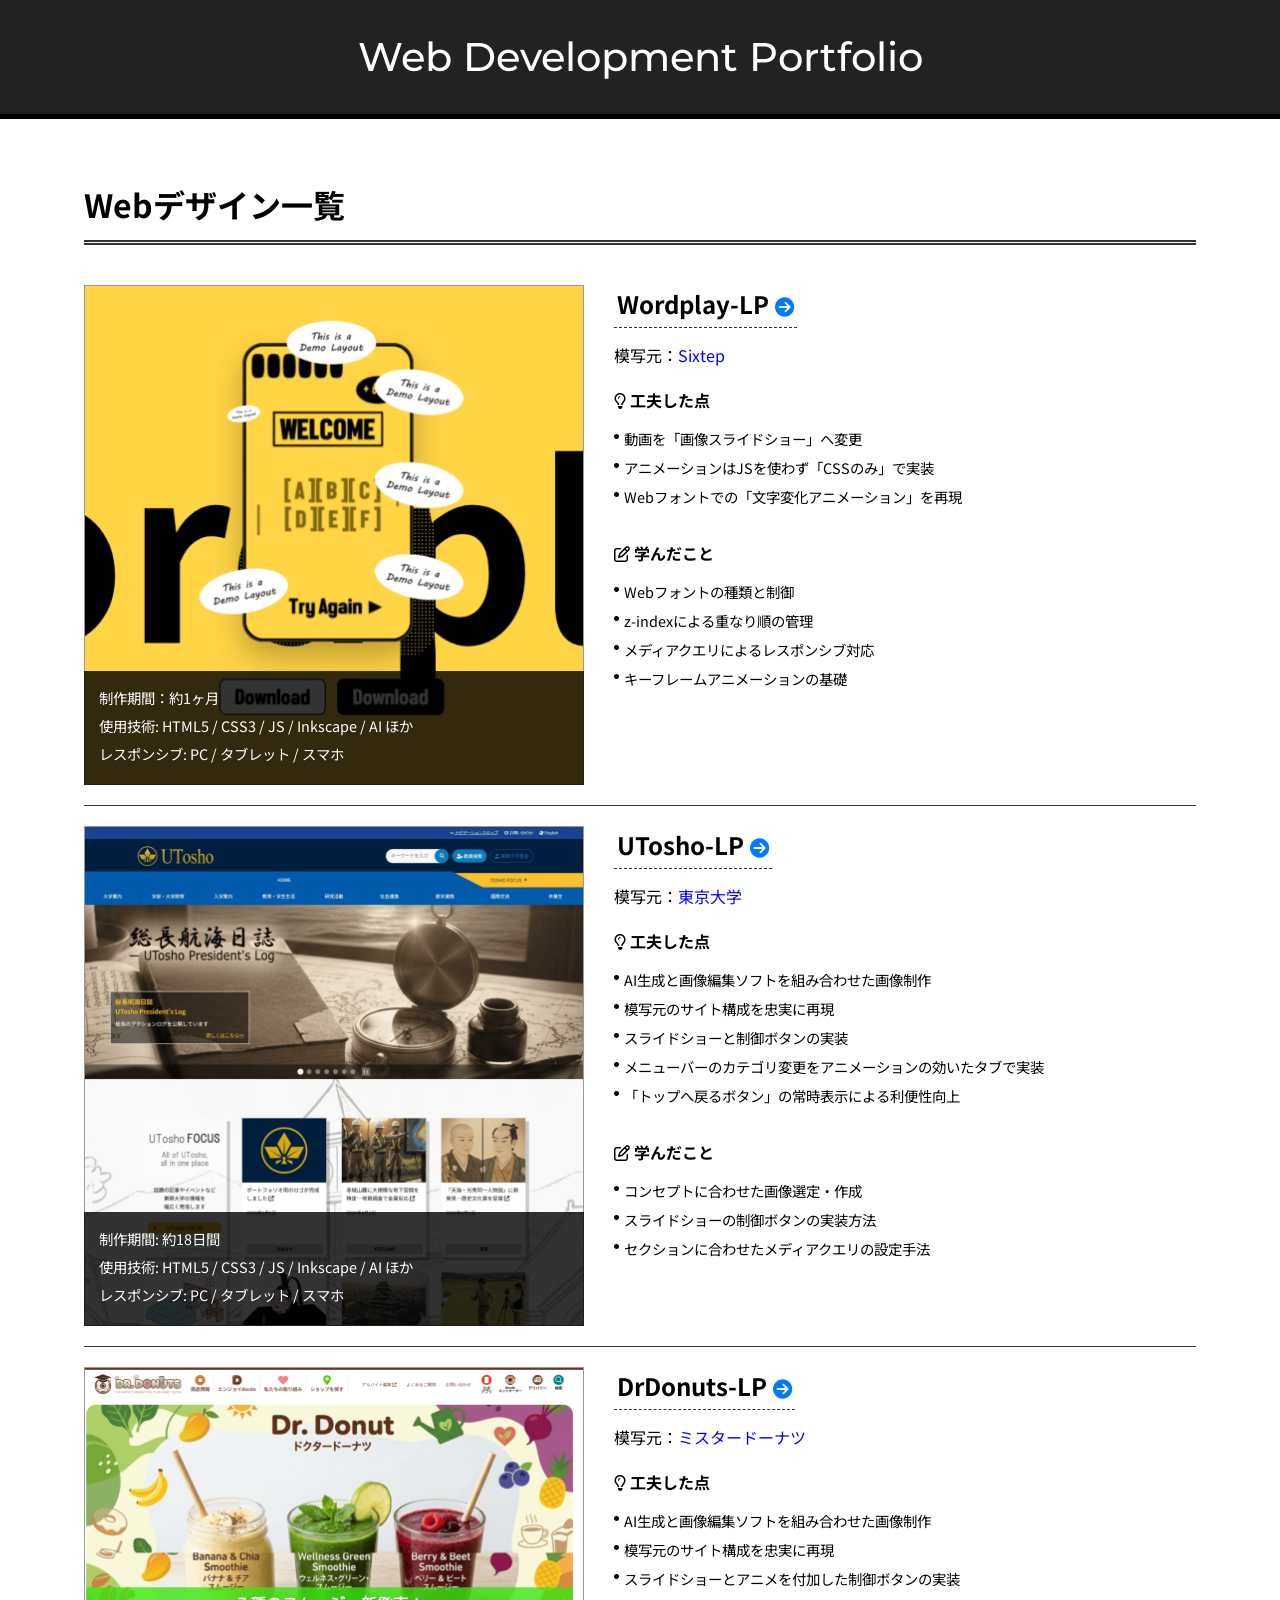
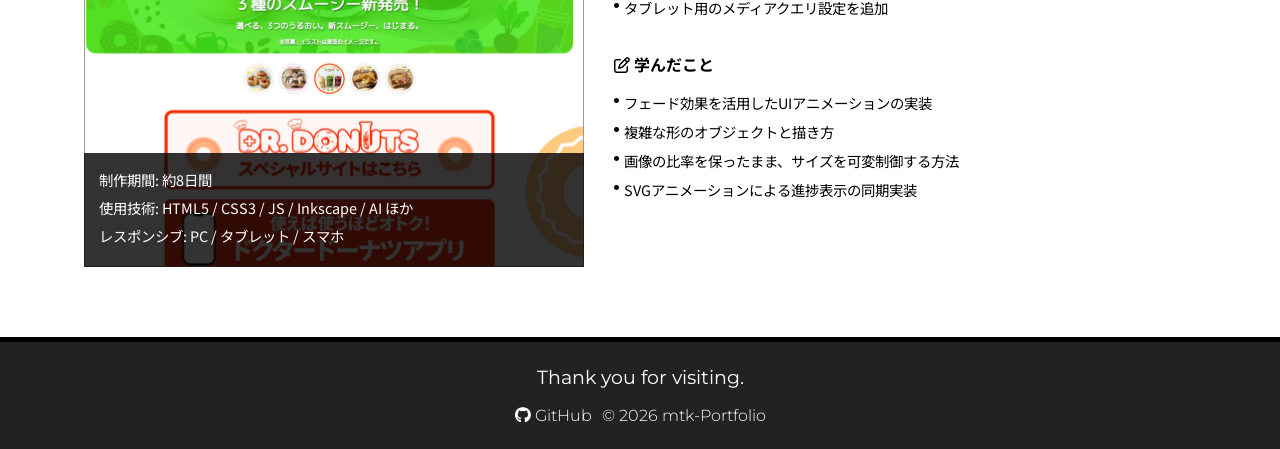
<file: index.html>
<!DOCTYPE html>
<html lang="ja">
<head>
  <meta charset="UTF-8" />
  <meta name="viewport" content="width=device-width, initial-scale=1.0" />
  <title>ポートフォリオ</title>
  <link rel="stylesheet" href="style.css">
  <!-- 
    <link rel="icon" type="image/png" href="img/favicon.png" sizes="180x180">
    <link rel="apple-touch-icon" href="img/favicon.png">
   -->
  <link rel="stylesheet" href="https://cdnjs.cloudflare.com/ajax/libs/font-awesome/6.5.1/css/all.min.css">
  <link href="https://fonts.googleapis.com/css2?family=Noto+Sans+JP:wght@100..900&display=swap" rel="stylesheet">
  <link href="https://fonts.googleapis.com/css2?family=Montserrat:wght@400;700&display=swap" rel="stylesheet">
</head>
<body>

  <header>
    <div class="header-inner">
      <h1 class="logo">Web Development Portfolio</h1>
    </div>
  </header>

  <main>
    <section  class="web-design">
      <h2>Webデザイン一覧</h2>
      <div class="web-design-container">
        <ul>


          <!-- 01．Wordplay-LP -->
          <li class="web-design-list">
            <div class="web-design-img-wrap">
              <a href="./lp01_wordplay/index.html">
                <img src="img/Wordplay-LP.png" alt="lp01_wordplay">
                <div class="web-design-info">
                  <p>制作期間：約1ヶ月</p>
                  <p>使用技術: HTML5 / CSS3 / JS / Inkscape / AI ほか</p>
                  <p>レスポンシブ: PC / タブレット / スマホ</p>
                </div>
              </a>
            </div>
            <div class="web-design-desc">
              <a href="./lp01_wordplay/index.html"><h3>Wordplay-LP</h3></a>
              <p>模写元：<a href="https://sixtep.com/" target="_blank" rel="noopener noreferrer" class="model-site">Sixtep</a></p>
              <h4><i class="far fa-lightbulb"></i>&nbsp;工夫した点</h4>
              <ul>
                <li>動画を「画像スライドショー」へ変更</li>
                <li>アニメーションはJSを使わず「CSSのみ」で実装</li>
                <li>Webフォントでの「文字変化アニメーション」を再現</li>
              </ul>
              <h4><i class="far fa-edit"></i>&nbsp;学んだこと</h4>
              <ul>
                <li>Webフォントの種類と制御</li>
                <li>z-indexによる重なり順の管理</li>
                <li>メディアクエリによるレスポンシブ対応</li>
                <li>キーフレームアニメーションの基礎</li>
              </ul>
            </div>
          </li>

        
          <!-- 02．UTosho-LP -->
          <li class="web-design-list">
            <div class="web-design-img-wrap">
              <a href="./lp02_UTosho/index.html">
                <img src="img/UTosho-LP.png" alt="lp02_UTosho">
                <div class="web-design-info">
                  <p>制作期間: 約18日間</p>
                  <p>使用技術: HTML5 / CSS3 / JS / Inkscape / AI ほか</p>
                  <p>レスポンシブ: PC / タブレット / スマホ</p>
                </div>
              </a>
            </div>
            <div class="web-design-desc">
              <a href="./lp02_UTosho/index.html"><h3>UTosho-LP</h3></a>
              <p>模写元：<a href="https://www.u-tokyo.ac.jp/" target="_blank" rel="noopener noreferrer" class="model-site">東京大学</a></p>
              <h4><i class="far fa-lightbulb"></i>&nbsp;工夫した点</h4>
              <ul>
                <li>AI生成と画像編集ソフトを組み合わせた画像制作</li>
                <li>模写元のサイト構成を忠実に再現</li>
                <li>スライドショーと制御ボタンの実装</li>
                <li>メニューバーのカテゴリ変更をアニメーションの効いたタブで実装</li>
                <li>「トップへ戻るボタン」の常時表示による利便性向上</li>
              </ul>
              <h4><i class="far fa-edit"></i>&nbsp;学んだこと</h4>
              <ul>
                <li>コンセプトに合わせた画像選定・作成</li>
                <li>スライドショーの制御ボタンの実装方法</li>
                <li>セクションに合わせたメディアクエリの設定手法</li>
              </ul>
            </div>
          </li>


          <!-- 03．DrDonuts-LP -->
          <li class="web-design-list">
            <div class="web-design-img-wrap">
              <a href="./lp03_DrDonuts/index.html">
                <img src="img/DrDonuts-LP.png" alt="lp03_DrDonuts">
                <div class="web-design-info">
                  <p>制作期間: 約8日間</p>
                  <p>使用技術: HTML5 / CSS3 / JS / Inkscape / AI ほか</p>
                  <p>レスポンシブ: PC / タブレット / スマホ</p>
                </div>
              </a>
            </div>
            <div class="web-design-desc">
              <a href="./lp03_DrDonuts/index.html"><h3>DrDonuts-LP</h3></a>
              <p>模写元：<a href="https://www.misterdonut.jp/" target="_blank" rel="noopener noreferrer" class="model-site">ミスタードーナツ</a></p>
              <h4><i class="far fa-lightbulb"></i>&nbsp;工夫した点</h4>
              <ul>
                <li>AI生成と画像編集ソフトを組み合わせた画像制作</li>
                <li>模写元のサイト構成を忠実に再現</li>
                <li>スライドショーとアニメを付加した制御ボタンの実装</li>
                <li>タブレット用のメディアクエリ設定を追加</li>
              </ul>
              <h4><i class="far fa-edit"></i>&nbsp;学んだこと</h4>
              <ul>
                <li>フェード効果を活用したUIアニメーションの実装</li>
                <li>複雑な形のオブジェクトと描き方</li>
                <li>画像の比率を保ったまま、サイズを可変制御する方法</li>
                <li>SVGアニメーションによる進捗表示の同期実装</li>
              </ul>
            </div>
          </li>

          
        </ul>
      </div>
    </section>
  </main>

  <footer>
    <div class="footer-inner">
      <p class="footer-msg">Thank you for visiting.</p>
      <div class="footer-links">
        <a href="https://github.com/mtk-portfolio" target="_blank" rel="noopener noreferrer">
          <i class="fab fa-github"></i> GitHub
        </a>
        <p class="copyright">&copy; 2026 mtk-Portfolio</p>
      </div>
    </div>
  </footer>

  <!-- トップに戻るボタン -->
   <div id="page-top" class="page-top">
    <a href="#"><i class="fa-solid fa-chevron-up"></i></a>
  </div>

  <script>
    // トップに戻るボタン
    const pageTopBtn = document.getElementById('page-top');
    window.addEventListener('scroll', () => {
      if (window.scrollY > 300) { // 300pxスクロールしたら表示
        pageTopBtn.classList.add('is-show');
      } else {
        pageTopBtn.classList.remove('is-show');
      }
    });
    // スムーズに上に戻る（今のブラウザならこれだけでOK）
    pageTopBtn.addEventListener('click', (e) => {
      e.preventDefault();
      window.scrollTo({
        top: 0,
        behavior: 'smooth'
      });
    });
  </script>
</body>
</html>
</file>
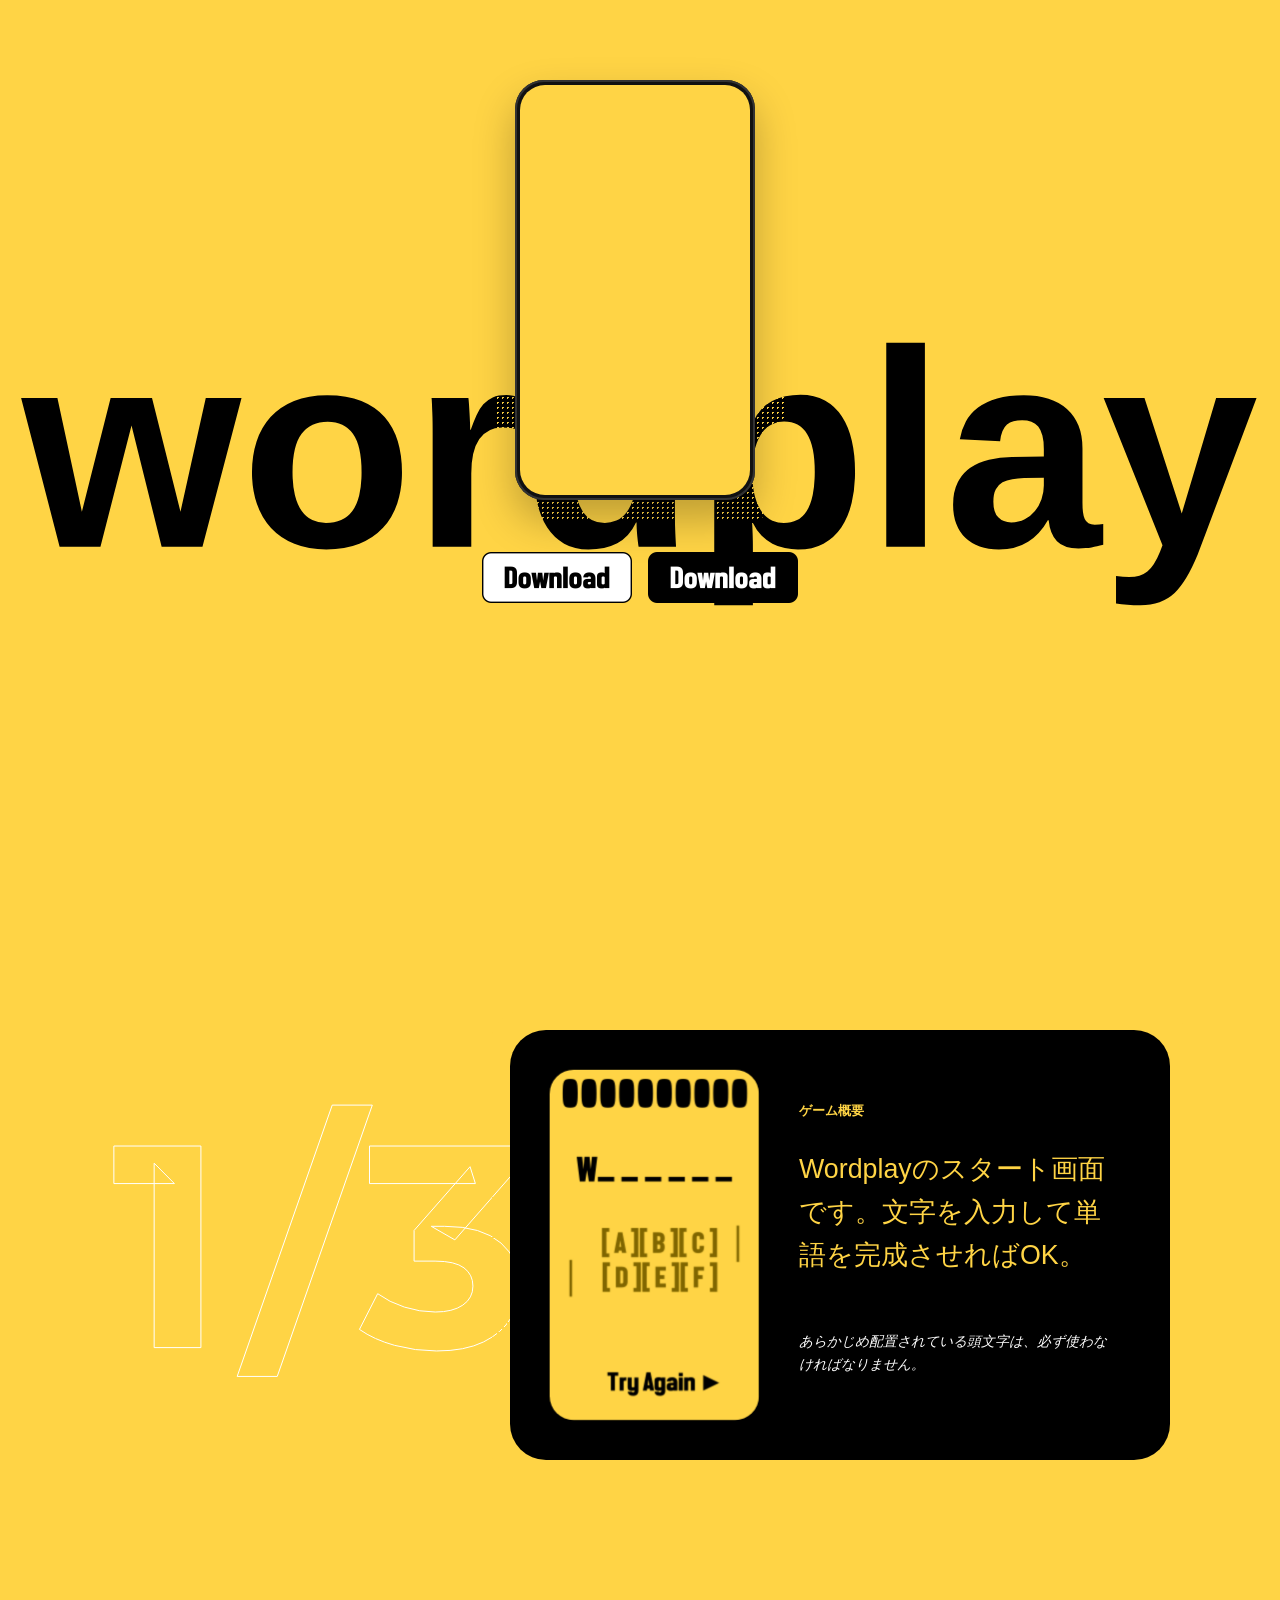
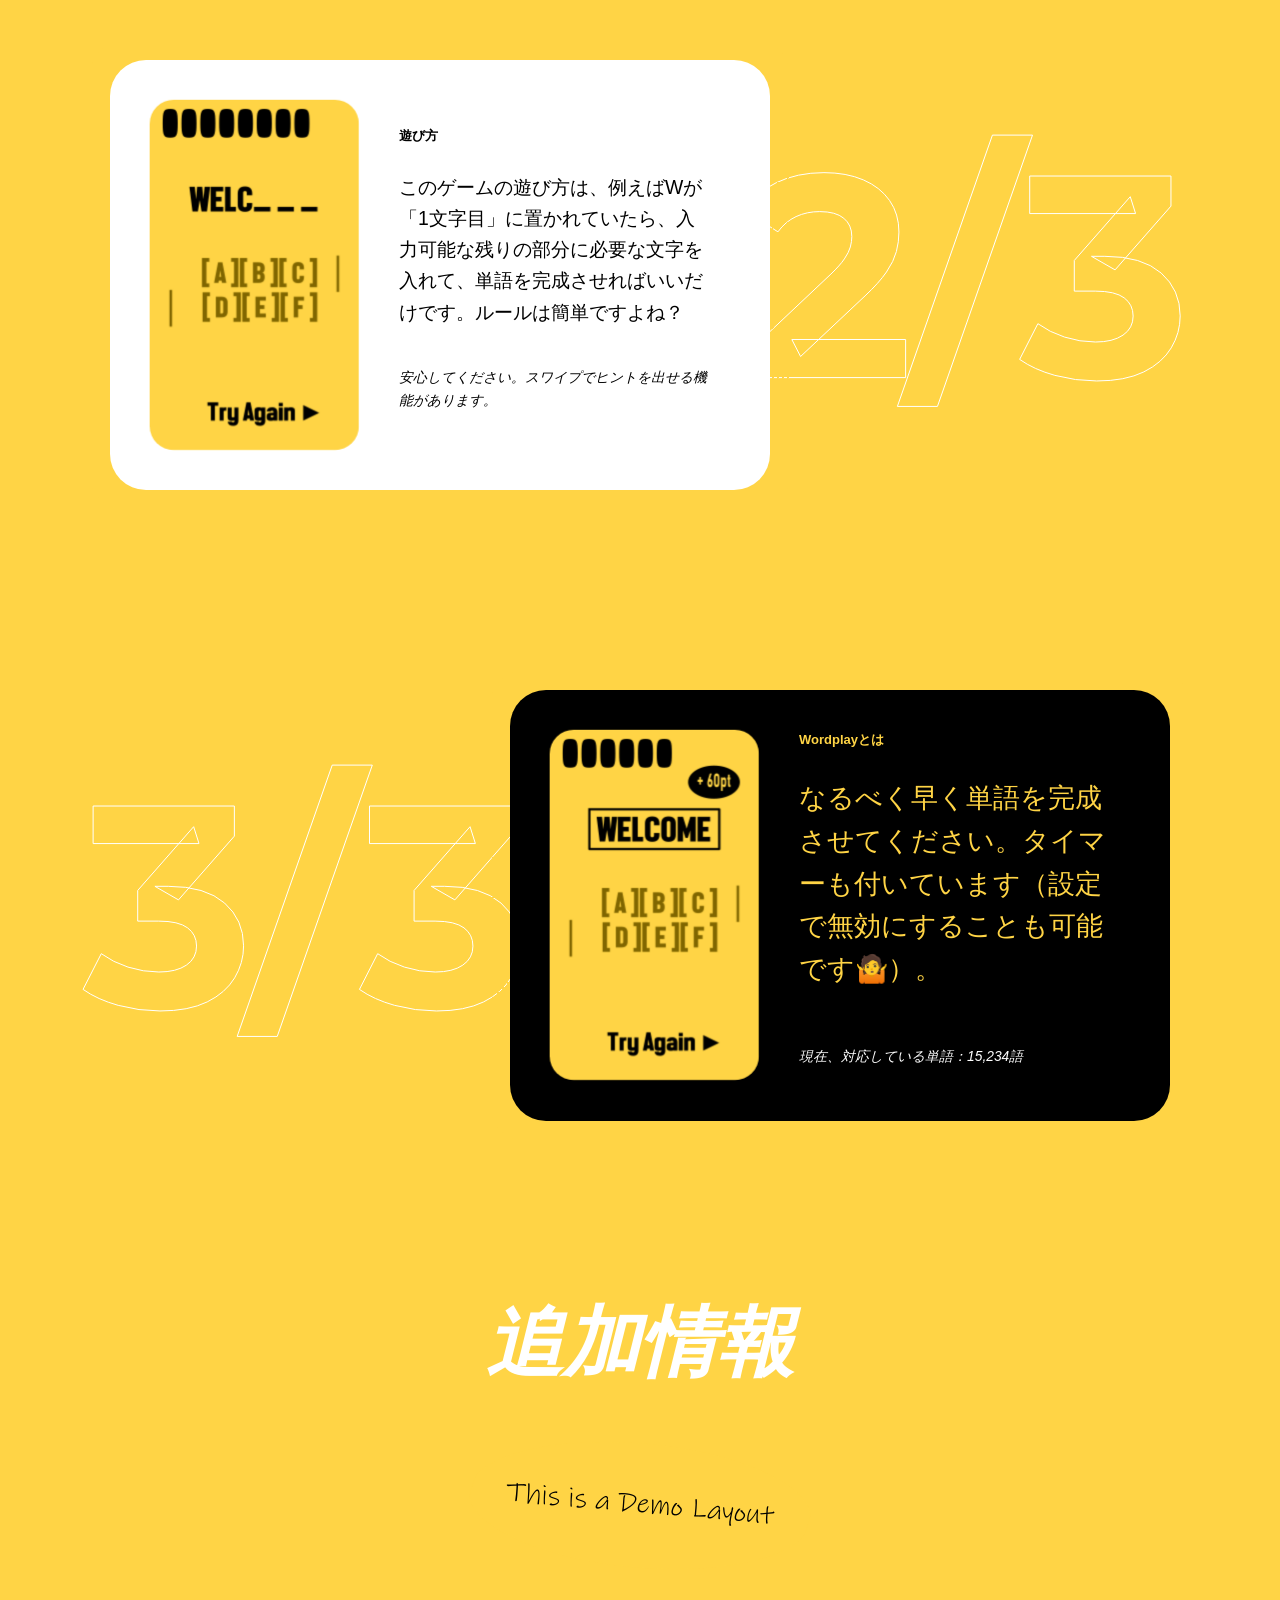
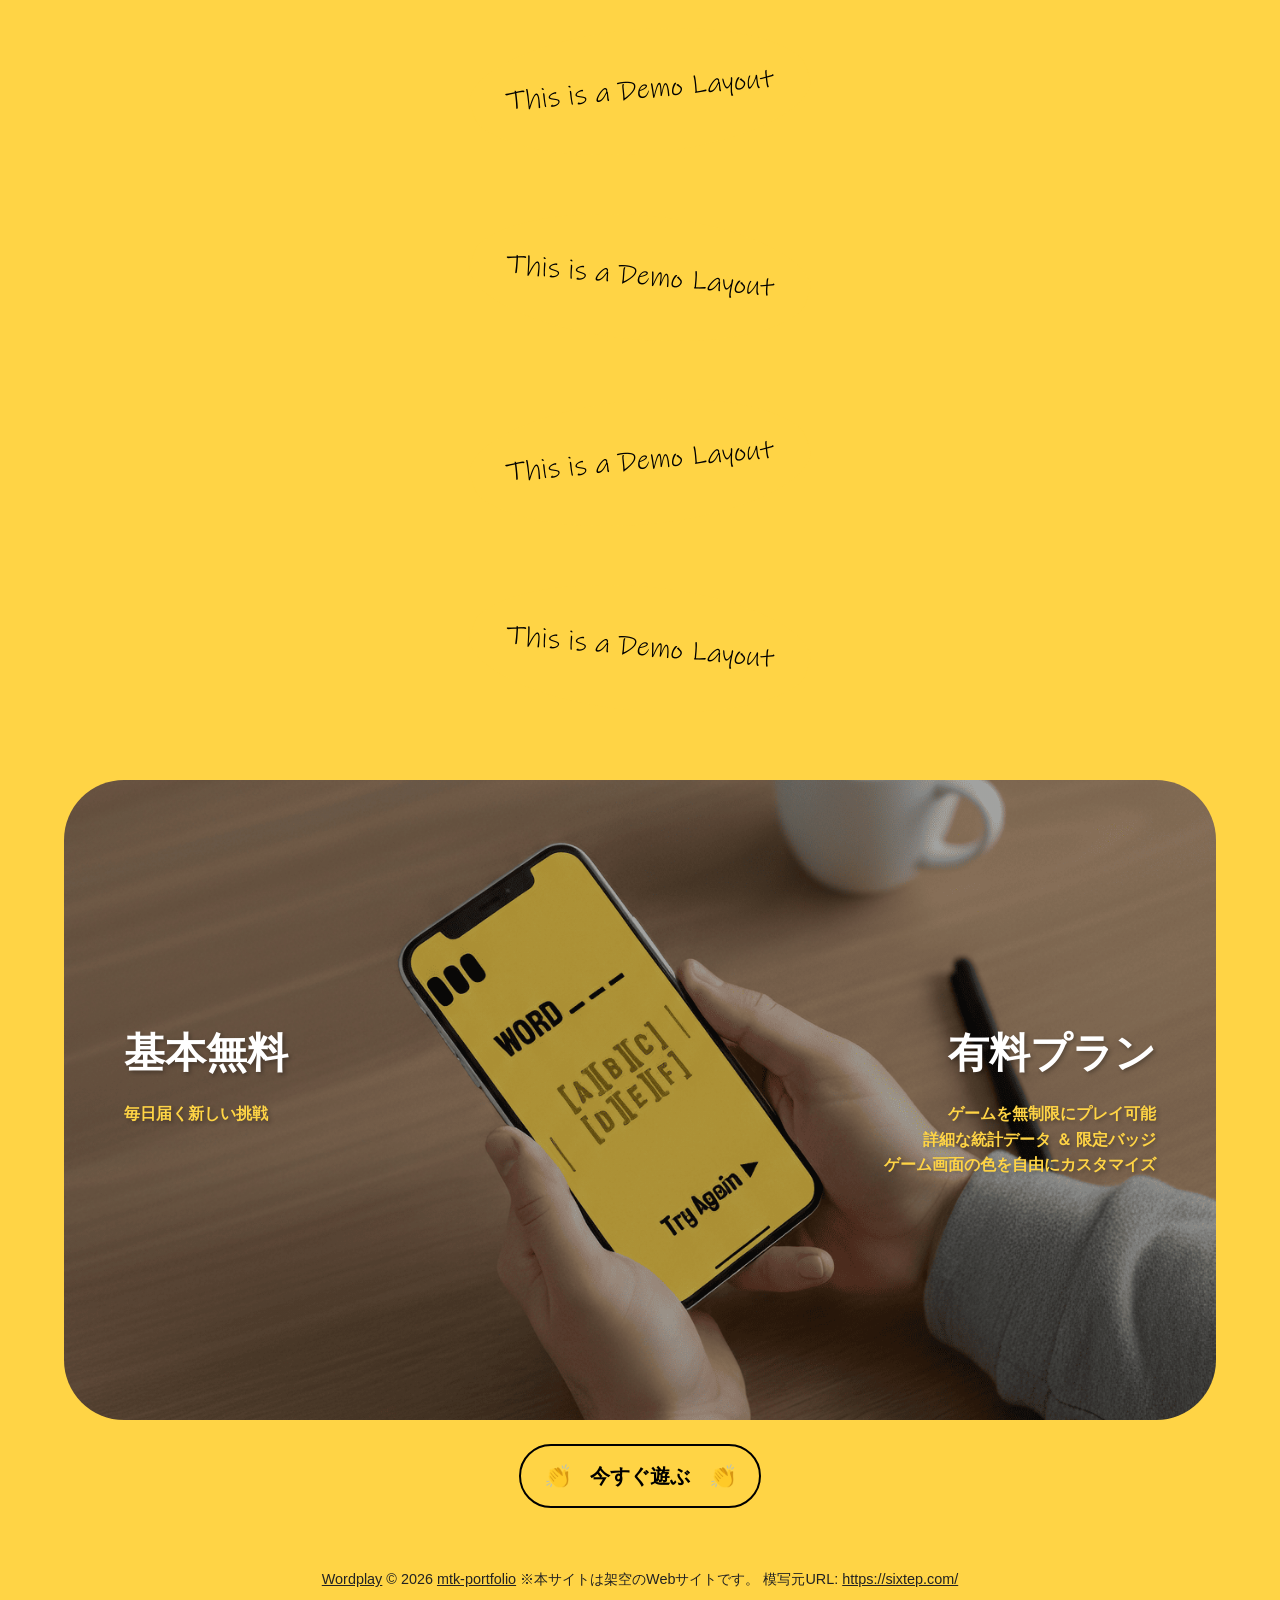
<file: lp01_wordplay/index.html>
<!DOCTYPE html>
<html lang="ja">
<head>
  <meta charset="UTF-8">
  <meta name="viewport" content="width=device-width, initial-scale=1.0">
  <title>Wordplay｜6文字の単語を完成させるシンプルなパズルゲーム</title>
  <link rel="stylesheet" href="style.css?v=20260120">
  <link rel="icon" type="image/png" href="img/favicon.png" sizes="180x180">
  <link rel="apple-touch-icon" href="img/favicon.png">
  <link rel="preconnect" href="https://fonts.googleapis.com">
  <link rel="preconnect" href="https://fonts.gstatic.com" crossorigin>
  <link href="https://fonts.googleapis.com/css2?family=Montserrat:wght@100..900&display=swap" rel="stylesheet">
</head>
<body>

<!-- ファーストビュー
タイトル：Wordplay
サブコピー：6文字の単語を完成させるシンプルなパズルゲーム
説明文
CTA：今すぐ遊ぶ
  -->
<h1 class="hero-title">wordplay</h1> <!-- 背景文字 -->
<header class="hero fade-in-target">
  <!-- スマホ型エリア -->
  <div class="phone-bg">
    <div class="phone-mock">
      <div class="phone-screen">
        <!-- スマホ画面のスライダー -->
        <div class="slider">
          <img src="img/DummyScreen00.png" alt="Demo 1">
          <img src="img/DummyScreen01.png" alt="Demo 2">
          <img src="img/DummyScreen02.png" alt="Demo 3">
          <img src="img/DummyScreen03.png" alt="Demo 4">
          <img src="img/DummyScreen04.png" alt="Demo 5">
          <img src="img/DummyScreen05.png" alt="Demo 6">
          <img src="img/DummyScreen06.png" alt="Demo 7">
          <img src="img/DummyScreen07.png" alt="Demo 8">
          <img src="img/DummyScreen08.png" alt="Demo 9">
        </div>
      </div>
      
      <!-- スマホ画面の吹き出し -->
      <div class="speech-bubble-top"><img src="img/DemoBubble.png" alt="DemoBubble 1"></div>
      <div class="speech-bubble-leftup"><img src="img/DemoBubble.png" alt="DemoBubble 2"></div>
      <div class="speech-bubble-leftdown"><img src="img/DemoBubble.png" alt="DemoBubble 3"></div>
      <div class="speech-bubble-rightup"><img src="img/DemoBubble.png" alt="DemoBubble 4"></div>
      <div class="speech-bubble-rightmiddle"><img src="img/DemoBubble.png" alt="DemoBubble 5"></div>
      <div class="speech-bubble-rightdown"><img src="img/DemoBubble.png" alt="DemoBubble 6"></div>
    </div>
  </div>
  <!-- ボタンエリア -->
  <div class="store-buttons">
    <a href="#" class="store-btn">
      <img src="img/Download1.png" alt="Download on the App Store">
    </a>
    <a href="#" class="store-btn">
      <img src="img/Download2.png" alt="Get it on Google Play">
    </a>
  </div>
</header>

<!-- 概要
ゲーム概要
  6文字
  単語
  毎日1問
詳細なルールはまだ書かない
-->
<section class="summary">
  <div class="section-inner">
    <div class="summary-row">
      
      <!-- 進捗ステップ -->
      <div class="section-step-left">
        <p><span class="pulse-number">1</span>/3</p>
      </div>

      <!-- テキスト側 -->
      <div class="section-desc-wrap">
        <div class="section-desc-black reveal-swing-left">
          <img src="img/DummyScreen01.png" alt="Download on the App Store">
          <div class="text-area-black">
          <h2>ゲーム概要</h2>
          <p class="text-main-black">
            Wordplayのスタート画面です。文字を入力して単語を完成させればOK。
          </p>

          <p class="text-sub-black">
            あらかじめ配置されている頭文字は、必ず使わなければなりません。
          </p>
          </div>
        </div>
      </div>

    </div>
  </div>

</section>

<!-- 遊び方
ステップ3〜4個
文字を見る
単語を考える
完成させる
-->
<section class="how-to-play">
  <div class="section-inner">
    <div class="how-to-play-row">
      
      <!-- テキスト側 -->
      <div class="section-desc-wrap">
        <div class="section-desc-white reveal-swing-right">
          <img src="img/DummyScreen04.png" alt="Download on the App Store">
          <div class="text-area-white">
            <h2>遊び方</h2>
            <p class="text-main-white">このゲームの遊び方は、例えばWが「1文字目」に置かれていたら、入力可能な残りの部分に必要な文字を入れて、単語を完成させればいいだけです。ルールは簡単ですよね？</p>
            <p class="text-sub-white">安心してください。スワイプでヒントを出せる機能があります。</p>
          </div>
        </div>
      </div>

      <!-- 進捗ステップ -->
      <div class="section-step-right">
        <p><span class="pulse-number">2</span>/3</p>
      </div>

    </div>
  </div>

</section>

<section class="features">
  <!-- 特徴
  特徴3つ
    シンプル
    短時間
    毎日挑戦できる
  -->
  <div class="section-inner">
    <div class="summary-row">
      
      <!-- 進捗ステップ -->
      <div class="section-step-left">
        <p><span class="pulse-number">3</span>/3</p>
      </div>

      <!-- テキスト側 -->
      <div class="section-desc-wrap">
        <div class="section-desc-black reveal-swing-left">
          <img src="img/DummyScreen08.png" alt="Download on the App Store">
          <div class="text-area-black">
          <h2>Wordplayとは</h2>
          <p class="text-main-black">
            なるべく早く単語を完成させてください。タイマーも付いています（設定で無効にすることも可能です🤷）。
          </p>
          <p class="text-sub-black">
            現在、対応している単語：15,234語
          </p>
          </div>
        </div>
      </div>

    </div>
  </div>
</section>


<!-- 追加情報-->
<section class="also">
  <h2 class="reveal">追加情報</h2>
  <div class="also-container">
    <div class="reveal"><img src="img/DummyMessageR.png" alt="追加情報1"></div>
    <div class="reveal"><img src="img/DummyMessageL.png" alt="追加情報2"></div>
    <div class="reveal"><img src="img/DummyMessageR.png" alt="追加情報3"></div>
    <div class="reveal"><img src="img/DummyMessageL.png" alt="追加情報4"></div>
    <div class="reveal"><img src="img/DummyMessageR.png" alt="追加情報5"></div>
  </div>
</section>

<!-- フライヤー -->
<section class="flyer-section">
  <div class="flyer-background"></div>
  <div class="flyer-overlay">
    <div class="flyer-text-free">
      <h2>基本無料</h3>
      <p>毎日届く新しい挑戦</p>
    </div>
    <div class="flyer-text-pro">
      <h2>有料プラン</h3>
      <p>
        ゲームを無制限にプレイ可能<br>
        詳細な統計データ ＆ 限定バッジ<br>
        ゲーム画面の色を自由にカスタマイズ<br>
      </p>
    </div>
  </div>
</section>

<!-- 再CTA
「今すぐ遊ぶ」
  1ボタンでOK
-->
<section class="cta">
  <a href="#">👏　今すぐ遊ぶ　👏</a>
</section>

<!-- フッター
Wordplay
© 2026
※ポートフォリオ用／架空サイト
-->
<footer>
  <div class="footer-container">
    <p>
      <a href="#">Wordplay</a> &copy; 2026 <a href="https://mtk-portfolio.github.io/portfolio/">mtk-portfolio</a>
       ※本サイトは架空のWebサイトです。 模写元URL: <a href="https://sixtep.com/" target="_blank" rel="noopener">https://sixtep.com/</a>
    </p>
  </div>
</footer>

<script>
  // --- ホバーアニメ ----------------------------------------------------------------------------------
  
  // 全てのターゲット要素を取得
  const tiltCards = document.querySelectorAll('.section-desc-black, .section-desc-white');
  
  tiltCards.forEach((card) => {
    card.addEventListener('mousemove', (e) => {
      const rect = card.getBoundingClientRect();
      const x = e.clientX - rect.left;
      const y = e.clientY - rect.top;

      const width = rect.width;
      const height = rect.height;
      
      // 手前に吸い付く計算（反転設定）
      const xRotation = ((y - height / 2) / height) * -20; 
      const yRotation = ((x - width / 2) / width) * 20;
      
      card.style.setProperty('--rx', `${xRotation}deg`);
      card.style.setProperty('--ry', `${yRotation}deg`);
    });
    
    card.addEventListener('mouseleave', () => {
      // 離れたらそのカードの角度をリセット
      card.style.setProperty('--rx', '0deg');
      card.style.setProperty('--ry', '0deg');
    });
  });

  // --- 振子表示アニメ ----------------------------------------------------------------------------------

  document.addEventListener('DOMContentLoaded', () => {
    const observer = new IntersectionObserver((entries) => {
      entries.forEach(entry => {
        if (entry.isIntersecting) {
          // 画面に入ったら「show」クラスを付ける（これでアニメが発動する）
          entry.target.classList.add('show');
          observer.unobserve(entry.target);
        }
      });
    }, { threshold: 0.2 }); // 20%見えたら発動

    // 「reveal」で始まるクラスを全部まとめて監視！
    document.querySelectorAll('[class*="reveal"]').forEach(el => observer.observe(el));
  });

  // --- 遅延表示アニメ ----------------------------------------------------------------------------------

  document.addEventListener('DOMContentLoaded', () => {
    const observer = new IntersectionObserver((entries) => {
      entries.forEach(entry => {
        // 要素が画面に入ったら
        if (entry.isIntersecting) {
          entry.target.classList.add('show'); // クラスを付与
          // 一度表示したら監視を止める場合（初見時のみにする）
          observer.unobserve(entry.target);
        }
      });
    }, {
      threshold: 0.1 // 10% くらい見えたら実行
    });

    // 「reveal」クラスがついた要素をすべて監視対象にする
    document.querySelectorAll('.reveal').forEach(el => observer.observe(el));
  });
</script>
</body>
</html>
</file>
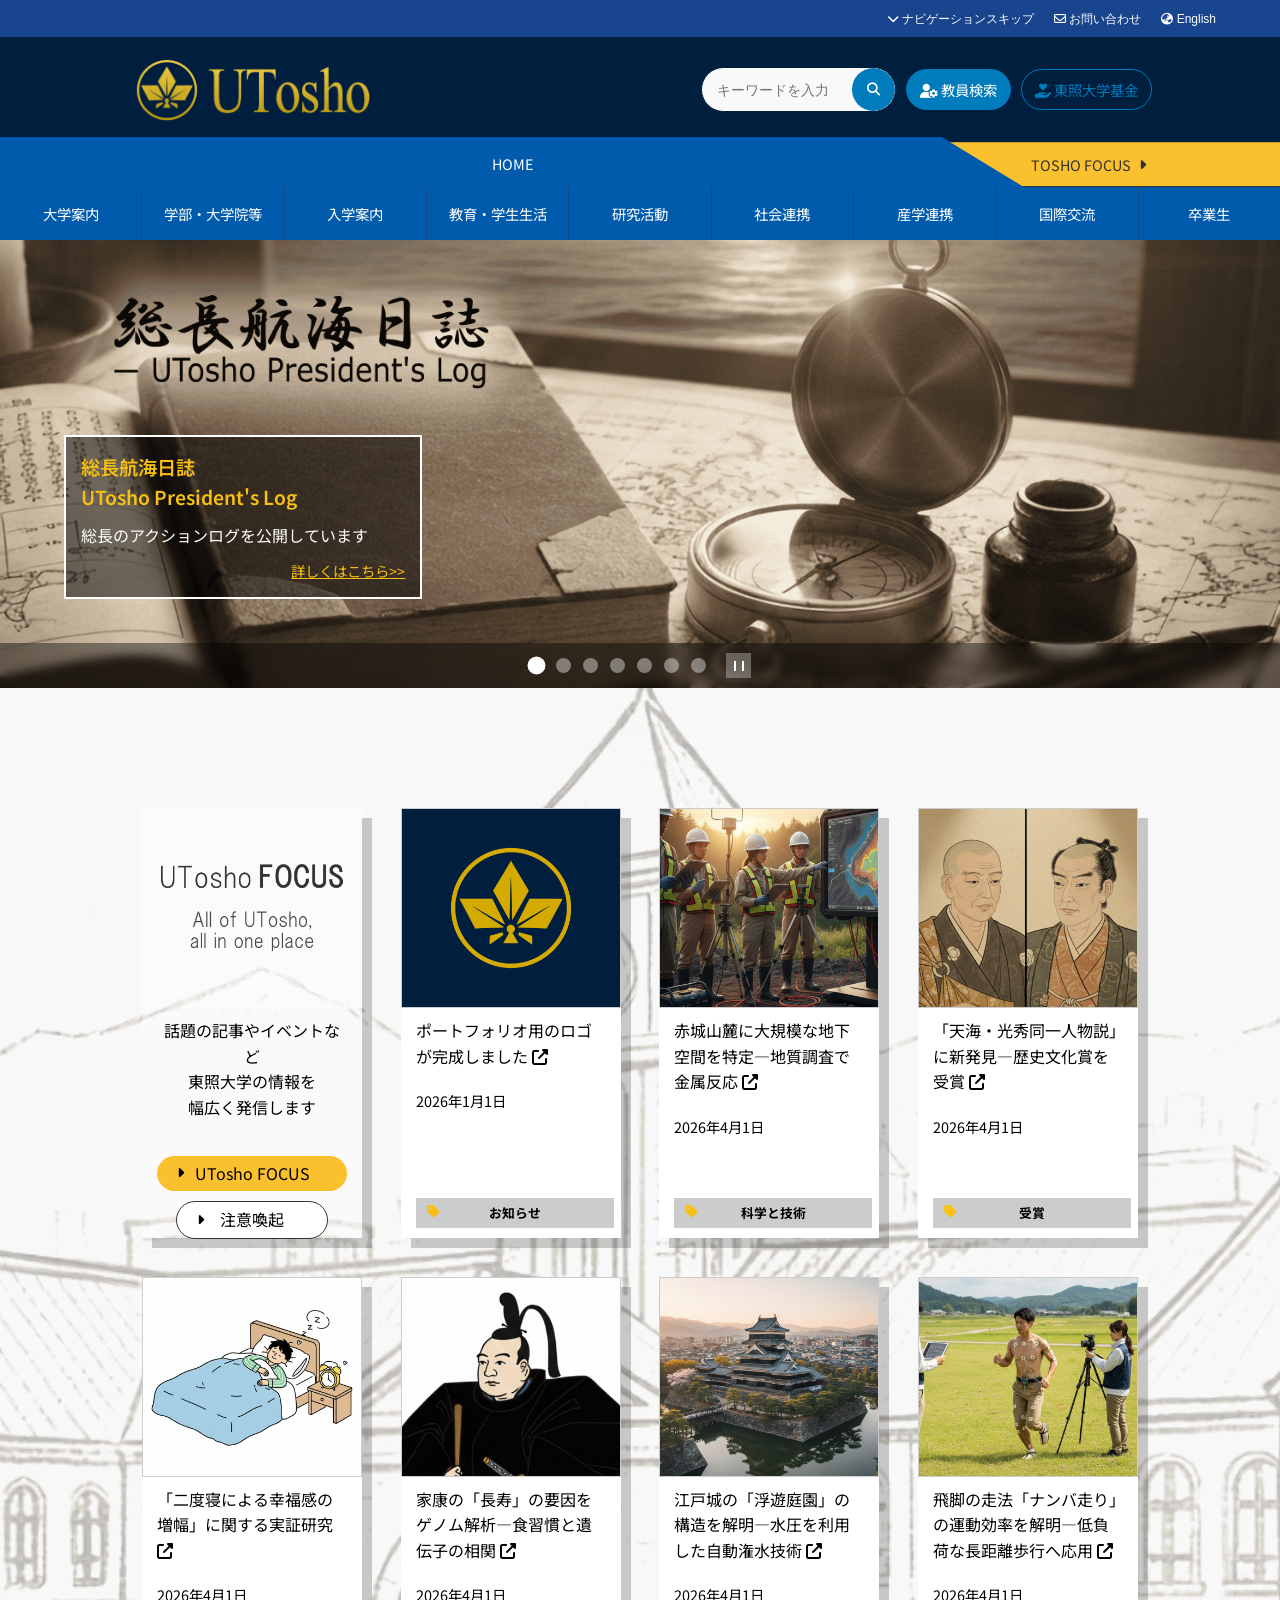
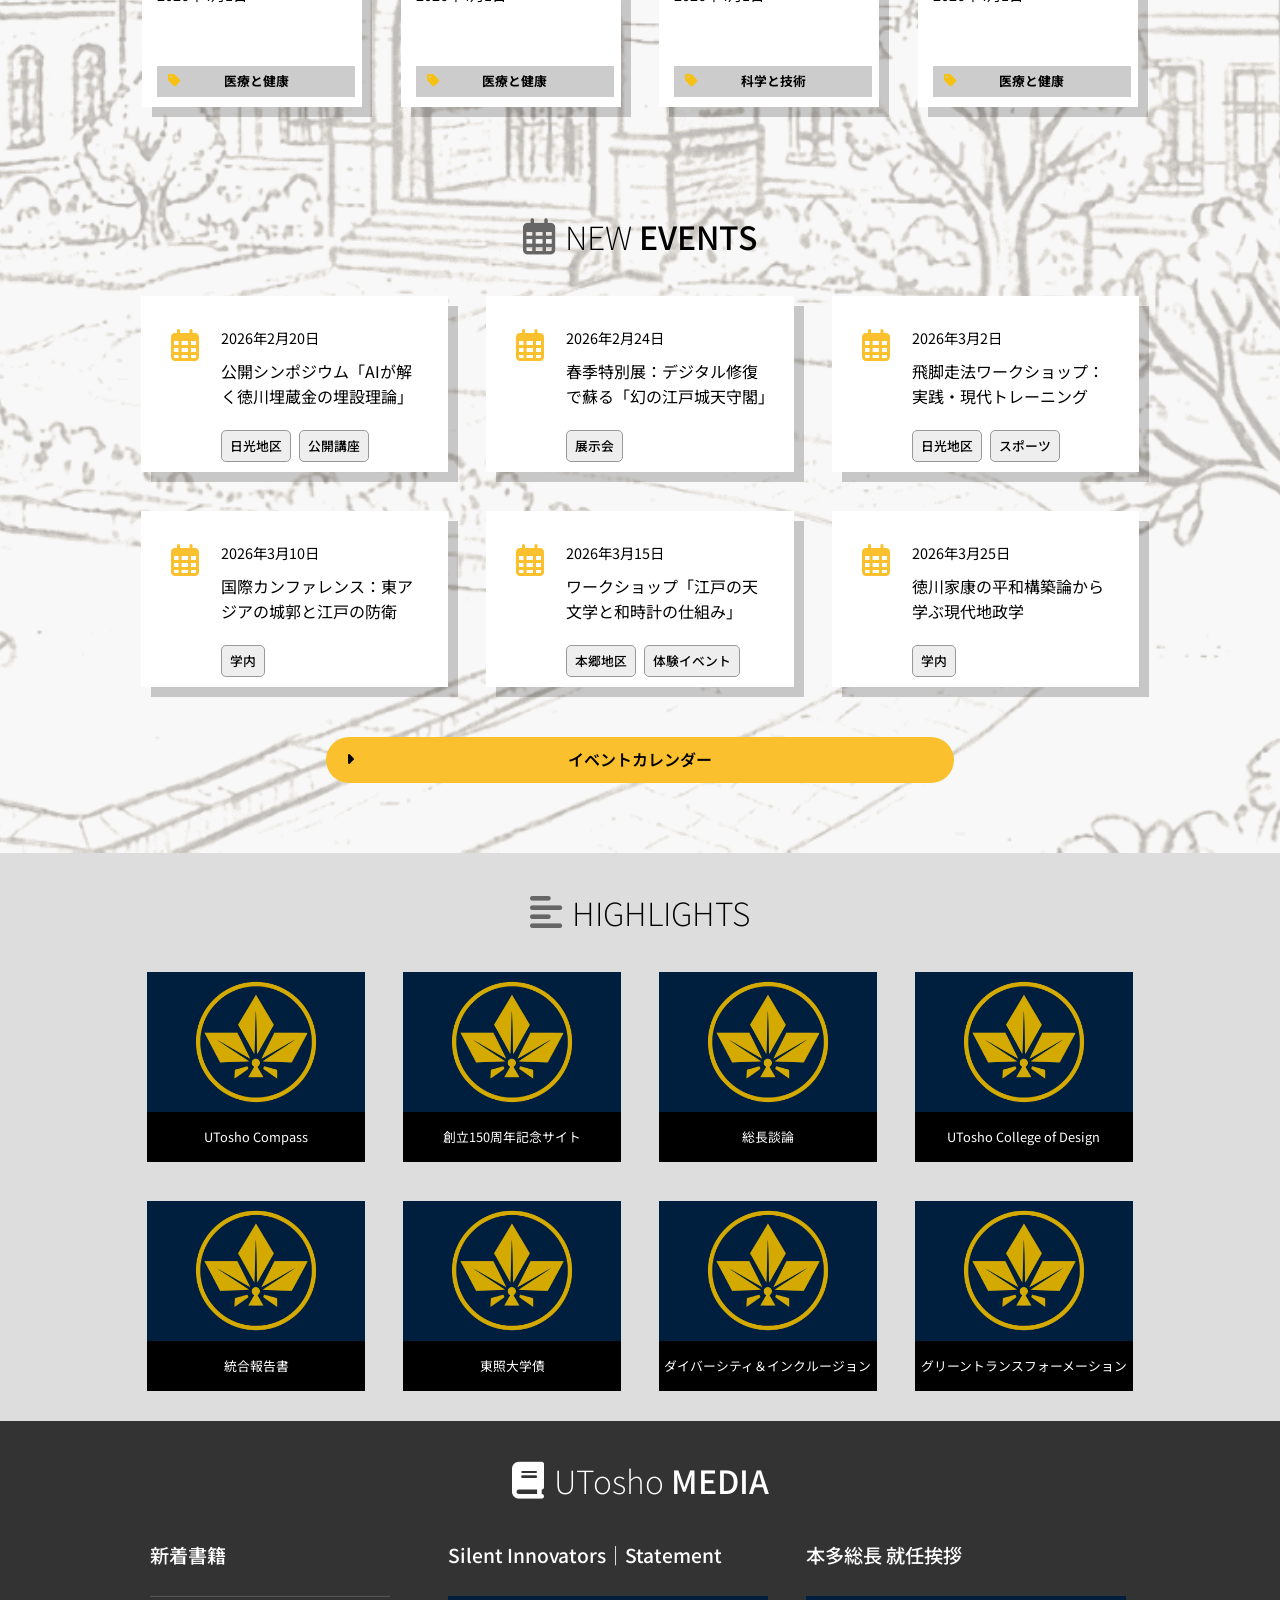
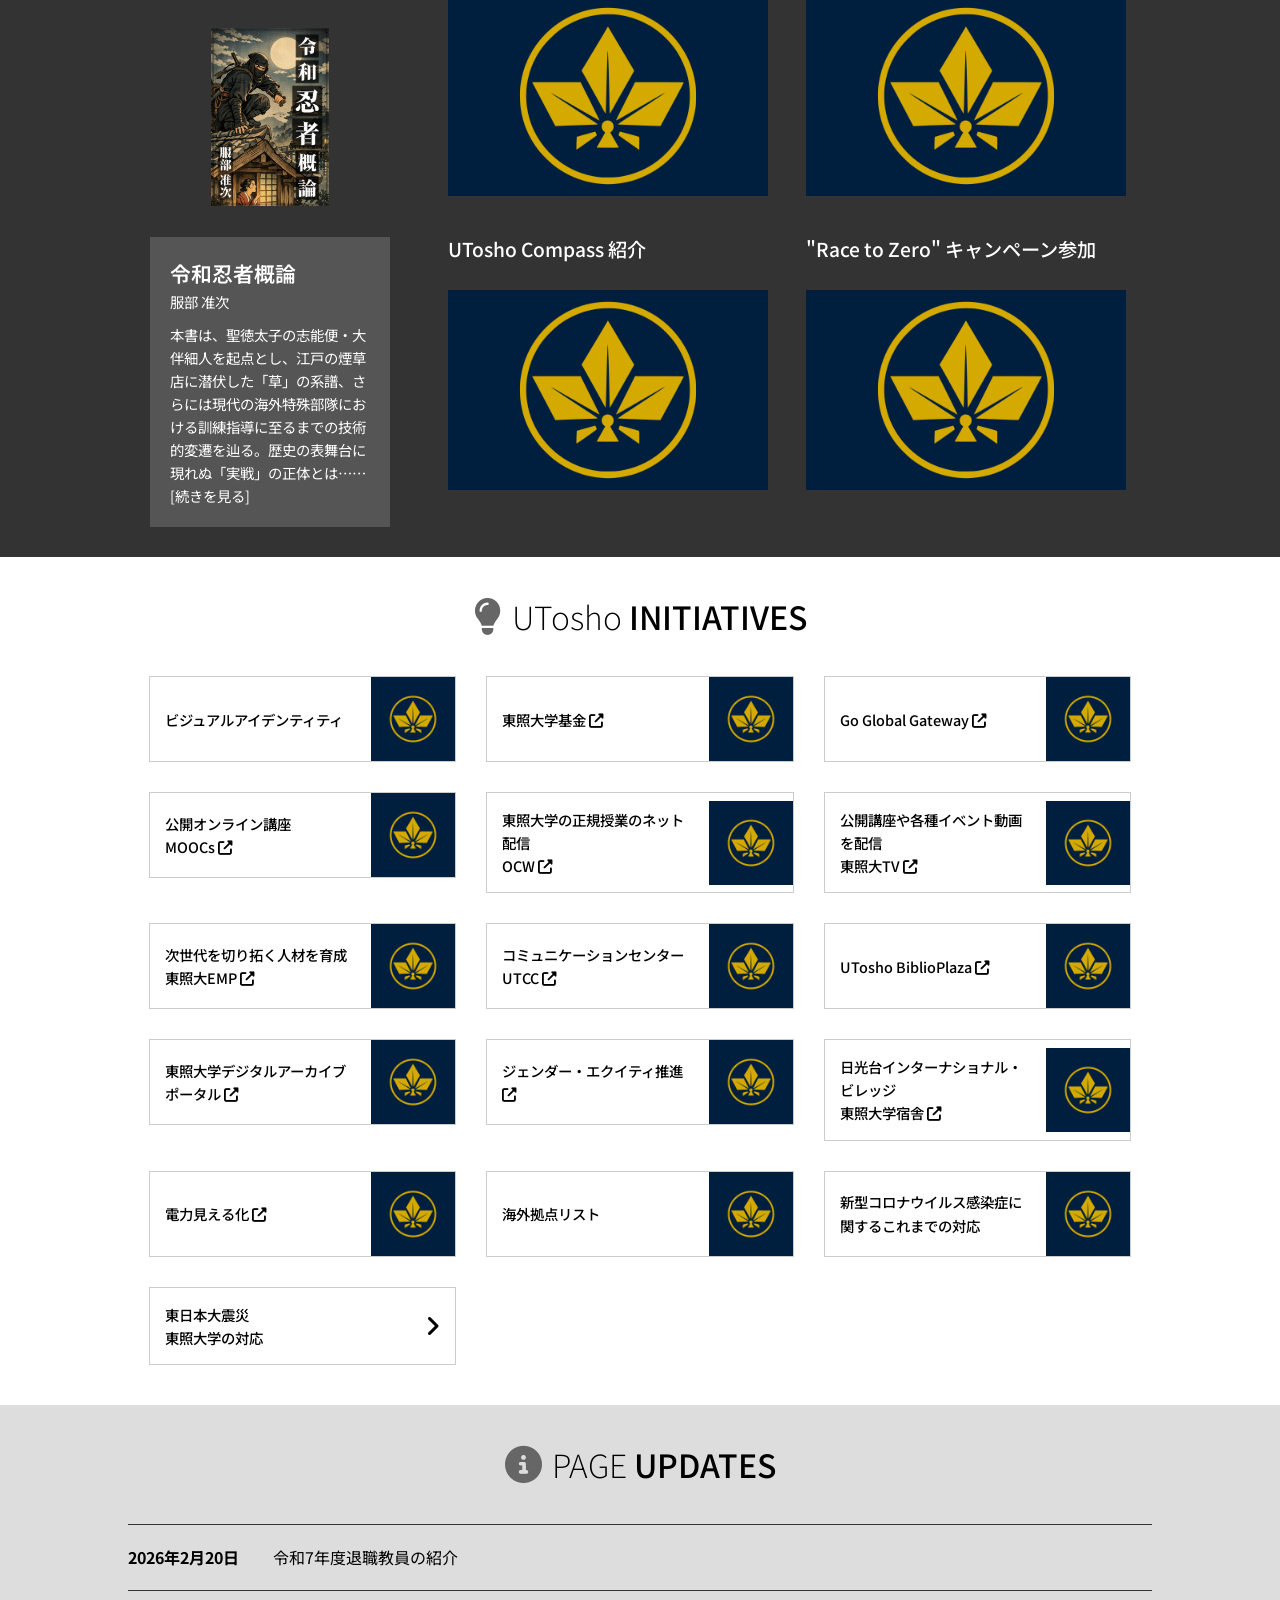
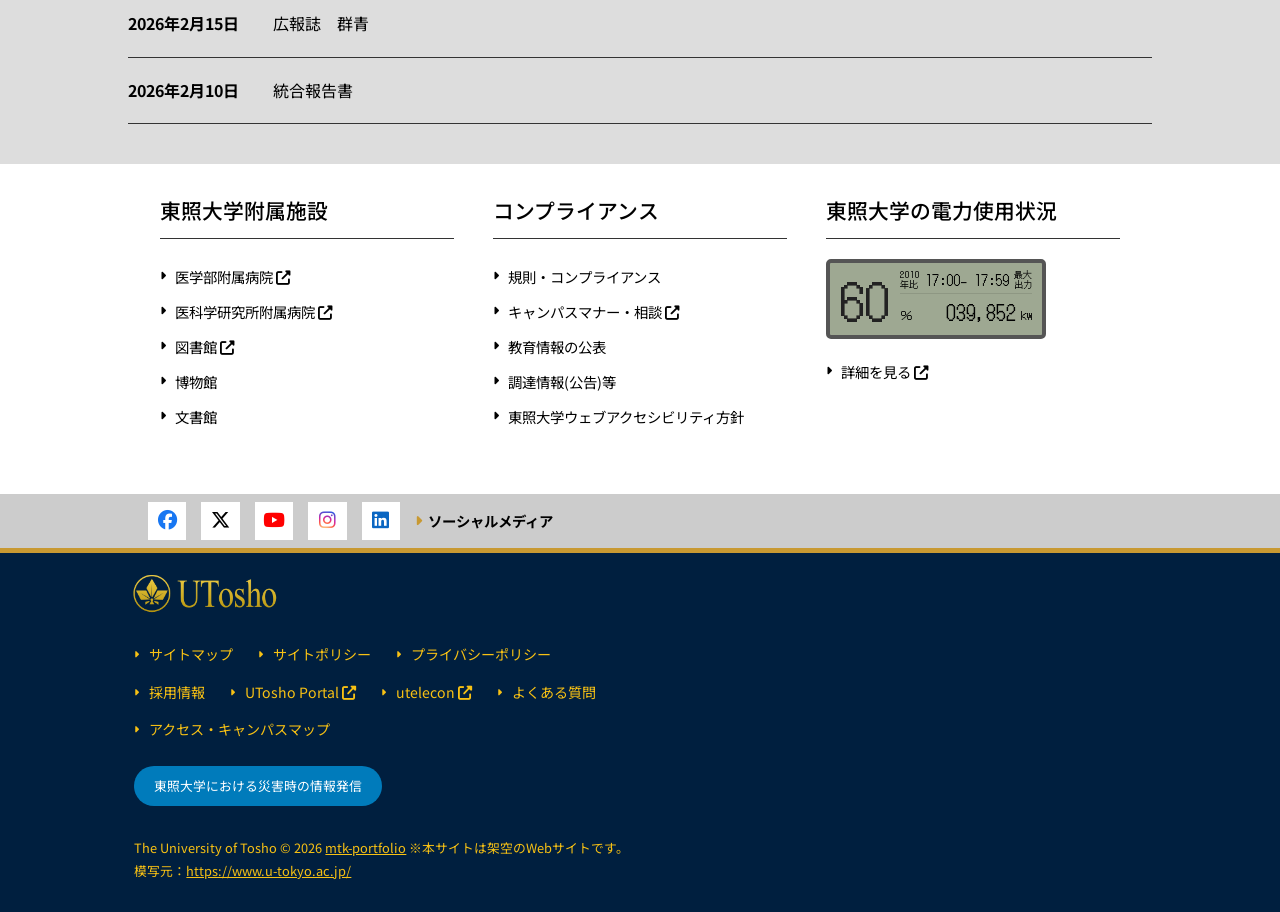
<file: lp02_UTosho/index.html>
<!DOCTYPE html>
<html lang="ja">
<head>
  <meta charset="UTF-8">
  <meta name="viewport" content="width=device-width, initial-scale=1.0">
  <title>東照大学 | The University of Tosho</title>
  <link rel="stylesheet" href="style.css">
  <link rel="icon" type="image/png" href="img/favicon.png" sizes="180x180">
  <link rel="apple-touch-icon" href="img/favicon.png">
  <link rel="stylesheet" href="https://cdnjs.cloudflare.com/ajax/libs/font-awesome/6.5.1/css/all.min.css">
  <link href="https://fonts.googleapis.com/css2?family=Noto+Sans+JP:wght@100..900&display=swap" rel="stylesheet">
  <link href="https://fonts.googleapis.com/css2?family=DotGothic16&display=swap" rel="stylesheet">
</head>
<body>

  <header>

    <!-- ナビゲーションメニュー -->
    <div class="header-top">
      <nav class="header-nav">
        <ul>
          <li class="skip-link"><a href="#main-content"><i class="fa-solid fa-chevron-down"></i> ナビゲーションスキップ</a></li>
          <li><a href="javascript:void(0)"><i class="fa-regular fa-envelope"></i> お問い合わせ</a></li>
          <li><a href="javascript:void(0)"><i class="fa-solid fa-earth-asia"></i> English</a></li>
        </ul>
      </nav>
    </div>

    <!-- 検索 -->
    <div class="header-main">
      <h1>
        <a href="index.html">
          <img src="img/UToshoIogo.png" alt="東照大学 THE UNIVERSITY OF TOSHO" class="logo-img">
        </a>
      </h1>
      <nav class="search-nav">
        <ul>
          <li class="search-box">
            <form action="#" method="get">
              <input type="text" placeholder="キーワードを入力" class="search-input">
              <button type="submit" class="search-btn"><i class="fa-solid fa-magnifying-glass"></i></button>
            </form>
          </li>
          <li class="nav-btn"><a href="javascript:void(0)"><i class="fa-solid fa-user-gear"></i> 教員検索</a></li>
          <li class="nav-btn fund-btn"><a href="javascript:void(0)"><i class="fa-solid fa-hand-holding-heart"></i> 東照大学基金</a></li>
        </ul>
      </nav>
      <div class="translation-btn">
        <p class="translation-icon"><i class="fa-solid fa-earth-asia"></i></p>
        <p><a href="javascript:void(0)">English</a></p>
      </div>
    </div>

    <!-- ハンバーガーメニュー -->
    <input type="checkbox" id="nav-input" class="nav-unshown">
    <label for="nav-input" class="hamburger-btn">
      <span></span>
      <span></span>
      <span></span>
    </label>

    <!-- オーバーレイ -->
    <label for="nav-input" class="nav-overlay"></label>

    <div class="menu-switcher">
      <input type="radio" name="nav-switch" id="switch-home" checked>
      <input type="radio" name="nav-switch" id="switch-focus">

      <!-- メニューバーのタブ -->
      <div class="tab-labels">
        <label for="switch-home" class="home-btn">HOME</label>
        <label for="switch-focus" class="focus-btn">TOSHO FOCUS</label>
      </div>

      <!-- スマホ用ページの検索欄 -->
      <nav class="drawer-search">
        <ul>
          <li class="search-box">
            <form action="#" method="get">
              <input type="text" placeholder="キーワードを入力" class="drawer-search-input">
              <button type="submit" class="drawer-search-btn"><i class="fa-solid fa-magnifying-glass"></i></button>
            </form>
          </li>
          <li class="drawer-nav-btn"><a href="javascript:void(0)">教員検索</a></li>
        </ul>
      </nav>

      <!-- メニューバー -->
      <nav class="main-nav nav-home">
        <ul>
          <li class="has-sub">大学案内
            <div class="sub-menu">
              <div class="sub-menu-inner">
                <ul>
                  <li><a href="javascript:void(0)"><i class="fa fa-caret-right"></i>大学概要</a></li>
                  <li><a href="javascript:void(0)"><i class="fa fa-caret-right"></i>キャンパス案内</a></li>
                  <li><a href="javascript:void(0)"><i class="fa fa-caret-right"></i>総長室から</a></li>
                  <li><a href="javascript:void(0)"><i class="fa fa-caret-right"></i>称号授与</a></li>
                  <li><a href="javascript:void(0)"><i class="fa fa-caret-right"></i>東照大学の歴史</a></li>
                  <li><a href="javascript:void(0)"><i class="fa fa-caret-right"></i>広報・刊行物</a></li>
                  <li><a href="javascript:void(0)"><i class="fa fa-caret-right"></i>情報公開</a></li>
                </ul>
                <ul>
                  <li><a href="javascript:void(0)"><i class="fa fa-caret-right"></i>公表事項</a></li>
                  <li><a href="javascript:void(0)"><i class="fa fa-caret-right"></i>東照大学の取り組み</a></li>
                  <li><a href="javascript:void(0)"><i class="fa fa-caret-right"></i>規則・コンプライアンス</a></li>
                  <li><a href="javascript:void(0)"><i class="fa fa-caret-right"></i>点検・評価</a></li>
                  <li><a href="javascript:void(0)"><i class="fa fa-caret-right"></i>キャンパス計画</a></li>
                  <li><a href="javascript:void(0)"><i class="fa fa-caret-right"></i>調達・契約</a></li>
                  <li><a href="javascript:void(0)"><i class="fa fa-caret-right"></i>採用情報</a></li>
                </ul>
                <ul>
                  <li><img src="img/list_img01.png" alt="東照大学_門"></li>
                </ul>
              </div>
            </div>
          </li>
          <li class="has-sub">学部・大学院等
            <div class="sub-menu">
              <div class="sub-menu-inner">
                <ul>
                  <li><a href="javascript:void(0)"><i class="fa fa-caret-right"></i>学部</a></li>
                  <li><a href="javascript:void(0)"><i class="fa fa-caret-right"></i>研究科</a></li>
                  <li><a href="javascript:void(0)"><i class="fa fa-caret-right"></i>附置研究所</a></li>
                  <li><a href="javascript:void(0)"><i class="fa fa-caret-right"></i>学内共同教育研究施設</a></li>
                  <li><a href="javascript:void(0)"><i class="fa fa-caret-right"></i>国際高等研究所</a></li>
                  <li><a href="javascript:void(0)"><i class="fa fa-caret-right"></i>学際融合研究施設</a></li>
                  <li><a href="javascript:void(0)"><i class="fa fa-caret-right"></i>全国共同利用施設</a></li>
                </ul>
                <ul>
                  <li><a href="javascript:void(0)"><i class="fa fa-caret-right"></i>機構等(総長室総括委員会設置)</a></li>
                  <li><a href="javascript:void(0)"><i class="fa fa-caret-right"></i>連携研究機構</a></li>
                </ul>
                <ul>
                  <li><img src="img/list_img02.png" alt="東照大学_キャンパス"></li>
                </ul>
              </div>
            </div>
          </li>
          <li class="has-sub">入学案内
            <div class="sub-menu">
              <div class="sub-menu-inner">
                <ul>
                  <li><a href="javascript:void(0)"><i class="fa fa-caret-right"></i>学部入学</a></li>
                  <li><a href="javascript:void(0)"><i class="fa fa-caret-right"></i>大学院入学・社会人入試</a></li>
                  <li><a href="javascript:void(0)"><i class="fa fa-caret-right"></i>入学料・授業料</a></li>
                  <li><a href="javascript:void(0)"><i class="fa fa-caret-right"></i>海外から東照大への留学</a></li>
                  <li><a href="javascript:void(0)"><i class="fa fa-caret-right"></i>留学生支援</a></li>
                  <li><a href="javascript:void(0)"><i class="fa fa-caret-right"></i>統計資料</a></li>
                </ul>
                <ul class="no-border">

                </ul>
                <ul>
                  <li><img src="img/list_img03.png" alt="東照大学_赤門"></li>
                </ul>
              </div>
            </div>
          </li>
          <li class="has-sub">教育・学生生活
            <div class="sub-menu">
              <div class="sub-menu-inner">
                <ul>
                  <li><a href="javascript:void(0)"><i class="fa fa-caret-right"></i>授業・履修</a></li>
                  <li><a href="javascript:void(0)"><i class="fa fa-caret-right"></i>特徴的な教育活動</a></li>
                  <li><a href="javascript:void(0)"><i class="fa fa-caret-right"></i>体験型教育プログラム</a></li>
                  <li><a href="javascript:void(0)"><i class="fa fa-caret-right"></i>学籍・手続窓口</a></li>
                  <li><a href="javascript:void(0)"><i class="fa fa-caret-right"></i>情報サービス・保険</a></li>
                  <li><a href="javascript:void(0)"><i class="fa fa-caret-right"></i>授業料・奨学制度・宿舎等</a></li>
                  <li><a href="javascript:void(0)"><i class="fa fa-caret-right"></i>課外活動</a></li>
                </ul>
                <ul>
                  <li><a href="javascript:void(0)"><i class="fa fa-caret-right"></i>施設利用</a></li>
                  <li><a href="javascript:void(0)"><i class="fa fa-caret-right"></i>保健・進路・相談</a></li>
                  <li><a href="javascript:void(0)"><i class="fa fa-caret-right"></i>行事・シンボル</a></li>
                  <li><a href="javascript:void(0)"><i class="fa fa-caret-right"></i>構内交通・警備・環境</a></li>
                  <li><a href="javascript:void(0)"><i class="fa fa-caret-right"></i>東照大から海外への留学</a></li>
                  <li><a href="javascript:void(0)"><i class="fa fa-caret-right"></i>参考情報</a></li>
                  <li><a href="javascript:void(0)"><i class="fa fa-caret-right"></i>規則等</a></li>
                  <li><a href="javascript:void(0)"><i class="fa fa-caret-right"></i>教育統計資料</a></li>
                </ul>
                <ul>
                  <li><img src="img/list_img04.png" alt="東照大学_学食"></li>
                </ul>
              </div>
            </div>
          </li>
          <li class="has-sub">研究活動
            <div class="sub-menu">
              <div class="sub-menu-inner">
                <ul>
                  <li><a href="javascript:void(0)"><i class="fa fa-caret-right"></i>研究組織・プロジェクト</a></li>
                  <li><a href="javascript:void(0)"><i class="fa fa-caret-right"></i>研究力強化</a></li>
                  <li><a href="javascript:void(0)"><i class="fa fa-caret-right"></i>制度・統計資料</a></li>
                  <li><a href="javascript:void(0)"><i class="fa fa-caret-right"></i>研究倫理・生命倫理</a></li>
                  <li><a href="javascript:void(0)"><i class="fa fa-caret-right"></i>安全保障輸出管理</a></li>
                  <li><a href="javascript:void(0)"><i class="fa fa-caret-right"></i>研究成果・書籍</a></li>
                </ul>
                <ul class="no-border">
                  
                </ul>
                <ul>
                  <li><img src="img/list_img05.png" alt="東照大学_研究室"></li>
                </ul>
              </div>
            </div>
          </li>
          <li class="has-sub">社会連携
            <div class="sub-menu">
              <div class="sub-menu-inner">
                <ul>
                  <li><a href="javascript:void(0)"><i class="fa fa-caret-right"></i>社会とともに歩む東照大学</a></li>
                  <li><a href="javascript:void(0)"><i class="fa fa-caret-right"></i>研究成果の還元</a></li>
                  <li><a href="javascript:void(0)"><i class="fa fa-caret-right"></i>一般見学・公開講座案内</a></li>
                  <li><a href="javascript:void(0)"><i class="fa fa-caret-right"></i>社会人向け教育</a></li>
                  <li><a href="javascript:void(0)"><i class="fa fa-caret-right"></i>地域等との連携</a></li>
                  <li><a href="javascript:void(0)"><i class="fa fa-caret-right"></i>スポーツ連携</a></li>
                  <li><a href="javascript:void(0)"><i class="fa fa-caret-right"></i>東照大学への支援</a></li>
                </ul>
                <ul>
                  <li><a href="javascript:void(0)"><i class="fa fa-caret-right"></i>東照大学からの支援</a></li>
                  <li><a href="javascript:void(0)"><i class="fa fa-caret-right"></i>関連施設</a></li>
                </ul>
                <ul>
                  <li><img src="img/list_img06.png" alt="東照大学_社会連携"></li>
                </ul>
              </div>
            </div>
          </li>
          <li class="has-sub">産学連携
            <div class="sub-menu">
              <div class="sub-menu-inner">
                <ul>
                  <li><a href="javascript:void(0)"><i class="fa fa-caret-right"></i>東照大学の産学連携</a></li>
                  <li><a href="javascript:void(0)"><i class="fa fa-caret-right"></i>産学協創推進本部組織構成</a></li>
                  <li><a href="javascript:void(0)"><i class="fa fa-caret-right"></i>関連組織等(外部サイト)</a></li>
                  <li><a href="javascript:void(0)"><i class="fa fa-caret-right"></i>制度・様式</a></li>
                </ul>
                <ul class="no-border">
                  
                </ul>
                <ul>
                  <li><img src="img/list_img07.png" alt="東照大学_産学連携"></li>
                </ul>
              </div>
            </div>
          </li>
          <li class="has-sub">国際交流
            <div class="sub-menu">
              <div class="sub-menu-inner">
                <ul>
                  <li><a href="javascript:void(0)"><i class="fa fa-caret-right"></i>グローバル化に向けた取組み</a></li>
                  <li><a href="javascript:void(0)"><i class="fa fa-caret-right"></i>海外大学との交流</a></li>
                  <li><a href="javascript:void(0)"><i class="fa fa-caret-right"></i>東照大生の海外留学等</a></li>
                  <li><a href="javascript:void(0)"><i class="fa fa-caret-right"></i>留学生・外国人研究者サポート</a></li>
                  <li><a href="javascript:void(0)"><i class="fa fa-caret-right"></i>組織</a></li>
                  <li><a href="javascript:void(0)"><i class="fa fa-caret-right"></i>海外拠点</a></li>
                  <li><a href="javascript:void(0)"><i class="fa fa-caret-right"></i>統計資料</a></li>
                </ul>
                <ul class="no-border">
                  
                </ul>
                <ul>
                  <li><img src="img/list_img08.png" alt="東照大学_国際交流"></li>
                </ul>
              </div>
            </div>
          </li>
          <li class="has-sub">卒業生
            <div class="sub-menu">
              <div class="sub-menu-inner">
                <ul>
                  <li><a href="javascript:void(0)"><i class="fa fa-caret-right"></i>大学とつながる</a></li>
                  <li><a href="javascript:void(0)"><i class="fa fa-caret-right"></i>集う・繋がる・大学の今を知る</a></li>
                  <li><a href="javascript:void(0)"><i class="fa fa-caret-right"></i>東照大学校友会</a></li>
                  <li><a href="javascript:void(0)"><i class="fa fa-caret-right"></i>大学・学生を支援・応援する</a></li>
                  <li><a href="javascript:void(0)"><i class="fa fa-caret-right"></i>学内施設・制度を利用する</a></li>
                  <li><a href="javascript:void(0)"><i class="fa fa-caret-right"></i>もう一度学ぶ</a></li>
                </ul>
                <ul class="no-border">
                  
                </ul>
                <ul>
                  <li><img src="img/list_img09.png" alt="東照大学_卒業生"></li>
                </ul>
              </div>
            </div>
          </li>
        </ul>
      </nav>

      <nav class="main-nav nav-focus">
        <ul>
          <li>Features</li>
          <li>Articles</li>
          <li>Events</li>
          <li>Press releases</li>
          <li>Jobs</li>
          <li>Find stories</li>
        </ul>
      </nav>

      <!-- スマホ用ページのハンバーガーメニューのフッター -->
        <nav class="drawer-footer">
          <p>SUPPORT</p>
          <ul>
            <li><a href="javascript:void(0)">アクセス・キャンパスマップ</a></li>
            <li></li>
            <li><a href="javascript:void(0)">寄付をお考えの方 <i class="fas fa-external-link-alt"></i></a></li>
            <li><a href="javascript:void(0)">お問い合わせ</a></li>
          </ul>
        </nav>

    </div>

  </header>

  <main>
    <!-- スライドショー -->
    <link rel="stylesheet" href="https://cdn.jsdelivr.net/npm/swiper@11/swiper-bundle.min.css"/>

    <div class="hero-container">

      <section class="hero swiper">
        <div class="swiper-wrapper">
          <div class="swiper-slide" style="background-image: url('img/hero01.png');">
            <a href="#" class="slide-link">
              <div class="hero-content">
                <p class="hero-content-title">総長航海日誌</p>
                <p class="hero-content-title">UTosho President's Log</p>
                <p class="hero-desc">総長のアクションログを公開しています</p>
                <p class="hero-fake-link">詳しくはこちら>></p>
              </div>
            </a>
          </div>
          <div class="swiper-slide" style="background-image: url('img/hero02.png');">
            <a href="#" class="slide-link">
              <div class="hero-content slide-sp-only">
                <p class="hero-content-title">東照大学の宝物</p>
                <p class="hero-desc">創立150周年を記念して東照大学の宝物を紹介します。</p>
                <p class="hero-fake-link">詳しくはこちら>></p>
              </div>
            </a>
          </div>
          <div class="swiper-slide" style="background-image: url('img/hero03.png');">
            <a href="#" class="slide-link">
              <div class="hero-content">
                <p class="hero-content-title">キャンパスから読み解く</p>
                <p class="hero-content-title">Deciphering the Campus</p>
                <p class="hero-desc">災害・防災・復興を多角的に考える</p>
                <p class="hero-fake-link">詳しくはこちら>></p>
              </div>
            </a>
          </div>
          <div class="swiper-slide" style="background-image: url('img/hero04.png');">
            <a href="#" class="slide-link">
              <div class="hero-content">
                <p class="hero-content-title">Tosho College of Design</p>
                <p class="hero-desc">記者発表動画の追加公開</p>
                <p class="hero-fake-link">詳しくはこちら>></p>
              </div>
            </a>
          </div>
          <div class="swiper-slide" style="background-image: url('img/hero05.png');">
            <a href="#" class="slide-link">
              <div class="hero-content slide-sp-only">
                <p class="hero-content-title">東照大学150周年記念サイト</p>
                <p class="hero-desc">東照大学150周年を記念して大学の歴史を特集します</p>
                <p class="hero-fake-link">詳しくはこちら>></p>
              </div>
            </a>
          </div>
          <div class="swiper-slide" style="background-image: url('img/hero06.png');">
            <a href="#" class="slide-link">
              <div class="hero-content">
                <p class="hero-content-title">多様性の海へ</p>
                <p class="hero-content-title">Into the Ocean of Diversity</p>
                <p class="hero-desc">様々な新しい取り組みを取り込んだUTosho Compass 2.0を公表</p>
                <p class="hero-fake-link">詳しくはこちら>></p>
              </div>
            </a>
          </div>
          <div class="swiper-slide" style="background-image: url('img/hero07.png');">
            <a href="#" class="slide-link">
              <div class="hero-content">
                <p class="hero-content-title">グローバル教育センター</p>
                <p class="hero-content-title">Center for Global Education</p>
                <p class="hero-desc">東照大学は全額体制でグローバル教育に取り組みます</p>
                <p class="hero-fake-link">詳しくはこちら>></p>
              </div>
            </a>
          </div>
        </div>
      </section>
      <div class="hero-controls">
        <div class="swiper-pagination"></div>
        <button class="play-pause-btn" aria-label="再生・停止"></button>
      </div>
      
    </div>
    <script src="https://cdn.jsdelivr.net/npm/swiper@11/swiper-bundle.min.js"></script>

    <!-- フォーカス -->
    <section class="focus">
      <div class="focus-area">
        <ul>
          <li>
            <!-- トップだけ特殊デザイン -->
            <div class="focus-block-top">
              <img src="img/UTosyoMessageSquare.png" alt="東照大学ロゴ" class="focus-img-top">
              <div class="focus-item-wrap">
                <p class="focus-desc">
                  話題の記事やイベントなど<br>
                  東照大学の情報を<br>
                  幅広く発信します
                </p>
                <div class="focus-link-wrap">
                  <p class="focus-utosho-link"><a href="javascript:void(0)">UTosho FOCUS</a></p>
                  <p class="focus-caution-link"><a href="javascript:void(0)">注意喚起</a></p>
                </div>
              </div>
            </div>
          </li>
          <li>
            <a href="javascript:void(0)">
              <div class="focus-block">
                <img src="img/UToshoLogoSquare.png" alt="東照大学ロゴ" class="focus-img">
                <div class="focus-item-wrap">
                  <p class="focus-text">ポートフォリオ用のロゴが完成しました&nbsp;<i class="fas fa-external-link-alt"></i></p>
                  <p class="focus-date">2026年1月1日</p>
                  <p class="focus-tag">お知らせ</p>
                </div>
              </div>
            </a>
          </li>
          <li>
            <a href="javascript:void(0)">
              <div class="focus-block">
                <img src="img/focus02.png" alt="東照大学ロゴ" class="focus-img">
                <div class="focus-item-wrap">
                  <p class="focus-text">赤城山麓に大規模な地下空間を特定―地質調査で金属反応&nbsp;<i class="fas fa-external-link-alt"></i></p>
                  <p class="focus-date">2026年4月1日</p>
                  <p class="focus-tag">科学と技術</p>
                </div>
              </div>
            </a>
          </li>
          <li>
            <a href="javascript:void(0)">
              <div class="focus-block">
                <img src="img/focus03.png" alt="東照大学ロゴ" class="focus-img">
                <div class="focus-item-wrap">
                  <p class="focus-text">「天海・光秀同一人物説」に新発見―歴史文化賞を受賞&nbsp;<i class="fas fa-external-link-alt"></i></p>
                  <p class="focus-date">2026年4月1日</p>
                  <p class="focus-tag">受賞</p>
                </div>
              </div>
            </a>
          </li>
          <li>
            <a href="javascript:void(0)">
              <div class="focus-block">
                <img src="img/focus04.png" alt="東照大学ロゴ" class="focus-img">
                <div class="focus-item-wrap">
                  <p class="focus-text">「二度寝による幸福感の増幅」に関する実証研究&nbsp;<i class="fas fa-external-link-alt"></i></p>
                  <p class="focus-date">2026年4月1日</p>
                  <p class="focus-tag">医療と健康</p>
                </div>
              </div>
            </a>
          </li>
          <li>
            <a href="javascript:void(0)">
              <div class="focus-block">
                <img src="img/focus05.png" alt="東照大学ロゴ" class="focus-img">
                <div class="focus-item-wrap">
                  <p class="focus-text">家康の「長寿」の要因をゲノム解析―食習慣と遺伝子の相関&nbsp;<i class="fas fa-external-link-alt"></i></p>
                  <p class="focus-date">2026年4月1日</p>
                  <p class="focus-tag">医療と健康</p>
                </div>
              </div>
            </a>
          </li>
          <li>
            <a href="javascript:void(0)">
              <div class="focus-block">
                <img src="img/focus06.png" alt="東照大学ロゴ" class="focus-img">
                <div class="focus-item-wrap">
                  <p class="focus-text">江戸城の「浮遊庭園」の構造を解明―水圧を利用した自動潅水技術&nbsp;<i class="fas fa-external-link-alt"></i></p>
                  <p class="focus-date">2026年4月1日</p>
                  <p class="focus-tag">科学と技術</p>
                </div>
              </div>
            </a>
          </li>
          <li>
            <a href="javascript:void(0)">
              <div class="focus-block">
                <img src="img/focus07.png" alt="東照大学ロゴ" class="focus-img">
                <div class="focus-item-wrap">
                  <p class="focus-text">飛脚の走法「ナンバ走り」の運動効率を解明―低負荷な長距離歩行へ応用&nbsp;<i class="fas fa-external-link-alt"></i></p>
                  <p class="focus-date">2026年4月1日</p>
                  <p class="focus-tag">医療と健康</p>
                </div>
              </div>
            </a>
          </li>
        </ul>
      </div>

      <h2><span>NEW</span>&nbsp;<span class="emphasize">EVENTS</span></h2>
      <div class="event-area">
        <ul>
          <li>
            <a href="javascript:void(0)">
              <div class="event-block">
                <p class="event-date">2026年2月20日</p>
                <p class="event-title">公開シンポジウム「AIが解く徳川埋蔵金の埋設理論」</p>
                <p><span class="event-tag">日光地区</span><span class="event-tag">公開講座</p>
              </div>
            </a>
          </li>
          <li>
            <a href="javascript:void(0)">
              <div class="event-block">
                <p class="event-date">2026年2月24日</p>
                <p class="event-title">春季特別展：デジタル修復で蘇る「幻の江戸城天守閣」</p>
                <p><span class="event-tag">展示会</p>
              </div>
            </a>
          </li>
          <li>
            <a href="javascript:void(0)">
              <div class="event-block">
                <p class="event-date">2026年3月2日</p>
                <p class="event-title">飛脚走法ワークショップ：実践・現代トレーニング</p>
                <p><span class="event-tag">日光地区</span><span class="event-tag">スポーツ</p>
              </div>
            </a>
          </li>
          <li>
            <a href="javascript:void(0)">
              <div class="event-block">
                <p class="event-date">2026年3月10日</p>
                <p class="event-title">国際カンファレンス：東アジアの城郭と江戸の防衛</p>
                <p><span class="event-tag">学内</p>
              </div>
            </a>
          </li>
          <li>
            <a href="javascript:void(0)">
              <div class="event-block">
                <p class="event-date">2026年3月15日</p>
                <p class="event-title">ワークショップ「江戸の天文学と和時計の仕組み」</p>
                <p><span class="event-tag">本郷地区</span><span class="event-tag">体験イベント</p>
              </div>
            </a>
          </li>
          <li>
            <a href="javascript:void(0)">
              <div class="event-block">
                <p class="event-date">2026年3月25日</p>
                <p class="event-title">徳川家康の平和構築論から学ぶ現代地政学</p>
                <p><span class="event-tag">学内</p>
              </div>
            </a>
          </li>
        </ul>
      </div>
      <a href="javascript:void(0)" class="event-calendar">イベントカレンダー</a>
    </section>

    <!-- ハイライト -->
    <section class="highlights">
      <h2>HIGHLIGHTS</h2>
      <div class="highlights-wrapper">
        <ul>
          <a href="javascript:void(0)">
            <li>
              <img src="img/UToshoLogoSquare.png" alt="東照大学ロゴ">
              <p>UTosho Compass</p>
            </li>
          </a>
          <a href="javascript:void(0)">
            <li>
              <img src="img/UToshoLogoSquare.png" alt="東照大学ロゴ">
              <p>創立150周年記念サイト</p>
            </li>
          </a>
          <a href="javascript:void(0)">
            <li>
              <img src="img/UToshoLogoSquare.png" alt="東照大学ロゴ">
              <p>総長談論</p>
            </li>
          </a>
          <a href="javascript:void(0)">
            <li>
              <img src="img/UToshoLogoSquare.png" alt="東照大学ロゴ">
              <p>UTosho College of Design</p>
            </li>
          </a>
          <a href="javascript:void(0)">
            <li>
              <img src="img/UToshoLogoSquare.png" alt="東照大学ロゴ">
              <p>統合報告書</p>
            </li>
          </a>
          <a href="javascript:void(0)">
            <li>
              <img src="img/UToshoLogoSquare.png" alt="東照大学ロゴ">
              <p>東照大学債</p>
            </li>
          </a>
          <a href="javascript:void(0)">
            <li>
              <img src="img/UToshoLogoSquare.png" alt="東照大学ロゴ">
              <p>ダイバーシティ＆インクルージョン</p>
            </li>
          </a>
          <a href="javascript:void(0)">
            <li>
              <img src="img/UToshoLogoSquare.png" alt="東照大学ロゴ">
              <p>グリーントランスフォーメーション</p>
            </li>
          </a>
        </ul>
      </div>
    </section>

    <!-- メディア -->
    <section class="media">
      <h2>UTosho <span class="emphasize">MEDIA</span></h2>
      <div class="media-wrapper">
        <div class="book-area">
          <h3 class="new-book">新着書籍</h3>
          <a href="javascript:void(0)">
            <img src="img/ninja.png" alt="令和忍者概論">
            <div class="book-wrap">
              <p class="book-title">令和忍者概論</p>
              <p class="book-author">服部 准次</p>
              <p class="book-desc">
                本書は、聖徳太子の志能便・大伴細人を起点とし、江戸の煙草店に潜伏した「草」の系譜、さらには現代の海外特殊部隊における訓練指導に至るまでの技術的変遷を辿る。歴史の表舞台に現れぬ「実戦」の正体とは……[続きを見る]
              </p>
            </div>
          </a>
        </div>
        <div class="media-area">
          <ul>
            <li>
              <h3>Silent Innovators｜Statement</h3>
              <a href="javascript:void(0)">
                <img src="img/UToshoLogoSquare.png" alt="東照大学ロゴ">
              </a>
            </li>
            <li>
              <h3>本多総長 就任挨拶</h3>
              <a href="javascript:void(0)">
                <img src="img/UToshoLogoSquare.png" alt="東照大学ロゴ">
              </a>
            </li>
            <li>
              <h3>UTosho Compass 紹介</h3>
              <a href="javascript:void(0)">
                <img src="img/UToshoLogoSquare.png" alt="東照大学ロゴ">
              </a>
            </li>
            <li>
              <h3>"Race to Zero" キャンペーン参加</h3>
              <a href="javascript:void(0)">
                <img src="img/UToshoLogoSquare.png" alt="東照大学ロゴ">
              </a>
            </li>
          </ul>
        </div>
      </div>
    </section>

    <!-- インタビュー -->
    <section class="initiatives">
      <h2>UTosho <span class="emphasize">INITIATIVES</span></h2>
      <div class="initiatives-wrapper">
        <ul>
          <li>
            <a href="javascript:void(0)">
              <div class="initiatives-block">
                <span>ビジュアルアイデンティティ</span>
                <img src="img/UToshoLogoSquare.png" alt="東照大学ロゴ">
              </div>
            </a>
          </li>
          <li>
            <a href="javascript:void(0)">
              <div class="initiatives-block">
                <span>東照大学基金&nbsp;<i class="fas fa-external-link-alt"></i></span>
                <img src="img/UToshoLogoSquare.png" alt="東照大学ロゴ">
              </div>
            </a>
          </li>
          <li>
            <a href="javascript:void(0)">
              <div class="initiatives-block">
                <span>Go Global Gateway&nbsp;<i class="fas fa-external-link-alt"></i></span>
                <img src="img/UToshoLogoSquare.png" alt="東照大学ロゴ">
              </div>
            </a>
          </li>
          <li>
            <a href="javascript:void(0)">
              <div class="initiatives-block">
                <span>公開オンライン講座<br>MOOCs&nbsp;<i class="fas fa-external-link-alt"></i></span>
                <img src="img/UToshoLogoSquare.png" alt="東照大学ロゴ">
              </div>
            </a>
          </li>
          <li>
            <a href="javascript:void(0)">
              <div class="initiatives-block">
                <span>東照大学の正規授業のネット配信<br>OCW&nbsp;<i class="fas fa-external-link-alt"></i></span>
                <img src="img/UToshoLogoSquare.png" alt="東照大学ロゴ">
              </div>
            </a>
          </li>
          <li>
            <a href="javascript:void(0)">
              <div class="initiatives-block">
                <span>公開講座や各種イベント動画を配信<br>東照大TV&nbsp;<i class="fas fa-external-link-alt"></i></span>
                <img src="img/UToshoLogoSquare.png" alt="東照大学ロゴ">
              </div>
            </a>
          </li>
          <li>
            <a href="javascript:void(0)">
              <div class="initiatives-block">
                <span>次世代を切り拓く人材を育成<br>東照大EMP&nbsp;<i class="fas fa-external-link-alt"></i></span>
                <img src="img/UToshoLogoSquare.png" alt="東照大学ロゴ">
              </div>
            </a>
          </li>
          <li>
            <a href="javascript:void(0)">
              <div class="initiatives-block">
                <span>コミュニケーションセンター<br>UTCC&nbsp;<i class="fas fa-external-link-alt"></i></span>
                <img src="img/UToshoLogoSquare.png" alt="東照大学ロゴ">
              </div>
            </a>
          </li>
          <li>
            <a href="javascript:void(0)">
              <div class="initiatives-block">
                <span>UTosho BiblioPlaza&nbsp;<i class="fas fa-external-link-alt"></i></span>
                <img src="img/UToshoLogoSquare.png" alt="東照大学ロゴ">
              </div>
            </a>
          </li>
          <li>
            <a href="javascript:void(0)">
              <div class="initiatives-block">
                <span>東照大学デジタルアーカイブポータル&nbsp;<i class="fas fa-external-link-alt"></i></span>
                <img src="img/UToshoLogoSquare.png" alt="東照大学ロゴ">
              </div>
            </a>
          </li>
          <li>
            <a href="javascript:void(0)">
              <div class="initiatives-block">
                <span>ジェンダー・エクイティ推進&nbsp;<i class="fas fa-external-link-alt"></i></span>
                <img src="img/UToshoLogoSquare.png" alt="東照大学ロゴ">
              </div>
            </a>
          </li>
          <li>
            <a href="javascript:void(0)">
              <div class="initiatives-block">
                <span>日光台インターナショナル・ビレッジ<br>東照大学宿舎&nbsp;<i class="fas fa-external-link-alt"></i></span>
                <img src="img/UToshoLogoSquare.png" alt="東照大学ロゴ">
              </div>
            </a>
          </li>
          <li>
            <a href="javascript:void(0)">
              <div class="initiatives-block">
                <span>電力見える化&nbsp;<i class="fas fa-external-link-alt"></i></span>
                <img src="img/UToshoLogoSquare.png" alt="東照大学ロゴ">
              </div>
            </a>
          </li>
          <li>
            <a href="javascript:void(0)">
              <div class="initiatives-block">
                <span>海外拠点リスト</span>
                <img src="img/UToshoLogoSquare.png" alt="東照大学ロゴ">
              </div>
            </a>
          </li>
          <li>
            <a href="javascript:void(0)">
              <div class="initiatives-block">
                <span>新型コロナウイルス感染症に関するこれまでの対応</span>
                <img src="img/UToshoLogoSquare.png" alt="東照大学ロゴ">
              </div>
            </a>
          </li>
          <li>
            <a href="javascript:void(0)">
              <div class="initiatives-block">
                <span>東日本大震災<br>東照大学の対応</span>
                <span class="initiatives-icon"><i class="fas fa-angle-right"></i></span>
              </div>
            </a>
          </li>
        </ul>
      </div>
    </section>

    <!-- アップデート -->
    <section class="updates">
      <h2>PAGE <span class="emphasize">UPDATES</span></h2>
      <div class="updates-wrapper">
        <ul>
            <li>
              <a href="javascript:void(0)">
                <p class="updates-date">2026年2月20日</p>
                <p class="updates-content">令和7年度退職教員の紹介</p>
              </a>
            </li>
            <li>
              <a href="javascript:void(0)">
                <p class="updates-date">2026年2月15日</p>
                <p class="updates-content">広報誌　群青</p>
              </a>
            </li>
            <li>
              <a href="javascript:void(0)">
                <p class="updates-date">2026年2月10日</p>
                <p class="updates-content">統合報告書</p>
              </a>
            </li>
          </ul>
      </div>
    </section>

    <!-- その他 -->
    <section class="other">
      <div class="other-wrapper">
        <div class="facility">
          <h3>東照大学附属施設</h3>
          <ul>
            <li><a href="javascript:void(0)">医学部附属病院&nbsp;<i class="fas fa-external-link-alt"></i></a></li>
            <li><a href="javascript:void(0)">医科学研究所附属病院&nbsp;<i class="fas fa-external-link-alt"></i></a></li>
            <li><a href="javascript:void(0)">図書館&nbsp;<i class="fas fa-external-link-alt"></i></a></li>
            <li><a href="javascript:void(0)">博物館</a></li>
            <li><a href="javascript:void(0)">文書館</a></li>
          </ul>
        </div>
        <div class="compliance">
          <h3>コンプライアンス</h3>
          <ul>
            <li><a href="javascript:void(0)">規則・コンプライアンス</a></li>
            <li><a href="javascript:void(0)">キャンパスマナー・相談&nbsp;<i class="fas fa-external-link-alt"></i></a></li>
            <li><a href="javascript:void(0)">教育情報の公表</a></li>
            <li><a href="javascript:void(0)">調達情報(公告)等</a></li>
            <li><a href="javascript:void(0)">東照大学ウェブアクセシビリティ方針</a></li>
          </ul>
        </div>
        <div class="power-consumption">
          <h3>東照大学の電力使用状況</h3>
          <div class="power-monitor">
            <p class="power-point">60</p>
            <div class="power-wrap">
              <div class="digital-up">
                <div class="digital-break">2010<br>年比</div>
                <div>17:00- 17:59</div>
                <div class="digital-break">最大<br>出力</div>
              </div>
              <div class="digital-down">
                <span>％</span><span>039,852</span><span>kw</span>
              </div>
            </div>
          </div>
          <ul>
            <li>
              <p><a href="javascript:void(0)">詳細を見る&nbsp;<i class="fas fa-external-link-alt"></i></a></p>
            </li>
          </ul>
        </div>
      </div>
    </section>

  </main>

  <!-- SNSボタン -->
  <section class="social-link">
    <div class="social-link-wrapper">
      <ul>
        <li><a href="javascript:void(0)" class="fb"><i class="fa-brands fa-facebook"></i></a></li>
        <li><a href="javascript:void(0)" class="x"><i class="fa-brands fa-x-twitter"></i></a></li>
        <li><a href="javascript:void(0)" class="youtube"><i class="fa-brands fa-youtube"></i></a></li>
        <li><a href="javascript:void(0)" class="instagram"><i class="fa-brands fa-instagram"></i></a></li>
        <li><a href="javascript:void(0)" class="linkedin"><i class="fa-brands fa-linkedin"></i></a></li>
        <li><a href="javascript:void(0)" class="social-media"><i class="fas fa-caret-right"></i>&nbsp;<span>ソーシャルメディア</span></a></li>
      </ul>
    </div>
  </section>

<!-- フッター -->
<footer>
  <div class="footer-container">
    <div class="footer-logo">
      <img src="img/UToshoIogo.png" alt="東照大学" class="footer-logo-img">
    </div>

    <div class="footer-links">
      <ul>
        <li><a href="javascript:void(0)">サイトマップ</a></li>
        <li><a href="javascript:void(0)">サイトポリシー</a></li>
        <li><a href="javascript:void(0)">プライバシーポリシー</a></li>
        <li><a href="javascript:void(0)">採用情報</a></li>
        <li><a href="javascript:void(0)">UTosho Portal <i class="fas fa-external-link-alt"></i></a></li>
        <li><a href="javascript:void(0)">utelecon <i class="fas fa-external-link-alt"></i></a></li>
        <li><a href="javascript:void(0)">よくある質問</a></li>
        <li><a href="javascript:void(0)">アクセス・キャンパスマップ</a></li>
      </ul>
    </div>
    
    <div class="disaster-info">
      <p><a href="javascript:void(0)">東照大学における災害時の情報発信</a></p>
    </div>

    <div class="footer-bottom">
      <div class="footer-info">
        <p>
          The University of Tosho &copy; 2026 
          <a href="https://mtk-portfolio.github.io/portfolio/">mtk-portfolio</a> 
          ※本サイトは架空のWebサイトです。
        </p>
        <p>模写元：<a href="https://www.u-tokyo.ac.jp/" target="_blank" rel="noopener">https://www.u-tokyo.ac.jp/</a></p>
      </div>
    </div>
    
    <div class="copy-note">
      <p></p>
    </div>
  </div>
</footer>

<!-- トップに戻るボタン -->
 <button id="page-top" class="page-top"><i class="fas fa-angle-up"></i></button>

<script>
  
  // --- トップに戻るボタン -----------------------------------------------------------------------
  const pageTop = document.querySelector('#page-top');

  window.addEventListener('scroll', () => {
    if (window.scrollY > 300) { // 300pxスクロールしたら
      pageTop.classList.add('show');
    } else {
      pageTop.classList.remove('show');
    }
  });

  // クリックしたらスムーズに上へ
  pageTop.addEventListener('click', () => {
    window.scrollTo({
      top: 0,
      behavior: 'smooth'
    });
  });

  // --- スライドショー ---------------------------------------------------------------------------
  const swiper = new Swiper('.hero', {
    loop: true,
    effect: 'fade',      /* 👈 その場でふわっと切り替える */
    fadeEffect: {
      crossFade: true    /* 前後の画像が重なって透けるのを防ぐ */
    },
    speed: 2000,         /* フェードにかかる時間 */
    autoplay: {
      delay: 5000,       /* 5秒ごとに次へ */
      disableOnInteraction: false,
    },
    pagination: {
      el: '.swiper-pagination',
      clickable: true,   /* 👈 丸をクリック可能にする */
    },
  });

  // 停止・再生ボタンの切り替え
  const btn = document.querySelector('.play-pause-btn');
  btn.addEventListener('click', () => {
    if (swiper.autoplay.running) {
      swiper.autoplay.stop();
      btn.classList.add('paused');
    } else {
      swiper.autoplay.start();
      btn.classList.remove('paused');
    }
  });

  // --- スクロールを禁止する関数 --------------------------------------------------------------
  const navInput = document.getElementById('nav-input');

  function disableScroll(event) {
    event.preventDefault();
  }

  navInput.addEventListener('change', () => {
    if (navInput.checked) {
      document.body.style.overflow = 'hidden';
      // 背景（overlay）が触られたときにスクロールを殺す
      document.querySelector('.nav-overlay').addEventListener('touchmove', disableScroll, { passive: false });
    } else {
      document.body.style.overflow = 'auto';
      document.querySelector('.nav-overlay').removeEventListener('touchmove', disableScroll);
    }
  });
</script>
</body>
</html>
</file>
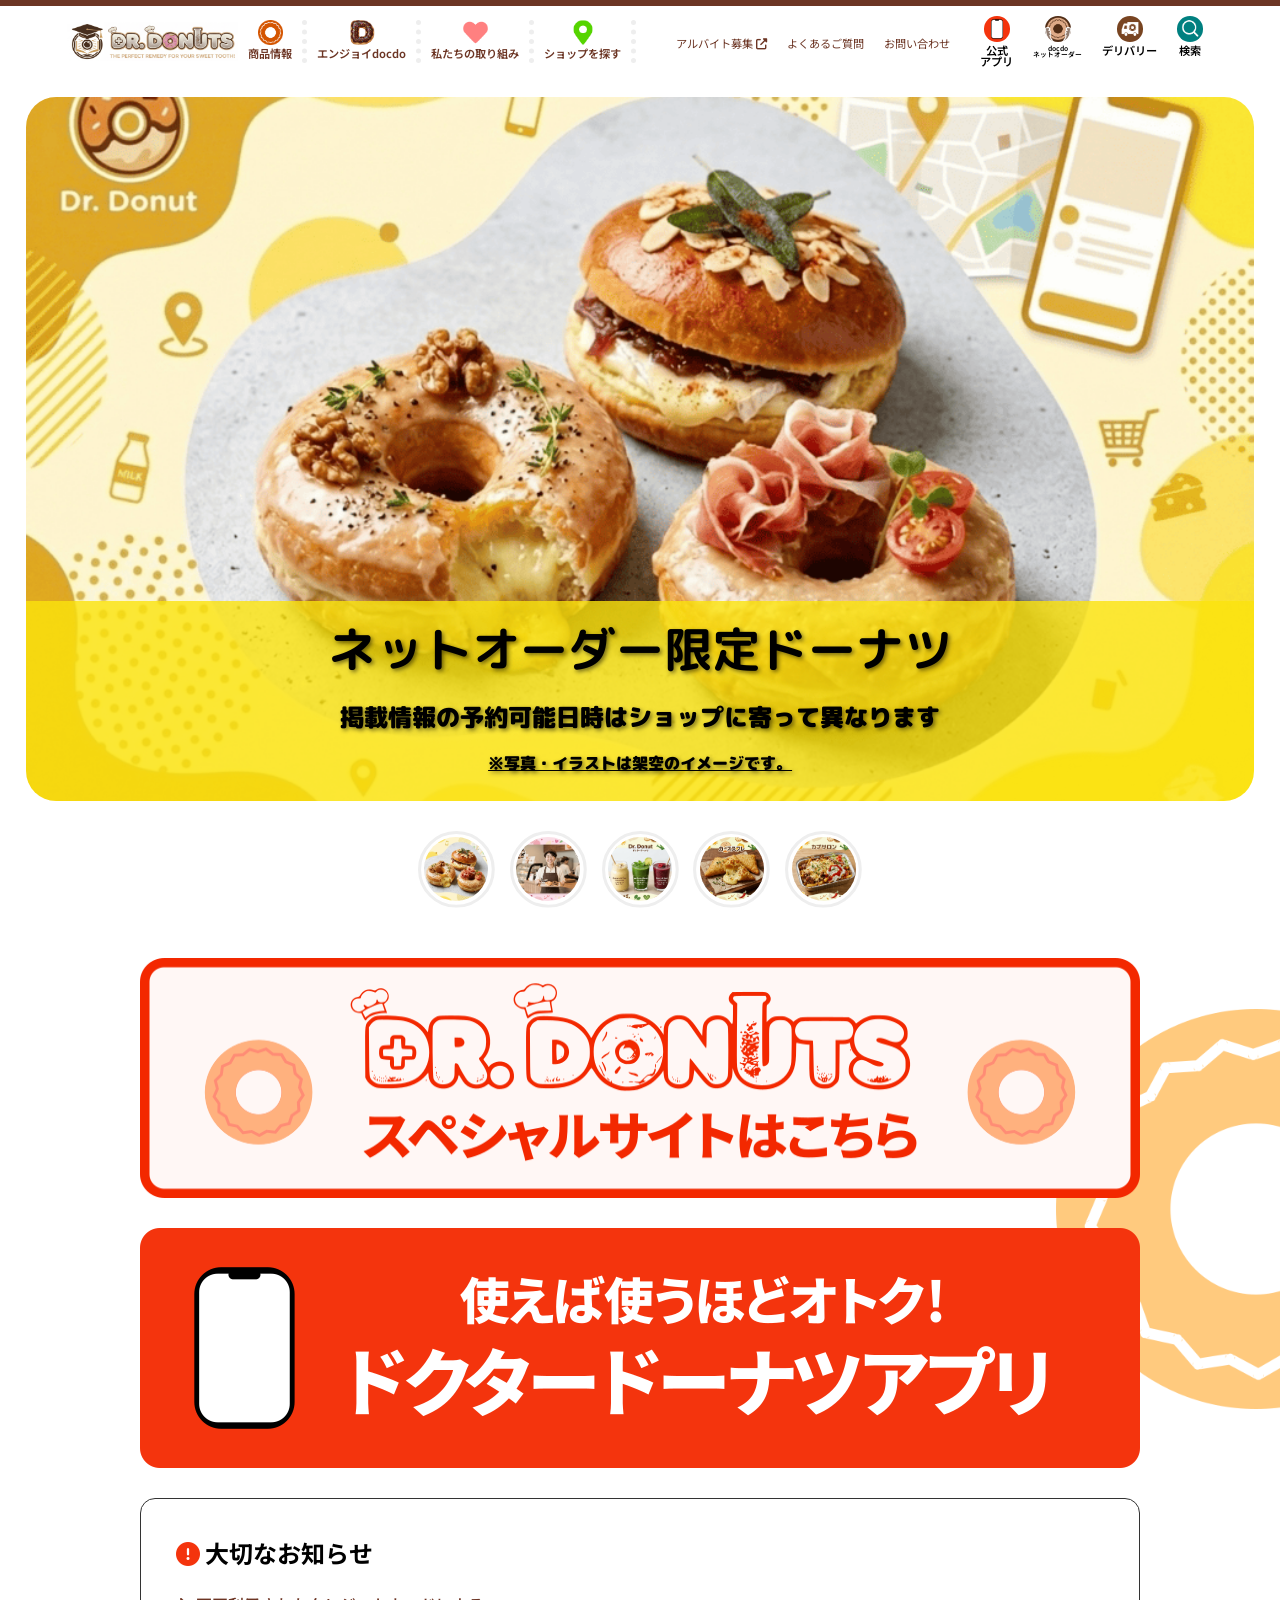
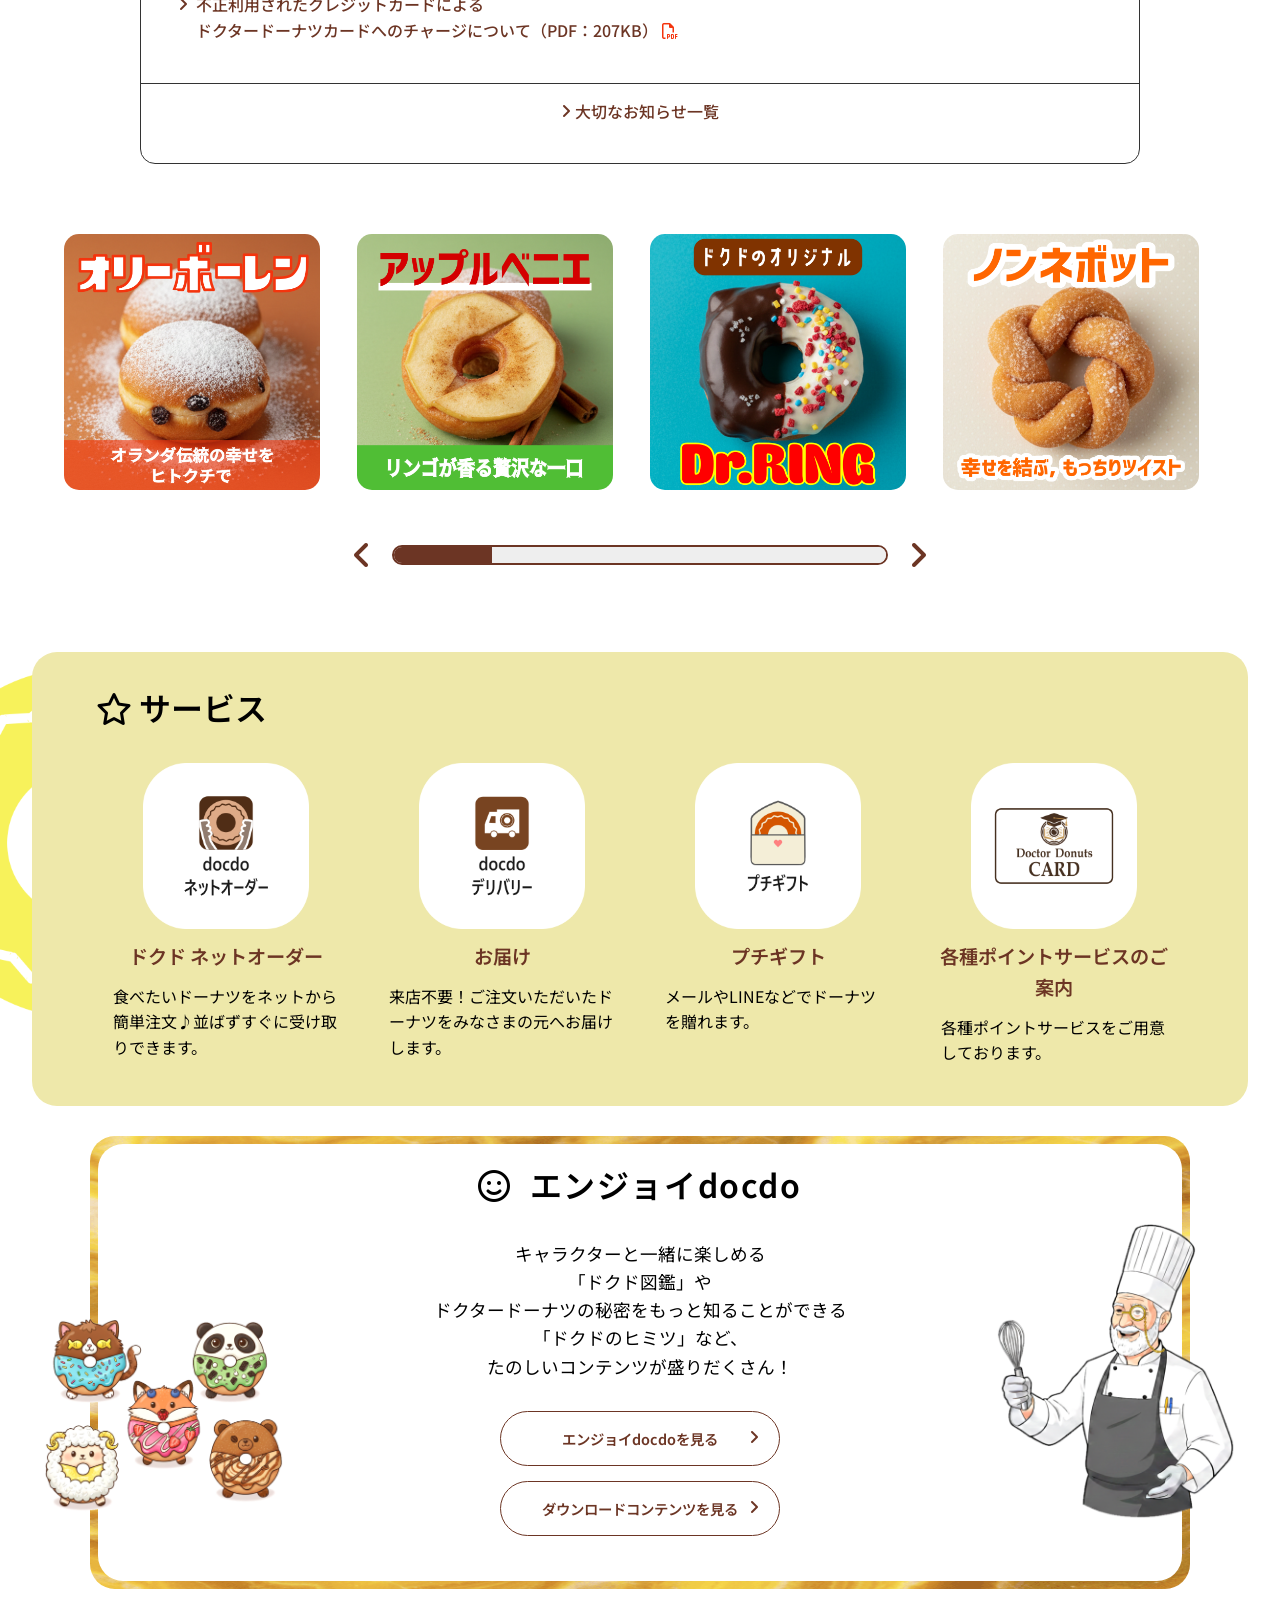
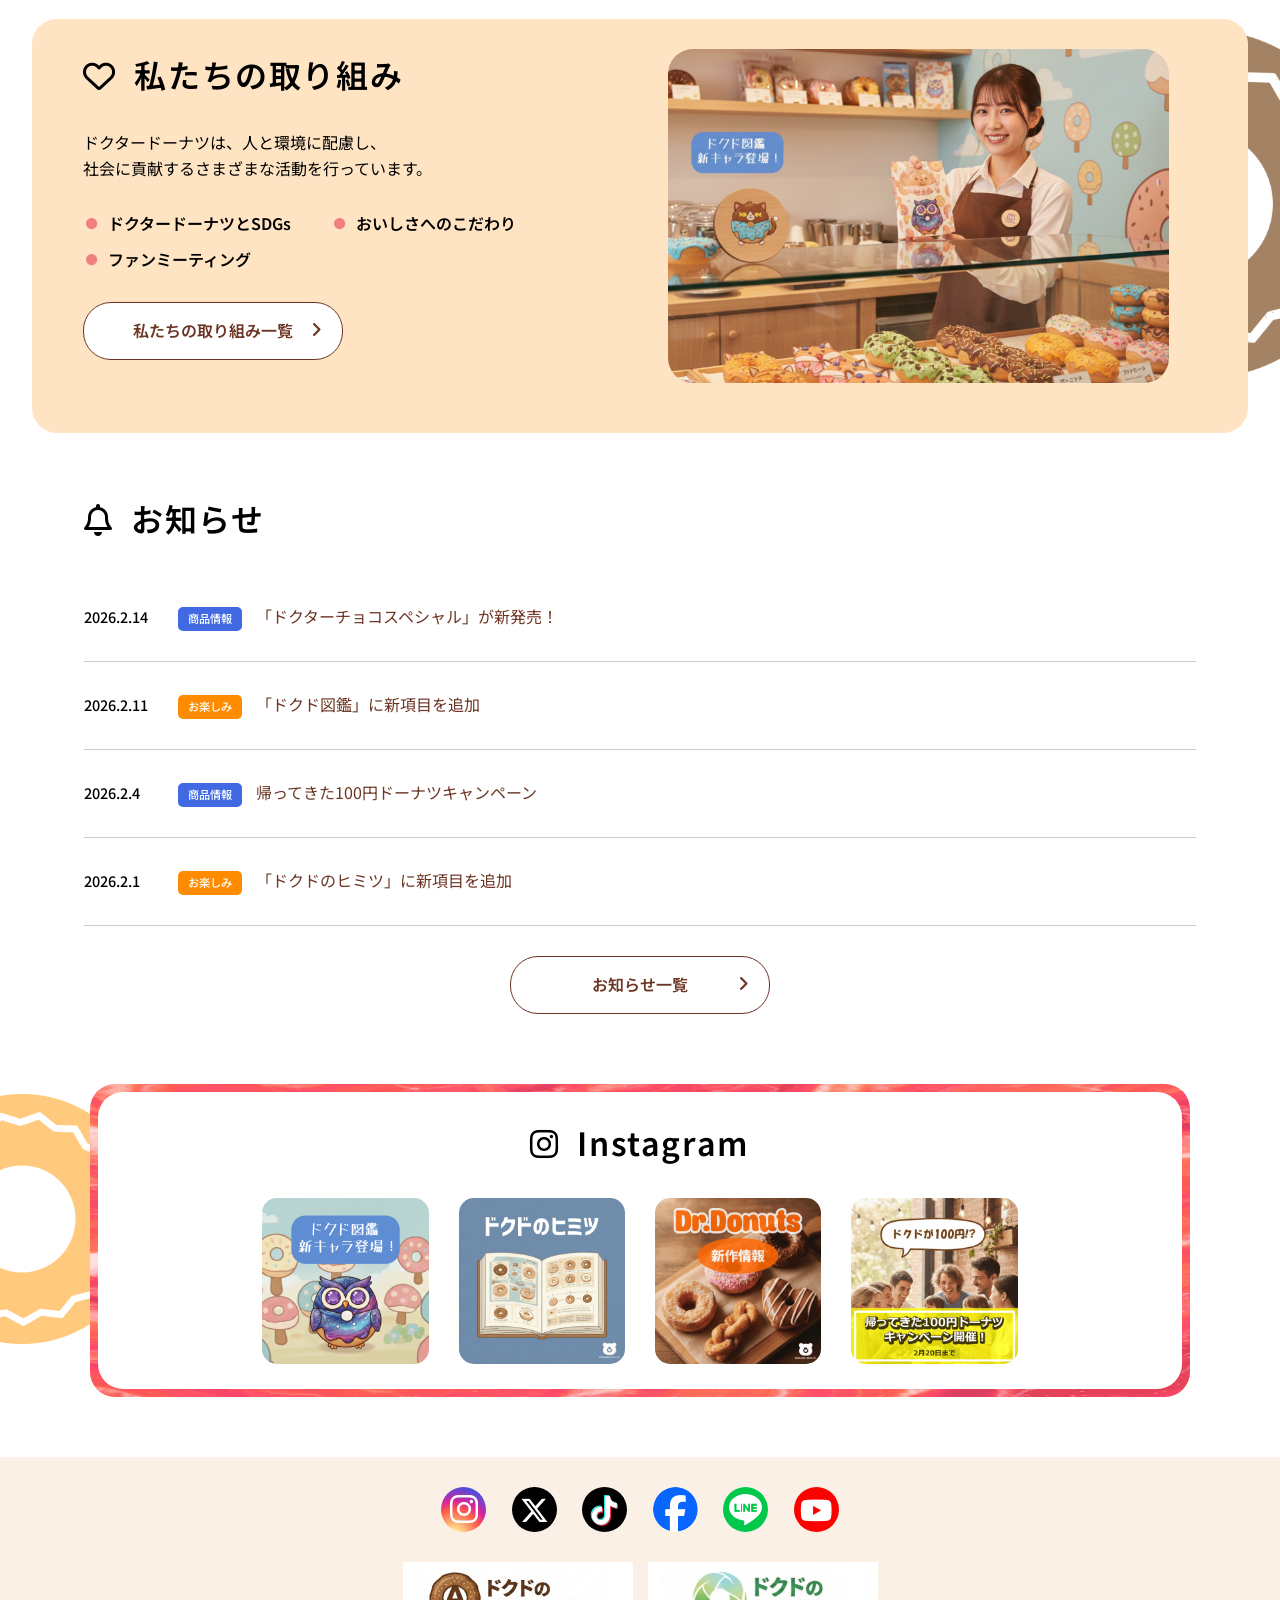
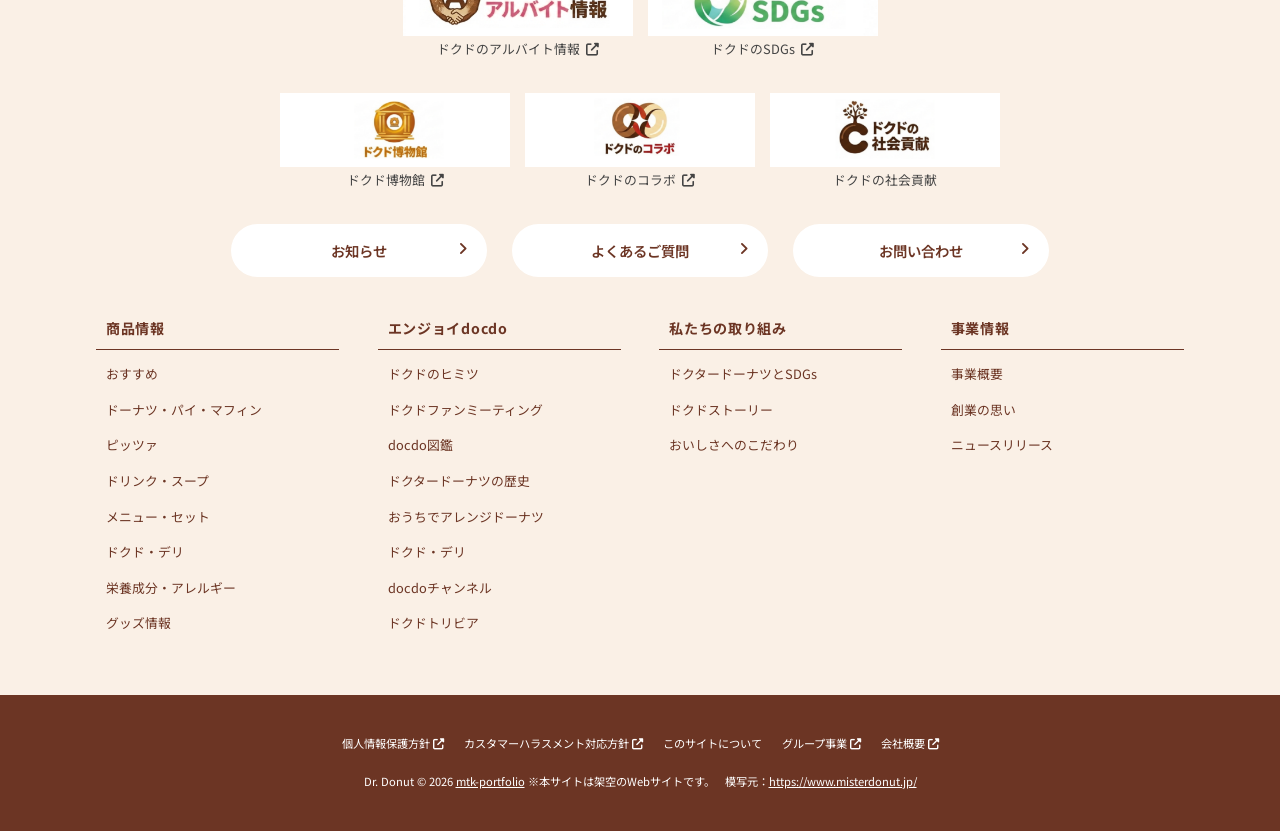
<file: lp03_DrDonuts/index.html>
<!DOCTYPE html>
<html lang="ja">
<head>
  <meta charset="UTF-8">
  <meta name="viewport" content="width=device-width, initial-scale=1.0">
  <title>Dr. Donut（ドクタードーナツ）</title>
  <link rel="stylesheet" href="style.css">
  <link rel="icon" type="image/png" href="img/favicon.png" sizes="180x180">
  <link rel="apple-touch-icon" href="img/favicon.png">
  <link rel="stylesheet" href="https://cdnjs.cloudflare.com/ajax/libs/font-awesome/6.5.1/css/all.min.css">
  <link href="https://fonts.googleapis.com/css2?family=Noto+Sans+JP:wght@100..900&display=swap" rel="stylesheet">
  <link rel="stylesheet" href="https://cdn.jsdelivr.net/npm/swiper@11/swiper-bundle.min.css" />
  <link rel="preconnect" href="https://fonts.googleapis.com">
  <link rel="preconnect" href="https://fonts.gstatic.com" crossorigin>
  <link href="https://fonts.googleapis.com/css2?family=Cherry+Bomb+One&family=M+PLUS+Rounded+1c&family=Tsukimi+Rounded&display=swap" rel="stylesheet">
  <script src="https://cdn.jsdelivr.net/npm/swiper@11/swiper-bundle.min.js"></script>
</head>
<body>
  <!-- アプリバナー -->
  <div id="js-app-banner" class="app-banner">
    <div class="app-banner-inner">
      <button id="js-close-banner" class="app-banner-close">×</button>
      <div class="app-banner-icon">
        <img src="img/dcd-app.png" alt="ドクドアプリ">
      </div>
      <div class="app-banner-text">
        <p class="app-banner-title">ドクタードーナツ公式アプリ</p>
        <p class="app-banner-desc">割引クーポン配布中！ダウンロードはこちら</p>
      </div>
      <a href="#" class="app-banner-btn">入手</a>
    </div>
  </div>

  <header>
    <!-- ハンバーガーメニュー -->
    <div class="hamburger-btn" id="js-hamburger">
      <span></span>
      <span></span>
      <span></span>
    </div>

  <!-- ハンバーガーの中身 -->
  <nav class="sp-nav" id="js-sp-nav">
    <!-- ナビ内ロゴ -->
    <a href="javascript:void(0)" class="sp-nav-logo-link">
      <img src="img/Dr_Donuts_Header_Logo.png" alt="ロゴ" class="sp-nav-logo-icon">
    </a>
    <!-- アイコン -->
    <div class="sp-nav-link-wrap">
        <ul>
          <li>
            <a href="javascript:void(0)">
            <img src="img/dcd-app.png" alt="アプリダウンロード" class="sp-nav-link-icon round-icon">
            <p>公式<br>アプリ</p>
            </a>
          </li>
          <li>
            <a href="javascript:void(0)">
            <img src="img/dcd-netorder.png" alt="docdoネットオーダー" class="sp-nav-link-icon round-icon">
            <p>docdo<br>ネットオーダー</p>
            </a>
          </li>
          <li>
            <a href="javascript:void(0)">
            <img src="img/dcd-delivery.png" alt="デリバリー" class="sp-nav-link-icon round-icon">
            <p>デリバリー</p>
            </a>
          </li>
        </ul>
    </div>
    <!-- アコーディオンメニュー -->
    <div class="sp-list-wrap">
      <ul class="sp-accordion">
        <li class="sp-accordion-item">
          <div class="sp-accordion-title">
            <a href="index.html">
              <img src="img/dcd-donuts.png" alt="商品情報">
              <span>商品情報</span>
            </a>
            <span class="icon-arrow js-accordion-trigger"></span>
          </div>
          <div class="sp-accordion-content">
            <ul class="sp-sub-list">
              <li><a href="javascript:void(0)">おすすめ</a></li>
              <li><a href="javascript:void(0)">ドーナツ・パイ・マフィン</a></li>
              <li><a href="javascript:void(0)">ピッツァ</a></li>
              <li><a href="javascript:void(0)">ドリンク・スープ</a></li>
              <li><a href="javascript:void(0)">メニュー・セット</a></li>
              <li><a href="javascript:void(0)">ドクド・デリ</a></li>
              <li><a href="javascript:void(0)">栄養成分・アレルギー</a></li>
              <li><a href="javascript:void(0)">グッズ情報</a></li>
            </ul>
          </div>
        </li>

        <li class="sp-accordion-item">
          <div class="sp-accordion-title">
            <a href="index.html">
              <img src="img/dcd-donuts-logo.png" alt="エンジョイdocdo">
              <span>エンジョイdocdo</span>
            </a>
            <span class="icon-arrow js-accordion-trigger"></span>
          </div>
          <div class="sp-accordion-content">
            <ul class="sp-sub-list">
              <li><a href="javascript:void(0)">ドクドのヒミツ</a></li>
              <li><a href="javascript:void(0)">ドクドファンミーティング</a></li>
              <li><a href="javascript:void(0)">docdo図鑑</a></li>
              <li><a href="javascript:void(0)">ドクタードーナツの歴史</a></li>
              <li><a href="javascript:void(0)">おうちでアレンジドーナツ</a></li>
              <li><a href="javascript:void(0)">docdoチャンネル</a></li>
              <li><a href="javascript:void(0)">ドクドトリビア</a></li>
            </ul>
          </div>
        </li>

        <li class="sp-accordion-item">
          <div class="sp-accordion-title">
            <a href="index.html">
              <img src="img/dcd-heart.png" alt="私たちの取り組み">
              <span>私たちの取り組み</span>
            </a>
            <span class="icon-arrow js-accordion-trigger"></span>
          </div>
          <div class="sp-accordion-content">
            <ul class="sp-sub-list">
              <li><a href="javascript:void(0)">ドクタードーナツとSDGs</a></li>
              <li><a href="javascript:void(0)">ドクドストーリー</a></li>
              <li><a href="javascript:void(0)">おいしさへのこだわり</a></li>
            </ul>
          </div>
        </li>
        
        <li class="sp-accordion-item">
          <div class="sp-accordion-title sp-accordion-title-link">
            <a href="javascript:void(0)">
              <img src="img/dcd-pin.png" alt="ショップを探す">
              <span>ショップを探す</span>
            </a>
          </div>
        </li>
        
      </ul>
    </div>
    <!-- ナビ内リンク -->
    <div class="sp-nav-link-1st">
      <a href="javascript:void(0)">栄養成分・アレルギー情報</a>
      <a href="javascript:void(0)">アルバイト情報</a>
    </div>
    <div class="sp-nav-link-2nd">
      <a href="javascript:void(0)">よくある質問</a>
      <a href="javascript:void(0)">お問い合わせ</a>
    </div>
    <!-- ナビ内SNSボタン -->
    <div class="sp-nav-sns-btn">
      <ul>
        <li><a href="javascript:void(0)" class="sns-icon icon-instagram"></a></li>
        <li><a href="javascript:void(0)" class="sns-icon icon-x"></a></li>
        <li><a href="javascript:void(0)" class="sns-icon icon-tiktok"></a></li>
        <li><a href="javascript:void(0)" class="sns-icon icon-fb"></a></li>
        <li><a href="javascript:void(0)" class="sns-icon icon-line"></a></li>
        <li><a href="javascript:void(0)" class="sns-icon icon-youtube"></a></li>
      </ul>
    </div>
  </nav>

  <div class="nav-overlay" id="js-overlay"></div>
    <!-- ヘッダーナビ -->
    <div class="header-inner">
      <a href="javascript:void(0)" class="header-logo-link">
        <img src="img/Dr_Donuts_Header_Logo.png" alt="ロゴ" class="header-logo">
      </a>
      <nav class="nav-1st">
        <ul>
          <li>
            <div class="nav-1st-product">
              <a href="javascript:void(0)">
              <img src="img/dcd-donuts.png" alt="商品情報" class="nav-link-icon">
              <p>商品情報</p>
              </a>
              <div class="nav-1st-product-sub">
                <ul>
                  <li><a href="javascript:void(0)">おすすめ</a></li>
                  <li><a href="javascript:void(0)">ドーナツ・パイ・マフィン</a></li>
                  <li><a href="javascript:void(0)">ピッツァ</a></li>
                  <li><a href="javascript:void(0)">ドリンク・スープ</a></li>
                  <li><a href="javascript:void(0)">メニュー・セット</a></li>
                  <li><a href="javascript:void(0)">ドクド・デリ</a></li>
                  <li><a href="javascript:void(0)">栄養成分・アレルギー</a></li>
                  <li><a href="javascript:void(0)">グッズ情報</a></li>
                </ul>
              </div>
              <p class="nav-1st-product-border">　　</p>
            </div>
          </li>
          <li>
            <div class="nav-1st-enjoy">
              <a href="javascript:void(0)" class="nav-link">
                <img src="img/dcd-donuts-logo.png" alt="エンジョイdocdo" class="nav-link-icon">
                <p>エンジョイdocdo</p>
              </a>
              <div class="nav-1st-enjoy-sub">
                <ul>
                  <li><a href="javascript:void(0)">ドクドのヒミツ</a></li>
                  <li><a href="javascript:void(0)">ドクドファンミーティング</a></li>
                  <li><a href="javascript:void(0)">docdo図鑑</a></li>
                  <li><a href="javascript:void(0)">ドクタードーナツの歴史</a></li>
                  <li><a href="javascript:void(0)">おうちでアレンジドーナツ</a></li>
                  <li><a href="javascript:void(0)">docdoチャンネル</a></li>
                  <li><a href="javascript:void(0)">ドクドトリビア</a></li>
                </ul>
              </div>
              <p class="nav-1st-enjoy-border">　　</p>
            </div>
          </li>
          <li>
            <div class="nav-1st-about">
              <a href="javascript:void(0)">
                <img src="img/dcd-heart.png" alt="私たちの取り組み" class="nav-link-icon">
                <p>私たちの取り組み</p>
              </a>
              <div class="nav-1st-about-sub">
                <ul>
                  <li><a href="javascript:void(0)">ドクタードーナツとSDGs</a></li>
                  <li><a href="javascript:void(0)">ドクドストーリー</a></li>
                  <li><a href="javascript:void(0)">おいしさへのこだわり</a></li>
                </ul>
              </div>
              <p class="nav-1st-about-border">　　</p>
            </div>
          </li>
          <li>
            <a href="javascript:void(0)">
              <img src="img/dcd-pin.png" alt="ショップを探す" class="nav-link-icon">
              <p>ショップを探す</p>
            </a>
          </li>
        </ul>
      </nav>
      <nav class="nav-2nd">
        <ul>
          <li><a href="javascript:void(0)">アルバイト募集&nbsp;<i class="fas fa-external-link-alt"></i></a></li>
          <li><a href="javascript:void(0)">よくあるご質問</a></li>
          <li><a href="javascript:void(0)">お問い合わせ</a></li>
        </ul>
      </nav>
      <nav class="nav-3rd">
        <ul>
          <li>
            <a href="javascript:void(0)">
            <img src="img/dcd-app.png" alt="アプリダウンロード" class="nav-link-icon round-icon">
            <p>公式<br>アプリ</p>
            </a>
          </li>
          <li>
            <a href="javascript:void(0)">
            <img src="img/dcd-netorder.png" alt="docdoネットオーダー" class="nav-link-icon round-icon">
            <p class="long-name">docdo<br>ネットオーダー</p>
            </a>
          </li>
          <li>
            <a href="javascript:void(0)">
            <img src="img/dcd-delivery.png" alt="デリバリー" class="nav-link-icon round-icon">
            <p>デリバリー</p>
            </a>
          </li>
          <li>
            <a href="javascript:void(0)">
            <img src="img/dcd-Search.png" alt="検索" class="nav-link-icon round-icon">
            <p>検索</p>
            </a>
          </li>
        </ul>
      </nav>
    </div>
  </header>

  <main>

    <!-- スライドショー -->
    <div class="hero-container">
      <section id="hero" class="swiper">
        <div class="swiper-wrapper">
          <!-- ネットオーダー -->
          <div class="swiper-slide">
            <a href="javascript:void(0)" class="swiper-link">
              <img src="img/hero01.png" alt="Slide 1">
              <div class="swiper-desc-wrap swiper-net-order">
                <h2>ネットオーダー限定ドーナツ</h2>
                <p class="swiper-desc">掲載情報の予約可能日時はショップに寄って異なります</p>
                <p class="swiper-caution">※写真・イラストは架空のイメージです。</p>
              </div>
            </a>
          </div>
          <!-- アルバイト情報 -->
          <div class="swiper-slide">
            <a href="javascript:void(0)" class="swiper-link">
              <img src="img/hero02.png" alt="Slide 2">
              <div class="swiper-desc-wrap swiper-part-time">
                <h2>アルバイト募集中</h2>
                <p class="swiper-desc">ドクドで一緒にドーナツ作りませんか？</p>
                <p class="swiper-caution">※写真・イラストは架空のイメージです。</p>
              </div>
            </a>
          </div>
          <!-- スムージー -->
          <div class="swiper-slide">
            <a href="javascript:void(0)" class="swiper-link">
              <img src="img/hero03.png" alt="Slide 3">
              <div class="swiper-desc-wrap swiper-smoothie">
                <h2>３種のスムージー新発売！</h2>
                <p class="swiper-desc">選べる、3つのうるおい。新スムージー、はじまる。</p>
                <p class="swiper-caution">※写真・イラストは架空のイメージです。</p>
              </div>
            </a>
          </div>
          <!-- カーススフレ -->
          <div class="swiper-slide">
            <a href="javascript:void(0)" class="swiper-link">
              <img src="img/hero04.png" alt="Slide 4">
              <div class="swiper-desc-wrap swiper-calf-souffle">
                <h2>ドクドのカーススフレ</h2>
                <p class="swiper-desc">とろける、温まる。私へのご褒美スフレ。</p>
                <p class="swiper-caution">※写真・イラストは架空のイメージです。</p>
              </div>
            </a>
          </div>
          <!-- カプサロン -->
          <div class="swiper-slide">
            <a href="javascript:void(0)" class="swiper-link">
              <img src="img/hero05.png" alt="Slide 5">
              <div class="swiper-desc-wrap swiper-kapsalon">
                <h2>こだわりのカプサロン</h2>
                <p class="swiper-desc">一皿に、すべての欲張り。今夜はカプサロン。</p>
                <p class="swiper-caution">※写真・イラストは架空のイメージです。</p>
              </div>
            </a>
          </div>
        </div>
      </section>
      
      <div class="hero-controls">
        <div class="swiper-pagination"></div>
      </div>
    </div>

    <link rel="stylesheet" href="https://cdn.jsdelivr.net/npm/swiper@11/swiper-bundle.min.css" />
    <script src="https://cdn.jsdelivr.net/npm/swiper@11/swiper-bundle.min.js"></script>
    
    <!-- コンテンツ -->
    <section class="contents">
      <div class="contents-wrapper">
        <a href="javascript:void(0)" class="contents-link">
          <div class="contents-spsite"></div>
        </a>
        <a href="javascript:void(0)" class="contents-link">
          <div class="contents-appdl"></div>
        </a>
        <div class="contents-imp">
          <a href="javascript:void(0)" class="contents-first-link">
            <h3><i class="fas fa-exclamation-circle"></i>&nbsp;大切なお知らせ</h3>
            <p>不正利用されたクレジットカードによる<br>ドクタードーナツカードへのチャージについて（PDF：207KB）&nbsp;<i class="far fa-file-pdf"></i></p>
          </a>
          <a href="javascript:void(0)" class="contents-last-link">
            <p class="contents-last-link-paragraph"><i class="fas fa-angle-right"></i>&nbsp;大切なお知らせ一覧</p>
          </a>
        </div>
      </div>
    </section>
    
    <!-- プロダクト -->
    <section class="product">
      <div class="product-swiper-container">
        <div class="product-swiper">
          <div class="product-swiper-wrapper">
            <div class="product-swiper-slide"><a href="javascript:void(0)" class="p-link"><img src="img/Banner01.png" alt="オリーボーレン"></a></div>
            <div class="product-swiper-slide"><a href="javascript:void(0)" class="p-link"><img src="img/Banner02.png" alt="アップルベニエ"></a></div>
            <div class="product-swiper-slide"><a href="javascript:void(0)" class="p-link"><img src="img/Banner03.png" alt="D型チョコ"></a></div>
            <div class="product-swiper-slide"><a href="javascript:void(0)" class="p-link"><img src="img/Banner04.png" alt="ノンネボット"></a></div>
            <div class="product-swiper-slide"><a href="javascript:void(0)" class="p-link"><img src="img/Banner05.png" alt="新作ドーナツ"></a></div>
          </div>
        </div>
        
        <div class="product-swiper-button-wrapper">
          <div class="product-swiper-button-prev"></div>
          <div class="product-swiper-pagination"></div>
          <div class="product-swiper-button-next"></div>
        </div>
      </div>
    </section>

    <!-- サービス -->
    <section class="service">
      <div class="service-container">
        <h2><i class="far fa-star"></i>&nbsp;サービス</h2>
        <ul>
          <li>
            <a href="javascript:void(0)">
              <img src="img/service01.png" alt="ネットオーダー">
              <h3>ドクド ネットオーダー</h3>
              <p>食べたいドーナツをネットから簡単注文♪並ばずすぐに受け取りできます。</p>
            </a>
          </li>
          <li>
            <a href="javascript:void(0)">
              <img src="img/service02.png" alt="デリバリー">
              <h3>お届け</h3>
              <p>来店不要！ご注文いただいたドーナツをみなさまの元へお届けします。</p>
            </a>
          </li>
          <li>
            <a href="javascript:void(0)">
              <img src="img/service03.png" alt="ギフト">
              <h3>プチギフト</h3>
              <p>メールやLINEなどでドーナツを贈れます。</p>
            </a>
          </li>
          <li>
            <a href="javascript:void(0)">
              <img src="img/service04.png" alt="ポイントサービス">
              <h3>各種ポイントサービスのご案内</h3>
              <p>各種ポイントサービスをご用意しております。</p>
            </a>
          </li>
        </ul>
      </div>
    </section>

    <!-- エンジョイ -->
    <section id="enjoy">
      <div class="enjoy-container">
        <div class="enjoy-border">
          <div class="enjoy-inner">
            <h2><i class="far fa-smile"></i>&ensp;エンジョイdocdo</h2>
            <p class="enjoy-desc">
              キャラクターと一緒に楽しめる<br>
              「ドクド図鑑」や<br>
              ドクタードーナツの秘密をもっと知ることができる<br>
              「ドクドのヒミツ」など、<br>
              たのしいコンテンツが盛りだくさん！
            </p>
            <p class="enjoy-desc-sp">
              キャラクターと一緒に楽しめる「ドクド図鑑」やドクタードーナツの秘密をもっと知ることができる
              「ドクドのヒミツ」など、たのしいコンテンツが盛りだくさん！
            </p>
            <p class="enjoy-link-top"><a href="javascript:void(0)">エンジョイdocdoを見る</a></p>
            <p class="enjoy-link-bottom"><a href="javascript:void(0)">ダウンロードコンテンツを見る</a></p>
            <div class="enjoy-animals"></div>
            <div class="enjoy-doctor"></div>
          </div>
        </div>
      </div>
    </section>

    <!-- 私たちの取り組み -->
    <section id="about">
      <div class="about-container">
        <div class="about-text-wrap">
          <h2><i class="far fa-heart"></i>&ensp;私たちの取り組み</h2>
          <p class="about-desc">
            ドクタードーナツは、人と環境に配慮し、<br>
            社会に貢献するさまざまな活動を行っています。
          </p>
          <p class="about-desc-sp">
            ドクタードーナツは、人と環境に配慮し、社会に貢献するさまざまな活動を行っています。
          </p>
          <ul>
            <li>ドクタードーナツとSDGs</li>
            <li>おいしさへのこだわり</li>
            <li>ファンミーティング</li>
          </ul>
          <p><a href="javascript:void(0)">私たちの取り組み一覧</a></p>
        </div>
        <img src="img/dcd-about.png" alt="私たちの取り組み">
      </div>
    </section>

    <!-- お知らせ -->
    <section class="notification">
      <div class="notification-container">
        <h2><i class="far fa-bell"></i>&ensp;お知らせ</h2>
        <p class="notification-desc">
          <span class="notification-date">2026.2.14</span>
          <span class="notification-tag tag-product">商品情報</span>
          <a href="javascript:void(0)" class="notification-topic">「ドクターチョコスペシャル」が新発売！</a>
        </p>
        <p class="notification-desc">
          <span class="notification-date">2026.2.11</span>
          <span class="notification-tag tag-joy">お楽しみ</span>
          <a href="javascript:void(0)" class="notification-topic">「ドクド図鑑」に新項目を追加</a>
        </p>
        <p class="notification-desc">
          <span class="notification-date">2026.2.4</span>
          <span class="notification-tag tag-product">商品情報</span>
          <a href="javascript:void(0)" class="notification-topic">帰ってきた100円ドーナツキャンペーン</a>
        </p>
        <p class="notification-desc">
          <span class="notification-date">2026.2.1</span>
          <span class="notification-tag tag-joy">お楽しみ</span>
          <a href="javascript:void(0)" class="notification-topic">「ドクドのヒミツ」に新項目を追加</a>
        </p>
        <a href="javascript:void(0)" class="notification-link">お知らせ一覧</a>
      </div>
    </section>

    <!-- インスタグラム -->
    <section class="instagram">
      <div class="instagram-container">
        <div class="instagram-border">
          <div class="instagram-inner">
            <h2><i class="fab fa-instagram"></i>&ensp;Instagram</h2>
            <ul>
              <li><a href="javascript:void(0)"><img src="img/Instagram01.png" alt="Instagram01"></a></li>
              <li><a href="javascript:void(0)"><img src="img/Instagram02.png" alt="Instagram02"></a></li>
              <li><a href="javascript:void(0)"><img src="img/Instagram03.png" alt="Instagram03"></a></li>
              <li><a href="javascript:void(0)"><img src="img/Instagram04.png" alt="Instagram04"></a></li>
            </ul>
          </div>
        </div>
      </div>
    </section>
    
    <!-- リンクセクション -->
    <section class="link-section">
      <div class="link-section-container">
        <!-- SNSボタン -->
        <div class="link-sns-btn">
          <ul>
            <li><a href="javascript:void(0)" class="sns-icon icon-instagram"></a></li>
            <li><a href="javascript:void(0)" class="sns-icon icon-x"></a></li>
            <li><a href="javascript:void(0)" class="sns-icon icon-tiktok"></a></li>
            <li><a href="javascript:void(0)" class="sns-icon icon-fb"></a></li>
            <li><a href="javascript:void(0)" class="sns-icon icon-line"></a></li>
            <li><a href="javascript:void(0)" class="sns-icon icon-youtube"></a></li>
          </ul>
        </div>
        <!-- バナー -->
        <div class="link-banner">
          <div class="link-block">
            <a href="javascript:void(0)">
              <img src="img/dcd_link_banner01.png" alt="ドクドのアルバイト情報">
              <p>ドクドのアルバイト情報&ensp;<i class="fas fa-external-link-alt"></i></p>
            </a>
          </div>
          <div class="link-block">
            <a href="javascript:void(0)">
              <img src="img/dcd_link_banner02.png" alt="ドクドのSDGs">
              <p>ドクドのSDGs&ensp;<i class="fas fa-external-link-alt"></i></p>
            </a>
          </div>
          <div class="link-block break"></div>
          <div class="link-block">
            <a href="javascript:void(0)">
              <img src="img/dcd_link_banner03.png" alt="ドクド博物館">
              <p>ドクド博物館&ensp;<i class="fas fa-external-link-alt"></i></p>
            </a>
          </div>
          <div class="link-block">
            <a href="javascript:void(0)">
              <img src="img/dcd_link_banner04.png" alt="ドクドのコラボ">
              <p>ドクドのコラボ&ensp;<i class="fas fa-external-link-alt"></i></p>
            </a>
          </div>
          <div class="link-block">
            <a href="javascript:void(0)">
              <img src="img/dcd_link_banner05.png" alt="ドクドの社会貢献">
              <p>ドクドの社会貢献</p>
            </a>
          </div>
        </div>
        <!-- リンクボタン -->
        <div class="link-btn">
          <ul>
            <li><a href="javascript:void(0)">お知らせ</a></li>
            <li><a href="javascript:void(0)">よくあるご質問</a></li>
            <li><a href="javascript:void(0)">お問い合わせ</a></li>
          </ul>
          </div>
          <!-- リンクリスト -->
          <div class="link-list">
            <div class="link-list-wrap">
              <a href="javascript:void(0)"><h3>商品情報</h3></a>
              <ul>
                <li>
                  <a href="javascript:void(0)">おすすめ</a>
                </li>
                <li>
                  <a href="javascript:void(0)">ドーナツ・パイ・マフィン</a>
                </li>
                <li>
                  <a href="javascript:void(0)">ピッツァ</a>
                </li>
                <li>
                  <a href="javascript:void(0)">ドリンク・スープ</a>
                </li>
                <li>
                  <a href="javascript:void(0)">メニュー・セット</a>
                </li>
                <li>
                  <a href="javascript:void(0)">ドクド・デリ</a>
                </li>
                <li>
                  <a href="javascript:void(0)">栄養成分・アレルギー</a>
                </li>
                <li>
                  <a href="javascript:void(0)">グッズ情報</a>
                </li>
              </ul>
            </div>
            <div class="link-list-wrap">
              <a href="javascript:void(0)"><h3>エンジョイdocdo</h3></a>
              <ul>
                <li>
                  <a href="javascript:void(0)">ドクドのヒミツ</a>
                </li>
                <li>
                  <a href="javascript:void(0)">ドクドファンミーティング</a>
                </li>
                <li>
                  <a href="javascript:void(0)">docdo図鑑</a>
                </li>
                <li>
                  <a href="javascript:void(0)">ドクタードーナツの歴史</a>
                </li>
                <li>
                  <a href="javascript:void(0)">おうちでアレンジドーナツ</a>
                </li>
                <li>
                  <a href="javascript:void(0)">ドクド・デリ</a>
                </li>
                <li>
                  <a href="javascript:void(0)">docdoチャンネル</a>
                </li>
                <li>
                  <a href="javascript:void(0)">ドクドトリビア</a>
                </li>
              </ul>
            </div>
            <div class="link-list-wrap">
              <a href="javascript:void(0)"><h3>私たちの取り組み</h3></a>
              <ul>
                <li>
                  <a href="javascript:void(0)">ドクタードーナツとSDGs</a>
                </li>
                <li>
                  <a href="javascript:void(0)">ドクドストーリー</a>
                </li>
                <li>
                  <a href="javascript:void(0)">おいしさへのこだわり</a>
                </li>
              </ul>
            </div>
            <div class="link-list-wrap">
              <a href="javascript:void(0)"><h3>事業情報</h3></a>
              <ul>
                <li>
                  <a href="javascript:void(0)">事業概要</a>
                </li>
                <li>
                  <a href="javascript:void(0)">創業の思い</a>
                </li>
                <li>
                  <a href="javascript:void(0)">ニュースリリース</a>
                </li>
              </ul>
            </div>
      </div>
    </section>

  </main>

  <footer>
    <div class="footer-links">
      <ul>
        <li><a href="javascript:void(0)">個人情報保護方針&nbsp;<i class="fas fa-external-link-alt"></i></a></li>
        <li><a href="javascript:void(0)">カスタマーハラスメント対応方針&nbsp;<i class="fas fa-external-link-alt"></i></a></li>
        <li><a href="javascript:void(0)">このサイトについて</a></li>
        <li><a href="javascript:void(0)">グループ事業&nbsp;<i class="fas fa-external-link-alt"></i></a></li>
        <li><a href="javascript:void(0)">会社概要&nbsp;<i class="fas fa-external-link-alt"></i></a></li>
      </ul>
    </div>
    <div class="footer-info">
    <p>
      Dr. Donut &copy; 2026 
      <a href="https://mtk-portfolio.github.io/portfolio/">mtk-portfolio</a> 
      ※本サイトは架空のWebサイトです。
    </p>
    <p>模写元：<a href="https://www.misterdonut.jp/" target="_blank" rel="noopener">https://www.misterdonut.jp/</a></p>
    </div>
  </footer>

  <!-- トップに戻るボタン -->
   <a href="#" class="back-to-top" id="js-back-to-top">
    <span class="arrow"></span>
    <span class="text"><i class="fas fa-angle-up"></i></span>
  </a>

  <script>
  // === アプリバナー ========================================================================================
    document.addEventListener('DOMContentLoaded', () => {
      const banner = document.getElementById('js-app-banner');
      const closeBtn = document.getElementById('js-close-banner');
      const STORAGE_KEY = 'dokudo_banner_closed';

      function checkBanner() {
        const isClosed = localStorage.getItem(STORAGE_KEY);
        // スマホ幅（767px以下）かつ、まだ閉じていない場合に表示
        if (!isClosed && window.innerWidth <= 767) {
          banner.classList.add('is-visible');
        } else {
          banner.classList.remove('is-visible');
        }
      }
      if (banner && closeBtn) {
        // 初回チェック
        checkBanner();

        // 画面サイズを変えた時もチェック（PCで検証しやすくするため）
        window.addEventListener('resize', checkBanner);

        // 閉じるボタン
        closeBtn.addEventListener('click', () => {
          banner.classList.remove('is-visible');
          localStorage.setItem(STORAGE_KEY, 'true'); // 閉じた記録を保存
        });
      }
    });
  // === スライドショー ========================================================================================
    document.addEventListener('DOMContentLoaded', () => {
      const DELAY = 5000;
      const OFFSET_VAL = 301.6;

      const swiper = new Swiper('#hero', {
        // --- スライドショー本体の設定 -------------------------------------------
        loop: true,
        effect: 'fade',
        fadeEffect: {
          crossFade: true
        },
        speed: 1200,
        autoplay: {
          delay: DELAY,
          disableOnInteraction: false,
          pauseOnMouseEnter: true, // 【追加】マウスホバー時に自動送りをストップ
        },

        // --- コントローラー（サムネイル）の生成 -----------------------------------
        pagination: {
          el: '.swiper-pagination',
          clickable: true,
          renderBullet: function (index, className) {
            const imgNum = (index + 1).toString().padStart(2, '0');
            const imgPath = `img/hero${imgNum}.png`;
            
            return `
              <div class="${className}">
                <img src="${imgPath}" class="bullet-img">
                <svg class="progress-svg" viewBox="0 0 100 100">
                  <circle class="progress-circle-bg" cx="50" cy="50" r="48"></circle>
                  <circle class="progress-circle-main" cx="50" cy="50" r="48"></circle>
                </svg>
              </div>`;
          },
        },

        // --- コントローラーの周期の可視化（プログレスバー同期） -----------------------
        on: {
          // スライドが切り替わり始めたら全ゲージをリセット
          slideChangeTransitionStart: function() {
            const allCircles = document.querySelectorAll('.progress-circle-main');
            allCircles.forEach(circle => {
              circle.style.transition = 'none';
              circle.style.strokeDashoffset = OFFSET_VAL;
            });
          },
          // 切り替わり完了後、今のアクティブなゲージだけを動かす
          slideChangeTransitionEnd: function() {
            const activeBullet = document.querySelector('.swiper-pagination-bullet-active .progress-circle-main');
            if (activeBullet) {
              activeBullet.getBoundingClientRect(); // 強制再描画
              activeBullet.style.transition = `stroke-dashoffset ${DELAY}ms linear`;
              activeBullet.style.strokeDashoffset = '0';
            }
          }
        }
      });
    });
  // === ハンバーガーメニュー ========================================================================================
    // 各要素の取得
    const btn = document.getElementById('js-hamburger');
    const nav = document.getElementById('js-sp-nav');
    const overlay = document.getElementById('js-overlay');
    const closeBtn = document.getElementById('js-sp-close'); // 【追加】白丸の×ボタン

    // 共通の「閉じる」処理（アニメーション待ちを入れる）
    const closeMenu = () => {
      // 1. まずメニューと暗幕を引っ込める（CSSのtransition開始）
      nav.classList.remove('is-active');
      overlay.classList.remove('is-active');
      // 2. メニューが右へ消えきるのを待ってから、ボタンのfixed状態（is-active）を解除
      setTimeout(() => {
        btn.classList.remove('is-active');
      }, 200); // ディレイの調整
    };
    // ハンバーガーボタンの制御（開くときは即時、閉じるときはタイマー）
    btn.addEventListener('click', () => {
      if (btn.classList.contains('is-active')) {
        closeMenu(); // すでに開いていたらタイマー付きで閉じる
      } else {
        btn.classList.add('is-active');
        nav.classList.add('is-active');
        overlay.classList.add('is-active');
      }
    });
    // 暗幕をクリックしても閉じる
    overlay.addEventListener('click', closeMenu);
    // sp-nav内の専用×ボタン（白丸）をクリックしても閉じる
    if (closeBtn) {
      closeBtn.addEventListener('click', closeMenu);
    }
  // === アコーディオンメニュー ========================================================================================
    const triggers = document.querySelectorAll('.js-accordion-trigger');

    triggers.forEach(trigger => {
      trigger.addEventListener('click', () => {
        // クリックされたタイトルの親要素（li）を取得
        const parent = trigger.closest('.sp-accordion-item');
        parent.classList.toggle('is-open');
      });
    });
  // === ヘッダ追従
    window.addEventListener('scroll', function() {
    const header = document.querySelector('.header-inner'); // 追従させたいメニューのクラス名
    if (window.scrollY > 300) { // 300px以上スクロールしたら
        header.classList.add('is-fixed');
      } else {
        header.classList.remove('is-fixed');
      }
    });
  // === プロダクトスライダー ========================================================================================
    const productSwiper = new Swiper('.product-swiper', {
      wrapperClass: 'product-swiper-wrapper',
      slideClass: 'product-swiper-slide',

      spaceBetween: 20,
      loop: true,

      navigation: {
        nextEl: '.product-swiper-button-next',
        prevEl: '.product-swiper-button-prev',
      },

      pagination: {
        el: '.product-swiper-pagination',
        clickable: true,
      },

      breakpoints: {
        0: {
          slidesPerView: 'auto',
          centeredSlides: true,
        },
        768: {
          slidesPerView: 4,
          centeredSlides: false,
        }
      }
    });
  // === トップに戻るボタン ========================================================================================
    const topBtn = document.querySelector('.back-to-top');

    window.addEventListener('scroll', () => {
      if (window.scrollY > 300) {
        topBtn.style.opacity = '1';
        topBtn.style.visibility = 'visible';
      } else {
        topBtn.style.opacity = '0';
        topBtn.style.visibility = 'hidden';
      }
    });
  </script>
</body>
</html>
</file>
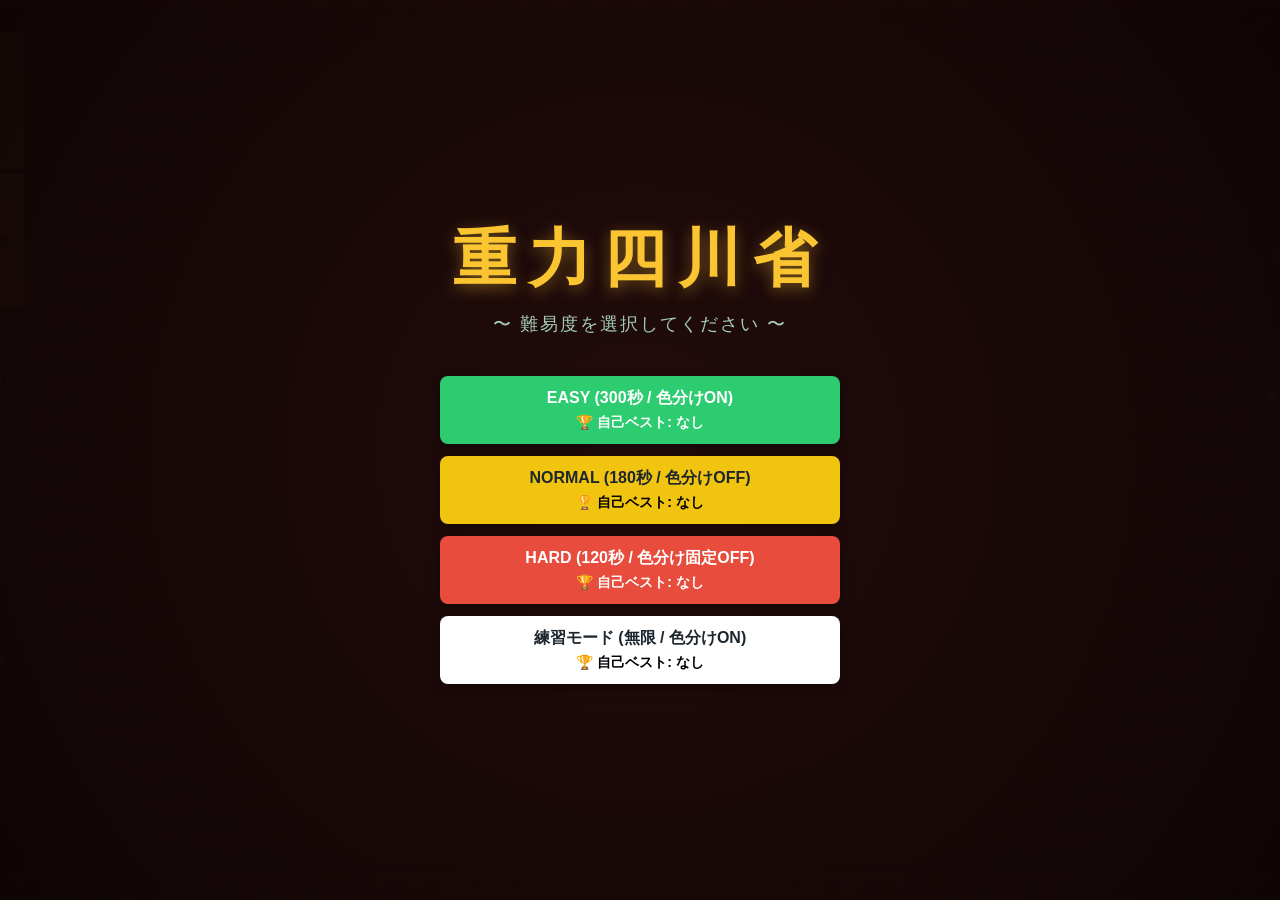
<file: games/shisensho-j/index.html>
<!DOCTYPE html>
<html lang="ja">
<head>
    <meta charset="UTF-8">
    <meta name="robots" content="noindex, nofollow">
    <meta name="viewport" content="width=device-width, initial-scale=1.0, user-scalable=no, viewport-fit=cover">
    <link rel="icon" href="data:image/svg+xml,<svg xmlns=%22http://www.w3.org/2000/svg%22 viewBox=%220 0 100 100%22><text y=%22.9em%22 font-size=%2290%22>🀄</text></svg>">
    <title>重力四川省</title>
    <style>
        /* 🛠️ ゲーム全体で使い回す共通の変数（デザイン設定）を定義 */
        :root {
            --bg-color: #330000; /* 🇨🇳 深みのある中華風のダークグリーン（深緑） */
            --tile-height: min(9.5vh, calc((100vw - 110px) / 19 * 1.35));
            --tile-width: calc(var(--tile-height) / 1.35);
        }
        * { box-sizing: border-box; }
        
        body {
            background-color: var(--bg-color);
            
            /* 🇨🇳 緑基調の中華風幾何学格子文様（CSSアート背景） */
            background-image: 
                linear-gradient(30deg, #990000 12%, transparent 12.5%, transparent 87%, #990000 87.5%, #990000),
                linear-gradient(150deg, #990000 12%, transparent 12.5%, transparent 87%, #990000 87.5%, #990000),
                linear-gradient(30deg, #990000 12%, transparent 12.5%, transparent 87%, #990000 87.5%, #990000),
                linear-gradient(150deg, #990000 12%, transparent 12.5%, transparent 87%, #990000 87.5%, #990000),
                linear-gradient(60deg, #550000 25%, transparent 25.5%, transparent 75%, #550000 75.5%, #550000),
                linear-gradient(60deg, #550000 25%, transparent 25.5%, transparent 75%, #550000 75.5%, #550000);
            background-size: 40px 70px;
            background-position: 0 0, 0 0, 20px 35px, 20px 35px, 0 0, 20px 35px;
            
            color: white;
            font-family: sans-serif;
            display: flex;
            justify-content: center;
            align-items: center;
            margin: 0; padding: 0;
            overscroll-behavior: none; 
            height: 100vh; width: 100vw;
            overflow: hidden;
            position: relative;
        }
        
        .game-container {
            display: flex;
            flex-direction: row;
            gap: 10px;
            align-items: center;
            justify-content: center;
            width: 100%; height: 100%;
            padding: 10px;
            z-index: 10;
        }

        .sidebar-options {
            display: flex;
            flex-direction: column;
            gap: 4px;
            /* 🎨 赤基調（漆赤・ダークレッド）に合わせた半透明カラー */
            background-color: rgba(35, 12, 12, 0.85);
            backdrop-filter: blur(4px);
            padding: 6px;
            border-radius: 6px;
            box-shadow: 0 10px 25px rgba(0,0,0,0.6);
            height: calc((var(--tile-height) * 10) + 17px);
            justify-content: space-around;
            /* ほんのり赤（朱色系）の光彩枠に変更 */
            border: 1px solid rgba(231, 76, 60, 0.2); 
        }
        
        .opt-btn {
            width: min(12vw, 80px);
            flex: 1;
            border: none; border-radius: 4px;
            background-color: #3a1a1a; color: #e0f2e9;
            font-size: clamp(11px, 1.4vh, 13px); 
            font-weight: bold;
            display: flex; flex-direction: column;
            justify-content: center; align-items: center;
            gap: 2px; cursor: pointer;
            line-height: 1.1;
            transition: all 0.2s ease;
            border-bottom: 2px solid #0f2219;
        }
        .opt-btn span.icon { font-size: clamp(14px, 2.4vh, 18px); }
        
        .opt-btn:hover { background-color: #7f2d2d; color: #fff; } /* 🍷 明るめのワインレッドに変更 */
        .opt-btn:disabled {
            background-color: #230c0c; color: #5a3d3d; /* 🧱 暗い黒赤と、くすんだ赤茶の文字に変更 */
            cursor: not-allowed; border-bottom-color: transparent;
        }
        /* アクティブ時は中華風に映えるゴールド（赤背景に最高に映えるので維持） */
        .opt-btn.active { background-color: #fbc531; color: #1e272e; border-bottom: 2px solid #f39c12; }
        /* 🎨 色分けONの時は、鮮やかな緑から「鮮やかな赤」へ変更 */
        #btn-color-toggle.active { background-color: #e74c3c; color: #fff; border-bottom: 2px solid #c0392b; }
        .board-wrapper {
            position: relative;
        }

        #game-board {
            display: grid;
            grid-template-columns: repeat(19, var(--tile-width));
            grid-template-rows: repeat(10, var(--tile-height));
            gap: 1px; 
            /* 🎨 雀卓をイメージした深緑の半透明マット */
            background-color: rgba(35, 12, 12, 0.85);
            backdrop-filter: blur(4px);
            padding: 4px;
            border-radius: 6px; 
            box-shadow: 0 15px 35px rgba(0,0,0,0.6);
            border: 1px solid rgba(231, 76, 60, 0.2);
        }

        #route-svg {
            position: absolute;
            top: 0; left: 0;
            width: 100%; height: 100%;
            pointer-events: none;
            z-index: 50;
        }

        .tile {
            background-color: #f5f6fa; border-radius: 2px;
            border-bottom: min(0.4vh, 3px) solid #dcdde1; border-right: 1px solid #dcdde1;
            cursor: pointer; user-select: none;
            background-image: url('tiles.png');
            background-size: 400% 900%; background-repeat: no-repeat;
            transition: transform 0.25s cubic-bezier(0.25, 0.46, 0.45, 0.94); /* 落ちるスムーズなアニメーション */
        }
        
        .tile.selected {
            box-shadow: inset 0 0 0 2px #fbc531, 0 0 6px #fbc531;
            filter: brightness(0.8); transform: scale(0.95);
        }

        .tile.hint {
            animation: hint-flash 0.5s infinite alternate;
            box-shadow: inset 0 0 0 2px #2ecc71, 0 0 10px #2ecc71;
            z-index: 10;
        }
        @keyframes hint-flash {
            0% { filter: brightness(1.3); }
            100% { filter: brightness(0.7); }
        }

        .color-mode .type-manzu { background-color: #ffb3b3; background-blend-mode: multiply; }
        .color-mode .type-pinzu { background-color: #b3d1ff; background-blend-mode: multiply; }
        .color-mode .type-souzu { background-color: #b3ffb3; background-blend-mode: multiply; }
        .color-mode .type-jihai { background-color: #fff; background-blend-mode: multiply; }

        /* 📌 演出・ポップアップ共通レイヤー */
        .overlay {
            position: absolute; top: 0; left: 0; width: 100%; height: 100%;
            display: flex; justify-content: center; align-items: center; z-index: 100;
            opacity: 0; pointer-events: none; transition: opacity 0.4s ease;
        }
        .overlay.active { opacity: 1; pointer-events: auto; }
        
        .popup-box {
            width: 100%; padding: 20px 0; text-align: center;
            transform: scale(0.8); transition: transform 0.4s cubic-bezier(0.175, 0.885, 0.32, 1.275);
            display: flex; flex-direction: column; align-items: center; gap: 10px;
        }
        .overlay.active .popup-box { transform: scale(1); }
        
        .popup-title { font-size: max(1.5rem, 5vh); font-weight: 900; letter-spacing: 6px; margin: 0; }
        .popup-sub { font-size: max(0.9rem, 2vh); margin: 0; letter-spacing: 2px; }

        #start-overlay {
            background: radial-gradient(circle, rgba(35,12,12,0.96) 0%, rgba(15,5,5,0.99) 100%);
        }
        #start-overlay .popup-title {
            color: #fbc531; text-shadow: 0 4px 15px rgba(251, 197, 49, 0.4);
            font-size: max(2.2rem, 7vh); letter-spacing: 12px;
        }

        /* 🟢 タイムバー関連スタイル（盤面内下部に変更） */
        #timer-container {
            position: absolute;
            bottom: 4px; 
            left: 4px;   
            width: calc(100% - 8px); 
            height: 8px; 
            background: rgba(0, 0, 0, 0.5);
            z-index: 60; 
            border-radius: 0 0 4px 4px; 
        }
        #timer-bar {
            height: 100%;
            width: 100%;
            transition: width 0.2s linear, background-color 0.3s ease;
        }

        /* 難易度選択ボタン装飾 */
        .diff-menu-container {
            display: flex;
            flex-direction: column;
            gap: 12px;
            margin-top: 20px;
            width: 80%;
            max-width: 400px;
        }
        .btn-diff-select {
            padding: 12px 24px;
            font-size: 16px;
            font-weight: bold;
            border: none;
            border-radius: 8px;
            cursor: pointer;
            box-shadow: 0 4px 10px rgba(0,0,0,0.3);
            transition: transform 0.1s, filter 0.2s;
        }
        .btn-diff-select:hover { filter: brightness(1.1); transform: scale(1.02); }
        .btn-diff-select:active { transform: scale(0.98); }

        /* 🔴 自動手詰まりシャッフル */
        #shuffle-overlay { background-color: rgba(0, 0, 0, 0.75); }
        #shuffle-overlay .popup-box { background: linear-gradient(90deg, rgba(0,0,0,0) 0%, rgba(36,24,24,0.9) 25%, rgba(36,24,24,0.9) 75%, rgba(0,0,0,0) 100%); }
        #shuffle-overlay .popup-title { color: #ff4757; text-shadow: 0 0 10px rgba(255, 71, 87, 0.6); }
        #shuffle-overlay .popup-sub { color: #ee5253; }

        /* 🔵 任意手動シャッフル */
        #manual-shuffle-overlay { background-color: rgba(0, 0, 0, 0.7); }
        #manual-shuffle-overlay .popup-box { background: linear-gradient(90deg, rgba(0,0,0,0) 0%, rgba(15,35,25,0.9) 25%, rgba(15,35,25,0.9) 75%, rgba(0,0,0,0) 100%); }
        #manual-shuffle-overlay .popup-title { color: #00a8ff; text-shadow: 0 0 10px rgba(0, 168, 255, 0.6); }
        #manual-shuffle-overlay .popup-sub { color: #70a1ff; }

        /* ゲームオーバー・ゲームクリア */
        #gameover-overlay { background-color: rgba(40, 10, 10, 0.85); }
        #gameover-overlay .popup-title { color: #ff4757; text-shadow: 0 0 15px rgba(255, 71, 87, 0.6); font-size: max(2.5rem, 8vh); }

        #clear-overlay { background-color: rgba(0, 0, 0, 0.8); }
        #clear-overlay .popup-box { background: linear-gradient(90deg, rgba(0,0,0,0) 0%, rgba(16,35,22,0.95) 25%, rgba(16,35,22,0.95) 75%, rgba(0,0,0,0) 100%); }
        #clear-overlay .popup-title { color: #2ed573; text-shadow: 0 0 10px rgba(46, 213, 115, 0.6); }
        #clear-overlay .popup-sub { color: #7bed9f; }
        
        #confirm-overlay { background-color: rgba(0, 0, 0, 0.6); }
        #confirm-overlay .popup-box {
            background-color: #280d0d; /* 👈 深い暗赤色に変更 */
            width: 280px; padding: 15px; border-radius: 8px;
            box-shadow: 0 10px 25px rgba(0,0,0,0.5); 
            border: 1px solid #e74c3c; /* 👈 枠線を赤に変更 */
            gap: 15px;
        }
        .confirm-buttons { display: flex; gap: 15px; width: 100%; justify-content: center; }
        
        .btn-style { padding: 8px 20px; font-size: 14px; border: none; border-radius: 50px; cursor: pointer; font-weight: bold; }
        .btn-green { background-color: #2ed573; color: #1e272e; }
        .btn-red { background-color: #ff4757; color: white; }
        .btn-gray { background-color: #718093; color: white; }

        /* 📱 スマホ時・縦画面時の設定 */
        @media (orientation: portrait) {
            :root {
                --tile-width: min(4.8vw, 8vh);
                --tile-height: calc(var(--tile-width) * 1.35); 
            }
            
            .game-container { 
                flex-direction: column-reverse !important; 
                align-items: center !important;
                justify-content: center !important;
                gap: 10px !important;
            }
            
            /* 元のメニュー設定を完全キープ */
            .sidebar-options { flex-direction: row; width: 98vw; height: auto; justify-content: center; padding: 4px; }
            .opt-btn { 
                width: 58px; 
                height: 52px; 
                font-size: 10px; 
                flex: none; 
            }
            .opt-btn span.icon { font-size: 14px; }
            
            #game-board { max-width: 98vw; }

            /* ⚙️ 右側のインフォメーションメニュー（上側バー）を左詰めにする */
            .sidebar-info { 
                flex-direction: row !important; 
                width: 98vw !important; 
                height: auto !important; 
                justify-content: flex-start !important; /* 👈 center から flex-start (左詰め) に変更 */
                padding: 4px !important; 
                gap: 4px !important; /* ボタン同士の間隔を少し空ける */
            }
            .info-btn { 
                width: 58px !important; 
                height: 52px !important; 
                font-size: 10px !important; 
                flex: none !important; 
            }
            .info-btn span.icon { font-size: 14px !important; }
        }

        /* 📱 スマホの横向き（画面の高さが低いとき） */
        @media (max-height: 450px) and (orientation: landscape) {
            :root {
                /* 横向き時は牌をさらに少しスマートにして縦に収める */
                --tile-height: min(7.5vh, calc((100vw - 110px) / 19 * 1.35));
                --tile-width: calc(var(--tile-height) / 1.35);
            }
            
            /* 【指示通り】上下の隙間・パディングを極限まで無くす */
            .game-container {
                padding: 2px 5px !important;
                gap: 6px !important;
            }

            /* 🀄【追加】左側メニュー（やり直しボタン等のバー）のはみ出しバグを修正 */
            .sidebar-options {
                /* 盤面の10行分の高さにぴったり連動させて、下側へのはみ出しを強制阻止 */
                height: calc((var(--tile-height) * 10) + 14px) !important;
                padding: 3px !important;
                gap: 2px !important;
            }
            /* バーの中の各ボタンも、縦に6個綺麗に収まる高さに自動縮小 */
            .opt-btn {
                width: min(10vw, 75px) !important;
                padding: 2px 0 !important;
                font-size: min(10px, 2.2vh) !important;
            }
            .opt-btn span.icon {
                font-size: min(12px, 2.6vh) !important;
                margin-bottom: 0px !important;
            }

            /* 📊 タイトル画面（スタート画面）の調整 */
            #start-overlay .popup-box {
                gap: 4px; /* 要素同士の隙間を狭くする */
                padding: 5px 0;
            }
            #start-overlay .popup-title {
                font-size: min(1.8rem, 8vh) !important; /* 文字を画面の高さに合わせて小さく縮小 */
                letter-spacing: 6px;
            }
            #start-overlay .popup-sub {
                font-size: min(0.8rem, 4vh) !important;
                margin-bottom: 2px !important;
            }
            
            /* ⚠️【修正】元々の縦並び(1列)のデザイン・サイズを完全に維持 */
            .diff-menu-container {
                display: flex !important;
                flex-direction: column !important; /* 縦並び(1列)に戻す */
                gap: 5px !important; /* 元の程よい隙間をキープ */
                margin-top: 5px;
                width: 90%;
                max-width: 600px;
            }
            .btn-diff-select {
                padding: 6px 12px;
                font-size: clamp(11px, 4vh, 14px); /* ボタン内の文字も縮小 */
                border-radius: 6px;
            }

            /* 🟢 やり直し確認ポップアップの高さ調整（ボタン追加用） */
            #confirm-overlay .popup-box {
                width: 260px !important;
                padding: 10px !important;
                gap: 8px !important;
            }
        }

        /* ⚙️ 右側インフォメーションパネル */
        .sidebar-info {
            display: flex;
            flex-direction: column;
            gap: 4px;
            background-color: rgba(35, 12, 12, 0.85);
            backdrop-filter: blur(4px);
            padding: 6px;
            border-radius: 6px;
            box-shadow: 0 10px 25px rgba(0,0,0,0.6);
            height: calc((var(--tile-height) * 10) + 17px);
            justify-content: flex-start; /* 上詰めでボタンを配置 */
            border: 1px solid rgba(231, 76, 60, 0.2); 
        }
        
        .info-btn {
            width: min(12vw, 80px);
            height: calc(((var(--tile-height) * 10) + 17px) / 6); /* 左のボタンと同じ高さ */
            border: none; border-radius: 4px;
            background-color: #3a1a1a; color: #e0f2e9;
            font-size: clamp(10px, 1.3vh, 12px); 
            font-weight: bold;
            display: flex; flex-direction: column;
            justify-content: center; align-items: center;
            gap: 2px; cursor: pointer;
            line-height: 1.1;
            transition: all 0.2s ease;
            border-bottom: 2px solid #0f2219;
        }
        .info-btn span.icon { font-size: clamp(14px, 2.4vh, 18px); }
        .info-btn:hover { background-color: #7f2d2d; color: #fff; }
        
        /* 📄 インフォ専用ポップアップのスクロール対応と枠調整 */
        .info-popup-box {
            background-color: #230c0c !important; /* 👈 緑から「漆黒に近い深い赤」に変更 */
            width: min(90vw, 340px) !important;
            max-height: 85vh;
            padding: 16px !important;
            border-radius: 8px;
            box-shadow: 0 15px 35px rgba(0,0,0,0.8);
            border: 1px solid #fbc531 !important; /* 👈 枠線を中華風に映える「ゴールド」に変更 */
            display: flex;
            flex-direction: column;
        }

        /* 🚨 はみ出た中身をスクロールさせるための設定 */
        .info-content-text {
            font-size: 13px;
            color: #dcdde1;
            line-height: 1.5;
            text-align: center;
            width: 100%;
            overflow-y: auto; /* 縦方向にはみ出したらスクロールバーを出す */
            flex: 1;          /* ポップアップ内で引き伸ばしてスクロール領域を確保 */
            padding-right: 4px; /* スクロールバー用の微調整 */
        }
        
        /* 🎛️ スクロールバーのデザインも暗い背景に合わせる（任意） */
        .info-content-text::-webkit-scrollbar {
            width: 4px;
        }
        .info-content-text::-webkit-scrollbar-thumb {
            background: #e74c3c; /* 👈 緑から「朱赤」に変更 */
            border-radius: 2px;
        }

        /* 📱 スマホ横画面時（高さが低いとき）の超省スペース化 */
        @media (max-height: 450px) and (orientation: landscape) {
            .info-popup-box {
                max-height: 92vh !important; /* 画面いっぱいに広げる */
                padding: 10px !important;
                gap: 6px !important;
            }
            #info-popup-title {
                font-size: 14px !important; /* タイトルを小さく */
            }
            #info-content-diff {
                font-size: 10px !important; /* 難易度の文字を小さく */
                line-height: 1.3 !important;
            }
            /* 閉じるボタンも横画面では少し平べったくして押しやすく */
            .info-popup-box .btn-style {
                margin-top: 4px !important;
                padding: 6px 0 !important;
                font-size: 12px !important;
            }
        }
    </style>
</head>
<body>

    <div class="game-container">
        <div class="sidebar-options">
            <button id="btn-bgm" class="opt-btn active"><span class="icon">🎵</span>BGM<br>ON</button>
            <button id="btn-line" class="opt-btn active"><span class="icon">⚡</span>ルート線<br>ON</button>
            <button id="btn-manual-shuffle" class="opt-btn"><span class="icon">🔀</span>シャッフル<br>(2)</button>
            <button id="btn-hint" class="opt-btn"><span class="icon">💡</span>ヒント<br>(2)</button>
            <button id="btn-color-toggle" class="opt-btn"><span class="icon">🎨</span>色分け<br>OFF</button>
            <button id="btn-retry" class="opt-btn"><span class="icon">↩️</span>やり直し</button>
        </div>

        <div class="board-wrapper">
            <div id="game-board"></div>
            <svg id="route-svg"></svg>
            <div id="timer-container">
              <div id="timer-bar"></div>
          </div>
        </div>

        <!-- ⚙️ 右側：インフォメーション操作パネル -->
        <div class="sidebar-info">
            <button class="info-btn" onclick="openInfoPopup('rule')"><span class="icon">📜</span>ルール</button>
            <button class="info-btn" onclick="openInfoPopup('diff')"><span class="icon">📊</span>難易度</button>
            <button class="info-btn" onclick="openInfoPopup('credit')"><span class="icon">🤝</span>素材・著作権</button>
        </div>
    </div>

    <div id="start-overlay" class="overlay active">
        <div class="popup-box">
            <p class="popup-title">重力四川省</p>
            <p class="popup-sub" style="color:#a4ccb6; margin-bottom: 10px;">〜 難易度を選択してください 〜</p>
            <div class="diff-menu-container">
                <button id="btn-diff-easy" class="btn-diff-select" style="background-color: #2ecc71; color: #fff;" onclick="selectDifficulty('EASY')">EASY (300秒 / 色分けON)</button>
                <button id="btn-diff-normal" class="btn-diff-select" style="background-color: #f1c40f; color: #1e272e;" onclick="selectDifficulty('NORMAL')">NORMAL (180秒 / 色分けOFF)</button>
                <button id="btn-diff-hard" class="btn-diff-select" style="background-color: #e74c3c; color: #fff;" onclick="selectDifficulty('HARD')">HARD (120秒 / 色分け固定OFF)</button>
                <button id="btn-diff-practice" class="btn-diff-select" style="background-color: #ffffff; color: #1e272e;" onclick="selectDifficulty('PRACTICE')">練習モード (無限 / 色分けON)</button>
            </div>
        </div>
    </div>

    <div id="gameover-overlay" class="overlay">
        <div class="popup-box">
            <p class="popup-title">TIME UP!</p>
            <p class="popup-sub" style="color: #ff7675;">制限時間を超過しました</p>
            
            <button class="btn-style btn-green" style="font-size:15px; padding:10px 25px; margin-top:15px; margin-right: 10px;" onclick="replayGameFromTimeup()">もう一度遊ぶ</button>
            
            <button class="btn-style btn-red" style="font-size:15px; padding:10px 25px; margin-top:15px;" onclick="backToMenu()">難易度選択に戻る</button>
        </div>
    </div>

    <div id="shuffle-overlay" class="overlay">
        <div class="popup-box">
            <p class="popup-title">NO MORE MOVES</p>
            <p class="popup-sub">手詰まりのためシャッフルします...</p>
        </div>
    </div>

    <div id="manual-shuffle-overlay" class="overlay">
        <div class="popup-box">
            <p class="popup-title">SHUFFLING...</p>
            <p class="popup-sub">牌をシャッフルしています</p>
        </div>
    </div>

    <div id="clear-overlay" class="overlay">
        <div class="popup-box">
            <p class="popup-title">GAME CLEAR!</p>
            <p class="popup-sub">素晴らしい！すべての牌を消去しました！</p>
            <p id="clear-time-info" class="popup-sub" style="margin-top: 5px; color: #fff; font-size: max(1rem, 2.2vh); font-weight: bold;"></p>
            
            <div style="display: flex; flex-direction: column; gap: 12px; margin-top: 15px; width: 100%; align-items: center;">
                <button id="btn-replay" class="btn-style btn-green" style="font-size:16px; padding:10px 30px; width: max(200px, 50%);">もう一回遊ぶ</button>
                <button class="btn-style btn-gray" style="font-size:14px; padding:8px 20px; width: max(200px, 50%);" onclick="backToMenu()">他の難易度を選ぶ</button>
            </div>
        </div>
    </div>

    <div id="confirm-overlay" class="overlay">
        <div class="popup-box">
            <h3 style="margin:0; color:#fbc531; font-size:16px;">確認</h3>
            <p style="margin:0; font-size:13px; color:#dcdde1;">本当に最初からやり直しますか?</p>
            <div class="confirm-buttons">
                <button id="btn-confirm-yes" class="btn-style btn-red">はい</button>
                <button id="btn-confirm-no" class="btn-style btn-gray">いいえ</button>
            </div>
            <button id="btn-confirm-menu" class="btn-style btn-green" style="width: 100%; margin-top: 5px;">難易度選択に戻る</button>
        </div>
    </div>

    <!-- 📄 インフォメーションポップアップ画面 -->
    <div id="info-overlay" class="overlay">
        <div class="popup-box info-popup-box">
            <h3 id="info-popup-title" style="margin:0; color:#fbc531; font-size:18px; letter-spacing: 2px;">タイトル</h3>
            
            <!-- ルール用の中身 -->
            <div id="info-content-rule" class="info-content-text" style="display:none; text-align: left;">
                同じ絵柄の麻雀牌を2枚選んで消していくパズルゲームです。<br><br>
                2つの牌を繋ぐ線が「直線」「1回折れ」「2回折れ」のいずれかで、途中に他の牌がないルートであれば消すことができます。<br><br>
                すべての牌を消し切るとゲームクリアとなります（手詰まり時は残りの牌が自動でシャッフルされます）。
            </div>

            <!-- ② 難易度用の中身（NEW！） -->
            <div id="info-content-diff" class="info-content-text" style="display:none; text-align: left; font-size: 12px; line-height: 1.6;">
                各難易度ごとの詳しいルール設定です。<br><br>
                🟢 <strong style="color: #2ecc71;">EASY</strong><br>
                ・制限時間：300秒<br>
                ・牌の色分け：あり<br>
                ・お助け機能：シャッフル5回 / ヒント5回[cite: 1]<br><br>
                🟡 <strong style="color: #f1c40f;">NORMAL</strong><br>
                ・制限時間：180秒<br>
                ・牌の色分け：なし（手動でONに切替可）<br>
                ・お助け機能：シャッフル2回 / ヒント2回[cite: 1]<br><br>
                🔴 <strong style="color: #e74c3c;">HARD</strong><br>
                ・制限時間：120秒<br>
                ・牌の色分け：固定OFF（切替不可）[cite: 1]<br>
                ・お助け機能：シャッフルなし（0回）/ ヒント1回[cite: 1]<br><br>
                ⚪ <strong>練習モード</strong><br>
                ・制限時間：なし（無限）<br>
                ・牌の色分け：あり<br>
                ・お助け機能：制限ほぼなし（99回）[cite: 1]
            </div>
            
            <!-- 素材・著作権用の中身 -->
            <div id="info-content-credit" class="info-content-text" style="display:none;">
                <p style="margin: 5px 0 12px 0; font-weight: bold; color: #fbc531;">© 2026 Furuyura Studio<br>All Rights Reserved.</p>
                <div style="font-size: 11px; text-align: left; opacity: 0.8; line-height: 1.5; border-top: 1px solid rgba(255,255,255,0.1); padding-top: 8px;">
                    🎵 BGM：PeriTune 様<br>
                    🔊 効果音：効果音ラボ 様<br>
                </div>
            </div>

            <button class="btn-style btn-red" style="width: 100%; margin-top: 10px;" onclick="closeInfoPopup()">閉じる</button>
        </div>
    </div>

    <script>
        // BGM
        const bgm = new Audio('Chinatown.mp3');
        bgm.loop = true;

        // 🔊 効果音（SE）の定義
        const se = {
            start: new Audio('se_start.mp3'),     
            clear: new Audio('se_clear.mp3'),     
            select: new Audio('se_select.mp3'),   
            delete: new Audio('se_delete.mp3'),   
            shuffle: new Audio('se_shuffle.mp3'), 
            hint: new Audio('se_hint.mp3'),        
            timeup: new Audio('se_timeup.mp3'),
            fall: new Audio('se_fall.mp3')         // 🪂【追加】牌が下に落ちる際の効果音ファイル
        };

        function playSE(type) {
            if (!isBgmOn) return; 
            if (!se[type]) return;
            se[type].pause();          
            se[type].currentTime = 0;  
            se[type].play().catch(e => console.log("SE再生待ち:", e));
        }

        // ゲームで使用する麻雀牌の種類
        const TILE_TYPES = [
            { id: 1, x: 0, y: 0, type: 'manzu' }, { id: 10, x: 1, y: 0, type: 'pinzu' }, { id: 19, x: 2, y: 0, type: 'souzu' }, { id: 28, x: 3, y: 0, type: 'jihai' },
            { id: 2, x: 0, y: 1, type: 'manzu' }, { id: 11, x: 1, y: 1, type: 'pinzu' }, { id: 20, x: 2, y: 1, type: 'souzu' }, { id: 29, x: 3, y: 1, type: 'jihai' },
            { id: 3, x: 0, y: 2, type: 'manzu' }, { id: 12, x: 1, y: 2, type: 'pinzu' }, { id: 21, x: 2, y: 2, type: 'souzu' }, { id: 30, x: 3, y: 2, type: 'jihai' },
            { id: 4, x: 0, y: 3, type: 'manzu' }, { id: 13, x: 1, y: 3, type: 'pinzu' }, { id: 22, x: 2, y: 3, type: 'souzu' }, { id: 31, x: 3, y: 3, type: 'jihai' },
            { id: 5, x: 0, y: 4, type: 'manzu' }, { id: 14, x: 1, y: 4, type: 'pinzu' }, { id: 23, x: 2, y: 4, type: 'souzu' }, { id: 32, x: 3, y: 4, type: 'jihai' },
            { id: 6, x: 0, y: 5, type: 'manzu' }, { id: 15, x: 1, y: 5, type: 'pinzu' }, { id: 24, x: 2, y: 5, type: 'souzu' }, { id: 33, x: 3, y: 5, type: 'jihai' },
            { id: 7, x: 0, y: 6, type: 'manzu' }, { id: 16, x: 1, y: 6, type: 'pinzu' }, { id: 25, x: 2, y: 6, type: 'souzu' }, { id: 34, x: 3, y: 6, type: 'jihai' }, 
            { id: 8, x: 0, y: 7, type: 'manzu' }, { id: 17, x: 1, y: 7, type: 'pinzu' }, { id: 26, x: 2, y: 7, type: 'souzu' },
            { id: 9, x: 0, y: 8, type: 'manzu' }, { id: 18, x: 1, y: 8, type: 'pinzu' }, { id: 27, x: 2, y: 8, type: 'souzu' }
        ];

        const ROWS = 10;
        const COLS = 19;
        let boardData = [];
        let selectedTile = null;
        let isShuffling = false;
        let isBlockInteraction = false;

        let isBgmOn = true;
        let isLineOn = true;
        let isColorMode = false;
        let shuffleCount = 2;
        let hintCount = 2;
        let isAudioInitiated = false;
        let hintTimeoutId = null;

        let gameTimer = null;
        let currentDifficulty = 'NORMAL';
        let timeLeft = 0;
        let totalTime = 0;
        let elapsedTime = 0; 

        function formatTime(seconds) {
            const m = Math.floor(seconds / 60);
            const s = seconds % 60;
            return `${m}分${s.toString().padStart(2, '0')}秒`;
        }

        const DIFF_CONFIG = {
            'EASY': { time: 300, color: '#2ecc71', colorMode: true, allowToggle: true, shuffle: 5, hint: 5 },
            'NORMAL': { time: 180, color: '#f1c40f', colorMode: false, allowToggle: true, shuffle: 2, hint: 2 },
            'HARD': { time: 120, color: '#e74c3c', colorMode: false, allowToggle: false, shuffle: 0, hint: 1 }, 
            'PRACTICE': { time: null, color: '#ffffff', colorMode: true, allowToggle: true, shuffle: 99, hint: 99 } 
        };

        function tryPlayBgm() {
            if (isBgmOn && isAudioInitiated) {
                setTimeout(() => {
                    if (isBgmOn) {
                        bgm.play().catch(e => console.log("BGM再生待ち:", e));
                    }
                }, 1000); 
            }
        }

        function selectDifficulty(diff) {
            currentDifficulty = diff;
            isAudioInitiated = true;
            document.getElementById('start-overlay').classList.remove('active');
            playSE('start'); 
            tryPlayBgm();
            initGame();
        }

        function startTimer() {
            stopTimer();
            const config = DIFF_CONFIG[currentDifficulty];
            const bar = document.getElementById('timer-bar');
            bar.style.backgroundColor = config.color;

            elapsedTime = 0; 

            if (config.time === null) {
                bar.style.width = '100%';
                gameTimer = setInterval(() => {
                    if (isShuffling || isBlockInteraction) return;
                    elapsedTime++;
                }, 1000);
                return;
            }

            totalTime = config.time;
            timeLeft = config.time;
            bar.style.width = '100%';

            gameTimer = setInterval(() => {
                if (isShuffling || isBlockInteraction) return; 
                timeLeft--;
                elapsedTime++; 
                const ratio = Math.max(0, (timeLeft / totalTime) * 100);
                bar.style.width = ratio + '%';

                if (timeLeft <= 0) {
                    timeLeft = 0;
                    stopTimer(); 
                    playSE('timeup'); 
                    document.getElementById('gameover-overlay').classList.add('active');
                }
            }, 1000);
        }

        function stopTimer() {
            if (gameTimer) {
                clearInterval(gameTimer);
                gameTimer = null;
            }
        }

        function updateBestScoresDisplay() {
            const diffs = ['EASY', 'NORMAL', 'HARD', 'PRACTICE'];
            const names = {
                'EASY': 'EASY (300秒 / 色分けON)',
                'NORMAL': 'NORMAL (180秒 / 色分けOFF)',
                'HARD': 'HARD (120秒 / 色分け固定OFF)',
                'PRACTICE': '練習モード (無限 / 色分けON)'
            };
            
            const textColors = {
                'EASY': '#ffffff',      
                'NORMAL': '#000000',    
                'HARD': '#ffffff',      
                'PRACTICE': '#000000'   
            };

            diffs.forEach(diff => {
                const btn = document.getElementById(`btn-diff-${diff.toLowerCase()}`);
                if (btn) {
                    const best = localStorage.getItem('shisensho_best_' + diff);
                    const color = textColors[diff];
                    
                    const textStyle = `font-size:14px; font-weight:bold; color:${color}; display:inline-block; margin-top:5px;`;
                    
                    if (best) {
                        btn.innerHTML = `${names[diff]} <br><span style="${textStyle}">🏆 自己ベスト: ${formatTime(parseInt(best))}</span>`;
                    } else {
                        btn.innerHTML = `${names[diff]} <br><span style="${textStyle}">🏆 自己ベスト: なし</span>`;
                    }
                }
            });
        }

        function backToMenu() {
            stopTimer();
            updateBestScoresDisplay(); 
            document.getElementById('gameover-overlay').classList.remove('active');
            document.getElementById('clear-overlay').classList.remove('active');
            document.getElementById('confirm-overlay').classList.remove('active');
            document.getElementById('start-overlay').classList.add('active');
        }

        function initGame() {
            clearHint();
            clearRouteLine();
            document.getElementById('clear-overlay').classList.remove('active');
            document.getElementById('confirm-overlay').classList.remove('active');
            
            const config = DIFF_CONFIG[currentDifficulty];
            shuffleCount = config.shuffle !== undefined ? config.shuffle : 2;
            hintCount = config.hint !== undefined ? config.hint : 2;
            
            isBlockInteraction = false;
            isColorMode = config.colorMode;
            
            const colorBtn = document.getElementById('btn-color-toggle');
            if (config.allowToggle) {
                colorBtn.disabled = false;
                if (isColorMode) {
                    colorBtn.classList.add('active');
                    colorBtn.innerHTML = `<span class="icon">🎨</span>色分け<br>ON`;
                } else {
                    colorBtn.classList.remove('active');
                    colorBtn.innerHTML = `<span class="icon">🎨</span>色分け<br>OFF`;
                }
            } else {
                colorBtn.disabled = true;
                colorBtn.classList.remove('active');
                colorBtn.innerHTML = `<span class="icon">🎨</span>色分け<br>固定`;
            }

            updateOptionButtons();

            boardData = [];
            for (let r = 0; r < ROWS; r++) {
                boardData[r] = [];
                for (let c = 0; c < COLS; c++) {
                    boardData[r][c] = null;
                }
            }

            let pool = [];
            for (let i = 0; i < TILE_TYPES.length; i++) {
                for (let j = 0; j < 4; j++) pool.push({ ...TILE_TYPES[i] });
            }

            for (let i = pool.length - 1; i > 0; i--) {
                const j = Math.floor(Math.random() * (i + 1));
                [pool[i], pool[j]] = [pool[j], pool[i]];
            }

            let poolIndex = 0;
            for (let r = 1; r < ROWS - 1; r++) {
                for (let c = 1; c < COLS - 1; c++) {
                    if (poolIndex < pool.length) {
                        boardData[r][c] = pool[poolIndex++];
                    }
                }
            }

            renderBoard();
            startTimer();
            setTimeout(checkMovablePairs, 500);
        }

        function updateOptionButtons() {
            const sBtn = document.getElementById('btn-manual-shuffle');
            sBtn.innerHTML = `<span class="icon">🔀</span>シャッフル<br>(${shuffleCount})`;
            sBtn.disabled = shuffleCount <= 0;

            const hBtn = document.getElementById('btn-hint');
            hBtn.innerHTML = `<span class="icon">💡</span>ヒント<br>(${hintCount})`;
            hBtn.disabled = hintCount <= 0;
        }

        function renderBoard() {
            const boardElement = document.getElementById('game-board');
            boardElement.innerHTML = '';
            if (isColorMode) boardElement.classList.add('color-mode');
            else boardElement.classList.remove('color-mode');

            for (let r = 0; r < ROWS; r++) {
                for (let c = 0; c < COLS; c++) {
                    const tileData = boardData[r][c];
                    const tileElement = document.createElement('div');
                    if (tileData) {
                        tileElement.classList.add('tile', `type-${tileData.type}`);
                        tileElement.style.backgroundPosition = `${(tileData.x / 3) * 100}% ${(tileData.y / 8) * 100}%`;
                        tileElement.id = `tile-${r}-${c}`;
                        tileElement.dataset.row = r;
                        tileElement.dataset.col = c;
                        tileElement.addEventListener('click', () => handleTileClick(r, c, tileElement));
                    } else {
                        tileElement.style.visibility = 'hidden';
                    }
                    boardElement.appendChild(tileElement);
                }
            }
        }

        function checkStraight(r1, c1, r2, c2) {
            if (r1 !== r2 && c1 !== c2) return false;
            if (Math.abs(r1 - r2) + Math.abs(c1 - c2) === 1) return true;
            
            if (r1 === r2) { 
                const minC = Math.min(c1, c2);
                const maxC = Math.max(c1, c2);
                for (let c = minC + 1; c < maxC; c++) {
                    if (boardData[r1] && boardData[r1][c] !== null) return false;
                }
            } else { 
                const minR = Math.min(r1, r2);
                const maxR = Math.max(r1, r2);
                for (let r = minR + 1; r < maxR; r++) {
                    if (boardData[r] && boardData[r][c1] !== null) return false;
                }
            }
            return true;
        }

        function getConnectRoute(r1, c1, r2, c2) {
            if (r1 === r2 && c1 === c2) return null;

            if (Math.abs(r1 - r2) + Math.abs(c1 - c2) === 1) {
                return [{r: r1, c: c1}, {r: r2, c: c2}];
            }

            if (checkStraight(r1, c1, r2, c2)) {
                return [{r: r1, c: c1}, {r: r2, c: c2}];
            }

            if (boardData[r1] && boardData[r1][c2] === null) {
                if (checkStraight(r1, c1, r1, c2) && checkStraight(r1, c2, r2, c2)) {
                    return [{r: r1, c: c1}, {r: r1, c: c2}, {r: r2, c: c2}];
                }
            }
            if (boardData[r2] && boardData[r2][c1] === null) {
                if (checkStraight(r1, c1, r2, c1) && checkStraight(r2, c1, r2, c2)) {
                    return [{r: r1, c: c1}, {r: r2, c: c1}, {r: r2, c: c2}];
                }
            }

            for (let c = 0; c < COLS; c++) {
                if (c === c1) continue;
                if (c !== c2 && boardData[r1] && boardData[r1][c] !== null) {
                    if (c < c1) continue; else break;
                }
                const p1Empty = (boardData[r1] && boardData[r1][c] === null);
                const p2Empty = (boardData[r2] && boardData[r2][c] === null) || (r2 === r2 && c === c2);

                if (p1Empty && p2Empty) {
                    if (checkStraight(r1, c1, r1, c) && checkStraight(r1, c, r2, c) && checkStraight(r2, c, r2, c2)) {
                        return [{r: r1, c: c1}, {r: r1, c: c}, {r: r2, c: c}, {r: r2, c: c2}];
                    }
                }
            }

            for (let r = 0; r < ROWS; r++) {
                if (r === r1) continue;
                if (r !== r2 && boardData[r] && boardData[r][c1] !== null) {
                    if (r < r1) continue; else break;
                }
                const p1Empty = (boardData[r] && boardData[r][c1] === null);
                const p2Empty = (boardData[r] && boardData[r][c2] === null) || (r === r2 && c2 === c2);

                if (p1Empty && p2Empty) {
                    if (checkStraight(r1, c1, r, c1) && checkStraight(r, c1, r, c2) && checkStraight(r, c2, r2, c2)) {
                        return [{r: r1, c: c1}, {r: r, c: c1}, {r: r, c: c2}, {r: r2, c: c2}];
                    }
                }
            }
            return null;
        }

        function findMovablePair() {
            let tiles = [];
            for (let r = 0; r < ROWS; r++) {
                for (let c = 0; c < COLS; c++) {
                    if (boardData[r][c] !== null) tiles.push({ r, c, id: boardData[r][c].id });
                }
            }
            if (tiles.length === 0) return { status: 'clear' };
            for (let i = 0; i < tiles.length; i++) {
                for (let j = i + 1; j < tiles.length; j++) {
                    if (tiles[i].id === tiles[j].id && getConnectRoute(tiles[i].r, tiles[i].c, tiles[j].r, tiles[j].c) !== null) {
                        return { status: 'movable', t1: tiles[i], t2: tiles[j] }; 
                    }
                }
            }
            return { status: 'deadlock' };
        }

        function checkMovablePairs() {
            const result = findMovablePair();
            if (result.status === 'clear') {
                stopTimer(); 
                playSE('clear'); 

                const bestKey = 'shisensho_best_' + currentDifficulty;
                const previousBest = localStorage.getItem(bestKey);
                let isNewRecord = false;

                if (!previousBest || elapsedTime < parseInt(previousBest)) {
                    localStorage.setItem(bestKey, elapsedTime);
                    isNewRecord = true;
                }

                const clearTimeInfo = document.getElementById('clear-time-info');
                if (isNewRecord) {
                    clearTimeInfo.innerHTML = `タイム: <span style="color:#fbc531;">${formatTime(elapsedTime)}</span> 🎉 新記録達成！`;
                } else {
                    clearTimeInfo.innerHTML = `タイム: ${formatTime(elapsedTime)} <br><span style="font-size:14px; opacity:0.7;">(自己ベスト: ${formatTime(parseInt(previousBest))})</span>`;
                }
                document.getElementById('clear-overlay').classList.add('active');
            } else if (result.status === 'deadlock') {
                triggerShuffleRoutine(true);
            }
        }

        // 🪂【追加】重力処理ファンクション
        function applyGravity() {
            let hasFallen = false;

            // 各列(コラム)ごとに下から上に向かってスキャン
            for (let c = 1; c < COLS - 1; c++) {
                // 下から2行目（枠線の内側の最下部）から上へと処理
                for (let r = ROWS - 2; r > 0; r--) {
                    if (boardData[r][c] !== null) {
                        let targetRow = r;
                        
                        // 下が空いている限り、どこまで落ちるかチェック
                        while (targetRow + 1 < ROWS - 1 && boardData[targetRow + 1][c] === null) {
                            targetRow++;
                        }
                        
                        // 落下可能な空間があればデータを移動
                        if (targetRow !== r) {
                            boardData[targetRow][c] = boardData[r][c];
                            boardData[r][c] = null;
                            hasFallen = true;

                            // アニメーション用にDOM要素を取得し、移動量を計算して割り当てる
                            const tileEl = document.getElementById(`tile-${r}-${c}`);
                            if (tileEl) {
                                const distance = targetRow - r;
                                tileEl.style.transform = `translateY(calc(var(--tile-height) * ${distance}))`;
                            }
                        }
                    }
                }
            }
            return hasFallen;
        }

        function triggerShuffleRoutine(isAuto = false) {
            if (isShuffling) return;
            isShuffling = true;
            selectedTile = null;
            clearHint();
            clearRouteLine();

            playSE('shuffle'); 

            const overlayId = isAuto ? 'shuffle-overlay' : 'manual-shuffle-overlay';
            const overlay = document.getElementById(overlayId);
            overlay.classList.add('active');

            setTimeout(() => {
                let remainingTiles = [];
                for (let r = 0; r < ROWS; r++) {
                    for (let c = 0; c < COLS; c++) {
                        if (boardData[r][c] !== null) remainingTiles.push(boardData[r][c]);
                    }
                }
                for (let i = remainingTiles.length - 1; i > 0; i--) {
                    const j = Math.floor(Math.random() * (i + 1));
                    [remainingTiles[i], remainingTiles[j]] = [remainingTiles[j], remainingTiles[i]];
                }
                let index = 0;
                for (let r = 0; r < ROWS; r++) {
                    for (let c = 0; c < COLS; c++) {
                        if (boardData[r][c] !== null) boardData[r][c] = remainingTiles[index++];
                    }
                }
                
                // シャッフル後に即重力を適用して整える
                applyGravity();
                renderBoard();
                
                overlay.classList.remove('active');
                isShuffling = false;
                setTimeout(checkMovablePairs, 500);
            }, 1500); 
        }

        function clearHint() {
            if (hintTimeoutId) { clearTimeout(hintTimeoutId); hintTimeoutId = null; }
            document.querySelectorAll('.tile.hint').forEach(el => el.classList.remove('hint'));
        }

        function drawRouteLine(route) {
            const svg = document.getElementById('route-svg');
            svg.innerHTML = '';
            if (!route || route.length < 2) return;

            const board = document.getElementById('game-board');
            const boardRect = board.getBoundingClientRect();
            let points = [];

            route.forEach(pos => {
                const tileEl = document.getElementById(`tile-${pos.r}-${pos.c}`);
                let x, y;
                if (tileEl) {
                    const rect = tileEl.getBoundingClientRect();
                    x = rect.left - boardRect.left + (rect.width / 2);
                    y = rect.top - boardRect.top + (rect.height / 2);
                } else {
                    const tileW = boardRect.width / COLS;
                    const tileH = boardRect.height / ROWS;
                    x = (pos.c * tileW) + (tileW / 2);
                    y = (pos.r * tileH) + (tileH / 2);
                }
                points.push(`${x},${y}`);
            });

            const polyline = document.createElementNS('http://www.w3.org/2000/svg', 'polyline');
            polyline.setAttribute('points', points.join(' '));
            polyline.setAttribute('stroke', '#2ecc71'); 
            polyline.setAttribute('stroke-width', '4');
            polyline.setAttribute('fill', 'none');
            polyline.setAttribute('stroke-linecap', 'round');
            polyline.setAttribute('stroke-linejoin', 'round');
            polyline.style.filter = 'drop-shadow(0px 0px 4px #2ecc71)'; 
            svg.appendChild(polyline);
        }

        function clearRouteLine() { document.getElementById('route-svg').innerHTML = ''; }

        function handleTileClick(r, c, element) {
            if (isShuffling || isBlockInteraction) return;
            clearHint();

            if (selectedTile && selectedTile.r === r && selectedTile.c === c) {
                element.classList.remove('selected');
                selectedTile = null;
                return;
            }

            if (!selectedTile) {
                selectedTile = { r, c, element };
                element.classList.add('selected');
                playSE('select'); 
            } else {
                const firstTileData = boardData[selectedTile.r][selectedTile.c];
                const secondTileData = boardData[r][c];
                const route = getConnectRoute(selectedTile.r, selectedTile.c, r, c);

                if (firstTileData.id === secondTileData.id && route !== null) {
                    isBlockInteraction = true;
                    if (isLineOn) drawRouteLine(route);
                
                    playSE('delete');

                    const prevSelected = selectedTile;
                    selectedTile = null;

                    // 1. まずルート線や消去の余韻を持たせる（0.2秒待つ）
                    setTimeout(() => {
                        // 2. 盤面データから2枚を消去して「即座に再描画」し、画面上から牌を完全に消す
                        boardData[prevSelected.r][prevSelected.c] = null;
                        boardData[r][c] = null;
                        clearRouteLine();
                        renderBoard(); 

                        // 3. 牌が消えた「あと」に、一瞬の間（0.15秒）を空けてから落下処理を開始する
                        setTimeout(() => {
                            const didFall = applyGravity();
                            
                            if (didFall) {
                                // 落ちるアニメーション中に落下音を鳴らす
                                playSE('fall');
                                
                                // 4. 落下アニメーション（CSS transition 0.25秒）が終わるのを待ってから最終状態を確定
                                setTimeout(() => {
                                    renderBoard();
                                    isBlockInteraction = false;
                                    setTimeout(checkMovablePairs, 100);
                                }, 250);
                            } else {
                                // 落ちる牌がなかった場合はそのままインタラクションを解放
                                isBlockInteraction = false;
                                setTimeout(checkMovablePairs, 100);
                            }
                        }, 150); // ← 牌が消えてから落下が始まるまでの「タメ」の時間

                    }, isLineOn ? 200 : 0);
                } else {
                    selectedTile.element.classList.remove('selected');
                    selectedTile = { r, c, element };
                    element.classList.add('selected');
                }
            }
        }

        document.getElementById('btn-bgm').addEventListener('click', (e) => {
            isBgmOn = !isBgmOn;
            let target = e.currentTarget;
            if (isBgmOn) {
                target.classList.add('active');
                target.innerHTML = `<span class="icon">🎵</span>BGM<br>ON`;
                if (isAudioInitiated) bgm.play();
            } else {
                target.classList.remove('active');
                target.innerHTML = `<span class="icon">🔇</span>BGM<br>OFF`;
                bgm.pause();
            }
        });

        document.getElementById('btn-line').addEventListener('click', (e) => {
            isLineOn = !isLineOn;
            let target = e.currentTarget;
            if (isLineOn) {
                target.classList.add('active');
                target.innerHTML = `<span class="icon">⚡</span>ルート線<br>ON`;
            } else {
                target.classList.remove('active');
                target.innerHTML = `<span class="icon">❌</span>ルート線<br>OFF`;
                clearRouteLine();
            }
        });

        document.getElementById('btn-manual-shuffle').addEventListener('click', () => {
            if (shuffleCount > 0 && !isShuffling && !isBlockInteraction) {
                shuffleCount--;
                updateOptionButtons();
                triggerShuffleRoutine(false); 
            }
        });

        document.getElementById('btn-hint').addEventListener('click', () => {
            if (hintCount > 0 && !isShuffling && !isBlockInteraction) {
                clearHint();
                let tiles = [];
                for (let r = 0; r < ROWS; r++) {
                    for (let c = 0; c < COLS; c++) {
                        if (boardData[r][c] !== null) tiles.push({ r, c, id: boardData[r][c].id });
                    }
                }
                let found = null;
                for (let i = 0; i < tiles.length; i++) {
                    for (let j = i + 1; j < tiles.length; j++) {
                        if (tiles[i].id === tiles[j].id && getConnectRoute(tiles[i].r, tiles[i].c, tiles[j].r, tiles[j].c) !== null) {
                            found = { t1: tiles[i], t2: tiles[j] }; break;
                        }
                    }
                    if (found) break;
                }
                if (found) {
                    hintCount--; updateOptionButtons();
                    playSE('hint'); 
                    const el1 = document.getElementById(`tile-${found.t1.r}-${found.t1.c}`);
                    const el2 = document.getElementById(`tile-${found.t2.r}-${found.t2.c}`);
                    if (el1) el1.classList.add('hint');
                    if (el2) el2.classList.add('hint');
                    hintTimeoutId = setTimeout(clearHint, 3000);
                }
            }
        });

        document.getElementById('btn-color-toggle').addEventListener('click', (e) => {
            if (isShuffling || isBlockInteraction) return;
            if (!DIFF_CONFIG[currentDifficulty].allowToggle) return;

            isColorMode = !isColorMode;
            let target = e.currentTarget;
            if (isColorMode) {
                target.classList.add('active');
                target.innerHTML = `<span class="icon">🎨</span>色分け<br>ON`;
            } else {
                target.classList.remove('active');
                target.innerHTML = `<span class="icon">🎨</span>色分け<br>OFF`;
            }
            renderBoard();
        });

        document.getElementById('btn-retry').addEventListener('click', () => {
            if (!isBlockInteraction) document.getElementById('confirm-overlay').classList.add('active');
        });
        document.getElementById('btn-confirm-no').addEventListener('click', () => {
            document.getElementById('confirm-overlay').classList.remove('active');
        });
        document.getElementById('btn-confirm-yes').addEventListener('click', initGame);
        document.getElementById('btn-confirm-menu').addEventListener('click', backToMenu);
        document.getElementById('btn-replay').addEventListener('click', initGame);
        
        function replayGameFromTimeup() {
            document.getElementById('gameover-overlay').classList.remove('active');
            initGame();
        }
        updateBestScoresDisplay();

        // 📜 インフォメーションポップアップの制御
        function openInfoPopup(type) {
            if (isShuffling || isBlockInteraction) return;
            
            const overlay = document.getElementById('info-overlay');
            const titleEl = document.getElementById('info-popup-title');
            const ruleContent = document.getElementById('info-content-rule');
            const diffContent = document.getElementById('info-content-diff');
            const creditContent = document.getElementById('info-content-credit');
            
            // すべて非表示にしてリセット
            ruleContent.style.display = 'none';
            diffContent.style.display = 'none';
            creditContent.style.display = 'none';
            
            if (type === 'rule') {
                titleEl.innerText = '📜 ルール説明';
                ruleContent.style.display = 'block';
            } else if (type === 'diff') {
                titleEl.innerText = '📊 難易度ごとの仕様';
                diffContent.style.display = 'block';
            } else if (type === 'credit') {
                titleEl.innerText = '🤝 素材・著作権クレジット';
                creditContent.style.display = 'block';
            }
            
            overlay.classList.add('active');
        }

        function closeInfoPopup() {
            document.getElementById('info-overlay').classList.remove('active');
        }

        // 🔽 【ここを追加】画面（オーバーレイ全体）のどこをクリックしても閉じるようにする
        document.getElementById('info-overlay').addEventListener('click', () => {
            closeInfoPopup();
        });
    </script>
</body>
</html>
</file>
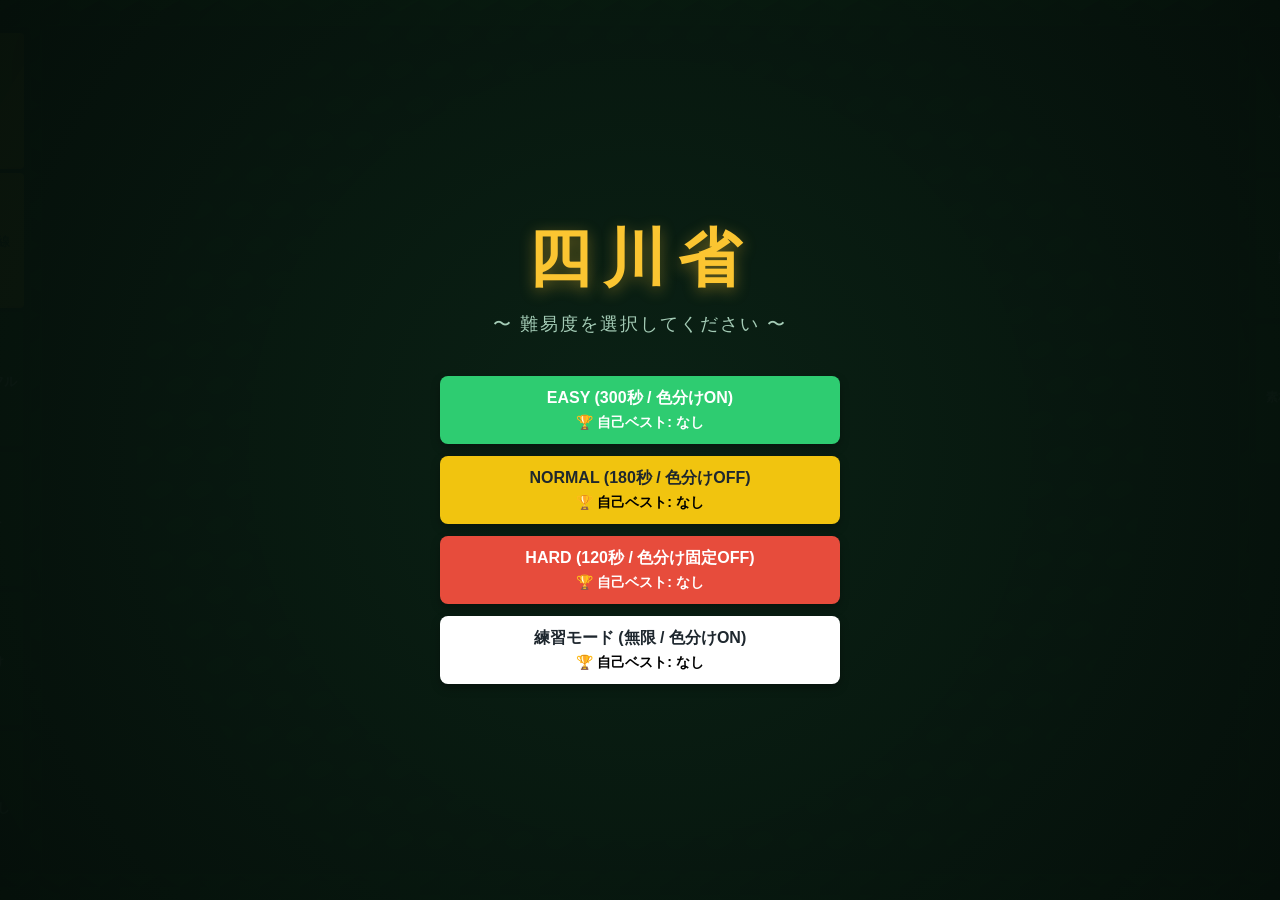
<file: games/shisensho/index.html>
<!DOCTYPE html>
<html lang="ja">
<head>
    <meta charset="UTF-8">
    <!-- クロール拒否 -->
     <meta name="robots" content="noindex, nofollow">
    <meta name="viewport" content="width=device-width, initial-scale=1.0, user-scalable=no, viewport-fit=cover">
    <link rel="icon" href="data:image/svg+xml,<svg xmlns=%22http://www.w3.org/2000/svg%22 viewBox=%220 0 100 100%22><text y=%22.9em%22 font-size=%2290%22>🀄</text></svg>">
    <title>シンプル四川省</title>
    <style>
        /* 🛠️ ゲーム全体で使い回す共通の変数（デザイン設定）を定義 */
        :root {
            --bg-color: #003300; /* 🇨🇳 深みのある中華風のダークグリーン（深緑） */
            --tile-height: min(9.5vh, calc((100vw - 110px) / 19 * 1.35));
            --tile-width: calc(var(--tile-height) / 1.35);
        }
        * { box-sizing: border-box; }
        
        body {
            background-color: var(--bg-color);
            
            /* 🇨🇳 緑基調の中華風幾何学格子文様（CSSアート背景） */
            background-image: 
                linear-gradient(30deg, #007700 12%, transparent 12.5%, transparent 87%, #007700 87.5%, #007700),
                linear-gradient(150deg, #007700 12%, transparent 12.5%, transparent 87%, #007700 87.5%, #007700),
                linear-gradient(30deg, #007700 12%, transparent 12.5%, transparent 87%, #007700 87.5%, #007700),
                linear-gradient(150deg, #007700 12%, transparent 12.5%, transparent 87%, #007700 87.5%, #007700),
                linear-gradient(60deg, #005500 25%, transparent 25.5%, transparent 75%, #005500 75.5%, #005500),
                linear-gradient(60deg, #005500 25%, transparent 25.5%, transparent 75%, #005500 75.5%, #005500);
            background-size: 40px 70px;
            background-position: 0 0, 0 0, 20px 35px, 20px 35px, 0 0, 20px 35px;
            
            color: white;
            font-family: sans-serif;
            display: flex;
            justify-content: center;
            align-items: center;
            margin: 0; padding: 0;
            overscroll-behavior: none; 
            height: 100vh; width: 100vw;
            overflow: hidden;
            position: relative;
        }
        
        .game-container {
            display: flex;
            flex-direction: row;
            gap: 10px;
            align-items: center;
            justify-content: center;
            width: 100%; height: 100%;
            padding: 10px;
            z-index: 10;
        }

        .sidebar-options {
            display: flex;
            flex-direction: column;
            gap: 4px;
            /* 🎨 緑基調に合わせた半透明ダークグリーン */
            background-color: rgba(15, 34, 25, 0.85);
            backdrop-filter: blur(4px);
            padding: 6px;
            border-radius: 6px;
            box-shadow: 0 10px 25px rgba(0,0,0,0.6);
            height: calc((var(--tile-height) * 10) + 17px);
            justify-content: space-around;
            border: 1px solid rgba(46, 204, 113, 0.15); /* ほんのり緑の光彩枠 */
        }
        
        .opt-btn {
            width: min(12vw, 80px);
            flex: 1;
            border: none; border-radius: 4px;
            background-color: #1a3a2a; color: #e0f2e9;
            font-size: clamp(11px, 1.4vh, 13px); 
            font-weight: bold;
            display: flex; flex-direction: column;
            justify-content: center; align-items: center;
            gap: 2px; cursor: pointer;
            line-height: 1.1;
            transition: all 0.2s ease;
            border-bottom: 2px solid #0f2219;
        }
        .opt-btn span.icon { font-size: clamp(14px, 2.4vh, 18px); }
        
        .opt-btn:hover { background-color: #275d43; color: #fff; }
        .opt-btn:disabled {
            background-color: #12251c; color: #4d6e5e;
            cursor: not-allowed; border-bottom-color: transparent;
        }
        /* アクティブ時は中華風に映えるゴールド、または鮮やかな緑 */
        .opt-btn.active { background-color: #fbc531; color: #1e272e; border-bottom: 2px solid #f39c12; }
        #btn-color-toggle.active { background-color: #2ecc71; color: #fff; border-bottom: 2px solid #27ae60; }

        .board-wrapper {
            position: relative;
        }

        #game-board {
            display: grid;
            grid-template-columns: repeat(19, var(--tile-width));
            grid-template-rows: repeat(10, var(--tile-height));
            gap: 1px; 
            /* 🎨 雀卓をイメージした深緑の半透明マット */
            background-color: rgba(11, 30, 20, 0.9);
            backdrop-filter: blur(4px);
            padding: 4px;
            border-radius: 6px; 
            box-shadow: 0 15px 35px rgba(0,0,0,0.7);
            border: 1px solid rgba(46, 204, 113, 0.2);
        }

        #route-svg {
            position: absolute;
            top: 0; left: 0;
            width: 100%; height: 100%;
            pointer-events: none;
            z-index: 50;
        }

        .tile {
            background-color: #f5f6fa; border-radius: 2px;
            border-bottom: min(0.4vh, 3px) solid #dcdde1; border-right: 1px solid #dcdde1;
            cursor: pointer; user-select: none;
            background-image: url('tiles.png');
            background-size: 400% 900%; background-repeat: no-repeat;
        }
        
        .tile.selected {
            box-shadow: inset 0 0 0 2px #fbc531, 0 0 6px #fbc531;
            filter: brightness(0.8); transform: scale(0.95);
        }

        .tile.hint {
            animation: hint-flash 0.5s infinite alternate;
            box-shadow: inset 0 0 0 2px #2ecc71, 0 0 10px #2ecc71;
            z-index: 10;
        }
        @keyframes hint-flash {
            0% { filter: brightness(1.3); }
            100% { filter: brightness(0.7); }
        }

        .color-mode .type-manzu { background-color: #ffb3b3; background-blend-mode: multiply; }
        .color-mode .type-pinzu { background-color: #b3d1ff; background-blend-mode: multiply; }
        .color-mode .type-souzu { background-color: #b3ffb3; background-blend-mode: multiply; }
        .color-mode .type-jihai { background-color: #fff; background-blend-mode: multiply; }

        /* 📌 演出・ポップアップ共通レイヤー */
        .overlay {
            position: absolute; top: 0; left: 0; width: 100%; height: 100%;
            display: flex; justify-content: center; align-items: center; z-index: 100;
            opacity: 0; pointer-events: none; transition: opacity 0.4s ease;
        }
        .overlay.active { opacity: 1; pointer-events: auto; }
        
        .popup-box {
            width: 100%; padding: 20px 0; text-align: center;
            transform: scale(0.8); transition: transform 0.4s cubic-bezier(0.175, 0.885, 0.32, 1.275);
            display: flex; flex-direction: column; align-items: center; gap: 10px;
        }
        .overlay.active .popup-box { transform: scale(1); }
        
        .popup-title { font-size: max(1.5rem, 5vh); font-weight: 900; letter-spacing: 6px; margin: 0; }
        .popup-sub { font-size: max(0.9rem, 2vh); margin: 0; letter-spacing: 2px; }

        #start-overlay {
            background: radial-gradient(circle, rgba(11,34,22,0.96) 0%, rgba(5,15,10,0.99) 100%);
        }
        #start-overlay .popup-title {
            color: #fbc531; text-shadow: 0 4px 15px rgba(251, 197, 49, 0.4);
            font-size: max(2.2rem, 7vh); letter-spacing: 12px;
        }

        /* 🟢 タイムバー関連スタイル（盤面内下部に変更） */
        #timer-container {
            position: absolute;
            bottom: 4px; /* 盤面の枠線や内側の余白に合わせる微調整（お好みで変更可） */
            left: 4px;   /* 盤面の左端に合わせる */
            width: calc(100% - 8px); /* 盤面の左右の余白（4px×2）を引いた幅 */
            height: 8px; /* 少しスマートに8pxに変更 */
            background: rgba(0, 0, 0, 0.5);
            z-index: 60; /* ルート線(50)より上に表示 */
            border-radius: 0 0 4px 4px; /* 盤面の下側の角丸に合わせる */
        }
        #timer-bar {
            height: 100%;
            width: 100%;
            transition: width 0.2s linear, background-color 0.3s ease;
        }

        /* 難易度選択ボタン装飾 */
        .diff-menu-container {
            display: flex;
            flex-direction: column;
            gap: 12px;
            margin-top: 20px;
            width: 80%;
            max-width: 400px;
        }
        .btn-diff-select {
            padding: 12px 24px;
            font-size: 16px;
            font-weight: bold;
            border: none;
            border-radius: 8px;
            cursor: pointer;
            box-shadow: 0 4px 10px rgba(0,0,0,0.3);
            transition: transform 0.1s, filter 0.2s;
        }
        .btn-diff-select:hover { filter: brightness(1.1); transform: scale(1.02); }
        .btn-diff-select:active { transform: scale(0.98); }

        /* 🔴 自動手詰まりシャッフル */
        #shuffle-overlay { background-color: rgba(0, 0, 0, 0.75); }
        #shuffle-overlay .popup-box { background: linear-gradient(90deg, rgba(0,0,0,0) 0%, rgba(36,24,24,0.9) 25%, rgba(36,24,24,0.9) 75%, rgba(0,0,0,0) 100%); }
        #shuffle-overlay .popup-title { color: #ff4757; text-shadow: 0 0 10px rgba(255, 71, 87, 0.6); }
        #shuffle-overlay .popup-sub { color: #ee5253; }

        /* 🔵 任意手動シャッフル */
        #manual-shuffle-overlay { background-color: rgba(0, 0, 0, 0.7); }
        #manual-shuffle-overlay .popup-box { background: linear-gradient(90deg, rgba(0,0,0,0) 0%, rgba(15,35,25,0.9) 25%, rgba(15,35,25,0.9) 75%, rgba(0,0,0,0) 100%); }
        #manual-shuffle-overlay .popup-title { color: #00a8ff; text-shadow: 0 0 10px rgba(0, 168, 255, 0.6); }
        #manual-shuffle-overlay .popup-sub { color: #70a1ff; }

        /* ゲームオーバー・ゲームクリア */
        #gameover-overlay { background-color: rgba(40, 10, 10, 0.85); }
        #gameover-overlay .popup-title { color: #ff4757; text-shadow: 0 0 15px rgba(255, 71, 87, 0.6); font-size: max(2.5rem, 8vh); }

        #clear-overlay { background-color: rgba(0, 0, 0, 0.8); }
        #clear-overlay .popup-box { background: linear-gradient(90deg, rgba(0,0,0,0) 0%, rgba(16,35,22,0.95) 25%, rgba(16,35,22,0.95) 75%, rgba(0,0,0,0) 100%); }
        #clear-overlay .popup-title { color: #2ed573; text-shadow: 0 0 10px rgba(46, 213, 115, 0.6); }
        #clear-overlay .popup-sub { color: #7bed9f; }
        
        #confirm-overlay { background-color: rgba(0, 0, 0, 0.6); }
        #confirm-overlay .popup-box {
            background-color: #1a3a2a; width: 280px; padding: 15px; border-radius: 8px;
            box-shadow: 0 10px 25px rgba(0,0,0,0.5); border: 1px solid #2ecc71; gap: 15px;
        }
        .confirm-buttons { display: flex; gap: 15px; width: 100%; justify-content: center; }
        
        .btn-style { padding: 8px 20px; font-size: 14px; border: none; border-radius: 50px; cursor: pointer; font-weight: bold; }
        .btn-green { background-color: #2ed573; color: #1e272e; }
        .btn-red { background-color: #ff4757; color: white; }
        .btn-gray { background-color: #718093; color: white; }

        /* 📱 スマホ時・縦画面時の設定 */
        @media (orientation: portrait) {
            :root {
                --tile-width: min(4.8vw, 8vh);
                --tile-height: calc(var(--tile-width) * 1.35); 
            }
            
            .game-container { 
                flex-direction: column-reverse !important; 
                align-items: center !important;
                justify-content: center !important;
                gap: 10px !important;
            }
            
            /* 元のメニュー設定を完全キープ */
            .sidebar-options { flex-direction: row; width: 98vw; height: auto; justify-content: center; padding: 4px; }
            .opt-btn { 
                width: 58px; 
                height: 52px; 
                font-size: 10px; 
                flex: none; 
            }
            .opt-btn span.icon { font-size: 14px; }
            
            #game-board { max-width: 98vw; }

            /* ⚙️ 右側のインフォメーションメニュー（上側バー）を左詰めにする */
            .sidebar-info { 
                flex-direction: row !important; 
                width: 98vw !important; 
                height: auto !important; 
                justify-content: flex-start !important; /* 👈 center から flex-start (左詰め) に変更 */
                padding: 4px !important; 
                gap: 4px !important; /* ボタン同士の間隔を少し空ける */
            }
            .info-btn { 
                width: 58px !important; 
                height: 52px !important; 
                font-size: 10px !important; 
                flex: none !important; 
            }
            .info-btn span.icon { font-size: 14px !important; }
        }

        /* 📱 スマホの横向き（画面の高さが低いとき） */
        @media (max-height: 450px) and (orientation: landscape) {
            :root {
                /* 横向き時は牌をさらに少しスマートにして縦に収める */
                --tile-height: min(7.5vh, calc((100vw - 110px) / 19 * 1.35));
                --tile-width: calc(var(--tile-height) / 1.35);
            }
            
            /* 【指示通り】上下の隙間・パディングを極限まで無くす */
            .game-container {
                padding: 2px 5px !important;
                gap: 6px !important;
            }

            /* 🀄【追加】左側メニュー（やり直しボタン等のバー）のはみ出しバグを修正 */
            .sidebar-options {
                /* 盤面の10行分の高さにぴったり連動させて、下側へのはみ出しを強制阻止 */
                height: calc((var(--tile-height) * 10) + 14px) !important;
                padding: 3px !important;
                gap: 2px !important;
            }
            /* バーの中の各ボタンも、縦に6個綺麗に収まる高さに自動縮小 */
            .opt-btn {
                width: min(10vw, 75px) !important;
                padding: 2px 0 !important;
                font-size: min(10px, 2.2vh) !important;
            }
            .opt-btn span.icon {
                font-size: min(12px, 2.6vh) !important;
                margin-bottom: 0px !important;
            }

            /* 📊 タイトル画面（スタート画面）の調整 */
            #start-overlay .popup-box {
                gap: 4px; /* 要素同士の隙間を狭くする */
                padding: 5px 0;
            }
            #start-overlay .popup-title {
                font-size: min(1.8rem, 8vh) !important; /* 文字を画面の高さに合わせて小さく縮小 */
                letter-spacing: 6px;
            }
            #start-overlay .popup-sub {
                font-size: min(0.8rem, 4vh) !important;
                margin-bottom: 2px !important;
            }
            
            /* ⚠️【修正】元々の縦並び(1列)のデザイン・サイズを完全に維持 */
            .diff-menu-container {
                display: flex !important;
                flex-direction: column !important; /* 縦並び(1列)に戻す */
                gap: 5px !important; /* 元の程よい隙間をキープ */
                margin-top: 5px;
                width: 90%;
                max-width: 600px;
            }
            .btn-diff-select {
                padding: 6px 12px;
                font-size: clamp(11px, 4vh, 14px); /* ボタン内の文字も縮小 */
                border-radius: 6px;
            }

            /* 🟢 やり直し確認ポップアップの高さ調整（ボタン追加用） */
            #confirm-overlay .popup-box {
                width: 260px !important;
                padding: 10px !important;
                gap: 8px !important;
            }
        }

        /* ⚙️ 右側インフォメーションパネル */
        .sidebar-info {
            display: flex;
            flex-direction: column;
            gap: 4px;
            background-color: rgba(15, 34, 25, 0.85);
            backdrop-filter: blur(4px);
            padding: 6px;
            border-radius: 6px;
            box-shadow: 0 10px 25px rgba(0,0,0,0.6);
            height: calc((var(--tile-height) * 10) + 17px);
            justify-content: flex-start; /* 上詰めでボタンを配置 */
            border: 1px solid rgba(46, 204, 113, 0.15);
        }
        
        .info-btn {
            width: min(12vw, 80px);
            height: calc(((var(--tile-height) * 10) + 17px) / 6); /* 左のボタンと同じ高さ */
            border: none; border-radius: 4px;
            background-color: #1a3a2a; color: #e0f2e9;
            font-size: clamp(10px, 1.3vh, 12px); 
            font-weight: bold;
            display: flex; flex-direction: column;
            justify-content: center; align-items: center;
            gap: 2px; cursor: pointer;
            line-height: 1.1;
            transition: all 0.2s ease;
            border-bottom: 2px solid #0f2219;
        }
        .info-btn span.icon { font-size: clamp(14px, 2.4vh, 18px); }
        .info-btn:hover { background-color: #275d43; color: #fff; }
        
        /* 📄 インフォ専用ポップアップのスクロール対応と枠調整 */
        .info-popup-box {
            background-color: #102216 !important;
            width: min(90vw, 340px) !important;
            max-height: 85vh; /* 🚨 画面の高さの85%までに制限 */
            padding: 16px !important;
            border-radius: 8px;
            box-shadow: 0 15px 35px rgba(0,0,0,0.8);
            border: 1px solid #2ecc71;
            display: flex;
            flex-direction: column;
        }

        /* 🚨 はみ出た中身をスクロールさせるための設定 */
        .info-content-text {
            font-size: 13px;
            color: #dcdde1;
            line-height: 1.5;
            text-align: center;
            width: 100%;
            overflow-y: auto; /* 縦方向にはみ出したらスクロールバーを出す */
            flex: 1;          /* ポップアップ内で引き伸ばしてスクロール領域を確保 */
            padding-right: 4px; /* スクロールバー用の微調整 */
        }
        
        /* 🎛️ スクロールバーのデザインも暗い背景に合わせる（任意） */
        .info-content-text::-webkit-scrollbar {
            width: 4px;
        }
        .info-content-text::-webkit-scrollbar-thumb {
            background: #2ecc71;
            border-radius: 2px;
        }

        /* 📱 スマホ横画面時（高さが低いとき）の超省スペース化 */
        @media (max-height: 450px) and (orientation: landscape) {
            .info-popup-box {
                max-height: 92vh !important; /* 画面いっぱいに広げる */
                padding: 10px !important;
                gap: 6px !important;
            }
            #info-popup-title {
                font-size: 14px !important; /* タイトルを小さく */
            }
            #info-content-diff {
                font-size: 10px !important; /* 難易度の文字を小さく */
                line-height: 1.3 !important;
            }
            /* 閉じるボタンも横画面では少し平べったくして押しやすく */
            .info-popup-box .btn-style {
                margin-top: 4px !important;
                padding: 6px 0 !important;
                font-size: 12px !important;
            }
        }
    </style>
</head>
<body>

    <!-- 📦 ゲーム画面全体を包む外枠（コンテナ） -->
    <div class="game-container">
        <div class="sidebar-options">
            <button id="btn-bgm" class="opt-btn active"><span class="icon">🎵</span>BGM<br>ON</button>
            <button id="btn-line" class="opt-btn active"><span class="icon">⚡</span>ルート線<br>ON</button>
            <button id="btn-manual-shuffle" class="opt-btn"><span class="icon">🔀</span>シャッフル<br>(2)</button><!-- デフォ2回 -->
            <button id="btn-hint" class="opt-btn"><span class="icon">💡</span>ヒント<br>(2)</button><!-- デフォ2回 -->
            <button id="btn-color-toggle" class="opt-btn"><span class="icon">🎨</span>色分け<br>OFF</button>
            <button id="btn-retry" class="opt-btn"><span class="icon">↩️</span>やり直し</button>
        </div>

        <div class="board-wrapper">
            <div id="game-board"></div>
            <svg id="route-svg"></svg>
            <div id="timer-container">
              <div id="timer-bar"></div>
          </div>
        </div>

        <!-- ⚙️ 右側：インフォメーション操作パネル -->
        <div class="sidebar-info">
            <button class="info-btn" onclick="openInfoPopup('rule')"><span class="icon">📜</span>ルール</button>
            <button class="info-btn" onclick="openInfoPopup('diff')"><span class="icon">📊</span>難易度</button>
            <button class="info-btn" onclick="openInfoPopup('credit')"><span class="icon">🤝</span>素材・著作権</button>
        </div>
    </div>

    <!-- ゲーム難易度 -->
    <div id="start-overlay" class="overlay active">
        <div class="popup-box">
            <p class="popup-title">四川省</p>
            <p class="popup-sub" style="color:#a4ccb6; margin-bottom: 10px;">〜 難易度を選択してください 〜</p>
            <div class="diff-menu-container">
                <button id="btn-diff-easy" class="btn-diff-select" style="background-color: #2ecc71; color: #fff;" onclick="selectDifficulty('EASY')">EASY (300秒 / 色分けON)</button>
                <button id="btn-diff-normal" class="btn-diff-select" style="background-color: #f1c40f; color: #1e272e;" onclick="selectDifficulty('NORMAL')">NORMAL (180秒 / 色分けOFF)</button>
                <button id="btn-diff-hard" class="btn-diff-select" style="background-color: #e74c3c; color: #fff;" onclick="selectDifficulty('HARD')">HARD (120秒 / 色分け固定OFF)</button>
                <button id="btn-diff-practice" class="btn-diff-select" style="background-color: #ffffff; color: #1e272e;" onclick="selectDifficulty('PRACTICE')">練習モード (無限 / 色分けON)</button>
            </div>
        </div>
    </div>

    <!-- ゲームオーバー画面 -->
    <div id="gameover-overlay" class="overlay">
        <div class="popup-box">
            <p class="popup-title">TIME UP!</p>
            <p class="popup-sub" style="color: #ff7675;">制限時間を超過しました</p>
            
            <button class="btn-style btn-green" style="font-size:15px; padding:10px 25px; margin-top:15px; margin-right: 10px;" onclick="replayGameFromTimeup()">もう一度遊ぶ</button>
            
            <button class="btn-style btn-red" style="font-size:15px; padding:10px 25px; margin-top:15px;" onclick="backToMenu()">難易度選択に戻る</button>
        </div>
    </div>

    <!-- 手詰まり時の表示 -->
    <div id="shuffle-overlay" class="overlay">
        <div class="popup-box">
            <p class="popup-title">NO MORE MOVES</p>
            <p class="popup-sub">手詰まりのためシャッフルします...</p>
        </div>
    </div>

    <div id="manual-shuffle-overlay" class="overlay">
        <div class="popup-box">
            <p class="popup-title">SHUFFLING...</p>
            <p class="popup-sub">牌をシャッフルしています</p>
        </div>
    </div>

    <!-- ゲームクリア時の画面 -->
    <div id="clear-overlay" class="overlay">
        <div class="popup-box">
            <p class="popup-title">GAME CLEAR!</p>
            <p class="popup-sub">素晴らしい！すべての牌を消去しました！</p>
            <p id="clear-time-info" class="popup-sub" style="margin-top: 5px; color: #fff; font-size: max(1rem, 2.2vh); font-weight: bold;"></p>
            
            <div style="display: flex; flex-direction: column; gap: 12px; margin-top: 15px; width: 100%; align-items: center;">
                <button id="btn-replay" class="btn-style btn-green" style="font-size:16px; padding:10px 30px; width: max(200px, 50%);">もう一回遊ぶ</button>
                <button class="btn-style btn-gray" style="font-size:14px; padding:8px 20px; width: max(200px, 50%);" onclick="backToMenu()">他の難易度を選ぶ</button>
            </div>
        </div>
    </div>

    <!-- やり直し画面 -->
    <div id="confirm-overlay" class="overlay">
        <div class="popup-box">
            <h3 style="margin:0; color:#fbc531; font-size:16px;">確認</h3>
            <p style="margin:0; font-size:13px; color:#dcdde1;">本当に最初からやり直しますか?</p>
            <div class="confirm-buttons">
                <button id="btn-confirm-yes" class="btn-style btn-red">はい</button>
                <button id="btn-confirm-no" class="btn-style btn-gray">いいえ</button>
            </div>
            <button id="btn-confirm-menu" class="btn-style btn-green" style="width: 100%; margin-top: 5px;">難易度選択に戻る</button>
        </div>
    </div>

    <!-- 📄 インフォメーションポップアップ画面 -->
    <div id="info-overlay" class="overlay">
        <div class="popup-box info-popup-box">
            <h3 id="info-popup-title" style="margin:0; color:#fbc531; font-size:18px; letter-spacing: 2px;">タイトル</h3>
            
            <!-- ルール用の中身 -->
            <div id="info-content-rule" class="info-content-text" style="display:none; text-align: left;">
                同じ絵柄の麻雀牌を2枚選んで消していくパズルゲームです。<br><br>
                2つの牌を繋ぐ線が「直線」「1回折れ」「2回折れ」のいずれかで、途中に他の牌がないルートであれば消すことができます。<br><br>
                すべての牌を消し切るとゲームクリアとなります（手詰まり時は残りの牌が自動でシャッフルされます）。
            </div>

            <!-- ② 難易度用の中身（NEW！） -->
            <div id="info-content-diff" class="info-content-text" style="display:none; text-align: left; font-size: 12px; line-height: 1.6;">
                各難易度ごとの詳しいルール設定です。<br><br>
                🟢 <strong style="color: #2ecc71;">EASY</strong><br>
                ・制限時間：300秒<br>
                ・牌の色分け：あり<br>
                ・お助け機能：シャッフル5回 / ヒント5回[cite: 1]<br><br>
                🟡 <strong style="color: #f1c40f;">NORMAL</strong><br>
                ・制限時間：180秒<br>
                ・牌の色分け：なし（手動でONに切替可）<br>
                ・お助け機能：シャッフル2回 / ヒント2回[cite: 1]<br><br>
                🔴 <strong style="color: #e74c3c;">HARD</strong><br>
                ・制限時間：120秒<br>
                ・牌の色分け：固定OFF（切替不可）[cite: 1]<br>
                ・お助け機能：シャッフルなし（0回）/ ヒント1回[cite: 1]<br><br>
                ⚪ <strong>練習モード</strong><br>
                ・制限時間：なし（無限）<br>
                ・牌の色分け：あり<br>
                ・お助け機能：制限ほぼなし（99回）[cite: 1]
            </div>
            
            <!-- 素材・著作権用の中身 -->
            <div id="info-content-credit" class="info-content-text" style="display:none;">
                <p style="margin: 5px 0 12px 0; font-weight: bold; color: #2ecc71;">© 2026 Furuyura Studio<br>All Rights Reserved.</p>
                <div style="font-size: 11px; text-align: left; opacity: 0.8; line-height: 1.5; border-top: 1px solid rgba(255,255,255,0.1); padding-top: 8px;">
                    🎵 BGM：PeriTune 様<br>
                    🔊 効果音：効果音ラボ 様<br>
                </div>
            </div>

            <button class="btn-style btn-green" style="width: 100%; margin-top: 10px;" onclick="closeInfoPopup()">閉じる</button>
        </div>
    </div>

    <script>
        // BGM
        const bgm = new Audio('Chinatown.mp3');
        bgm.loop = true;

        // 🔊 効果音（SE）の定義
        const se = {
            start: new Audio('se_start.mp3'),     // スタート時
            clear: new Audio('se_clear.mp3'),     // クリア時
            select: new Audio('se_select.mp3'),   // 牌の選択時
            delete: new Audio('se_delete.mp3'),   // 牌の消去（マッチ）時
            shuffle: new Audio('se_shuffle.mp3'), // シャッフル時
            hint: new Audio('se_hint.mp3'),        // ヒント時
            timeup: new Audio('se_timeup.mp3')    // 👈【追記】タイムアップ時
        };

        // 🔊 効果音を鳴らす共通関数（連続で鳴っても途切れない制御）
        function playSE(type) {
            if (!isBgmOn) return; // 👈 これを入れると、サイドバーで音声をOFFにした時にSEも鳴らなくなります
            if (!se[type]) return;
            se[type].pause();          // 一度止める
            se[type].currentTime = 0;  // 再生位置を最初（0秒）に戻す
            se[type].play().catch(e => console.log("SE再生待ち:", e));
        }
        bgm.loop = true;

        // ゲームで使用する麻雀牌の種類（画像データ）の定義
        const TILE_TYPES = [
            { id: 1, x: 0, y: 0, type: 'manzu' }, { id: 10, x: 1, y: 0, type: 'pinzu' }, { id: 19, x: 2, y: 0, type: 'souzu' }, { id: 28, x: 3, y: 0, type: 'jihai' },
            { id: 2, x: 0, y: 1, type: 'manzu' }, { id: 11, x: 1, y: 1, type: 'pinzu' }, { id: 20, x: 2, y: 1, type: 'souzu' }, { id: 29, x: 3, y: 1, type: 'jihai' },
            { id: 3, x: 0, y: 2, type: 'manzu' }, { id: 12, x: 1, y: 2, type: 'pinzu' }, { id: 21, x: 2, y: 2, type: 'souzu' }, { id: 30, x: 3, y: 2, type: 'jihai' },
            { id: 4, x: 0, y: 3, type: 'manzu' }, { id: 13, x: 1, y: 3, type: 'pinzu' }, { id: 22, x: 2, y: 3, type: 'souzu' }, { id: 31, x: 3, y: 3, type: 'jihai' },
            { id: 5, x: 0, y: 4, type: 'manzu' }, { id: 14, x: 1, y: 4, type: 'pinzu' }, { id: 23, x: 2, y: 4, type: 'souzu' }, { id: 32, x: 3, y: 4, type: 'jihai' },
            { id: 6, x: 0, y: 5, type: 'manzu' }, { id: 15, x: 1, y: 5, type: 'pinzu' }, { id: 24, x: 2, y: 5, type: 'souzu' }, { id: 33, x: 3, y: 5, type: 'jihai' },
            { id: 7, x: 0, y: 6, type: 'manzu' }, { id: 16, x: 1, y: 6, type: 'pinzu' }, { id: 25, x: 2, y: 6, type: 'souzu' }, { id: 34, x: 3, y: 6, type: 'jihai' }, // ⭕ yを6に修正
            { id: 8, x: 0, y: 7, type: 'manzu' }, { id: 17, x: 1, y: 7, type: 'pinzu' }, { id: 26, x: 2, y: 7, type: 'souzu' },
            { id: 9, x: 0, y: 8, type: 'manzu' }, { id: 18, x: 1, y: 8, type: 'pinzu' }, { id: 27, x: 2, y: 8, type: 'souzu' }
        ];

        const ROWS = 10;
        const COLS = 19;
        let boardData = [];
        let selectedTile = null;
        let isShuffling = false;
        let isBlockInteraction = false;

        let isBgmOn = true;
        let isLineOn = true;
        let isColorMode = false;
        let shuffleCount = 2;
        let hintCount = 2;
        let isAudioInitiated = false;
        let hintTimeoutId = null;

        // 🟢 難易度管理用変数・定義
        let gameTimer = null;
        let currentDifficulty = 'NORMAL';
        let timeLeft = 0;
        let totalTime = 0;
        let elapsedTime = 0; // 👈 【追記】ゲーム開始からの経過時間（秒）

        // 🟢 【追記】秒数を「◯分◯秒」の形に変換する関数
        function formatTime(seconds) {
            const m = Math.floor(seconds / 60);
            const s = seconds % 60;
            return `${m}分${s.toString().padStart(2, '0')}秒`;
        }

        // 難易度と設定
        const DIFF_CONFIG = {
            'EASY': { time: 300, color: '#2ecc71', colorMode: true, allowToggle: true, shuffle: 5, hint: 5 },
            'NORMAL': { time: 180, color: '#f1c40f', colorMode: false, allowToggle: true, shuffle: 2, hint: 2 },
            'HARD': { time: 120, color: '#e74c3c', colorMode: false, allowToggle: false, shuffle: 0, hint: 1 }, // HARDはシャッフル0回、ヒント1回など
            'PRACTICE': { time: null, color: '#ffffff', colorMode: true, allowToggle: true, shuffle: 99, hint: 99 } // 練習は多めに
        };

        // BGMを鳴らす
        function tryPlayBgm() {
            if (isBgmOn && isAudioInitiated) {
                // ⏱️ 1000ミリ秒（1秒）待ってからBGMを再生する
                setTimeout(() => {
                    // 途中でBGMがOFFに切り替えられていないか再度チェックして再生
                    if (isBgmOn) {
                        bgm.play().catch(e => console.log("BGM再生待ち:", e));
                    }
                }, 1000); // 👈 ここの数字（ミリ秒）で待ち時間を調整できます（1500なら1.5秒）
            }
        }

        // 🟢 難易度選択ボタンが押された時の処理
        function selectDifficulty(diff) {
            currentDifficulty = diff;
            isAudioInitiated = true;
            document.getElementById('start-overlay').classList.remove('active');

            playSE('start'); // 👈 【追記】スタート音を鳴らす

            tryPlayBgm();
            initGame();
        }

        // 🟢 タイマー開始
        function startTimer() {
            stopTimer();
            const config = DIFF_CONFIG[currentDifficulty];
            const bar = document.getElementById('timer-bar');
            bar.style.backgroundColor = config.color;

            elapsedTime = 0; // 🟢 経過時間をリセット

            if (config.time === null) {
                // 練習モード（無限）
                bar.style.width = '100%';
                // 練習モードでもタイム計測だけは裏で走らせる
                gameTimer = setInterval(() => {
                    if (isShuffling || isBlockInteraction) return;
                    elapsedTime++;
                }, 1000);
                return;
            }

            totalTime = config.time;
            timeLeft = config.time;
            bar.style.width = '100%';

            gameTimer = setInterval(() => {
                if (isShuffling || isBlockInteraction) return; // 演出中などはタイマーカウントを一時保留
                timeLeft--;
                elapsedTime++; // 🟢 経過時間をカウントアップ
                const ratio = Math.max(0, (timeLeft / totalTime) * 100);
                bar.style.width = ratio + '%';

                if (timeLeft <= 0) {
                    timeLeft = 0;
                    stopTimer(); // 🟢 タイマーを確実に停止する
                    playSE('timeup'); // 👈 【追記】タイムアップSEを鳴らす
                    document.getElementById('gameover-overlay').classList.add('active');
                }
            }, 1000);
        }

        function stopTimer() {
            if (gameTimer) {
                clearInterval(gameTimer);
                gameTimer = null;
            }
        }

        // 🟢 各難易度のボタンに自己ベストを表示する関数（透明度バグ修正版）
        function updateBestScoresDisplay() {
            const diffs = ['EASY', 'NORMAL', 'HARD', 'PRACTICE'];
            const names = {
                'EASY': 'EASY (300秒 / 色分けON)',
                'NORMAL': 'NORMAL (180秒 / 色分けOFF)',
                'HARD': 'HARD (120秒 / 色分け固定OFF)',
                'PRACTICE': '練習モード (無限 / 色分けON)'
            };
            
            // タイム表示の色
            const textColors = {
                'EASY': '#ffffff',      // 緑ボタンには「純白」
                'NORMAL': '#000000',    // 黄ボタンには「漆黒」（透かしなし）
                'HARD': '#ffffff',      // 赤ボタンには「純白」
                'PRACTICE': '#000000'   // 白ボタンには「漆黒」
            };

            diffs.forEach(diff => {
                const btn = document.getElementById(`btn-diff-${diff.toLowerCase()}`);
                if (btn) {
                    const best = localStorage.getItem('shisensho_best_' + diff);
                    const color = textColors[diff];
                    
                    const textStyle = `font-size:14px; font-weight:bold; color:${color}; display:inline-block; margin-top:5px;`;
                    
                    if (best) {
                        btn.innerHTML = `${names[diff]} <br><span style="${textStyle}">🏆 自己ベスト: ${formatTime(parseInt(best))}</span>`;
                    } else {
                        btn.innerHTML = `${names[diff]} <br><span style="${textStyle}">🏆 自己ベスト: なし</span>`;
                    }
                }
            });
        }

        // 🟢 メニューに戻る処理
        function backToMenu() {
            stopTimer();
            updateBestScoresDisplay(); // 🟢 メニューに戻った時にレコード表示を更新
            document.getElementById('gameover-overlay').classList.remove('active');
            document.getElementById('clear-overlay').classList.remove('active');
            document.getElementById('confirm-overlay').classList.remove('active');
            document.getElementById('start-overlay').classList.add('active');
        }

        function initGame() {
            clearHint();
            clearRouteLine();
            document.getElementById('clear-overlay').classList.remove('active');
            document.getElementById('confirm-overlay').classList.remove('active');
            
            // 🟢 [変更] 難易度ごとの設定（DIFF_CONFIG）から回数を取得
            const config = DIFF_CONFIG[currentDifficulty];
            shuffleCount = config.shuffle !== undefined ? config.shuffle : 2;
            hintCount = config.hint !== undefined ? config.hint : 2;
            
            isBlockInteraction = false;

            // 🟢 難易度ごとの色分け初期設定の適用
            isColorMode = config.colorMode;
            
            const colorBtn = document.getElementById('btn-color-toggle');
            if (config.allowToggle) {
                colorBtn.disabled = false;
                if (isColorMode) {
                    colorBtn.classList.add('active');
                    colorBtn.innerHTML = `<span class="icon">🎨</span>色分け<br>ON`;
                } else {
                    colorBtn.classList.remove('active');
                    colorBtn.innerHTML = `<span class="icon">🎨</span>色分け<br>OFF`;
                }
            } else {
                // HARD用：ボタン自体を無効化しOFF固定
                colorBtn.disabled = true;
                colorBtn.classList.remove('active');
                colorBtn.innerHTML = `<span class="icon">🎨</span>色分け<br>固定`;
            }

            updateOptionButtons();

            boardData = [];
            for (let r = 0; r < ROWS; r++) {
                boardData[r] = [];
                for (let c = 0; c < COLS; c++) {
                    boardData[r][c] = null;
                }
            }

            let pool = [];
            for (let i = 0; i < TILE_TYPES.length; i++) {
                for (let j = 0; j < 4; j++) pool.push({ ...TILE_TYPES[i] });
            }

            for (let i = pool.length - 1; i > 0; i--) {
                const j = Math.floor(Math.random() * (i + 1));
                [pool[i], pool[j]] = [pool[j], pool[i]];
            }

            let poolIndex = 0;
            for (let r = 1; r < ROWS - 1; r++) {
                for (let c = 1; c < COLS - 1; c++) {
                    if (poolIndex < pool.length) {
                        boardData[r][c] = pool[poolIndex++];
                    }
                }
            }

            renderBoard();
            // 🟢 ゲームが完全に配置されたらタイマースタート
            startTimer();
            setTimeout(checkMovablePairs, 500);
        }

        // 🔘 オプションボタン（色分けやヒント等）の表示状態を最新に更新する関数
        function updateOptionButtons() {
            const sBtn = document.getElementById('btn-manual-shuffle');
            sBtn.innerHTML = `<span class="icon">🔀</span>シャッフル<br>(${shuffleCount})`;
            sBtn.disabled = shuffleCount <= 0;

            const hBtn = document.getElementById('btn-hint');
            hBtn.innerHTML = `<span class="icon">💡</span>ヒント<br>(${hintCount})`;
            hBtn.disabled = hintCount <= 0;
        }

        // 🀄 現在の牌のデータを元に、実際のゲーム盤面を画面に描き出す関数
        function renderBoard() {
            const boardElement = document.getElementById('game-board');
            boardElement.innerHTML = '';
            if (isColorMode) boardElement.classList.add('color-mode');
            else boardElement.classList.remove('color-mode');

            for (let r = 0; r < ROWS; r++) {
                for (let c = 0; c < COLS; c++) {
                    const tileData = boardData[r][c];
                    const tileElement = document.createElement('div');
                    if (tileData) {
                        tileElement.classList.add('tile', `type-${tileData.type}`);
                        tileElement.style.backgroundPosition = `${(tileData.x / 3) * 100}% ${(tileData.y / 8) * 100}%`;
                        tileElement.id = `tile-${r}-${c}`;
                        tileElement.dataset.row = r;
                        tileElement.dataset.col = c;
                        tileElement.addEventListener('click', () => handleTileClick(r, c, tileElement));
                    } else {
                        tileElement.style.visibility = 'hidden';
                    }
                    boardElement.appendChild(tileElement);
                }
            }
        }

        // 🔄 直線上に障害物がないかチェックする関数
        function checkStraight(r1, c1, r2, c2) {
            if (r1 !== r2 && c1 !== c2) return false;
            
            // 💡 上下左右で完全に隣り合っている（距離が1）なら無条件で開通
            if (Math.abs(r1 - r2) + Math.abs(c1 - c2) === 1) return true;
            
            if (r1 === r2) { // 横方向のチェック
                const minC = Math.min(c1, c2);
                const maxC = Math.max(c1, c2);
                for (let c = minC + 1; c < maxC; c++) {
                    if (boardData[r1] && boardData[r1][c] !== null) return false;
                }
            } else { // 縦方向のチェック
                const minR = Math.min(r1, r2);
                const maxR = Math.max(r1, r2);
                for (let r = minR + 1; r < maxR; r++) {
                    if (boardData[r] && boardData[r][c1] !== null) return false;
                }
            }
            return true;
        }

        // 🔄 2つの牌を結ぶ有効なルート（直線、1回折れ、2回折れ）を探索する関数
        function getConnectRoute(r1, c1, r2, c2) {
            if (r1 === r2 && c1 === c2) return null;

            // 💡 隣り合っている場合は即座にルートを返す
            if (Math.abs(r1 - r2) + Math.abs(c1 - c2) === 1) {
                return [{r: r1, c: c1}, {r: r2, c: c2}];
            }

            // 1. 直線（折れ曲がり0回）
            if (checkStraight(r1, c1, r2, c2)) {
                return [{r: r1, c: c1}, {r: r2, c: c2}];
            }

            // 2. 1回折れ曲がり（L字）
            // 角①: (r1, c2)
            if (boardData[r1] && boardData[r1][c2] === null) {
                if (checkStraight(r1, c1, r1, c2) && checkStraight(r1, c2, r2, c2)) {
                    return [{r: r1, c: c1}, {r: r1, c: c2}, {r: r2, c: c2}];
                }
            }
            // 角②: (r2, c1)
            if (boardData[r2] && boardData[r2][c1] === null) {
                if (checkStraight(r1, c1, r2, c1) && checkStraight(r2, c1, r2, c2)) {
                    return [{r: r1, c: c1}, {r: r2, c: c1}, {r: r2, c: c2}];
                }
            }

            // 3. 2回折れ曲がり（Z字・U字）
            // 垂直方向にスキャン（横に伸ばして縦に折れる）
            for (let c = 0; c < COLS; c++) {
                if (c === c1) continue;
                // 移動途中の障害物チェック（ターゲットの列 c2 は通過して良いので除外する）
                if (c !== c2 && boardData[r1] && boardData[r1][c] !== null) {
                    if (c < c1) continue; else break;
                }
                
                // 2つの折れ曲がり点が空いている、または目的地であること
                const p1Empty = (boardData[r1] && boardData[r1][c] === null);
                const p2Empty = (boardData[r2] && boardData[r2][c] === null) || (r2 === r2 && c === c2);

                if (p1Empty && p2Empty) {
                    if (checkStraight(r1, c1, r1, c) && checkStraight(r1, c, r2, c) && checkStraight(r2, c, r2, c2)) {
                        return [{r: r1, c: c1}, {r: r1, c: c}, {r: r2, c: c}, {r: r2, c: c2}];
                    }
                }
            }

            // 水平方向にスキャン（縦に伸ばして横に折れる）
            for (let r = 0; r < ROWS; r++) {
                if (r === r1) continue;
                // 移動途中の障害物チェック（ターゲットの行 r2 は通過して良いので除外する）
                if (r !== r2 && boardData[r] && boardData[r][c1] !== null) {
                    if (r < r1) continue; else break;
                }

                // 2つの折れ曲がり点が空いている、または目的地であること
                const p1Empty = (boardData[r] && boardData[r][c1] === null);
                const p2Empty = (boardData[r] && boardData[r][c2] === null) || (r === r2 && c2 === c2);

                if (p1Empty && p2Empty) {
                    if (checkStraight(r1, c1, r, c1) && checkStraight(r, c1, r, c2) && checkStraight(r, c2, r2, c2)) {
                        return [{r: r1, c: c1}, {r: r, c: c1}, {r: r, c: c2}, {r: r2, c: c2}];
                    }
                }
            }

            return null;
        }

        // 🔍 現在の盤面から、消すことができる牌のペアを1組だけ探す関数（ヒント・手詰まり判定用）
        function findMovablePair() {
            let tiles = [];
            for (let r = 0; r < ROWS; r++) {
                for (let c = 0; c < COLS; c++) {
                    if (boardData[r][c] !== null) tiles.push({ r, c, id: boardData[r][c].id });
                }
            }
            if (tiles.length === 0) return { status: 'clear' };
            for (let i = 0; i < tiles.length; i++) {
                for (let j = i + 1; j < tiles.length; j++) {
                    if (tiles[i].id === tiles[j].id && getConnectRoute(tiles[i].r, tiles[i].c, tiles[j].r, tiles[j].c) !== null) {
                        return { status: 'movable', t1: tiles[i], t2: tiles[j] }; 
                    }
                }
            }
            return { status: 'deadlock' };
        }

        // 📊 盤面に消せるペアが残っているか確認し、手詰まりやクリアの判定を行う関数
        function checkMovablePairs() {
            const result = findMovablePair();
            if (result.status === 'clear') {
                stopTimer(); // 🟢 クリアしたらタイマー停止
                
                playSE('clear'); // 👈 【追記】クリア音を鳴らす

                // 🏆 【追記】ここから自己ベストの記録・判定処理
                const bestKey = 'shisensho_best_' + currentDifficulty;
                const previousBest = localStorage.getItem(bestKey);
                let isNewRecord = false;

                // 過去の記録がない、または今回のタイムが過去の記録より早い場合
                if (!previousBest || elapsedTime < parseInt(previousBest)) {
                    localStorage.setItem(bestKey, elapsedTime);
                    isNewRecord = true;
                }

                // クリア画面のテキストを書き換え
                const clearTimeInfo = document.getElementById('clear-time-info');
                if (isNewRecord) {
                    clearTimeInfo.innerHTML = `タイム: <span style="color:#fbc531;">${formatTime(elapsedTime)}</span> 🎉 新記録達成！`;
                } else {
                    clearTimeInfo.innerHTML = `タイム: ${formatTime(elapsedTime)} <br><span style="font-size:14px; opacity:0.7;">(自己ベスト: ${formatTime(parseInt(previousBest))})</span>`;
                }

                document.getElementById('clear-overlay').classList.add('active');
            } else if (result.status === 'deadlock') {
                triggerShuffleRoutine(true);
            }
        }

        // 🔀 牌をシャッフルする一連の処理（手詰まり時の自動シャッフルにも対応）を実行する関数
        function triggerShuffleRoutine(isAuto = false) {
            if (isShuffling) return;
            isShuffling = true;
            selectedTile = null;
            clearHint();
            clearRouteLine();

            playSE('shuffle'); // 👈 【追記】シャッフルの演出開始と同時に鳴らす

            const overlayId = isAuto ? 'shuffle-overlay' : 'manual-shuffle-overlay';
            const overlay = document.getElementById(overlayId);
            overlay.classList.add('active');

            setTimeout(() => {
                let remainingTiles = [];
                for (let r = 0; r < ROWS; r++) {
                    for (let c = 0; c < COLS; c++) {
                        if (boardData[r][c] !== null) remainingTiles.push(boardData[r][c]);
                    }
                }
                for (let i = remainingTiles.length - 1; i > 0; i--) {
                    const j = Math.floor(Math.random() * (i + 1));
                    [remainingTiles[i], remainingTiles[j]] = [remainingTiles[j], remainingTiles[i]];
                }
                let index = 0;
                for (let r = 0; r < ROWS; r++) {
                    for (let c = 0; c < COLS; c++) {
                        if (boardData[r][c] !== null) boardData[r][c] = remainingTiles[index++];
                    }
                }
                renderBoard();
                overlay.classList.remove('active');
                isShuffling = false;
                setTimeout(checkMovablePairs, 500);
            }, 1500); 
        }

        // 🧹 画面に表示されているヒント（消せる牌のハイライト）を消去して元に戻す関数
        function clearHint() {
            if (hintTimeoutId) { clearTimeout(hintTimeoutId); hintTimeoutId = null; }
            document.querySelectorAll('.tile.hint').forEach(el => el.classList.remove('hint'));
        }

        // ⚡ 2つの牌が消えるときに、その間を繋ぐ移動ルートの線を描画する関数
        function drawRouteLine(route) {
            const svg = document.getElementById('route-svg');
            svg.innerHTML = '';
            if (!route || route.length < 2) return;

            const board = document.getElementById('game-board');
            const boardRect = board.getBoundingClientRect();
            let points = [];

            route.forEach(pos => {
                const tileEl = document.getElementById(`tile-${pos.r}-${pos.c}`);
                let x, y;
                if (tileEl) {
                    const rect = tileEl.getBoundingClientRect();
                    x = rect.left - boardRect.left + (rect.width / 2);
                    y = rect.top - boardRect.top + (rect.height / 2);
                } else {
                    const tileW = boardRect.width / COLS;
                    const tileH = boardRect.height / ROWS;
                    x = (pos.c * tileW) + (tileW / 2);
                    y = (pos.r * tileH) + (tileH / 2);
                }
                points.push(`${x},${y}`);
            });

            const polyline = document.createElementNS('http://www.w3.org/2000/svg', 'polyline');
            polyline.setAttribute('points', points.join(' '));
            polyline.setAttribute('stroke', '#2ecc71'); /* ラインも翡翠グリーンに変更 */
            polyline.setAttribute('stroke-width', '4');
            polyline.setAttribute('fill', 'none');
            polyline.setAttribute('stroke-linecap', 'round');
            polyline.setAttribute('stroke-linejoin', 'round');
            polyline.style.filter = 'drop-shadow(0px 0px 4px #2ecc71)'; 
            svg.appendChild(polyline);
        }

        // 🧹 牌が消えたときに表示されたルートの線を画面から消去する関数
        function clearRouteLine() { document.getElementById('route-svg').innerHTML = ''; }

        // 🀄 プレイヤーが盤面の牌をクリックしたときの選択・消去処理を行う関数
        function handleTileClick(r, c, element) {
            if (isShuffling || isBlockInteraction) return;
            clearHint();

            if (selectedTile && selectedTile.r === r && selectedTile.c === c) {
                element.classList.remove('selected');
                selectedTile = null;
                return;
            }

            if (!selectedTile) {
                selectedTile = { r, c, element };
                element.classList.add('selected');
                
                playSE('select'); // 👈 【追記】1枚目の牌を選択したとき

            } else {
                const firstTileData = boardData[selectedTile.r][selectedTile.c];
                const secondTileData = boardData[r][c];
                const route = getConnectRoute(selectedTile.r, selectedTile.c, r, c);

                if (firstTileData.id === secondTileData.id && route !== null) {
                    isBlockInteraction = true;
                    if (isLineOn) drawRouteLine(route);
                
                    // 👈 【追記】2枚目がマッチして消去が確定した瞬間
                    playSE('delete');

                    const prevSelected = selectedTile;
                    selectedTile = null;

                    setTimeout(() => {
                        boardData[prevSelected.r][prevSelected.c] = null;
                        boardData[r][c] = null;
                        clearRouteLine();
                        renderBoard();
                        isBlockInteraction = false;
                        setTimeout(checkMovablePairs, 200);
                    }, isLineOn ? 200 : 0);
                } else {
                    selectedTile.element.classList.remove('selected');
                    selectedTile = { r, c, element };
                    element.classList.add('selected');
                }
            }
        }

        // 🔊 BGMボタンがクリックされたとき、音楽の再生／一時停止を切り替える
        document.getElementById('btn-bgm').addEventListener('click', (e) => {
            isBgmOn = !isBgmOn;
            let target = e.currentTarget;
            if (isBgmOn) {
                target.classList.add('active');
                target.innerHTML = `<span class="icon">🎵</span>BGM<br>ON`;
                if (isAudioInitiated) bgm.play();
            } else {
                target.classList.remove('active');
                target.innerHTML = `<span class="icon">🔇</span>BGM<br>OFF`;
                bgm.pause();
            }
        });

        // ⚙️ 確認線ボタンがクリックされたとき、牌が消えるときの線のON/OFFを切り替える
        document.getElementById('btn-line').addEventListener('click', (e) => {
            isLineOn = !isLineOn;
            let target = e.currentTarget;
            if (isLineOn) {
                target.classList.add('active');
                target.innerHTML = `<span class="icon">⚡</span>ルート線<br>ON`;
            } else {
                target.classList.remove('active');
                target.innerHTML = `<span class="icon">❌</span>ルート線<br>OFF`;
                clearRouteLine();
            }
        });

        // 🔄 手動シャッフルボタンがクリックされたとき、プレイヤーの意思で牌を混ぜ直す
        document.getElementById('btn-manual-shuffle').addEventListener('click', () => {
            if (shuffleCount > 0 && !isShuffling && !isBlockInteraction) {
                shuffleCount--;
                updateOptionButtons();
                triggerShuffleRoutine(false); 
            }
        });

        // 💡 ヒントボタンがクリックされたとき、いま消せる牌を1組探して光らせる
        document.getElementById('btn-hint').addEventListener('click', () => {
            if (hintCount > 0 && !isShuffling && !isBlockInteraction) {
                clearHint();
                let tiles = [];
                for (let r = 0; r < ROWS; r++) {
                    for (let c = 0; c < COLS; c++) {
                        if (boardData[r][c] !== null) tiles.push({ r, c, id: boardData[r][c].id });
                    }
                }
                let found = null;
                for (let i = 0; i < tiles.length; i++) {
                    for (let j = i + 1; j < tiles.length; j++) {
                        if (tiles[i].id === tiles[j].id && getConnectRoute(tiles[i].r, tiles[i].c, tiles[j].r, tiles[j].c) !== null) {
                            found = { t1: tiles[i], t2: tiles[j] }; break;
                        }
                    }
                    if (found) break;
                }
                if (found) {
                    hintCount--; updateOptionButtons();

                    playSE('hint'); // 👈 【追記】ヒントのペアが見つかり、光らせる瞬間に鳴らす

                  
                    const el1 = document.getElementById(`tile-${found.t1.r}-${found.t1.c}`);
                    const el2 = document.getElementById(`tile-${found.t2.r}-${found.t2.c}`);
                    if (el1) el1.classList.add('hint');
                    if (el2) el2.classList.add('hint');
                    hintTimeoutId = setTimeout(clearHint, 3000);
                }
            }
        });

        // 🌈 色分けボタンがクリックされたとき、同じ種類の牌（萬子・筒子など）ごとに背景色を変える機能をON
        document.getElementById('btn-color-toggle').addEventListener('click', (e) => {
            if (isShuffling || isBlockInteraction) return;
            
            // 🟢 難易度HARDの場合は変更不可にする安全ガード
            if (!DIFF_CONFIG[currentDifficulty].allowToggle) return;

            isColorMode = !isColorMode;
            let target = e.currentTarget;
            if (isColorMode) {
                target.classList.add('active');
                target.innerHTML = `<span class="icon">🎨</span>色分け<br>ON`;
            } else {
                target.classList.remove('active');
                target.innerHTML = `<span class="icon">🎨</span>色分け<br>OFF`;
            }
            renderBoard();
        });

        // 🔄 リトライボタンがクリックされたとき、「本当にやり直しますか？」の確認画面を表示する
        document.getElementById('btn-retry').addEventListener('click', () => {
            if (!isBlockInteraction) document.getElementById('confirm-overlay').classList.add('active');
        });
        // ❌ 確認画面で「いいえ」がクリックされたとき、確認画面を閉じてゲームに戻る
        document.getElementById('btn-confirm-no').addEventListener('click', () => {
            document.getElementById('confirm-overlay').classList.remove('active');
        });
        // ⭕ 確認画面で「はい」がクリックされたとき、ゲームを最初から作り直す（リスタート）
        document.getElementById('btn-confirm-yes').addEventListener('click', initGame);
        
        // 🔽 【新しく追加】確認画面から直接メニューに戻る処理 🔽
        document.getElementById('btn-confirm-menu').addEventListener('click', backToMenu);

        // 🎮 クリア画面などの「もう一度遊ぶ」ボタンがクリックされたとき、確認なしでゲームを新しく始める
        document.getElementById('btn-replay').addEventListener('click', initGame);
        
        // 🟢 タイムアップ画面から、同じ難易度でもう一度遊ぶ関数
        function replayGameFromTimeup() {
            document.getElementById('gameover-overlay').classList.remove('active');
            initGame();
        }
        // 🟢 起動時に自己ベストを表示
        updateBestScoresDisplay();

        // 📜 インフォメーションポップアップの制御
        function openInfoPopup(type) {
            if (isShuffling || isBlockInteraction) return;
            
            const overlay = document.getElementById('info-overlay');
            const titleEl = document.getElementById('info-popup-title');
            const ruleContent = document.getElementById('info-content-rule');
            const diffContent = document.getElementById('info-content-diff');
            const creditContent = document.getElementById('info-content-credit');
            
            // すべて非表示にしてリセット
            ruleContent.style.display = 'none';
            diffContent.style.display = 'none';
            creditContent.style.display = 'none';
            
            if (type === 'rule') {
                titleEl.innerText = '📜 ルール説明';
                ruleContent.style.display = 'block';
            } else if (type === 'diff') {
                titleEl.innerText = '📊 難易度ごとの仕様';
                diffContent.style.display = 'block';
            } else if (type === 'credit') {
                titleEl.innerText = '🤝 素材・著作権クレジット';
                creditContent.style.display = 'block';
            }
            
            overlay.classList.add('active');
        }

        function closeInfoPopup() {
            document.getElementById('info-overlay').classList.remove('active');
        }

        // 🔽 【ここを追加】画面（オーバーレイ全体）のどこをクリックしても閉じるようにする
        document.getElementById('info-overlay').addEventListener('click', () => {
            closeInfoPopup();
        });
    </script>
</body>
</html>
</file>
<file: style.css>
/* =================================================================================================================================
   リセットCSS (ブラウザの余計な余白を消す)
   ================================================================================================================================= */
* {
  margin: 0;
  padding: 0;
  box-sizing: border-box;
}

ul {
  list-style: none;
}

a {
  text-decoration: none;
  color: inherit;
  transition: opacity 0.3s;
}

img {
  max-width: 100%;
  display: block;
}

/* =================================================================================================================================
   メイン
   ================================================================================================================================= */

body {
  font-family: 'Noto Sans JP', sans-serif;
  line-height: 1.6;
  -webkit-font-smoothing: antialiased;
  -moz-osx-font-smoothing: grayscale;
}

/* =================================================================================================================================
   ヘッダー
   ================================================================================================================================= */

.header-inner {
  font-family: 'Montserrat', sans-serif;
  background-color: #222;
  border-bottom: 5px solid #000;
  margin-bottom: 30px;
}

.header-inner h1 {
  font-size: 2.5em;
  font-weight: 500;
  color: #fff;
  text-align: center;
  padding: 25px 0;
}

/* タブレットレスポンシブ */
@media (max-width: 1024px) {
  .header-inner h1 {font-size: 2em;}
}
/* スマホレスポンシブ */
@media (max-width: 768px) {
  .header-inner {margin-bottom: 0;}
  .header-inner h1 {font-size: 1.5em;}
}

/* =================================================================================================================================
   Webデザイン一覧
   ================================================================================================================================= */

/* --- Webデザイン一覧全体 ---------------------------------------------------------------- */

.web-design {
  max-width: 1240px;
  padding: 20px 5vw;
  margin: 0 auto;
}

.web-design h2 {
  display: block;
  font-size: 2em;
  padding: 10px 0;
  border-bottom: 5px #333 double;
  margin-bottom: 20px;
}

.web-design h3 {
  display: inline-block;
  font-size: 1.5em;
  padding: 0 3px 3px;
  border-bottom: 1px #333 dashed;
  margin-bottom: 15px;
}

.web-design h3::after {
  content: "\f0a9";
  font-family: "Font Awesome 6 Free";
  font-weight: 900; /* これを忘れると表示されません */
  margin-left: 6px;
  font-size: 0.8em;
  color: #007bff; /* 鮮やかすぎないリンクブルー */
}

.web-design-container a:hover h3 {
  opacity: 0.6;
}

.web-design h4 {
  font-size: 1em;
  margin-bottom: 10px;
}

/* --- Webデザインのリスト --------------------------------------------------------------- */

.web-design-container {
  padding: 0;
}

.web-design-container ul {
  display: block;
}

.web-design-list {
  display: flex;
  gap: 30px;
  padding: 20px 0;
  border-bottom: 1px #333 solid;
}

.web-design-list:last-child {
  border-bottom: none;
}

.web-design-img-wrap {
  position: relative;
}

/* 画像内の固定要素 */
.web-design-info {
  display: block;
  width: 100%;
  position: absolute;
  bottom: 0;
  background-color: rgba(0, 0, 0, 0.8);
  padding: 15px;
}
.web-design-info  p {
  font-size: 0.9em;
  font-weight: 400;
  color: #fff;
  margin-bottom: 5px;
}

/* 画像 */
.web-design-container img {
  height: 40vw;
  max-height: 500px;
  border: 1px #999 solid;
  margin: 0 auto;
}

.web-design-container a:hover img {
  opacity: 0.8;
}

.web-design-desc p {
  margin-bottom: 20px;
}

.model-site {
  color: blue;
}

.model-site:hover {
  text-decoration: underline;
}

/* --- Webデザインのリスト説明欄 --------------------------------------------------------- */

.web-design-desc {
  display: block;
}

.web-design-desc ul {
  margin-bottom: 30px;
}

.web-design-desc li {
  position: relative;
  font-size: 0.9em;
  padding: 3px 0 3px 10px;
}

.web-design-desc li::before {
  content: "\f111";
  font-family: "Font Awesome 6 Free";
  font-weight: 900;
  font-size: 5px;
  position: absolute;
  left: 0;
  top: 13px;
  transform: translateY(-50%);
}

/* タブレットレスポンシブ */
@media (max-width: 1024px) {
  .web-design {
    padding: 20px 2vw;
  }
  .web-design h2 {font-size: 1.5em;}
  .web-design h3 {font-size: 1.3em;}
  .web-design h4 {font-size: 0.9em;}
  .web-design-desc li {font-size: 0.8em;}
  .web-design-list {
    gap: 20px;
  }
  .web-design-desc ul {
    margin-bottom: 15px;
  }
  .web-design-container p {
    margin-bottom: 10px;
  }
  .web-design-container img {
    min-width: 400px;
    min-height: 400px;
  }
}
/* スマホレスポンシブ */
@media (max-width: 768px) {
  .web-design h2 {
    font-size: 1.4em;
    text-align: center;
    margin-bottom: 0;
  }
  .web-design h3 {
    display: inline-block;
    font-size: 1.2em;
    text-align: center;
  }
  .web-design h4 {
    text-align: left;
  }
  .web-design-list {
    flex-direction: column;
    padding: 30px 0 0;
  }
  .web-design-desc {
    text-align: center;
  }
  .web-design-desc ul {
    margin-bottom: 25px;
    text-align: left;
  }
  .web-design-container {
    padding: 0 15px;
  }
  .web-design-container p {
    font-size: 0.8em;
    text-align: center;
    margin-bottom: 30px;
  }
  /* 画像内の固定要素 */
  .web-design-info {
    position: static;
    background-color: rgba(0, 0, 0, 0.9);
    padding: 10px;
  }
  .web-design-info  p {
    font-size: 0.8em;
    margin-bottom: 0;
  }
  .web-design-container img {
    width: 100%;
    border-bottom: none;
    height: auto;
    min-width: auto;
    min-height: auto;
    margin-bottom: 0;
  }
  .web-design-desc li {
    font-size: 0.8em;
    padding: 3px 0 3px 8px;
  }
}

/* =================================================================================================================================
   フッター
   ================================================================================================================================= */

.footer-inner {
  font-family: 'Montserrat', sans-serif;
  color: #fff;
  text-align: center;
  background-color: #222;
  border-top: 5px solid #000;
  padding: 20px 0;
  margin-top: 30px;
}

.footer-msg {
  font-size: 1.2em;
  font-weight: 400;
  margin-bottom: 10px;
}

.footer-links {
  display: flex;
  justify-content: center;
  font-size: 1em;
  font-weight: 300;
  gap: 10px;
}

.footer-links a:hover {
  opacity: 0.7;
}

/* スマホレスポンシブ */
@media (max-width: 768px) {
  .footer-inner {
    margin-top: 0;
  }
  .footer-msg {
    font-size: 1em;
  }
  .footer-links {
    font-size: 0.8em;
  }
}

/* =================================================================================================================================
   トップに戻るボタン
   ================================================================================================================================= */

/* --- トップに戻るボタン --- */
.page-top {
  position: fixed;
  right: 20px;
  bottom: 20px;
  z-index: 100;
  /* 最初は隠しておく */
  opacity: 0;
  visibility: hidden;
  transition: all 0.3s;
}

/* スクロールした時にクラスをつけて表示させる */
.page-top.is-show {
  opacity: 1;
  visibility: visible;
}

.page-top a {
  display: flex;
  justify-content: center;
  align-items: center;
  background: #222;
  color: #fff;
  width: 50px;
  height: 50px;
  text-decoration: none;
  border-radius: 5px; /* 少し角丸にすると「丁寧な手作り感」が出る */
  border: 1px solid #000;
}

.page-top a:hover {
  background: #333;
  /* ヘッダーのh1とお揃いの白モヤ */
  text-shadow: 0 0 10px rgba(255, 255, 255, 0.8);
  box-shadow: 0 0 10px rgba(255, 255, 255, 0.2);
}
</file>
<file: lp01_wordplay/style.css>
/* --- 全体 --------------------------------------------------------------------------------------------------------- */

body {
  margin: 0;
  font-family: system-ui, -apple-system, BlinkMacSystemFont, "Segoe UI", sans-serif;
  line-height: 1.6;
  color: #222;
  background-color: #ffd445;
  font-family: "Meiryo", "メイリオ", "MS PGothic", sans-serif;
}

/* セクション共通 */
header,
section{
  padding: 60px 20px;
}

/* 幅制限 */
header > *,
section > *,
footer > * {
  max-width: 960px;
  margin: 0 auto;
}

@media (max-width: 1024px) {
  header,
  section{
    padding: 60px 0;
  }
}

/* --- アニメ共通 ---------------------------------------------------------------------------------------------------- */

/* --- header用アニメ ------------------------------------------------ */

/* 1. アニメーションの「動き」を定義 */
@keyframes fadeInUp {
  from {
    opacity: 0;                  /* 最初は透明 */
    transform: translateY(30px); /* 30px 下に下げておく */
  }
  to {
    opacity: 1;                  /* 最終的に不透明 */
    transform: translateY(0);    /* 元の位置に戻る */
  }
}

/* 2. アニメーションを適用する設定 */
.fade-in-target {
  /* 名前、時間、動き方、最後にその場に留まる設定 */
  animation: fadeInUp 0.8s ease-out forwards;
}

/* --- 振子表示アニメ ------------------------------------------------ */

/* 左振子 */

/* 1. 振り子の動きを定義 */
@keyframes swing-in-left {
  0% {
    transform: rotate(20deg); /* 真横（右）まで持ち上がった状態 */
    opacity: 0;
  }
  50% {
    transform: rotate(-10deg); /* 行き過ぎて左まで振れる */
  }
  70% {
    transform: rotate(5deg);  /* 少し右に戻る */
  }
  100% {
    transform: rotate(0deg);   /* 真下で止まる */
    opacity: 1;
  }
}

/* 2. 監視用クラスの設定 */
.reveal-swing-left {
  opacity: 0;
  /* 支点を「上部中央」に設定（ここが吊られている点になる） */
  transform-origin: center top;
}

/* 3. JSで.showがついた瞬間に実行 */
.reveal-swing-left.show {
  animation: swing-in-left 1.2s ease-out forwards;
}


/* 右振子 */

/* 1. 振り子の動きを定義 */
@keyframes swing-in-right {
  0% {
    transform: rotate(-20deg); /* 真横（左）まで持ち上がった状態 */
    opacity: 0;
  }
  50% {
    transform: rotate(-10deg); /* 行き過ぎて左まで振れる */
  }
  70% {
    transform: rotate(5deg);  /* 少し右に戻る */
  }
  100% {
    transform: rotate(0deg);   /* 真下で止まる */
    opacity: 1;
  }
}

/* 2. 監視用クラスの設定 */
.reveal-swing-right {
  opacity: 0;
  /* 支点を「上部中央」に設定（ここが吊られている点になる） */
  transform-origin: center top;
}

/* 3. JSで.showがついた瞬間に実行 */
.reveal-swing-right.show {
  animation: swing-in-right 1.2s ease-out forwards;
}

/* --- 遅延表示アニメ ------------------------------------------------ */

/* 最初は透明で、少し下に下げておく（待機状態） */
.reveal {
  opacity: 0;
  transform: translateY(30px);
  transition: opacity 0.8s ease-out, transform 0.8s ease-out;
}

/* このクラスがJSで追加された瞬間に、元の位置に戻って表示される */
.reveal.show {
  opacity: 1;
  transform: translateY(0);
}

/* --- section共通 --------------------------------------------------------------------------------------------------- */

/* セクションの範囲 */
.section-inner {
  max-width: 1100px;
  margin: 0 auto;
  padding: 20px 20px;
}

.section-inner h2{
  font-size: 20px;
}

/* --- セクションの進捗文字（３／３） ------------------------------ */

/* ３／３左寄せ */
.section-step-left {
  position: absolute; /* レイアウトから浮かせる（縦伸びが消える） */
  left: 0;            /* 左端に固定 */
  top: 50%;           /* 上下中央へ */
  transform: translateY(-50%); /* 正確な中央寄せ */
  z-index: -1;         /* 重なりの順序 */
}

/* ３／３右寄せ */
.section-step-right {
  position: absolute; /* レイアウトから浮かせる */
  right: 0;            /* 左端に固定 */
  top: 50%;           /* 上下中央へ */
  transform: translateY(-50%); /* 正確な中央寄せ */
  z-index: -1;         /* 重なりの順序 */
}

/* --- 文字くり抜き -------------------------------------- */

.section-step-left p,
.section-step-right p {
  font-family: "Montserrat";
  font-weight: 700;
  font-size: 18rem; /* 適宜調整 */
  color: transparent;              /* 中身を透明にする */
  -webkit-text-stroke: 1px #ffffff; /* 縁の色と太さ */
  -moz-text-stroke: 1px #ffffff;    /* Firefox用（必要なら） */
}

/* --- 文字アニメ -------------------------------------- */

/* 親要素：文字を横に並べるが、幅の変化を無視させる */
.section-step-left p,
.section-step-right p {
  display: inline-grid;
  /* 「1文字分の固定幅」と「残りの幅」に分割する */
  grid-template-columns: 0.8ch auto; 
  align-items: center;
}

.pulse-number {
  font-family: "Montserrat"; 
  justify-self: center; /* 1.2chの幅の「真ん中」に居座る */
  animation: weightPulseStrict 2s ease-in-out infinite;
}

@keyframes weightPulseStrict {
  0%, 100% {
    font-weight: 700;
    /* バリアブルフォントならこちらが確実 */
    font-variation-settings: "wght" 700;
  }
  50% {
    font-weight: 100;
    font-variation-settings: "wght" 100;
  }
}

/* --- セクションの説明文 ------------------------------ */

/* 説明欄の網掛け */
.section-desc-wrap {
  padding: 20px;
  max-width: 60%;
  width: 60%;
  border-radius: 36px;
  /* ドット網掛け */
  background-image: radial-gradient(
  circle,
  #ffd445 1px, /* ドットの大きさ */
  transparent 1px
  );
  background-size: 5px 5px; /* ドットの間隔 */
}

/* --- 説明共通設定 -------------------------------------- */

/* 画像共通 */
.section-desc-black img,
.section-desc-white img {
  border-radius: 24px;
  max-width: 209px;
  max-height: 350px;
}

/* --- ホバーで画像拡大 ------------------------ */

/* 親要素（カード全体）の設定 */
.section-desc-black,
.section-desc-white {
  transform-style: preserve-3d;
}

/* 画像自体の設定 */
.section-desc-black img,
.section-desc-white img {
  transition: transform 0.3s ease-out;
  /* Z軸の重なり順で、画像が隠れないように少しだけ浮かせておくと綺麗です */
  transform: translateZ(1px); 
  pointer-events: auto; /* 画像へのマウス反応を許可 */
}

/* 画像に直接マウスが乗った時だけ拡大＋浮上 */
.section-desc-black img:hover,
.section-desc-white img:hover {
  transform: scale(1.10) translateZ(30px);
  cursor: pointer;
}

/* --- 枠の共通設定 --------------------------- */

/* 説明の枠共通（背景色以外） */
.section-desc-black,
.section-desc-white {
  display: flex;
  align-items: center;     /* 上下中央 */
  border-radius: 36px;
  gap: 20px;
  padding: 40px;
}

/* 見出し共通 */
.text-area-black h2,
.text-area-white h2 {
  font-size: 13px;
  margin-top: 0px;
  margin-bottom: 2em;
}

/* サブ説明共通 */
.text-sub-black,
.text-sub-white {
  font-size: calc(10px + .3vw);
  font-family: "Hiragino Maru Gothic ProN", "Kosugi Maru", sans-serif;
  font-style: italic;
}

/* ホバーアニメ（JavaScriptで指定） */
.section-desc-black,
.section-desc-white {
  /* --- 3D傾斜のための設定 --- */
  perspective: 900px; /* 奥行き感（数値が小さいほど激しく傾く） */
  transition: transform 0.2s ease-out; /* 戻る時の滑らかさ */
  transform: rotateX(var(--rx, 0deg)) rotateY(var(--ry, 0deg));
  transform-style: preserve-3d;
}

/* --- 黒背景 -------------------------------------- */

/* 背景色（黒地） */
.section-desc-black {
  background: #000;
}

/* セクションのテキストエリア（黒地） */
.text-area-black {
  padding: 0 20px;
  
}

/* 見出し（黒地） */
.text-area-black h2 {
  color: #ffd445;
}

/* メイン説明（黒地） */
.text-main-black {
  color: #ffd445;
  font-size: calc(14px + 1vw);
  margin-top: 0px;
  margin-bottom: 2em;
}

/* サブ説明（黒地） */
.text-sub-black {
  color: #fff;
}

/* --- 白背景 -------------------------------------- */

/* 背景色（白地） */
.section-desc-white {
  background: #fff;
}

/* セクションのテキストエリア（白地） */
.text-area-white {
  color: #000;
  padding: 0 20px;
}

/* 見出し（白地） */
.text-area-white h2 {
  color: #000;
}

/* メイン説明（白地） */
.text-main-white {
  font-size: calc(13px + .5vw);
  margin-top: 0px;
  margin-bottom: 2em;
}

/* サブ説明（白地） */
.text-sub-white {
  color: #000;
}

/* ---レスポンシブデザイン----- */

@media (max-width: 1024px) {
  /* ステップ */
  .section-step-left,
  .section-step-right {
    top: 0;          /* 上下中央を解除 */
    text-align: center; /* 中の数字を中央揃えに */
    width: 100%;        /* 横幅いっぱい */
  }
  .section-step-left p,
  .section-step-right p {
    font-size: 30vw;
    font-weight: 700;
  }
  /* セクション内を縦並びに */
  .section-inner {
    flex-direction: column;
    padding: 20px 0;
  }
  /* 説明欄の幅調整 */
  .section-desc-wrap {
    padding: 20px;
    max-width: 90%;
    width: 90%;
  }
  /* 画像 */
  .section-desc-black img,
  .section-desc-white img {
    max-width: 100%;
    max-height: 100%;
    width: 100%
  }
  /* 説明文と画像サイズ */
  .section-desc-black,
  .section-desc-white {
    flex-direction: column; /* 縦並び */
    align-items: center; /* 中央寄せ */
    padding: 20px;
  }
}

@media (max-width: 640px) {
  .section-step-left p,
  .section-step-right p {
    font-size: 30vh;
    font-weight: 700;
  }
}

/* --- hero --------------------------------------------------------------------------------------------------------- */

.hero {
  position: relative;
  height: 90vh;
  overflow: hidden;
}

/* --- 背景文字h1(背景のデカ文字) ----------------------------------------- */

.hero-title {
    position: fixed;
    z-index: -1;/* 最下面へ */
    top: 50%;
    
    /* 親の 960px の中での 50% ではなく、画面幅の 50% を指定 */
    left: 50vw; 
    
    /* 自分の幅の半分だけ戻す（これで画面の絶対中央） */
    transform: translate(-50%, -50%); 

    /* 左右にはみ出させるために、画面幅より大きくする */
    width: 110vw; 
    text-align: center;
    
    font-size: 22vw;
    font-family: "Space Grotesk", sans-serif;
    color: #000;
    white-space: nowrap;
    
    /* 親の max-width や margin の影響を物理的に遮断する */
    margin: 0 !important;
    max-width: none !important;
}

/* タブレット・スマホ用（1024px以下） */
@media screen and (max-width: 1024px) {
    .hero-title {
        font-size: 25vw; 
    }
}

/* --- スマホ画面 ------------------------------------------------------------- */

/* スマホの周辺 */
.phone-bg {
  width: 250px;
  border-radius: 36px;
  padding: 20px; /* スマホの縁 */
  /* ドット網掛け */
  background-image: radial-gradient(
  circle,
  #ffd445 1px, /* ドットの大きさ */
  transparent 1px
  );
  background-size: 5px 5px; /* ドットの間隔 */
}

/* スマホの枠 */
.phone-mock {
  width: 230px;
  height: 410px;
  border-radius: 29px;
  background: #111;
  padding: 5px; /* スマホの縁 */
  box-shadow:
    0 20px 40px rgba(0,0,0,0.25),
    inset 0 0 0 2px #333;
}

/* スマホの中身 */
.phone-screen {
  position: relative;
  width: 100%;
  height: 100%;
  background-color: #ffd445; /* 統一した背景色 */
  border-radius: 25px;
  overflow: hidden;
}

/* --- スマホ画面の吹き出し ---------------------------------------- */

/* 吹き出し画像の共通設定 */
.speech-bubble-top img,
.speech-bubble-leftup img,
.speech-bubble-leftdown img,
.speech-bubble-rightup img,
.speech-bubble-rightmiddle img,
.speech-bubble-rightdown img {
  width: 120px;
  height: auto;
  display: block; /* 余計な隙間を消す */
  margin: 0 auto; /* 念のため中央寄せ */
  animation: bubblePulse 1s ease-in-out infinite;/* 鼓動アニメ呼び出し */
}

/* 吹き出し画像ホバー時の共通設定 */
.speech-bubble-top:hover img,
.speech-bubble-leftup:hover img,
.speech-bubble-leftdown:hover img,
.speech-bubble-rightup:hover img,
.speech-bubble-rightmiddle:hover img,
.speech-bubble-rightdown:hover img {
  width: 140px;
  animation-play-state: paused !important;/* アニメを一時停止させる */
}


/* 吹き出し画像の傾斜 */
.speech-bubble-leftup img { --r: -10deg;}/* 左に10° */
.speech-bubble-leftdown img { --r: -10deg;}
.speech-bubble-rightup img { --r: 10deg;}/* 右に10° */
.speech-bubble-rightmiddle img { --r: 10deg;}
.speech-bubble-rightdown img { --r: 10deg;}

/* 各ポジションの共通設定*/
.speech-bubble-top,
.speech-bubble-leftup,
.speech-bubble-rightdown,
.speech-bubble-leftdown,
.speech-bubble-rightup,
.speech-bubble-rightmiddle { 
  position: absolute;  /* スマホ枠を基準に自由に動かす */
  transform: translateX(-50%); /* 自身の幅の半分戻して、完全に中央揃え */
  z-index: 100;        /* スマホ(z-index:1)より大きい数字で手前に出す */
  pointer-events: auto;
  
  /* --- 追加：読み込み時に「無」の状態にする指定 --- */
  opacity: 0;
  transform: translateX(-50%) scale(0);
  
  /* --- 修正：both を追加して、delay中も 0% の状態を維持させる --- */
  animation: bubbleDrainCenter 5s ease-in-out infinite both;
 }

/* 各ポジションの位置 */

.speech-bubble-top {
  top: 50px;
  left: 50%;
 }
.speech-bubble-leftup {
  top: 150px;
  left: 42%;
 }
.speech-bubble-leftdown {
  top: 400px;
  left: 42%;
 }

.speech-bubble-rightup {
  top: 120px;
  left: 58%;
 }
.speech-bubble-rightmiddle {
  top: 250px;
  left: 58%;
 }
.speech-bubble-rightdown {
  top: 380px;
  left: 58%;
 }

/* 各ポジションの「待ち時間（delay）」をズラす */
.speech-bubble-top         { animation-delay: 0s; }
.speech-bubble-leftup      { animation-delay: 0.8s; } /* 少し遅れて出る */
.speech-bubble-rightdown   { animation-delay: 1.5s; } /* さらに遅れて出る */
.speech-bubble-leftdown    { animation-delay: 2.3s; }
.speech-bubble-rightup     { animation-delay: 3.0s; }
.speech-bubble-rightmiddle { animation-delay: 3.8s; }

/* --- 吹き出しアニメ設定 ------------- */

/* 鼓動 */
@keyframes bubblePulse {
  0% { transform: rotate(var(--r, 0deg)) scale(1); }
  50% { transform: rotate(var(--r, 0deg)) scale(1.05); }
  100% { transform: rotate(var(--r, 0deg)) scale(1); }
}

/* 出入り */
@keyframes bubbleDrainCenter {
  0% {
    /* 出る時：中央を維持したまま 0px から */
    opacity: 0;
    transform: translateX(-50%) scale(0);
  }
  10% {
    /* 出きった：中央を維持したまま 100% のサイズ */
    opacity: 1;
    transform: translateX(-50%) scale(1);
  }
  85% {
    /* 滞在終わりまで中央をキープ */
    opacity: 1;
    transform: translateX(-50%) scale(1);
  }
  100% {
    /* 消える時：中央を維持したまま中心点（0px）へ凝縮 */
    opacity: 1; 
    transform: translateX(-50%) scale(0);
  }
}

/* --- スマホ画面のスライダー -------------------------------- */

.slider img {
  position: absolute;
  top: 0;
  left: 0;
  width: 100%;
  height: 100%;
  object-fit: cover;
  opacity: 0;
  /* 8枚 × 5秒 = 40秒サイクル */
  animation: wordplayLoop 25s infinite;
}

/* 5秒ずつ開始時間をずらして順番を作る */
.slider img:nth-child(1) { animation-delay: 0s; }
.slider img:nth-child(2) { animation-delay: 5s; }
.slider img:nth-child(3) { animation-delay: 7s; }
.slider img:nth-child(4) { animation-delay: 9s; }
.slider img:nth-child(5) { animation-delay: 11s; }
.slider img:nth-child(6) { animation-delay: 13s; }
.slider img:nth-child(7) { animation-delay: 15s; }
.slider img:nth-child(8) { animation-delay: 17s; }
.slider img:nth-child(9) { animation-delay: 19s; }

/* 40秒を100%とした時のキーフレーム計算 */
@keyframes wordplayLoop {
  0% { opacity: 0; }
  2% { opacity: 1; }    /* 約0.8秒でフェードイン */
  12.5% { opacity: 1; } /* 5秒間（全体の1/8）維持 */
  15% { opacity: 0; }   /* 約1秒でフェードアウト */
  100% { opacity: 0; }
}

/* ダウンロードボタン */
.store-buttons {
  display: flex;
  justify-content: center;
  gap: 16px;
  margin-top: 32px;
}

.store-buttons img{
  max-width: 150px
}

/* --- タブレット・スマホ全般 (1024px以下) --- */
@media screen and (max-width: 1024px) {
  /* 基本を「縦並び」に変更（スマホ・タブレット共通） */
  .store-buttons {
    display: flex !important;
    flex-direction: column !important; /* ここを column に変更 */
    align-items: center;               /* 縦並びなので中央寄せ */
    gap: 15px;
    width: 100%;
  }

  /* 吹き出し位置調整 */
  .speech-bubble-top {
    top: -2%;
    left: 50%;
  }
  .speech-bubble-leftup {
    top: 90px;
    left: 8%;
  }
  .speech-bubble-leftdown {
    top: 340px;
    left: 8%;
  }

  .speech-bubble-rightup {
    top: 60px;
    left: 88%;
  }
  .speech-bubble-rightmiddle {
    top: 190px;
    left: 88%;
  }
  .speech-bubble-rightdown {
    top: 320px;
    left: 88%;
  }

  .store-buttons img {
    width: 140px;
  }

  /* セクション内の調整 */
  .section-inner {
    flex-direction: column;
    padding: 20px 0;
  }
}

/* --- スマホ横向き等の「高さが低い」時だけの特別ルール --- */
@media screen and (max-width: 1024px) and (max-height: 640px) {
  .hero {
    height: auto;
    min-height: 100vh;
    padding: 40px 20px;
  }

  /* 高さがない時は、画面を広く使うために「横並び」に上書き */
  .store-buttons {
    flex-direction: row !important; /* ここを row に変更 */
    justify-content: center;
    gap: 10px;
  }

  .phone-bg {
    transform: scale(0.7);
    margin: 10px auto;
  }
}

/* --- スマホ全般 (640px以下) --- */
@media screen and (max-width: 640px) {
  /* 吹き出し位置調整 */
  .speech-bubble-top {
    top: 60px;
    left: 50%;
  }
  .speech-bubble-leftup {
    top: 150px;
    left: 18%;
  }
  .speech-bubble-leftdown {
    top: 400px;
    left: 18%;
  }

  .speech-bubble-rightup {
    top: 120px;
    left: 80%;
  }
  .speech-bubble-rightmiddle {
    top: 250px;
    left: 80%;
  }
  .speech-bubble-rightdown {
    top: 380px;
    left: 80%;
  }
}

/* --- summary ------------------------------------------------------------------------------------------------------ */

/* summary内部を横並びにして右寄せ */
.summary-row {
  display: flex;
  justify-content: flex-end; /* 右寄せ */
  position: relative;
  z-index: 0
}

/* --- how-to-play -------------------------------------------------------------------------------------------------- */

/* summary内部を横並びにして右寄せ */
.how-to-play-row {
  display: flex;
  position: relative;
  z-index: 0
}

/* --- also --------------------------------------------------------------------------------------------------------- */

.also {
  text-align: center;
}

.also h2{
  font-size: 6vw;
  color: #fff;
  font-family: "Hiragino Maru Gothic ProN", "Kosugi Maru", sans-serif;
  font-style: italic;
  margin-bottom: 3vw;
}

/* 画像を束ねるコンテナ */
.also-container {
  display: flex;
  flex-direction: column; /* 縦に並べる */
  align-items: center;    /* 左右中央に揃える */
  gap: 4vw;               /* 画像同士の間隔 */
}

.also img{
  border-radius: 999px;
  transform: rotate(var(--r, 0deg));/* 傾斜のための基準値 */
  transition: transform 0.3s ease;/* 動きを滑らかにする */
}

.also img:hover {
  --r: -10deg;/* 基準に対しての傾き値 */
  transform: rotate(var(--r));/* 傾斜アニメの発動命令 */
}

@media (max-width: 1024px) {
  .also h2{
    font-size: 6vh;
  }
}


/* --- flyer ---------------------------------------------------------------------------------------------------------- */

.flyer-section {
  position: relative;
  height: 50vw;
  overflow: hidden;
  display: flex;
  align-items: center;
  justify-content: center;
  padding: 0;
  overflow: visible !important;
}

/* 親の 960px を無視する */
.flyer-section > .flyer-background {
  max-width: none;
  width: 90vw;
}

/* フライヤーの写真 */
.flyer-background {
  position: absolute;
  width: 100%;
  height: 100%;
  background-image: linear-gradient(rgba(0, 0, 0, 0.3), rgba(0, 0, 0, 0.3)), url('img/GameSample.png'); /* 写真を指定 */
  background-size: cover;
  background-position: center;
  border-radius: 60px;
  transition: transform 0.4s ease-out, box-shadow 0.4s ease-out;/* 変化を滑らかにする設定 */
  z-index: 0;
}

.flyer-background:hover {
  box-shadow: 0 15px 30px rgba(0, 0, 0, 0.9);
}

/* 前面コンテンツ：z-indexを背景より高くする */
.flyer-overlay {
  display: flex;
  justify-content: center;
  align-items: flex-start;
  gap: 40px;
  width: 90vw; /* 背景と同じ幅にする */
  max-width: none; 
  padding: 60px; /* 背景の角丸にぶつからないよう、内側に余白を作る */
  box-sizing: border-box; 
  position: relative;
  z-index: 1;
}

.flyer-overlay h2 {
  font-size: calc(15px + 2vw);
  color: #fff;
  text-shadow: 2px 2px 4px rgba(0, 0, 0, 0.3);
  margin-top: 0;
  margin-bottom: 15px;
}

.flyer-overlay p {
  font-size: 1rem;
  font-weight: 600;
  color: #ffd445;
  text-shadow: 2px 2px 4px rgba(0, 0, 0, 0.3);
  margin: 0;
}

.flyer-text-free{
  flex: 1;                 /* 同じ幅で広がるようにする */
  text-align: left;      /* 中身を左揃え */
}

.flyer-text-pro {
  flex: 1;                 /* 同じ幅で広がるようにする */
  text-align: right;      /* 中身を右揃え */
}

@media (max-width: 1024px) {
  .flyer-section {
    height: 150vw;
    margin: 0 20px;
  }
  .flyer-overlay {
    min-height: 500px;
    flex-direction: column; /* 縦に並べる */
    justify-content: space-between; /* 中身を「上」と「下」の端に振り分ける */
    align-items: center;    /* 中央揃え */
    gap: 60px;              /* 縦の間隔を広めにとる */
  }
  .flyer-text-free,
  .flyer-text-pro {
    flex: none; /* 横並び用の flex: 1 を解除 */
    text-align: left;
    width: 100%;
  }
}

/* --- cta ---------------------------------------------------------------------------------------------------------- */

/* ボタン */
.cta {
  text-align: center;
  padding: 0;
  margin-top: 24px;
  margin-bottom: 60px;
}

.cta a {
  font-size: calc(14px + 0.5vw);
  font-weight: 600;
  display: inline-block;
  text-decoration: none;
  background: #ffd445;
  color: #000;
  border: 2px solid #000;
  border-radius: 40px;
  padding: 14px 24px;
  transition: all 0.3s ease-out;
}

.cta a:hover {
  font-size: calc(20px + 0.5vw);
}

/* --- footer ------------------------------------------------------------------------------------------------------- */

/* フッター */
footer {
  font-size: 0.9rem;
  text-align: center;
}

footer a {
  color: inherit;        /* 親要素の色を引き継ぐ（青文字を避ける） */
}
</file>
<file: lp02_UTosho/style.css>
/* =================================================================================================================================
   リセットCSS (ブラウザの余計な余白を消す)
   ================================================================================================================================= */
* {
  margin: 0;
  padding: 0;
  box-sizing: border-box;
}

ul {
  list-style: none;
}

a {
  text-decoration: none;
  color: inherit;
  transition: opacity 0.3s;
}

img {
  max-width: 100%;
  display: block;
}

/* =================================================================================================================================
   東照大学のブランドカラー
   =================================================================================================================================
   --葵紺・メインカラー：#001f3f
   --黄金・アクセントカラー：#c9a063
   --本文・テキストカラー：#333333
   --薄灰・背景用カラー：#f8f9fa

/* =================================================================================================================================
   メイン
   ================================================================================================================================= */
body {
  font-family: 'Noto Sans JP', sans-serif;
  font-weight: 400;
  color: #000;
  background-color: #333;
  line-height: 1.6;
  -webkit-font-smoothing: antialiased;
  -moz-osx-font-smoothing: grayscale;
}

h2 {
  font-weight: normal;
}

/* =================================================================================================================================
   ヘッダ
   ================================================================================================================================= */

/* --- ナビゲーションナビ（上部） -------------------------------------------------------------------------------------------------- */

.header-top {
  background-color: #19448E;
  padding: 8px 5%;
  display: flex;
  justify-content: flex-end; /* 右寄せ */
}

.header-nav a {
  color: #fff;
  font-size: 0.75rem;
  font-family: "メイリオ", Meiryo, sans-serif;
}

.header-nav a:hover {
  text-decoration: underline;
}

.header-nav ul {
  display: flex;
  gap: 20px;
  font-size: 0.75rem;
}

/* ナビゲーションナビレスポンシブ */
@media (max-width: 680px) {
  .header-top {
    display: none;
  }
}

/* --- メインナビ（中部） ---------------------------------------------------------------------------------------------------------- */

/* 中段：ロゴ & 検索・基金ナビ */
.header-main {
  background-color: #001f3f;
  display: flex;
  justify-content: space-between; /* ロゴとナビを左右に振る */
  align-items: center;          
  padding: 20px 10%;
  z-index: 1100;
}

.logo-img {
  height: 65px;
  width: auto;
}

/* 検索・基金ナビ全体の並び */
.search-nav ul {
  display: flex;
  gap: 10px;
  align-items: center;
}

/* サイト内検索フォーム */
.search-box form {
  display: flex;
  align-items: center;
  border: 1px solid #001f3f;
  border-radius: 24px;
  background: #f9f9f9;
  overflow: hidden;
  padding: 0;
}

.search-input {
  border: none;
  background: none;
  outline: none;
  font-size: 0.9em;
  width: 150px;
  padding-left: 15px;
  flex-grow: 1;
}

.search-btn {
  border: none;
  background: #007bbb;
  color: #fff;
  cursor: pointer;
  padding: 15px;
  display: flex;
  align-items: center;
  justify-content: center;
  border-radius: 50%;
  transition: background 0.3s;
}

/* 虫眼鏡自体の色を変えたい場合はここ */
.search-btn i {
  color: #ffffff; 
}

/* 教員検索・基金ボタンの装飾 */
.nav-btn a {
  display: block;
  font-size: 0.9em;
  color: #fff;
  background-color: #007bbb;
  border: 1px solid #007bbb;
  border-radius: 24px;
  padding: 8px 13px;
}

.nav-btn a:hover {
  opacity: 0.5;
}

.fund-btn a {
  color: #007bbb;
  background-color: #001f3f;
}

.translation-btn {
  display: none;
}

/* レスポンシブ */
@media (max-width: 940px) {
.header-main {
    flex-direction: column;
    align-items: center;
    gap: 20px;
  }

  /* ロゴの大きさを少し調整（必要であれば） */
  .logo-img {
    max-width: 220px;
    height: auto;
  }
}

@media (max-width: 680px) {
  .header-main {
    padding: 15px 10%;
  }
  .logo-img {
    max-width: 130px;
    height: auto;
  }
  .search-nav {
    display: none;
  }
  .translation-btn {
    display: inline-block;
    position: absolute;
    top: 15px;
    right: 20px;
    color: #f7c114;
    text-align: center;
  }
  .translation-btn p {
    font-size: 1em;
    line-height:1.1em;
    margin: 0;
    padding: 0;
  }
  .translation-btn a {
    font-size: 0.8em;
  }
  .translation-btn a:hover {
    text-decoration: underline;
  }
}

/* --- ヘッダーメニュー（下部） ---------------------------------------------------------------------------------------------------- */

/* --- スイッチ制御 --------------------------------------------------- */

/* 最初は両方のナビを隠しておく */
.nav-home, .nav-focus {
  display: none;
}

/* HOMEスイッチがONの時、HOME用ナビを出す */
#switch-home:checked ~ .nav-home {
  display: block;
}

/* FOCUSスイッチがONの時、FOCUS用ナビを出す */
#switch-focus:checked ~ .nav-focus {
  display: block;
}

/* スイッチ自体は邪魔なので隠す */
input[type="radio"] {
  display: none;
}

/* --- スイッチボタン --------------------------------------------------- */

/* 親要素：高さを決めて、はみ出しを隠す */
.tab-labels {
  display: flex;
  width: 100%;
  height: 45px;      /* タブの高さ */
  border-bottom: #333 1px solid;
  position: relative;
}

/* ラベル共通：重なりを作るために absolute にする */
.tab-labels label {
  position: absolute;
  top: 0;
  height: 100%;
  display: flex;
  align-items: center;
  justify-content: center;
  cursor: pointer;
  font-size: 0.9em;
  box-sizing: border-box;
  transition: width 0.4s ease, height 0.2s ease, margin-top 0.2s ease;
}

/* --- HOMEボタン（左側・青） --- */
.home-btn {
  left: 0;
  background-color: #005bac; /* 本家風の青 */
  color: #fff;
  width: 30%;
  /* 右側を斜めに削る：右上の角を(100% 0)にし、右下の角を(92% 100%)にする */
  clip-path: polygon(0 0, 92% 0, 100% 100%, 0 100%);
  z-index: 1;
}

/* --- FOCUSボタン（右側・黄） --- */
.focus-btn {
  right: 0;
  background-color: #fbc02d;
  color: #333;
  width: 30%;
  /* 左側を斜めに削る：左上(0,0)から右下(100,100)へ向かう斜線 */
  clip-path: polygon(8% 0, 100% 0, 100% 100%, 0 100%);
  z-index: 0;
}

/* --- ★スイッチ制御：チェックされた方を手前に持ってくる --- */
#switch-home:checked ~ .tab-labels .home-btn {
  width: 80%;
  z-index: 2000; /* HOMEが上 */
  height: 50px;
  margin-top: -5px;       /* 高くなった分、上に突き出させる */
  border-top: 3px solid #005bac;
}

#switch-focus:checked ~ .tab-labels .focus-btn {
  width: 80%;
  z-index: 2000; /* FOCUSが上 */
  height: 50px;
  margin-top: -5px;
  border-top: 3px solid #fbc02d;
}

/* ラジオボタン本体は隠しておく */
input[name="nav-switch"] {
  display: none;
}

/* --- HOMEボタン（左側）：非アクティブ時に「左」を指す --- */
.home-btn::before {
  font-family: "Font Awesome 6 Free";
  content: "\f0d9";
  font-weight: 900;
  margin-right: 8px;
  display: none;
}

/* FOCUSがアクティブな時、HOME（左）は左を指す◀を出す */
#switch-focus:checked ~ .tab-labels .home-btn::before {
  display: inline-block;
}

/* --- FOCUSボタン（右側）：非アクティブ時に「右」を指す --- */
.focus-btn::after {
  font-family: "Font Awesome 6 Free";
  content: "\f0da";
  font-weight: 900;
  margin-left: 8px;
  display: none;
}

/* HOMEがアクティブな時、FOCUS（右）は右を指す▶を出す */
#switch-home:checked ~ .tab-labels .focus-btn::after {
  display: inline-block;
}

/* タブレット幅 */
@media (max-width: 940px) {
.home-btn,
.focus-btn {
  width: 40%;
}
/* --- ★スイッチ制御：チェックされた方を手前に持ってくる --- */
#switch-home:checked ~ .tab-labels .home-btn,
#switch-focus:checked ~ .tab-labels .focus-btn {
  width: 70%;
}
}

/* --- ラベル --------------------------------------------------- */

/* --- タブ切り替えの制御 --- */

/* 初期状態：両方のナビを隠す */
.nav-home, .nav-focus {
  display: none;
}

/* HOMEがチェックされた時：nav-homeを表示 */
#switch-home:checked ~ .nav-home {
  display: block;
}

/* FOCUSがチェックされた時：nav-focusを表示 & 背景を黄色に */
#switch-focus:checked ~ .nav-focus {
  display: block;
}

/* タブレット幅 */
@media (max-width: 940px) {
  .main-nav li {
    flex: auto !important;/* ボタンサイズを文字サイズに合わせる */
  }
}

/* レスポンシブ時の干渉を防ぐ */
@media (min-width: 681px) {
  #switch-focus:checked ~ .nav-focus li {
    background-color: #fbc02d;
    color: #333;               /* 文字を読みやすく黒系に */
    border-right: 1px solid #c89932;
  }
}

/* --- メニュー全体の共通設定 --- */
.main-nav ul {
  display: flex;
  list-style: none;
  margin: 0;
  padding: 0;
  width: 100%;
}

.main-nav li {
  flex: 1;              /* 幅を均等に分ける */
  text-align: center;
  background-color: #005bac;
  color: #fff;
  padding: 15px 0;
  font-size: 0.9em;
  border-right: 1px solid #164a84;
  cursor: pointer;
}

.main-nav li:last-child {
  border-right: none;   /* 最後の縦線を消す */
}

.main-nav li:hover {
  background-color: #001f3f;
}

/* --- サブメニュー -------------- */

.main-nav {
  position: relative; 
}

.sub-menu {
  display: none;/* 初期状態は隠す */
  position: absolute;
  top: 100%; /* 親liのすぐ下 */
  left: 0;
  width: 100vw; /* 画面いっぱいに広げるメガメニュー形式 */
  z-index: 1000;
}

/* ホバー時表示エリア */
.sub-menu-inner {
  display: flex;
  background-color: #001f3f;
  padding: 25px 10%;
}

.sub-menu-inner ul {
  display: block;
  flex-direction: column; /* 縦並びにする */
  border-left: 2px #0f2350 solid;
  padding: 10px 25px;
  margin: 0;
}

.no-border {
  border: none !important;
}

.sub-menu-inner ul:last-child {
  border: none;
  padding: 0;
}

/* サブメニュー内のliの設定 */
.sub-menu-inner li {
  display: flex;
  background-color: transparent;
  border: none;           /* スマホ用の枠線を消す */
  font-size: 1em;
  padding: 5px 0 5px 15px;
}

.sub-menu-inner i {
  margin-right: 8px;
}

.sub-menu-inner img {
  max-width: 250px;
}

/* 親liにホバーしたら子を表示 */
@media (min-width: 681px) {
  .has-sub:hover > .sub-menu {
    display: block;
  }
}

/* --- ハンバーガーメニュー --------------------------------------------------- */

/* チェックボックス自体は隠す */
.nav-unshown {
  display: none;
}

/* ロゴエリアの重なり順を確定させる（これが必要！） */
.header-main {
  position: relative;
  z-index: 1001; /* メニュー(999)より上に設定 */
}

/* --- ハンバーガーボタン（三本線）のデザイン --- */
.hamburger-btn {
  display: none; /* PCでは隠す */
  position: absolute;
  top: 10px;
  left: 15px;
  width: 45px;
  height: 45px;
  background: transparent;
  z-index: 1002;
  cursor: pointer;
}

.hamburger-btn span {
  position: absolute;
  left: 10px;
  width: 25px;
  height: 2px;
  background: #fbc02d;
  transition: 0.3s;
}

.hamburger-btn span:nth-child(1) { top: 14px; }
.hamburger-btn span:nth-child(2) { top: 21px; }
.hamburger-btn span:nth-child(3) { top: 28px; }

/* --- 【重要】チェックが入ったら（ボタンが押されたら）メニューを出す --- */
@media (max-width: 680px) {
  .hamburger-btn { display: block; } /* スマホでボタンを表示 */

  /* 最初は右側に隠しておく */
  .menu-switcher {
    display: block !important;
    position: fixed;
    top: -100%;
    width: 100%;
    height: 100vh;
    background: #001f3f;
    z-index: 999;
    transition: 0.4s;
    padding-top: 60px;
  }

  /* チェックボックスにチェックが入ったら、メニューを画面内に戻す */
  #nav-input:checked ~ .menu-switcher {
    top: 50px;
  }

  /* 三本線を「×」にする */
  #nav-input:checked ~ .hamburger-btn span:nth-child(1) { transform: translateY(7px) rotate(-45deg); }
  #nav-input:checked ~ .hamburger-btn span:nth-child(2) { opacity: 0; }
  #nav-input:checked ~ .hamburger-btn span:nth-child(3) { transform: translateY(-7px) rotate(45deg); }
}

/* --- オーバーレイ -------------------------------- */

/* 膜の初期状態（隠す） */
.nav-overlay {
  display: none;
}

/* チェックが入ったら画面全体を覆う */
#nav-input:checked ~ .nav-overlay {
  display: block;
  position: fixed;
  top: 0;
  left: 0;
  width: 100vw;
  height: 100vh;
  background: rgba(0, 0, 0, 0.6);
  z-index: 998; /* メニュー(999)のすぐ後ろ */
}


/* --- ハンバーガーメニューの中身 ---------------------------------------------------- */

/* スマホ版検索欄を消す */
.drawer-search {
  display: none;
}

/* スマホ版ドロワーフッター欄を消す */
.drawer-footer {
  display: none;
}

@media (max-width: 680px) {

  /* 中身全体 */
  .menu-switcher {
    display: block !important;
    position: absolute; /* fixedからabsoluteへ（ロゴ下に配置） */
    top: -100%;        /* 最初は隠す */
    left: 0;
    width: 100%;
    height: auto;      /* 画面いっぱいにせず、中身の量に合わせる */
    max-height: 0;     /* 初期状態は高さを0にする（アニメーション用） */
    overflow: hidden;  /* はみ出た中身を隠す */
    background: #001f3f;
    z-index: 999;
    transition: 0.4s ease-in-out;
    padding: 0;        /* 閉じている時はパディングも0 */
  }

  /* チェックが入った時の動き */
  #nav-input:checked ~ .menu-switcher {
    top: 60px;         /* ロゴエリアの高さに合わせて調整 */
    max-height: 1000px; /* 閉じている時の0から、十分な高さまで広げる */
  }
  
  /* --- メニュー内のリスト（HOME/FOCUSの中身） ------------------------------ */

  /* 1. PC用のタブ切り替え機能をスマホでは無効にする */
  .nav-home,
  .nav-focus {
    display: block !important; /* 強制的に両方表示 */
  }

  /* 2. PC用のタブボタン（HOME/TOSHO FOCUS）を隠す */
  .tab-labels {
    display: none;
  }

  /* 3. スマホ版検索欄を出す */
  .drawer-search {
    display: block;
    background-color: #333;
  }
  
  .drawer-search ul {
    display: flex;
    height: 60px;
    justify-content: center;
    align-items: center;
  }

  .drawer-search form {
    width: 40vw;
    min-width: 200px;
    margin-right: 10px;
  }

  .drawer-search-input {
    border: none;
    background: none;
    outline: none;
    font-size: 0.8em;
    width: 150px;
    padding-left: 15px; /* 枠の左側に余白を作る */
    flex-grow: 1;       /* 入力欄を可能な限り広げる */
  }

  .drawer-search-btn {
    border: none;
    background: #007bbb;
    color: #fff;
    cursor: pointer;
    padding: 10px;
    display: flex;
    align-items: center;
    justify-content: center;
    border-radius: 50%;
  }

  /* 教員検索・基金ボタンの装飾 */
  .drawer-nav-btn a {
    display: block;
    font-size: 0.8em;
    color: #fff;
    background-color: #007bbb;
    border: 1px solid #007bbb;
    border-radius: 24px;
    padding: 6px 10px;
  }

  /* 4. HOMEとFOCUSの区切りとして見出しを擬似的に作る */
  /* nav-homeの前に「HOME」、nav-focusの前に「FOCUS」という文字を出す */
  .nav-home::before {
    content: "HOME";
    display: block;
    background: #005bac;
    color: #fff;
    padding: 8px;
    font-weight: bold;
    font-size: 0.8em;
    text-align: center;
  }
  
  .nav-focus::before {
    content: "TOSHO FOCUS";
    display: block;
    background: #fbc02d;
    color: #333;
    padding: 8px;
    font-weight: bold;
    font-size: 0.8em;
    text-align: center;
  }

  /* リストの親要素をFlexboxにする */
  .main-nav ul {
    display: flex;
    position: relative;
    flex-wrap: wrap; /* 横幅がいっぱいになったら折り返す */
    padding: 0;
    margin: 0;
    border-top: 1px solid #999;
  }

  /* リンクボタンの共通設定 */
  .main-nav li {
    list-style: none;
    font-size: 0.8em;
    font-weight: bold;
    color: #444;
    background-color: #fff;
    padding: 6px 12px;
    text-align: left;
    width: 50%; /* 2列（100% ÷ 2） */
    box-sizing: border-box; /* パディングを含めて50%にする */
    border-bottom: 1px solid #999;
    /* 奇数番目の項目（左側）にだけ右線を入れる */
    border-right: 1px solid #999;
  }

  .main-nav li:hover {
    color: #444;
    background-color: #fff;
  }

  .main-nav li::before {
    font-family: "Font Awesome 6 Free";
    content: "\f0da";
    font-weight: 900;
    margin-right: 8px;
  }

/* 1番目の「大学案内」だけ100%幅にする */
  .nav-home li:first-child {
    width: 100% !important;
  }

  /* 奇数番目（1, 3, 5...）に右線を消す（通常通りの2列ルール） */
  .nav-home li:nth-child(odd) {
    border-right: none;
  }

  /* --- FOCUS側（.nav-focus）はそのまま2列 --- */
  
  /* 2番目（偶数番目）の右端の線を消す（1番目が100%なので、2, 4, 6...が左側に来るため） */
  .nav-focus li:not(:first-child):nth-child(even){
    border-right: none;
  }
  
  /* FOCUSの1番目は50%に戻す（もし先ほどの設定で100%になっていたら） */
  .nav-focus li:first-child {
    width: 50%;
  }

  /* 4. スマホ版ドロワーフッターを出す */
  .drawer-footer {
    display: block;
    background-color: #fff;
  }

  .drawer-footer p {
    display: block;
    text-align: center;
    display: block;
    background: #ccc;
    color: #333;
    padding: 8px;
    font-weight: bold;
    font-size: 0.8em;
  }

  .drawer-footer ul {
    display: flex;
    position: relative;
    flex-wrap: wrap; /* 横幅がいっぱいになったら折り返す */
    padding: 10px;
    margin: 0;
    border-top: 1px solid #999;
  }

  .drawer-footer li {
    list-style: none;
    font-size: 0.7em;
    font-weight: bold;
    color: #444;
    background-color: #fff;
    padding: 6px 6px 6px 0;
    text-align: left;
    width: 50%; /* 2列（100% ÷ 2） */
    box-sizing: border-box; /* パディングを含めて50%にする */
  }

  /* 「2番目のli以外」の擬似要素を指定 */
  .drawer-footer li:not(:nth-child(2))::before {
    font-family: "Font Awesome 6 Free";
    content: "\f0da";
    font-weight: 900;
    margin-right: 8px;
  }
}
/* =================================================================================================================================
   メインビジュアル (Hero Section) 
   ================================================================================================================================= */

  /* --- ヒーロー全体 --------------------------------------------------------------------------------------------------------------- */

.hero-container {
  position: relative;
  width: 100%;
}

.hero.swiper {
  height: 35vw;
  background-color: #000;
}

.hero .swiper-slide {
  width: 100%;
  height: 100%;
  background-size: cover;
  background-position: center;
  background-repeat: no-repeat;
  display: flex;
  align-items: center;
}

.slide-link {
  display: block;
  position: relative;
  width: 100%;
  height: 100%;
  text-decoration: none;
}

.slide-link:hover {
  background-color: rgba(0, 0, 0, 0.2);
}

/* --- キャッチコピー --------------------------------------------------------------------------------------------------------- */

.hero-content {
  display: inline-block;
  position: absolute;
  width: 28vw;
  left: 5%;
  bottom: 20%;
  background: rgba(0,0,0,0.5);
  border: 2px #fff solid;
  padding: 15px;
  z-index: 10;
}

.slide-sp-only {
  display: none;
}

.hero-content-title {
  font-size: 1.2em;
  font-weight: 600;
  color: #f7c114;
}

.hero-desc {
  font-size: 1em;
  color: #fff;
  padding: 10px 0;
}

.hero-fake-link {
  font-size: 0.9em;
  color: #f7c114;
  text-decoration: underline;
  text-align: right;
}

/* --- コントロールエリア (●●●●●●● ⏸) ---------------------------------------------------------------------------------- */

/* コントローラー全体 */
.hero-controls {
  display: flex;
  justify-content: center;
  align-items: center;
  position: absolute;
  bottom: 0;
  z-index: 20;
  width:100%;
  gap: 20px;
  background: rgba(0, 0, 0, 0.4);
  padding: 10px 0;
  backdrop-filter: blur(5px); /* ぼかし */
}

/* ◯◯◯の位置：.hero の中ではなく .hero-controls の中を指定する */
.hero-controls .swiper-pagination {
  position: static !important; /* absoluteを完全に解除して横に並べる */
  width: auto !important;
  display: flex;
  gap: 12px;
  margin: 0 !important;
}

/* ついでにドットのスタイルも反映されるようにセレクタを合わせる */
.hero-controls .swiper-pagination-bullet {
  width: 15px;
  height: 15px;
  background: #fff;
  opacity: 0.4;
  margin: 0 !important;
  cursor: pointer;
  transition: all 0.3s;
}

.hero-controls .swiper-pagination-bullet-active {
  opacity: 1;
  transform: scale(1.2);
}

/* ◯◯◯の大きさ */
.hero .swiper-pagination-bullet {
  width: 15px;
  height: 15px;
  background: #fff;
  opacity: 0.4;
  margin: 0 !important;
  cursor: pointer;
  transition: all 0.3s;
}

.hero .swiper-pagination-bullet-active {
  opacity: 1;
  transform: scale(1.2);
}

.play-pause-btn {
  background-color: rgba(255,255,255,0.3);
  border: none;
  width: 25px;
  height: 25px;
  cursor: pointer;
  display: flex;
  align-items: center;
  justify-content: center;
}

.play-pause-btn::before {
  content: "";
  display: block;
  width: 6px;
  height: 10px;
  border-left: 2px solid #fff;
  border-right: 2px solid #fff;
}

.play-pause-btn.paused::before {
  content: "";
  width: 0;
  height: 0;
  border-style: solid;
  border-width: 5px 0 5px 8px;
  border-color: transparent transparent transparent #fff;
}

/* --- heroレスポンシブ --- */

@media (max-width: 1200px) {
  .hero.swiper {
    height: 40vw;
  }
  .hero .swiper-pagination-bullet {
    width: 10px;
    height: 10px;
  }
  .play-pause-btn {
    width: 20px;
    height: 20px;
  }
}

@media (max-width: 1024px) {
  .hero-content {
    font-size: 90%;
    width: 38vw;
  }
}

@media (max-width: 680px) {
  .hero.swiper, .swiper-slide {
    overflow: visible !important;
  }
  .hero.swiper {
    height: 40vw;
  }
  .hero-content {
    position: static;   /* absoluteを解除（画像の下に落ちる） */
    font-size: 70%;
    width: 100%;
    height: 140px;
    border: 0;
    padding: 10px;
    margin-top: 40vw;
    background-color: #333;
  }
  .slide-sp-only {
    display: inline-block;
  }
  .hero-controls {
    bottom: -155px;
    background-color: #000;
  }
}

/* =================================================================================================================================
   情報掲載セクション
   ================================================================================================================================= */

/* --- お知らせ ------------------------------------------------------------------------------------------------------------------- */

.notices {
  display: flex;
  position: relative;
  background-color: #ddd;
  padding: 20px 10vw;
  gap: 4vw;
}

.notices-area,
.admissions-area {
  display: block;
  width: 50%;
}

.notices-area h2,
.admissions-area h2 {
  font-size: 1.5rem;
  font-weight: 200;
  text-align: center;
  justify-items: center;
  padding-bottom: 20px;
  border-bottom: 1px #333 solid;
}

.notices-area h2::before {
  font-family: "Font Awesome 6 Free";
  content: "\f0f3";
  font-weight: 400;
  font-size: 1.8rem;
  margin-right: 10px;
  color: #888;
}

.admissions-area h2::before {
  font-family: "Font Awesome 6 Free";
  content: "\f15c";
  font-weight: 400;
  font-size: 1.8rem;
  margin-right: 10px;
  color: #888;
}

.notices-area ul,
.admissions-area ul {
  margin-bottom: 10px;
}

.notices-area li,
.admissions-area li {
  padding: 10px 0;
  border-bottom: 1px #333 solid;
}

.notices-title {
  display: flex;
}

.notices-content {
  display: inline-block;
  font-weight: 400;
}

/* ホバー時に下線 */
.notices-title:hover .notices-content {
  text-decoration: underline;
}

/* 日付 */
.notices-date {
  min-width: 120px;
  font-weight: 700;
  margin-right: 25px;
}

/* --- お知らせレスポンシブ --------------- */

@media (max-width: 1024px) {
  .notices {
    flex-direction: column;
  }
  .notices-area,
  .admissions-area {
    width: 100%;
  }
}

@media (max-width: 680px) {
.notices {font-size: 75%;}
.notices-area h2,
.admissions-area h2 {
  font-size: 1.3em;
  padding-bottom: 10px;
}
.notices-area h2::before,
.admissions-area h2::before {font-size: 1em;}
.notices-title {flex-direction: column;}
.notices-content {font-weight: 500;}
}

/* --- フォーカス ------------------------------------------------------------------------------------------------------------------- */

.focus {
  display: block;
  position: relative;
  padding: 120px 1vw 60px;
  gap: 4vw;

  /* 背景設定 */
  background-image: url("img/UToshoFocusBackground.png"); /* 画像のパス */
  background-size: cover;    /* 隙間なく全体を覆う */
  background-position: center; /* 中央に合わせる */
  background-repeat: no-repeat;
}

/* --- フォーカスの記事リスト --- */

.focus-area ul {
  display: flex;
  flex-wrap: wrap;
  justify-content: center;
  max-width: 1240px;
  margin: 0 auto 100px;
  gap: 3vw;
}

/* フォーカスリストの設定 */
.focus-block-top,
.focus-block {
  display: inline-block;
  position: relative;
  font-size: 1em;
  color: #000;
  background-color: #fff;
  width: 17vw;
  min-width: 220px;
  height: 430px;
  box-shadow: 10px 10px 0 rgba(0, 0, 0, 0.2);
}

/* フォーカスブロックの共通設定 */

.focus-img-top,
.focus-img {
  width: 100%;
  height: 200px;
  object-fit: cover;
  object-position: center;
  border: 1px #ccc solid;
  background-color: #fff;
}

.focus-area ul a:hover .focus-img {
  opacity: 0.8;
}

.focus-item-wrap {
  padding: 0 15px;
}

.focus-text {
  display: block;
  font-weight: 400;
  padding-top: 10px;
}

.focus-area ul a:hover .focus-text {
  text-decoration: underline;
}

.focus-date {
  font-size: 0.9em;
  padding-top: 20px;
}

.focus-tag {
  display: block;
  position: absolute;
  bottom: 10px;
  width: 90%;
  font-size: 0.8em;
  font-weight: bold;
  text-align: center;
  background-color: #ccc;
  padding: 5px;
}

/* タグアイコン */
.focus-block::after {
  content: "\f02b";
  font-family: "Font Awesome 6 Free";
  font-weight: 900;
  color: #f7c114;
  font-size: 0.9em;
  position: absolute;
  left: 26px;
  bottom: 3px;
  transform: translateY(-50%);
}

/* フォーカス最初のブロックの設定 */

.focus-block-top {
  background-color: rgba(255, 255, 255, 0.2);
}

.focus-img-top {
  background-color: rgba(255, 255, 255, 0.2);
  border: none;
}

.focus-desc {
  display: block;
  font-weight: 400;
  padding-top: 10px;
  text-align: center;
  margin-bottom: 35px;
}

.focus-utosho-link a {
  display: block;
  position: relative;
  background-color: #fbc02d;
  text-align: center;
  padding: 5px;
  border-radius: 24px;
  margin-bottom: 10px;
}

.focus-utosho-link a:hover {
  background-color: #FBC849;
}

.focus-utosho-link a::before {
  content: "\f0da";
  font-family: "Font Awesome 6 Free";
  font-weight: 900;
  font-size: 0.9em;
  position: absolute;
  left: 20px;
  top: 50%;
  transform: translateY(-50%);
}

.focus-caution-link a {
  display: block;
  position: relative;
  background-color: #fff;
  text-align: center;
  width: 80%;
  padding: 5px;
  margin: 0 auto;
  border: 1px #333 solid;
  border-radius: 24px;
}

.focus-caution-link a::before {
  content: "\f0da";
  font-family: "Font Awesome 6 Free";
  font-weight: 900;
  font-size: 0.9em;
  position: absolute;
  left: 20px;
  top: 50%;
  transform: translateY(-50%);
}

/* --- フォーカスレスポンシブ --------------- */

@media (max-width: 1024px) {
  .focus-block-top,
  .focus-block {
    width: 40vw;
    height: 460px;
  }
  .focus-img-top,
  .focus-img {
    height: 50%;
  }
}

@media (max-width: 680px) {
  .focus {
    font-size: 80%;
    padding: 60px 1vw 30px;
    margin-top: 140px;
  }
  .focus-area ul {
    margin: 0 auto 30px;
  }
  .focus-block-top,
  .focus-block {
    width: 90vw;
    height: 450px;
  }
  .focus-img-top,
  .focus-img {
    height: 250px;
  }
}

/* --- NEW EVENT 見出し --------------- */

.focus h2 {
  font-size: 2rem;
  font-weight: 200;
  text-align: center;
  justify-items: center;
  margin-bottom: 30px;
}

.focus h2::before {
  font-family: "Font Awesome 6 Free";
  content: "\f073";
  font-weight: 400;
  font-size: 2.3rem;
  margin-right: 10px;
  color: #666;
}

/* EVENT文字を強調 */
.emphasize {
  font-weight: 500;
}

/* --- イベントリスト --------------- */

/* リスト項目(li)を縦いっぱいに広げる */
.event-area ul li {
  display: flex;
}

/* リンク(a)をliの高さ100%まで広げる */
.event-area ul li a {
  display: flex;
  flex-direction: column;
  flex-grow: 1; 
}

.event-area ul {
  display: flex;
  flex-wrap: wrap;
  justify-content: center;
  align-items: stretch; /* 高さを揃える */
  max-width: 1240px;
  margin: 0 auto 50px;
  gap: 3vw;
  padding: 0;
}

.event-area li {
  width: 24vw;
  min-width: 305px;
  flex-shrink: 0;
}

.event-block {
  display: flex;
  flex-direction: column;
  flex-grow: 1;
  position: relative;
  font-size: 1em;
  color: #000;
  background-color: #fff;
  padding: 10px 25px 10px 80px;
  box-sizing: border-box;
  box-shadow: 10px 10px 0 rgba(0, 0, 0, 0.2);
}

.event-block::before {
  content: "\f073";
  font-family: "Font Awesome 6 Free";
  font-weight: 400;
  font-size: 2em;
  color: #fbc02d;
  position: absolute;
  left: 30px;
  top: 50px;
  transform: translateY(-50%);
}

.event-area ul a:hover .event-block::before {
  color: #FBC849;
}

.event-date {
  font-size: 0.9em;
  padding-top: 20px;
}

.event-title {
  padding-bottom: 10px;
  margin: 10px 0;
}

.event-area ul a:hover .event-title {
  text-decoration: underline;
}

.event-tag {
  display: inline-block;
  font-size: 0.8em;
  font-weight: 500;
  background-color: #eee;
  border: 1px #999 solid;
  border-radius: 5px;
  padding: 5px 8px;
  margin-right: 8px;
}

/* --- イベントカレンダー --------------- */

.event-calendar {
  display: block;
  position: relative;
  font-size: 1em;
  font-weight: 600;
  background-color: #fbc02d;
  width: 50%;
  padding: 10px 15vw;
  border-radius: 24px;
  text-align: center;
  margin: 30px auto 10px;
}

.event-calendar::before {
  content: "\f0da";
  font-family: "Font Awesome 6 Free";
  font-weight: 900;
  position: absolute;
  left: 20px;
  top: 50%;
  transform: translateY(-50%);
}

.event-calendar:hover {
  background-color: #FBC849;
}

/* --- イベントレスポンシブ --------------- */

@media (max-width: 1024px) {
  .event-area li {
    width: 25.5vw;
    min-width: 190px;
  }
  .event-tag {
    padding: 2px 5px;
    margin-right: none;
    margin-bottom: 8px;
  }
}

@media (max-width: 680px) {
  .focus h2 {
    font-size: 1.3em;
    margin-bottom: 15px;
  }
  .focus h2::before {font-size: 1em;}
  .event-area li {
    width: 90vw;
    min-width: auto;
  }
  .event-area ul {margin: 0 auto 20px;}
  .event-block {padding: 5px 0 10px 50px;}
  .event-block::before {
    left: 20px;
    top: 20px;
    font-size: 1.5em;
  }
  .event-date {padding-top: 0;}
  .event-title {
    margin: 0;
  }
  .event-tag {
    font-size: 0.9em;
    margin-bottom: none;
  }
  .event-calendar {
    width: 90%;
  }
}

/* --- ハイライト ------------------------------------------------------------------------------------------------------------------- */

.highlights {
  display: block;
  position: relative;
  padding: 30px 1vw;
  background-color: #ddd;
  gap: 4vw;
}

/* --- ハイライトのリンクリスト --- */

.highlights-wrapper {
  max-width: 1240px;
  margin: 0 auto;
}

.highlights ul {
  display: grid;
  grid-template-columns: repeat(4, auto);
  width: fit-content;
  margin: 0 auto;
  gap: 3vw;
}

.highlights li {
  display: flex;
  flex-direction: column;
  position: relative;
  font-size: 1em;
  color: #000;
  background-color: #fff;
  width: 17vw;
  height: 100%;
}

.highlights img {
  width: 100%;
  max-height: 140px;
  object-fit: cover;
  object-position: center;
  background-color: #000;
}

.highlights a:hover img {
  filter: brightness(0.8);
}

.highlights p {
  display: block;
  flex-grow: 1;
  font-size: 0.8em;
  color: #fff;
  background-color: #000;
  text-align: center;
  padding: 15px 0;
}

.highlights a:hover p {
  text-decoration: underline;
}

/* --- HIGHLIGHTS 見出し --------------- */

.highlights h2 {
  font-size: 2rem;
  font-weight: 200;
  text-align: center;
  justify-items: center;
  margin-bottom: 30px;
}

.highlights h2::before {
  font-family: "Font Awesome 6 Free";
  content: "\f036";
  font-weight: 700;
  font-size: 2.3rem;
  margin-right: 10px;
  color: #666;
}

/* --- ハイライトレスポンシブ --------------- */

@media (max-width: 1024px) {
  .highlights ul {
    grid-template-columns: repeat(3, auto);
  }
  .highlights li {
    width: 26vw;
  }
}

@media (max-width: 680px) {
  .highlights {
    padding: 20px 1vw 60px;
  }
  .highlights h2 {
    font-size: 1.3em;
    margin-bottom: 15px;
  }
  .highlights h2::before {font-size: 1em;}
  .event-area li {
    width: 90vw;
    min-width: auto;
  }
  .highlights ul {
    grid-template-columns: repeat(2, auto);
  }
  .highlights li {
    width: 43vw;
  }
  .highlights img {
    max-height: 160px;
  }
  .highlights p {
    padding: 15px 10px;
  }
}

/* --- メディア --------------------------------------------------------------------------------------------------------------------- */

.media {
  display: block;
  position: relative;
  color: #fff;
  background-color: #333;
  padding: 30px 1vw;
}

.media-wrapper {
  display: flex;
  justify-content: center;
  max-width: 1240px;
  margin: 0 auto;
  gap: 3vw;
}

.media h3{
  display: inline-block;
  font-size: 1.2em;
  font-weight: 500;
}

/* --- 書籍紹介 --------------- */

.book-area {
  width: 18vw;
  min-width: 240px;
  margin-left: 15px;
}

.book-area a {
  display: flex;
  flex-direction: column;
  justify-self: center;
}

.book-area img {
  width: 100%;
  height: auto;
  object-fit: cover;
  object-position: center;
  background-color: #333;
  border-top: 1px #555 solid;
  margin-top: 25px;
}

.book-area a:hover img {
  opacity: 0.6;
  background-color: #555;
}

.book-wrap {
  background-color: #555;
  padding: 20px;
}

.book-title {
  font-size: 1.3em;
  font-weight: 600;
}

.book-area a:hover .book-title {
  text-decoration: underline;
}

.book-author {
  font-size: 0.9em;
  margin-bottom: 10px;
}

.book-desc {
  font-size: 0.9em;
}

/* --- メディア一覧 --------------- */

.media-area {
  width: 56vw;
}

.media-area ul {
  display: flex;
  flex-wrap: wrap;
  justify-content: center;
  gap: 3vw;
  padding: 0;
}

.media-area li {
  display: inline-block;
  position: relative;
  font-size: 1em;
  width: 25vw;
  min-width: 250px;
}

.media-area img {
  width: 100%;
  height: 14vw;
  min-height: 200px;
  object-fit: cover;
  object-position: center;
  margin-top: 25px;
}

.media-area a:hover img {
  filter: brightness(0.8);
}

/* --- メディア見出し --------------- */

.media h2 {
  font-size: 2rem;
  font-weight: 200;
  text-align: center;
  justify-items: center;
  margin-bottom: 30px;
}

.media h2::before {
  font-family: "Font Awesome 6 Free";
  content: "\f02d";
  font-weight: 700;
  font-size: 2.3rem;
  margin-right: 10px;
  color: #fff;
}

/* 文字を強調 */
.emphasize {
  font-weight: 500;
}

/* --- メディアレスポンシブ --------------- */

@media (max-width: 1024px) {
  .media-wrapper {
    flex-direction: column;
    width: 83vw;
  }
  .new-book {
    margin-bottom: 10px;
  }
  .book-area {
    width: auto;
    min-width: auto;
    margin-left: 0;
  }
  .book-area a {
    flex-direction: row;
    width: 100%;
  }
  .book-wrap {
    height: 40vw;
  }
  .book-area img {
    height: 40vw;
    width: 50%;
    border: 1px #555 solid;
    margin-top: 0;
  }
  .media-area {
    width: auto;
  }
  .media-area li {
    width: 40vw;
    min-width: auto;
  }
}

@media (max-width: 680px) {
  .media {
    padding: 20px 1vw 60px;
  }
  .media h2 {
    font-size: 1.3em;
    margin-bottom: 15px;
  }
  .media h2::before {font-size: 1em;}
  .media h3{
    font-size: 95%;
  }
  .book-wrap {
    font-size: 80%;
    padding: 10px;
    height: auto;
  }
  .book-area img {
    padding: 10vw 15px;
    height: auto;
  }
  .book-title {
    font-size: 1.1em;
  }
  .media-area li {
    width: 83vw;
  }
  .media-area img {
    height: 40vw;
  }
}

/* --- インタビュー ----------------------------------------------------------------------------------------------------------------- */

.initiatives {
  display: block;
  position: relative;
  padding: 30px 1vw;
  background-color: #fff;
  gap: 4vw;
}

.initiatives-wrapper {
  display: flex;
  justify-content: center;
  max-width: 1240px;
  margin: 0 auto 10px;
}

/* --- インタビューリスト --------------- */

.initiatives ul {
  display: grid;
  grid-template-columns: repeat(4, auto);
  width: fit-content;
  gap: 30px;
  margin: 0 auto;
}

.initiatives li {
  flex: 1;
  display: inline-block;
  position: relative;
  justify-content: center;
  padding: 0;
}

.initiatives-block {
  display: flex;
  justify-content: space-between;
  align-items: center;
  border: 1px #ccc solid;
  width: 17vw;
}

.initiatives-block span {
  display: inline-block;
  font-size: 0.9em;
  font-weight: 500;
  padding: 15px;
}

.initiatives-icon {
  font-size: 1.5em !important;
}

.initiatives a:hover span {
  text-decoration: underline;
}

.initiatives a:hover .fas {
  opacity: 0.8;
}

.initiatives-block img {
  width: 84px;
  height:84px;
  object-fit: cover;
  object-position: center;
}

.initiatives a:hover img {
  opacity: 0.8;
}

/* --- インタビュー見出し --------------- */

.initiatives h2 {
  font-size: 2rem;
  font-weight: 200;
  text-align: center;
  justify-items: center;
  margin-bottom: 30px;
}

.initiatives h2::before {
  font-family: "Font Awesome 6 Free";
  content: "\f0eb";
  font-weight: 700;
  font-size: 2.3rem;
  margin-right: 10px;
  color: #666;
}

/* 文字を強調 */
.emphasize {
  font-weight: 500;
}

/* --- インタビューレスポンシブ --------------- */

@media (max-width: 1300px) {
  .initiatives ul {
    grid-template-columns: repeat(3, auto);
  }
  .initiatives-block {
    width: 24vw;
  }
}

@media (max-width: 1024px) {
  .initiatives-block span {
    font-size: 0.8em;
    padding: 10px;
  }
}

@media (max-width: 920px) {
  .initiatives ul {
    grid-template-columns: repeat(2, auto);
    gap: 3vw;
  }
  .initiatives-block {
    width: 40vw;
  }
}

@media (max-width: 680px) {
  .initiatives {
    padding: 30px 1vw 20px;
  }
  .initiatives h2 {
    font-size: 1.3em;
    margin-bottom: 15px;
  }
  .initiatives h2::before {font-size: 1em;}
  .initiatives-block {
    width: 44vw;
  }
  .initiatives-block span {
    font-size: 0.6em;
    padding: 0 0 0 10px;
  }
  .initiatives-block img {
    width: 42px;
    height:42px;
  }
}

/* --- アップデート ----------------------------------------------------------------------------------------------------------------- */

.updates {
  display: block;
  position: relative;
  padding: 30px 10vw;
  background-color: #ddd;
  gap: 4vw;
}

.updates-wrapper {
  display: block;
  max-width: 1240px;
  margin: 0 auto 10px;
}

.updates ul {
  margin-bottom: 10px;
  border-bottom: 1px #333 solid;
}

.updates li {
  padding: 20px 0;
  border-top: 1px #333 solid;
}

.updates a {
  display: flex;
}

.updates-content {
  display: inline-block;
  font-weight: 400;
}

/* ホバー時に下線 */
.updates a:hover .updates-content {
  text-decoration: underline;
}

/* 日付 */
.updates-date {
  min-width: 120px;
  font-weight: 700;
  margin-right: 25px;
}

/* --- アップデート見出し --------------- */

.updates h2 {
  font-size: 2rem;
  font-weight: 200;
  text-align: center;
  justify-items: center;
  margin-bottom: 30px;
}

.updates h2::before {
  font-family: "Font Awesome 6 Free";
  content: "\f05a";
  font-weight: 700;
  font-size: 2.3rem;
  margin-right: 10px;
  color: #666;
}

/* 文字を強調 */
.emphasize {
  font-weight: 500;
}

/* レスポンシブ */
@media (max-width: 680px) {
.updates {
  font-size: 75%;
  padding: 30px 5vw;
}
.updates h2 {
  font-size: 1.3em;
  margin-bottom: 10px;
}
.updates li {padding: 10px 0;}
.updates h2::before {font-size: 1em;}
.updates a {flex-direction: column;}
.updates-content {font-weight: 500;}
}

/* --- フッター情報 ------------------------------------------------------------------------------------------------------------------- */

.other {
  display: block;
  position: relative;
  padding: 30px 1vw;
  background-color: #fff;
  gap: 4vw;
}

.other-wrapper {
  display: flex;
  justify-content: center;
  max-width: 1240px;
  padding-bottom: 30px;
  margin: 0 auto;
  gap: 3vw;
}

/* --- その他のリンクリスト --- */

.other ul {
  display: block;
  gap: 20px;
}

.other li {
  display: block;
  position: relative;
  font-size: 0.9em;
  padding: 6px 0 6px 15px;
}

.other li::before {
  content: "\f0da";
  font-family: "Font Awesome 6 Free";
  font-weight: 900;
  font-size: 12px;
  position: absolute;
  left: 0;
  top: 50%;
  transform: translateY(-50%);
}

.other a:hover {
  text-decoration: underline;
}

.other a:hover .fas {
  opacity: 0.8;
}

/* --- その他見出し --------------- */

.other h3 {
  font-size:1.3em;
  font-weight: 500;
  width: 23vw;
  border-bottom: 1px #333 solid;
  padding-bottom: 10px;
  margin-bottom: 20px;
}

/* --- デジタルブロック --------------- */

.power-consumption {
  justify-items: center;
}

.power-monitor {
  display: flex;
  align-items: center; 
  justify-content: center;
  background-color: #9ea892;
  border: 4px solid #555;
  font-family: 'DotGothic16', sans-serif;
  width: 65%;
  min-width: 220px;
  height: 80px;
  box-sizing: border-box;
  border-radius: 5px;
  padding: 5px 10px;
  margin-bottom: 15px;
}

/* 左側のデカい数字「60」 */
.power-point {
  font-size: 50px;
  line-height: 1;
  margin: 0 10px 0 0;
  color: #222;
}

.power-wrap {
  flex: 1;
  display: flex;
  flex-direction: column;
  justify-content: center;
}

/* 上段：年比や時間 */
.digital-up {
  display: flex;
  justify-content: space-between;
  align-items: center;
  font-size: 14px;
  border-bottom: 1px solid rgba(0,0,0,0.1);
  padding-bottom: 2px;
  margin-bottom: 2px;
}

.digital-break {
  line-height: 1.1;
  font-size: 9px;
}

/* 下段：％とkWの数値 */
.digital-down {
  display: flex;
  align-items: baseline;
  justify-content: space-between;
}

.digital-down span:nth-child(1) { font-size: 12px; margin-right: 5px; } /* ％ */
.digital-down span:nth-child(2) { 
  font-size: 20px; 
  flex: 1;
  text-align: right;
  margin-right: 5px;
}
.digital-down span:nth-child(3) { font-size: 12px; } /* kw */

/* --- その他ポンシブ --------------- */

@media (max-width: 1024px) {
  .other-wrapper {
    flex-direction: column;
    padding: 10px 10vw;
    gap: 2vw;
  }
  .other h3 {
    font-size:1.5em;
    width: 100%;
  }
  .power-monitor {
    width: 220px;
    min-width: auto;
    margin: 30px 0;
  }
}

@media (max-width: 680px) {
  .other {
    font-size: 85%;
  }
  .other-wrapper {
    padding: 10px 5vw;
  }
  .other h3 {
    font-size:1em;
  }
  .power-monitor {
    margin: 15px 0;
  }
}

/* =================================================================================================================================
   SNSボタン
   ================================================================================================================================= */

.social-link {
  background-color: #ccc;
  border-bottom: 5px solid #c89932;
}

.social-link-wrapper {
  max-width: 1240px;
  margin: 0 auto;
}

.social-link ul {
  display: flex;
  align-items: center;
  gap: 10px;
  padding: 8px 10vw;
}

.social-link a {
  /* inline-block をやめて flex にする */
  display: inline-flex;
  align-items: center;
  justify-content: center;
  
  background-color: #fff;
  font-size: 1.2em;
  font-weight: bold;
  margin: 0 5px 0 0;
  
  /* 高さを明示的に指定するとズレにくくなります */
  height: 2em;
  width: 2em;
  line-height: 1;
}

/* SNSアイコン */
.fb {color: #1877F2;}
.x {color: #000;}
.youtube {color: #f00; padding: 2px 8px !important;}
.linkedin {color: #0A66C2;}
/* インスタのアイコン側 */
.instagram i {
  background: radial-gradient(circle at 30% 107%, #fdf497 0%, #fdf497 5%, #fd5949 45%, #d6249f 60%, #285ae3 90%);
  -webkit-background-clip: text;
  background-clip: text;
  color: transparent;
  
  /* inline-block だとズレる原因になるので、flexの子要素として振る舞わせる */
  display: block; 
}

.social-media {
  font-size: 0.9em !important;
  background-color: transparent !important;
  width: auto !important;
}

.social-media:hover span{
  text-decoration: underline;
}

.social-media i {
  color: #c89932 !important;
  margin-right: 3px;
}

/* SNSボタンレスポンシブ */

@media (min-width: 1300px) {
  .social-link ul {
    padding: 8px 30px;
  }
}

@media (max-width: 680px) {
  .social-link ul {
    border: none;
    justify-content: center;
    gap: 5px;
    padding: auto;
  }
  .social-link a {
    font-size: 80%;
  }
  .social-media {
    font-size: 0.5em !important;
  }
}

/* =================================================================================================================================
   フッター
   ================================================================================================================================= */

footer {
  color: #f7c114;
  background-color: #001f3f;
  font-size: 0.8em;
  padding: 0 3vw 20px;
}

.footer-container {
  max-width: 1240px;
  margin: 0 auto;
}

/* --- リンク ---------------------------------------------------------------------------------------------------------------------- */

/* ロゴ */
.footer-logo-img {
  height: 60px;
  width: auto;
  padding-top: 20px;
  margin: 0 1vw 20px;
}

.footer-links {
  font-size: 1.1em;
  padding: 10px 1.5vw;
  max-width: 50%;
}

.footer-links ul {
  display: flex;
  flex-wrap: wrap;
  max-width: 550px;
  gap: 15px 25px;
  margin-bottom: 5px;
}

.footer-links a {
  color: #f7c114;
}

.footer-links a:hover {
  text-decoration: underline;
}

/* リスト項目に相対位置を指定 */
.footer-links li {
  position: relative;
  padding-left: 15px;
}

/* 擬似要素でアイコンを表示 */
.footer-links li::before {
  content: "\f0da";
  font-family: "Font Awesome 6 Free";
  font-weight: 900;
  color: #f7c114;
  font-size: 10px;
  position: absolute;
  left: 0;
  top: 50%;
  transform: translateY(-50%);
}

/* --- 災害情報---------------------------------------------------------------------------------------------------------------------- */

.disaster-info {
  padding: 10px 1.5vw;
  margin-bottom: 10px;
}

.disaster-info a{
  display: inline-block;
  font-size: 1em;
  color: #fff;
  background-color: #007bbb;
  padding: 10px 20px;
  border-radius: 24px;
}

.disaster-info a:hover {
  text-decoration: underline;
}

/* --- コピーライト------------------------------------------------------------------------------------------------------------------ */

.footer-bottom {
  display: block;
  padding: 10px 1.5vw;
}

.footer-info p {
  line-height: 1.8;
}

.footer-info a {
  color: #f7c114;
  text-decoration: underline;
}

/* --- フッターレスポンシブ-------------------------------------------------------------------------------------------------------- */

@media (max-width: 1300px) {
  footer {
    padding: 0 9vw 20px;
  }
}

@media (max-width: 680px) {
  footer {
    padding: 0 2vw 20px;
  }
  .footer-logo-img {
    max-width: 140px;
    height: auto;
    margin: 0 auto 20px;
  }
  .footer-links {
    font-size: 90%;
    max-width: 100%;
  }
  .disaster-info {
    text-align: center;
  }
  .footer-bottom {
    text-align: center;
  }
}

/* =================================================================================================================================
   トップに戻るボタン
   ================================================================================================================================= */

.page-top {
  position: fixed;
  right: 20px;
  bottom: 20px;
  z-index: 100;
  width: 50px;
  height: 50px;
  background: #000;
  color: #fff;
  border: none;
  cursor: pointer;
  /* 最初は隠しておく */
  opacity: 0;
  visibility: hidden;
  transition: all 0.3s;
}

/* スクロール後に付与するクラス */
.page-top.show {
  opacity: 1;
  visibility: visible;
}
</file>
<file: lp03_DrDonuts/style.css>
/* =================================================================================================================================
   リセットCSS (ブラウザの余計な余白を消す)
   ================================================================================================================================= */

* {
  margin: 0;
  padding: 0;
  box-sizing: border-box;
}

ul {
  list-style: none;
}

a {
  text-decoration: none;
  color: inherit;
  transition: opacity 0.3s;
}

img {
  max-width: 100%;
  display: block;
}

/* =================================================================================================================================
   メイン
   ================================================================================================================================= */

/* はみ出しを「物理的にカット」する */
html, body {
  overflow-x: hidden; /* 横方向のはみ出しを無視する */
  width: 100%;
  position: relative;
}

@keyframes fadeInOnly {
  0% { opacity: 0; }
  100% { opacity: 1; }
}

/* 2. ページ全体（body）に適用 */
body {
  font-family: 'Noto Sans JP', sans-serif;
  line-height: 1.6;
  -webkit-font-smoothing: antialiased;
  -moz-osx-font-smoothing: grayscale;
  /* 1.2秒かけてふわっと */
  animation: fadeInOnly 0.8s ease-out forwards;
}

h2 {
  font-weight: normal;
}

header {
  position: relative;
}

/* =================================================================================================================================
   アプリバナー
   ================================================================================================================================= */

/* --- アプリバナー ----------------------------------- */
.app-banner {
  display: none; /* デフォルトは非表示（JSで制御） */
  background: #f8f8f8;
  border-bottom: 1px solid #ddd;
  padding: 10px 15px;
  position: relative;
  z-index: 2000;
}

/* スマホの時だけ表示の候補に入れる */
@media (max-width: 767px) {
  .app-banner.is-visible {
    display: block;
  }
}

.app-banner-inner {
  display: flex;
  align-items: center;
  gap: 12px;
}

.app-banner-close {
  background: none;
  border: none;
  font-size: 20px;
  color: #999;
  cursor: pointer;
  padding: 0 5px;
}

.app-banner-icon img {
  width: 40px;
  height: 40px;
  border-radius: 8px;
  box-shadow: 0 2px 4px rgba(0,0,0,0.1);
}

.app-banner-text {
  flex: 1;
}

.app-banner-title {
  font-size: 13px;
  font-weight: bold;
  margin: 0;
}

.app-banner-desc {
  font-size: 10px;
  color: #666;
  margin: 2px 0 0;
}

.app-banner-btn {
  background: #007aff; /* iOS風の青 */
  color: #fff;
  padding: 5px 15px;
  border-radius: 20px;
  font-size: 12px;
  font-weight: bold;
  text-decoration: none;
}

/* =================================================================================================================================
   ヘッダ
   ================================================================================================================================= */

/* --- ハンバーガーメニュー ------------------------------------------------------------------------------------------------------ */

/* ボタンそのもの */
.hamburger-btn {
  position: absolute; /* 追従させるならfixed */
  top: 10px;
  right: 15px;
  width: 30px;     /* ボタンのクリックエリア */
  height: 30px;
  cursor: pointer;
  z-index: 10000;   /* とにかく一番上に持ってくる */
  display: block;  /* 念のため */
}

/* --- 三本線 ------------------------------------------------------ */

/* 三本線そのもの */
.hamburger-btn span {
  display: block;
  position: absolute;
  left: 5px;
  width: 22px;     /* 線の長さ */
  height: 3px;     /* 線の太さ */
  background-color: #6c3524; /* ドクドの茶色 */
  border-radius: 2px;
}

/* 三本線の間隔 */
.hamburger-btn span:nth-child(1) { top: 10px; } /* 1本目・2本目・3本目の位置をずらす */
.hamburger-btn span:nth-child(2) { top: 18px; }
.hamburger-btn span:nth-child(3) { top: 26px; }

/* --- アクティブ時の✕ --------------------------------------------- */

/* --- メニューが開いた時 --- */
.hamburger-btn.is-active {
  position: fixed;
  top: 15px;
  right: 10px;
  z-index: 99999;
  cursor: pointer;
  /* --- 白丸の設定 --- */
  width: 33px;           /* 線の長さより一回り大きく */
  height: 33px;
  background-color: rgba(255, 255, 255, 0.5);
  border-radius: 50%;    /* 正円にする */
  display: flex;         /* 中の線を真ん中に寄せる */
  justify-content: center;
  align-items: center;
}
/* 1本目：真ん中に移動させてから45度回転 */
.hamburger-btn.is-active span:nth-child(1) {
  top: 50% !important;
  transform: translateY(-50%) rotate(45deg) !important;
}
/* 2本目：透明にして消す */
.hamburger-btn.is-active span:nth-child(2) {
  opacity: 0 !important;
  left: 50% !important; /* 横に飛ばすと消えた感が出る */
}
/* 3本目：真ん中に移動させてから逆向きに45度回転 */
.hamburger-btn.is-active span:nth-child(3) {
  top: 50% !important;
  transform: translateY(-50%) rotate(-45deg) !important;
}

/* --- ハンバーガーメニューの中身 ------------------------------------------------------ */

/* メニュー本体 */
.sp-nav {
  position: fixed;
  top: 0;
  right: -100%; 
  width: 98%;    
  height: 98vh; 
  background: #fff;
  border-radius: 20px;
  transition: all 0.4s ease;
  padding: 20px 45px 20px 25px;
  z-index: 9999;
  overflow-y: auto; 
  -webkit-overflow-scrolling: touch; 
  transform: translateZ(0);
  -webkit-transform: translateZ(0);
  mask-image: radial-gradient(white, black);
  -webkit-mask-image: -webkit-radial-gradient(white, black);
}

/* クラス「is-active」がついたら、右端を0にする（＝出てくる） */
.sp-nav.is-active {
  right: -20px;
}

/* --- オーバーレイ（メニューの背後） ------------------------------------ */

/* オーバーレイ（パッシブ） */
.nav-overlay {
  position: fixed;
  top: 0;
  left: 0;
  width: 100%;
  height: 100%;
  background: rgba(0,0,0,0.3);
  opacity: 0;
  visibility: hidden;
  transition: all 0.4s;
  z-index: 1400;
}
/* オーバーレイ（アクティブ） */
.nav-overlay.is-active {
  opacity: 1;
  visibility: visible;
}

/* ハンバーガーレスポンシブ */
@media (min-width: 769px) {
  .hamburger-btn,
  .sp-nav,
  .nav-overlay {
    display: none !important;
  }
}
@media (max-width: 768px) {
  .hamburger-btn {
    display: block;
  }
}

/* --- ハンバーガーメニュー内の要素 ------------------------------------------------------ */

/* ロゴ */
.sp-nav-logo-icon {
  height: 35px;
  margin: 0 auto;
  margin-bottom: 15px;
}

/* ---アイコンリンク --- */

.sp-nav-link-wrap {
  margin-bottom: 10px;
}

/* アイコン画像 */
.sp-nav-link-icon {
  width: 30px;
  margin: 0 auto;
}

.sp-nav-link-wrap ul {
  display: flex;
  justify-content: center;
  gap: 20px;
}

.sp-nav-link-wrap li {
  width: 65px;
}

.sp-nav-link-wrap p {
  font-size: 9px;
  font-weight: 600;
  text-align: center;
}

/* ---リンクリスト --- */

/* リスト */
.sp-accordion-item {
  background-color: #eee;
  border-radius: 15px;
  margin-bottom: 15px;
  overflow: hidden;
}

/* タイトル部分 */
.sp-accordion-title {
  padding: 15px;
  font-size: 0.9em;
  font-weight: 700;
  color: #6c3524;
  position: relative;
  cursor: pointer;
}

.sp-accordion-title-link:after {
  content: "\f105";
  font-family: "Font Awesome 6 Free";
  font-size: 1.1em;
  font-weight: 900;
  color: #6c3524;
  position: absolute;
  right: 15px;
  top: 15px;
}

.sp-accordion-title a {
  display: flex;
}

.sp-accordion-title img {
  width: 25px;
  height: 25px;
  margin-right: 15px;
}

/* 右側の矢印（＋を×にするなど） */
.icon-arrow {
  position: absolute;
  top: 15px;
  right: 15px;
  transition: transform 0.3s;
}
.icon-arrow::before { content: "＋"; }

.sp-accordion-content {
  display: grid;
  grid-template-rows: 0fr; /* ここが 0 だと隠れる */
  transition: grid-template-rows 0.3s ease;
  overflow: hidden;
  background-color: #eee; /* 開いた時の背景色を変えると見やすい */
  border-radius: 15px;
}

.sp-sub-list {
  min-height: 0;
}

/* --- 開いた時（アクティブ時） --- */

.sp-accordion-item.is-open .sp-accordion-content {
  grid-template-rows: 1fr; /* ここが 1fr になると中身の高さ分だけ広がる */
}

.sp-accordion-item.is-open .icon-arrow {
  transform: rotate(45deg); /* ＋を斜めにして×っぽく見せる */
}

.sp-accordion-item.is-open .sp-sub-list {
  border-top: 1px #6c3524 solid;
}

/* --- アコーディオンリスト ------------------------------------------------------------------------------- */

.sp-accordion-content ul {
  display: flex;
  flex-wrap: wrap;
  padding: 0 5px 5px;
}
.sp-accordion-content li {
  font-size: 0.7em;
  font-weight: 500;
  color: #6c3524;
  width: 50%; 
  padding: 10px 8px; /* 下に余白 */
  box-sizing: border-box;
}

/* ---リンク ------------------------------------------------------------------------------ */

.sp-nav-link-1st a,
.sp-nav-link-2nd a {
  display: block;
  position: relative;
  text-align: center;
  width: 100%;
  font-size: 0.7em;
  font-weight: 600;
  color: #6c3524;
  border: 1px #aaa solid;
  border-radius: 28px;
  background-color: #fff;
  box-shadow: 4px 4px 15px -3px rgba(0, 0, 0, 0.1);
  padding: 15px 20px;
  margin: 0 auto 15px;
}

.sp-nav-link-1st a:after,
.sp-nav-link-2nd a:after {
  content: "\f105";
  font-family: "Font Awesome 6 Free";
  font-size: 1.1em;
  font-weight: 900;
  color: #6c3524;
  position: absolute;
  right: 15px;
  top: 15px;
}

.sp-nav-link-2nd a {
  width: 50%;
}

.sp-nav-link-2nd {
  display: flex;
  gap: 15px;
}

/* ---SNSボタン ------------------------------------------------------------------------------ */

.sp-nav-sns-btn {
  padding: 15px;
  margin: 0 auto;
}

.sp-nav-sns-btn ul {
  display: flex;
  justify-content: center;
  gap: 10px;
}

/* --- ヘッダーナビゲーション ------------------------------------------------------------------------------------------------------ */

.header-inner {
  display: flex;
  justify-content: center;
  align-items: center;
  width: 100%;
  border-top: 6px #6c3524 solid;
  padding: 10px 20px;
}

.header-logo {
  width: 18vw;
  margin-right: 0.8vw;
}

.nav-link-icon {
  width: 2vw;
  margin: 0 auto;
}

.header-logo-link:hover {
  opacity: 0.7;
}

/* --- 1stナビ ------------------------------------------------------------------ */

.nav-1st ul {
  display: flex;
  justify-content: center;
  justify-items: center;
}

.nav-1st li {
  display: flex;
  flex-direction: column;
  align-items: center;
  font-size: 0.9em;
  font-weight: 600;
  color: #6c3524;
  text-align: center;
  border-right: 5px #eee dotted;
  min-width: 1.8vw;
  padding: 0 10px;
}

.nav-1st a {
  display: block;
}

/* --- サブボックス ---------------- */

/* 親要素をrelativeに */
.nav-1st-product,
.nav-1st-enjoy,
.nav-1st-about {
  position: relative;
}

/* サブボックスを消して位置を固定 */
.nav-1st-product-sub,
.nav-1st-enjoy-sub,
.nav-1st-about-sub {
  display: none;
  position: absolute;
  top:160%;
  z-index: 2;
}

/* サブボックス上部の線 */
.nav-1st-product-border,
.nav-1st-enjoy-border,
.nav-1st-about-border  {
  display: none;
  position: absolute;
  top: 140%;
  left: 50%;
  width: 20px;
  transform: translate(-50%, -50%); /* 自分の幅と高さの半分を戻す */
  text-align: center;
  border-radius: 3px;
  z-index: 3;
}

/* 商品情報のトンガリ */
.nav-1st-product-border::before,
.nav-1st-product-border::after {
  content: "";
  position: absolute;
  bottom: 7px;    /* ボックスの上辺に配置 */
  left: 50%;
  transform: translateX(-50%);
  width: 0;
  height: 0;
}
.nav-1st-product-border::before {
  border-left: 18px solid transparent;
  border-right: 18px solid transparent;
  border-bottom: 18px solid #6c3524;
  margin-bottom: 0px; 
}
.nav-1st-product-border::after {
  border-left: 18px solid transparent;
  border-right: 18px solid transparent;
  border-bottom: 18px solid #fff;
  margin-bottom: -2px; 
}

/* エンジョイのトンガリ */
.nav-1st-enjoy-border::before,
.nav-1st-enjoy-border::after {
  content: "";
  position: absolute;
  bottom: 7px;    /* ボックスの上辺に配置 */
  left: 50%;
  transform: translateX(-50%);
  width: 0;
  height: 0;
}
.nav-1st-enjoy-border::before {
  border-left: 18px solid transparent;
  border-right: 18px solid transparent;
  border-bottom: 18px solid #6c3524;
  margin-bottom: 0px; 
}
.nav-1st-enjoy-border::after {
  border-left: 18px solid transparent;
  border-right: 18px solid transparent;
  border-bottom: 18px solid #fff;
  margin-bottom: -2px; 
}

/* 私たちのトンガリ */
.nav-1st-about-border::before,
.nav-1st-about-border::after {
  content: "";
  position: absolute;
  bottom: 7px;    /* ボックスの上辺に配置 */
  left: 50%;
  transform: translateX(-50%);
  width: 0;
  height: 0;
}
.nav-1st-about-border::before {
  border-left: 18px solid transparent;
  border-right: 18px solid transparent;
  border-bottom: 18px solid #6c3524;
  margin-bottom: 0px; 
}
.nav-1st-about-border::after {
  border-left: 18px solid transparent;
  border-right: 18px solid transparent;
  border-bottom: 18px solid #fff;
  margin-bottom: -2px; 
}

/* --- サブボックス -------- */

.nav-1st-product-sub ul,
.nav-1st-enjoy-sub ul,
.nav-1st-about-sub ul {
  display: flex;
  flex-wrap: wrap;
  justify-content: left;
  align-items: center;
  width: 90vw;     /* 固定pxではなく、画面幅に対する割合にする */
  max-width: 900px; /* 最大でも900pxまでに制限 */
  height: 120px;
  border: 1px #6c3524 solid;
  border-radius: 10px;
  background-color: #fff;
  row-gap: 0;    /* 縦方向の隙間だけ指定 */
  column-gap: 20px; /* 横方向の隙間だけ指定 */
  padding: 15px;
}

.nav-1st-product-sub li,
.nav-1st-enjoy-sub li,
.nav-1st-about-sub li {
  display: inline-block;
  position: relative;
  border-right: none;
  font-size: 1em;
  color: #6c3524;
  width: 200px;
  height: 30px;
  padding: 3px 5px 10px 20px;
  text-align: left;
}

.nav-1st-product-sub li a:hover,
.nav-1st-enjoy-sub li a:hover,
.nav-1st-about-sub li a:hover {
  opacity: 0.7;
}

.nav-1st-product-sub li a:before,
.nav-1st-enjoy-sub li a:before,
.nav-1st-about-sub li a:before {
  content: "\f105";
  font-family: "Font Awesome 6 Free";
  font-size: 1.1em;
  font-weight: 900;
  color: #6c3524;
  position: absolute;
  left: 5px;
  top: 3px;
}

/* --- アイコンホバー時の挙動 -------- */

/* 商品情報 */
.nav-1st-product:hover .nav-1st-product-sub {
  display: block;
  left: 50%;
  transform: translateX(-36%);
}
.nav-1st-product:hover .nav-1st-product-border {
  display: block;
  padding-bottom: 10px;
  border-top: 5px #6c3524 solid;
}

/* エンジョイ */
.nav-1st-enjoy:hover .nav-1st-enjoy-sub {
  display: block;
  left: 50%;
  transform: translateX(-49%);
}
.nav-1st-enjoy:hover .nav-1st-enjoy-border {
  display: block;
  padding-bottom: 10px;
  border-top: 5px #6c3524 solid;
}

/* 私たちの取り組み */
.nav-1st-about:hover .nav-1st-about-sub {
  display: block;
  left: 50%;
  transform: translateX(-64%);
}
.nav-1st-about:hover .nav-1st-about-border {
  display: block;
  padding-bottom: 10px;
  border-top: 5px #ff69b4 solid;
}

/* --- サブボックスレスポンシブ-------- */

@media (max-width: 1300px) {
  .nav-1st-product-sub ul,
  .nav-1st-enjoy-sub ul,
  .nav-1st-about-sub ul {
    width: 70vw;     /* 固定pxではなく、画面幅に対する割合にする */
    max-width: 900px; /* 最大でも900pxまでに制限 */
    column-gap: 15px; /* 横方向の隙間だけ指定 */
    padding: 15px;
  }
  .nav-1st-product-sub li,
  .nav-1st-enjoy-sub li,
  .nav-1st-about-sub li {
    width: 150px;
    height: 30px;
    padding: 3px 5px 10px 20px;
  }
  /* 商品情報 */
  .nav-1st-product:hover .nav-1st-product-sub {
    transform: translateX(-15%);
  }
  /* エンジョイ */
  .nav-1st-enjoy:hover .nav-1st-enjoy-sub {
    transform: translateX(-25%);
  }
  /* 私たちの取り組み */
  .nav-1st-about:hover .nav-1st-about-sub {
    transform: translateX(-35%);
  }
}

/* --- 2ndナビ ------------------------------------------------------------------ */

.nav-2nd {
  margin-left: 20px;
}

.nav-2nd ul {
  display: flex;
  justify-content: center;
  justify-items: center;
  width: 100%;
  padding: 0 20px;
  gap: 30px;
}

.nav-2nd a {
  font-size: 0.8em;
  color: #6c3524;
}

.nav-2nd a:hover {
  opacity: 0.7;
}

/* --- 3rdナビ ------------------------------------------------------------------ */

.nav-3rd ul {
  display: flex;
  justify-content: center;
  justify-items: center;
}

.nav-3rd li {
  font-size: 0.7em;
  font-weight: 600;
  line-height: 1;
  text-align: center;
  padding: 0 10px;
}

.round-icon {
  border-radius: 50%;
  margin-bottom: 3px;
}

.round-icon:hover {
  opacity: 0.7;
}

.long-name {
  font-size: 0.6em;
}

/* --- ヘッダーナビレスポンシブ ------------------------------------------------------------------ */

@media (max-width: 1300px) {
  .header-logo {
    width: 100%;
    height: 3vw;
  }
  /* 1stナビレスポンシブ */
  .nav-1st li {
    font-size: 0.7em;
  }
  /* 2ndナビレスポンシブ */
  .nav-2nd ul {
    gap: 20px;
  }
  .nav-2nd li {
    min-width: 1.8vw;
  }
  .nav-2nd a {
    font-size: 0.7em;
  }
}

@media (max-width: 768px) {
  .header-inner {
    justify-content: left;
    padding: 10px 0 10px 15px;
  }
  .nav-link-icon {
    width: 22px;
  }
  .header-logo {
    width: auto;
    height: 28px;
  }
  .nav-1st {
    display: none;
  }
  .nav-2nd {
    display: none;
  }
  .nav-3rd {
    padding-left: 5px;
  }
  .nav-3rd li {
    width: 45px;
    font-size: 7px;
    padding: 0 5px;
  }
  .long-name {
    font-size: 5px;
  }
}

/* --- ヘッダー追従 ------------------------------------------------------------------ */

.header-inner {
  width: 100%;
  transition: all 0.3s ease; /* ふわっと出すためのアニメーション */
}

.header-inner.is-fixed {
  position: fixed;
  top: 0;
  left: 0;
  z-index: 1000;
  background: rgba(255, 255, 255, 1); /* 少し透かすと今風 */
  box-shadow: 0 2px 10px rgba(0, 0, 0, 0.1);
}

@media (max-width: 768px) {
  .header-inner.is-fixed {
    position: static; /* 固定を解除して元の位置に戻す */
    box-shadow: none;
  }
}

/* PC版(769px以上)で、かつ追従中(is-fixed)の時だけ適用 */
@media (min-width: 769px) {
  .header-inner.is-fixed {
    /* ここにPC追従時専用のスタイルを書く */
    padding: 10px 20px 30px;
  }
}

/* =================================================================================================================================
   メインビジュアル (Hero Section) 
   ================================================================================================================================= */

/* --- ヒーロー全体 --------------------------------------------------------------------------------------------------------------- */

/* --- スライドショー --------------------------------------------------------- */

/* スワイパーからコントローラーまで */
.hero-container {
  width: 100%;
  margin: 0 auto;
  position: relative;
  padding: 20px 2vw;
  margin-bottom: 10px;
}

/* スワイパー全体 */
.swiper {
  width: 100%;
  background-color: #fff;
  border-radius: 30px;
  overflow: hidden;
}

.swiper-slide {
  position: relative;
}

/* スライド画像 */
.swiper-slide img {
  display: block;
  width: 100%;
  height: 55vw;
  aspect-ratio: 1000 / 666;
  background-size: 100% auto;
  object-fit: cover; /* 比率を維持したまま、指定サイズに「切り抜き」 */
  object-position: 50% 60%; /* どこを中心に残すか（デフォルトは中央） */
  margin: 0 auto;
}

/* --- 説明部分 ----------------------------------------------- */

.swiper-desc-wrap {
  position: absolute;
  bottom: 0;
  display: block;
  width: 100%;
  height: 200px;
  font-family: "M PLUS Rounded 1c", sans-serif;
  font-weight: 900;
  text-shadow: 2px 2px 4px rgba(0, 0, 0, 0.5);
  text-align: center;
  padding: 10px 0;
}

.swiper-desc-wrap h2 {
  font-size: 3em;
  font-weight: 600;
  margin-bottom: 10px;
}

.swiper-desc {
  font-size: 1.5em;
}

.swiper-caution {
  font-size: 1em;
  margin-top: 15px;
  text-decoration: underline;
}

/* スワイパー別テーマカラー */
.swiper-net-order {
  color: #000;
  background-color: rgba(252, 228, 13, 0.8);
}
.swiper-part-time {
  color: #fff;
  background-color: rgba(255, 94, 242, 0.8);
}
.swiper-smoothie {
  color: #fff;
  background-color: rgba(57, 230, 18, 0.8);
}
.swiper-calf-souffle {
  color: #fff;
  background-color: rgba(245, 132, 20, 0.8);
}
.swiper-kapsalon {
  color: #fff;
  background-color: rgba(252, 54, 28, 0.8);
}

/* --- スライドショーレスポンシブ --- */

@media (max-width: 768px) {
  .hero-container {
    padding: 0 0 20px;
    margin-bottom: 10px;
  }
  .swiper {
    border-radius: 0;
  }
  .swiper-slide img {
    height: 100vw;
    object-position: 50% 60%; /* どこを中心に残すか（デフォルトは中央） */
  }
  .swiper-desc-wrap {
    position: static;
    height: 120px;
  }
  .swiper-desc-wrap h2 {
    font-size: 1.4em;
  }
  .swiper-desc {
    font-size: 0.8em;
  }
  .swiper-caution {
    font-size: 0.6em;
    margin-top: 10px;
  }
}


/* --- スライドコントローラー -------------------------------------------------- */

.hero-controls {
  display: flex;
  margin-top: 30px;
}

.swiper-pagination {
  position: static !important;
  display: flex;
  justify-content: center;
  gap: 15px;
}

/* 親バレット：100pxの正方形。ここを基準(absolute)にする */
.swiper-pagination-bullet {
  width: 6vw !important;
  height: 6vw !important;
  background: none !important;
  opacity: 1 !important;
  position: relative; /* 基準点 */
  cursor: pointer;
  margin: 0 !important;
  border: none !important;
}

/* サムネイル画像：絶対配置で中央へ */
.bullet-img {
  position: absolute;
  top: 50%;
  left: 50%;
  transform: translate(-50%, -50%); /* 中央寄せ */
  width: 5vw;
  height: 5vw;
  border-radius: 50%;
  object-fit: cover;
  z-index: 1;
}

/* ゲージSVG：絶対配置で全面を覆う */
.progress-svg {
  position: absolute;
  top: 0;
  left: 0;
  width: 100%;
  height: 100%;
  transform: rotate(-90deg); /* 12時から開始 */
  z-index: 2;
  pointer-events: none;
}

.progress-circle-bg {
  fill: none;
  stroke: #eee;
  stroke-width: 4;
}

.progress-circle-main {
  fill: none;
  stroke: #ff4500;
  stroke-width: 4;
  stroke-dasharray: 301.6; /* 2 * π * 48 */
  stroke-dashoffset: 301.6;
  transition: none;
}

/* 各サムネイルへの画像割り当て（念のためCSSでも指定可能にする構造） */
.swiper-pagination-bullet:nth-child(1) { --bg: url('img/hero01.png'); }
.swiper-pagination-bullet:nth-child(2) { --bg: url('img/hero02.png'); }
.swiper-pagination-bullet:nth-child(3) { --bg: url('img/hero03.png'); }
.swiper-pagination-bullet:nth-child(4) { --bg: url('img/hero04.png'); }
.swiper-pagination-bullet:nth-child(5) { --bg: url('img/hero05.png'); }

/* --- スライドコントローラーレスポンシブ -------------------------- */

@media (max-width: 768px) {
  /* 親バレット：100pxの正方形。ここを基準(absolute)にする */
  .swiper-pagination-bullet {
    width: 45px !important;
    height:45px !important;
  }
  /* サムネイル画像：絶対配置で中央へ */
  .bullet-img {
    width: 40px;
    height: 40px;
  }
}

/* --- コンテンツ ------------------------------------------------------------------------------------------------------------------- */

.contents {
  width: 100%;
  background-image: url('img/dcd-background_c.png');
  background-repeat: no-repeat;
  background-position: 120% 16%; 
  background-size: 400px auto; /* サイズも指定可能 */
  margin: 0 auto;
  padding: 20px 3vw;
}

.contents-wrapper {
  margin: 0 auto;
}

/* コンテンツリンク全体 */

.contents-link {
  display: block;
  width: 100%;
  margin-bottom: 30px;
}

.contents-link:hover {
  opacity: 0.7;
}

/* --- スペシャルサイトバナー --------------------- */

.contents-spsite {
  width: 90vw;
  aspect-ratio: 1000 / 240;
  max-width: 1000px;
  background-image: url('img/Sp_Banner.png');
  background-size: 100% 100%;
  background-position: center;
  background-repeat: no-repeat;
  border-radius: 15px;
  margin: 0 auto;
}

/* --- アプリバナー --------------------- */

.contents-appdl {
  width: 90vw;
  aspect-ratio: 1000 / 240;
  max-width: 1000px;
  background-image: url('img/App_Banner.png');
  background-size: 100% 100%;
  background-position: center;
  background-repeat: no-repeat;
  border-radius: 15px;
  margin: 0 auto;
}

/* --- 大切なお知らせ --------------------- */

.contents-imp {
  width: 90vw;
  aspect-ratio: 1000 / 240;
  max-width: 1000px;
  max-height: 240px;
  border: 1px #333 solid;
  border-radius: 15px;
  background-color: #fff;
  padding: 25px 0;
  margin: 0 auto;
}

.contents-imp h3 {
  font-size: 1.5em;
  padding: 10px 0 10px 35px;
}

.contents-imp .fa-exclamation-circle {
  color: #f4340d;
}

.contents-imp p {
  font-size: 1em;
  font-weight: 500;
  color: #6c3524;
  padding: 10px 0 10px 55px;
}

.contents-imp .fa-file-pdf {
  color: #f4340d;
}

.contents-first-link {
  display: block;
  position: relative;
  margin-bottom: 30px;
}

.contents-first-link:hover {
  opacity: 0.7;
}

.contents-first-link::before {
  content: "\f105";
  font-family: "Font Awesome 6 Free";
  font-size: 1em;
  font-weight: 900;
  color: #6c3524;
  position: absolute;
  left: 37px;
  top: 68px;
}

.contents-last-link {
  display: block;
  border-top: 1px #333 solid;
  text-align: center;
}

.contents-last-link:hover {
  opacity: 0.7;
}

.contents-last-link-paragraph {
  display: flex;
  justify-content: center;
  align-items: center;
  height: 54px;
  padding: 0 !important;
}

/* --- コンテンツレスポンシブ --------------------- */

@media (max-width: 768px) {
  .contents {
    background-position: 150% 76%; 
    background-size: 200px auto; /* サイズも指定可能 */
    margin: 0 auto;
    padding: 20px 3vw;
  }
  .contents-wrapper {
    width: 90%;
  }
  .contents-link {
    margin-bottom: 20px;
  }
  .contents-spsite {
    width: 100%;
    aspect-ratio: 800 / 529;
    background-image: url('img/Sp_BannerSp.png');
    border-radius: 15px;
    margin: 0 auto;
  }
  .contents-appdl {
    width: 100%;
    aspect-ratio: 800 / 529;
    background-image: url('img/App_BannerSp.png');
    margin: 0 auto;
  }
  .contents-imp {
    width: 100%;
    aspect-ratio: auto;
    min-height: auto;
    border-radius: 15px;
    padding: 0;
  } 
  .contents-imp h3 {
    font-size: 1em;
    padding: 10px 0 10px 15px;
  }
  .contents-imp p {
    font-size: 0.8em;
    padding: 10px 30px;
  }
  .contents-first-link {
    margin-bottom: 10px;
  }
  .contents-first-link::before {
    font-size: 0.5em;
    left: 17px;
    top: 58px;
  }
  .contents-last-link-paragraph {
    display: flex;
    justify-content: center;
    align-items: center;
    padding: 0 !important;
  }
}

/* --- プロダクト ------------------------------------------------------------------------------------------------------------------- */

/* --- プロダクトの外装 --------------------- */

.product-swiper-container {
 position: relative;
 margin: 0 auto;
 padding: 50px 5vw 30px;
}

/* --- プロダクトスライダー --------------------- */

/* スライダー本体 */
.product-swiper {
 overflow: hidden;
}

/* 横並びを強制する設定 */
.product-swiper-wrapper {
 display: flex;
overflow: visible; /* これ重要 */
}

/* 各スライドの調整 */
.product-swiper-slide {
 flex-shrink: 0; /* 幅が潰れるのを防ぐ */
 text-align: center;
}

.p-link img {
 width: 20vw;
 height: auto;
 display: block;
 border-radius: 15px;
}

.p-link:hover {
 opacity: 0.7;
}

/* --- プロダクトスライダーの制御ボタン --------------------- */

.product-swiper-button-wrapper {
 display: flex;
 justify-content: center;
 padding: 40px 0;
 max-width: 50%;
 margin: 0 auto;
}

/* ＜ボタン */
.product-swiper-button-prev::after {
 content: "\f104";
 font-family: "Font Awesome 6 Free";
}

/* ＞ボタン */
.product-swiper-button-next::after {
 content: "\f105";
 font-family: "Font Awesome 6 Free";

}
/* ボタンの設定 */
.product-swiper-button-prev,
.product-swiper-button-next {
 display: flex;
 align-items: center;
 justify-content: center;
 font-size: 2em;
 font-weight: 900;
 color: #6c3524;
 cursor: pointer;
 z-index: 10;
}

/* --- コントロールバー -------- */

/* コントロールバーの枠 */
.product-swiper-pagination {
  display: flex !important;
  justify-content: center;
  align-items: center;
  width: 100px;
  height: 20px;
  border: 2px #6c3524 solid;
  border-radius: 15px;
  margin: 15px 20px 0;
  overflow: hidden;
  position: static !important; /* 絶対配置を解除 */
}

/* メイン側の background: none !important に勝つために、!important で色を付け直す */
.product-swiper-pagination .swiper-pagination-bullet {
  flex: none;
  width: 20% !important; /* 横長のバーの幅を維持 */
  height: 100% !important;
  margin: 0 !important;
  background: #eee !important; /* メイン側の透明化をこれで上書き！ */
  border-radius: 0 !important;
  opacity: 1 !important;
  cursor: pointer;
}

/* アクティブ時の色（茶色） */
.product-swiper-pagination .swiper-pagination-bullet-active {
  background: #6c3524 !important; /* アクティブなバーの色を強制 */
}

/* --- プロダクトレスポンシブ --------------------- */

@media (max-width: 768px) {
  .product-swiper-button-wrapper {
    max-width: 60%;
  }
  .product-swiper-container {
    padding: 20px 0 0;
  }
  .p-link img {
    width: 100%;
  }
  .product-swiper-slide {
    width: 60%;        /* ← ここで0.5量を決める */
  }
  /* ボタンの設定 */
  .product-swiper-button-prev,
  .product-swiper-button-next {
    font-size: 1.3em;
  }
  /* コントロールバーの枠 */
  .product-swiper-pagination {
    height: 10px;
    margin: 10px 15px 0;
  }
}

/* --- サービス ------------------------------------------------------------------------------------------------------------------- */

.service {
  background-image: url('img/dcd-background_y.png');
  background-repeat: no-repeat;
  background-position: -10% 16%; 
  background-size: 350px auto; /* サイズも指定可能 */
}

.service-container {
  background-color: #eee8aa;
  width: 95vw;
  max-width: 1240px;
  border-radius: 25px;
  padding: 30px 5vw;
  margin: 0 auto 30px;
}

.service-container h2 {
  font-size: 2em;
  font-weight: 600;
  margin-bottom: 20px;
}

.service-container h3 {
  font-size: 1.2em;
  font-weight: 600;
  color: #6c3524;
  padding: 12px 0;
  text-align: center;
}

.service-container ul {
  display: flex;
  justify-content: center;
  gap: 20px;
}

.service-container li {
  width: 20vw;
  padding: 10px;
}

.service-container a {
  display: block;
}

.service-container a:hover {
  opacity: 0.7;
}

.service-container img {
  width: 13vw;
  margin: 0 auto;
}

.service-container p {
  font-size: 1em;
  padding: 0 5px;
}

/* --- サービスレスポンシブ --------------------- */

@media (max-width: 768px) {
  .service {
    background-position: -70% 80%; 
    background-size: 200px auto; /* サイズも指定可能 */
  }
  .service-container h2 {
    font-size: 1.5em;
  }
  .service-container h3 {
    font-size: 0.9em;
    padding: 12px 0;
  }
  .service-container ul {
    flex-wrap: wrap;
  }
  .service-container li {
    width: 46%;
  }
  .service-container img {
    width: 100%;
  }
  .service-container p {
    font-size: 0.8em;
  }
}

/* --- エンジョイ ------------------------------------------------------------------------------------------------------------------------- */

.enjoy-container {
  background-color: #fff;
  width: 95vw;
  max-width: 1240px;
  padding: 0 3vw;
  margin: 0 auto 30px;
}

/* 外側の枠：グラデーションと角丸を担当 */
.enjoy-border {
  display: block;
  background-image: url('img/border-background.png');
  background-repeat: repeat;
  background-size: 100% 100%;
  border-radius: 25px;
  max-width: 1100px;
  padding: 8px; /* borderの太さ */
  margin: 0 auto;
}

.enjoy-inner {
  display: block;
  position: relative;
  background-color: #fff;
  border-radius: 25px;
  padding: 15px;
  text-align: center;
}

.enjoy-inner h2 {
  font-size: 2em;
  font-weight: 600;
  letter-spacing: 0.05em;
  margin-bottom: 30px;
}

.enjoy-desc {
  display: block;
  font-size: 1.1em;
  font-weight: 400;
  margin: 30px auto;
}

.enjoy-desc-sp {
  display: none;
}

.enjoy-inner a {
  display: inline-block;
  position: relative;
  width: 20vw;
  min-width: 280px;
  font-size: 0.9em;
  font-weight: 600;
  color: #6c3524;
  padding: 15px;
  border: 1px #6c3524 solid;
  border-radius: 30px;
}

.enjoy-inner a:hover {
  opacity: 0.7;
}

.enjoy-inner a::after {
  content: "\f105";
  font-family: "Font Awesome 6 Free";
  font-size: 1.1em;
  font-weight: 900;
  color: #6c3524;
  position: absolute;
  right: 20px;
  top: 13px;
}

.enjoy-link-top {
  margin-bottom: 15px;
}

.enjoy-link-bottom {
  margin-bottom: 30px;
}

/* アニマル画像 */
.enjoy-animals {
  width: 18vw;
  min-width: 240px;
  aspect-ratio: 500 / 403;
  background-image: url('img/docdo-animals.png');
  background-repeat: no-repeat;
  background-size: 100% 100%;
  position: absolute;
  left: -5%;
  top: 40%;
}

/* ドクター画像 */
.enjoy-doctor {
  width: 18vw;
  min-width: 240px;
  aspect-ratio: 500 / 622;
  background-image: url('img/docdo-doctor.png');
  background-repeat: no-repeat;
  background-size: 100% 100%;
  position: absolute;
  right: -5%;
  top: 18%;
}

/* --- エンジョイレスポンシブ --------------------- */

@media (max-width: 768px) {
  .enjoy-inner h2 {
    font-size: 1.6em;
    margin-bottom: 20px;
  }
  .enjoy-desc {
    display: none;
  }
  .enjoy-desc-sp {
    display: block;
    font-size: 0.8em;
    font-weight: 400;
    text-align: left;
    padding: 0 10px;
    margin: 0 auto 180px;
  }
  .enjoy-inner a {
    min-width: 240px;
    font-size: 0.8em;
    padding: 10px;
  }
  .enjoy-inner a::after {
    font-size: 0.9em;
    right: 13px;
    top: 10px;
  }
  /* アニマル画像 */
  .enjoy-animals {
    width: 140px;
    min-width: auto;
    left: 5%;
    top: 37%;
  }
  /* ドクター画像 */
  .enjoy-doctor {
    width: 110px;
    min-width: auto;
    right: 5%;
    top: 33%;
  }
}

/* --- 私たちの取り組み ------------------------------------------------------------------------------------------------------------------- */

#about {
  background-image: url('img/dcd-background_b.png');
  background-repeat: no-repeat;
  background-position: 110% 16%; 
  background-size: 350px auto; /* サイズも指定可能 */
}

.about-container {
  display: flex;
  justify-content: center;
  position: relative;
  background-color: #ffe4c4;
  width: 95vw;
  max-width: 1240px;
  border-radius: 25px;
  padding: 30px 4vw;
  margin: 0 auto 30px;
}

.about-text-wrap {
  display: block;
  width: 50%;/* 半分 */
}

.about-text-wrap h2 {
  font-size: 2em;
  font-weight: 600;
  letter-spacing: 0.05em;
  margin-bottom: 30px;
}

.about-desc {
  display: block;
  font-size: 1em;
  font-weight: 400;
}

.about-desc-sp {
  display: none;
}

.about-text-wrap ul {
  display: flex;
  flex-wrap: wrap;
  row-gap: 10px;    /* 縦方向の隙間だけ指定 */
  column-gap: 40px; /* 横方向の隙間だけ指定 */
  position: relative;
  margin-top: 30px;
}

.about-text-wrap li {
  position: relative;
  font-size: 1em;
  font-weight: 600;
  padding-left: 25px;
}

.about-text-wrap li::before {
  content: "\f111";
  font-family: "Font Awesome 6 Free";
  font-size: 0.7em;
  font-weight: 900;
  color: #f08080;
  position: absolute;
  left: 3px;
  top: 5px;
}

.about-text-wrap a {
  display: block;
  position: relative;
  text-align: center;
  width: 260px;
  font-size: 1em;
  font-weight: 600;
  color: #6c3524;
  border: 1px #6c3524 solid;
  border-radius: 28px;
  background-color: #fff;
  padding: 15px 20px;
  margin-top: 30px;
}

.about-text-wrap a:hover {
  opacity: 0.7;
}

.about-text-wrap a::after {
  content: "\f105";
  font-family: "Font Awesome 6 Free";
  font-size: 1.1em;
  font-weight: 900;
  color: #6c3524;
  position: absolute;
  right: 20px;
  top: 13px;
}

.about-container img {
  max-width: 45%;
  height: auto;
  border-radius: 25px;
  margin: 0 auto 20px;
}

/* --- 私たちの取り組みレスポンシブ --------------------- */

@media (max-width: 768px) {
  #about {
    background-position: 130% 76%; 
    background-size: 180px auto; /* サイズも指定可能 */
  }
  .about-container {
    flex-direction: column;
    padding: 30px 20px 110px;
  }
  .about-text-wrap h2 {
    font-size: 1.4em;
    margin-bottom: 30px;
  }
  .about-desc {
    display: none;
  }
  .about-desc-sp {
    display: block;
    font-size: 0.9em;
    font-weight: 400;
  }
  .about-text-wrap ul {
    row-gap: 10px;    /* 縦方向の隙間だけ指定 */
    column-gap: 10px; /* 横方向の隙間だけ指定 */
    margin: 30px 0;
  }
  .about-text-wrap li {
    font-size: 0.8em;
    width: 143px;
    padding-left: 15px;
  }
  .about-text-wrap li::before {
    font-size: 8px;
    left: 3px;
    top: 5px;
  }
  .about-text-wrap {
    width: 100%;
  }
  .about-text-wrap a {
    font-size: 0.8em;
    width: 220px;
    position: absolute;
    bottom: 0;
    left: 50%;
    transform: translate(-50%, 0); /* 自分の幅と高さの半分を戻す */
    margin: 30px auto;
  }
  .about-text-wrap a::after {
    font-size: 1em;
    top: 15px;
  }
  .about-container img {
    max-width: 100%;
    border-radius: 15px;
    margin: 0 auto;
  }
}

/* --- お知らせ --------------------------------------------------------------------------------------------------------------------------- */

.notification {
  background-color: #fff;
}

.notification-container {
  display: block;
  max-width: 1240px;
  padding: 30px 5vw 10px;
  margin: 0 auto 30px;
}

.notification-container h2 {
  font-size: 2em;
  font-weight: 600;
  letter-spacing: 0.05em;
  margin-bottom: 30px;
}

.notification-container p {
  display: block;
  padding: 30px 0;
  border-bottom: 1px #ccc solid;
}

/* お知らせ日付 */
.notification-date {
  display: inline-block;
  font-size: 0.9em;
  min-width: 80px;
  font-weight: 500;
}

/* --- お知らせタグ --- */

.notification-tag {
  display: inline-block;
  font-size: 0.7em;
  font-weight: 500;
  color: #fff;
  border-radius: 5px;
  padding: 3px 10px;
  margin: 0 10px;
}

/* 商品情報タグ */
.tag-product {
  background-color: #4169e1;
}

/* お楽しみタグ */
.tag-joy {
  background-color: #ff8c00;
}

/* お知らせ説明（リンク） */
.notification-topic {
  font-size: 1em;
  font-weight: 400;
  color: #6c3524;
}

.notification-topic:hover {
  opacity: 0.7;
}

/* お知らせ下部リンク */
.notification-link {
  display: block;
  position: relative;
  text-align: center;
  width: 260px;
  font-size: 1em;
  font-weight: 600;
  color: #6c3524;
  border: 1px #6c3524 solid;
  border-radius: 28px;
  background-color: #fff;
  padding: 15px 20px;
  margin: 30px auto;
}

.notification-link:hover {
  opacity: 0.7;
}

.notification-link::after {
  content: "\f105";
  font-family: "Font Awesome 6 Free";
  font-size: 1.1em;
  font-weight: 900;
  color: #6c3524;
  position: absolute;
  right: 20px;
  top: 13px;
}

/* --- お知らせレスポンシブ --------------------- */

@media (max-width: 768px) {
  .notification-container {
    margin: 0 auto;
  }
  .notification-container p {
    padding: 20px 0;
  }
  .notification-container h2 {
    font-size: 1.4em;
  }
  .notification-topic {
    display: block;
    margin-top: 20px;
  }
  .notification-link {
    font-size: 0.8em;
    width: 220px;
    margin: 30px auto 20px;
  }
  .notification-link::after {
    font-size: 1em;
    top: 15px;
  }
}

/* --- インスタグラム --------------------------------------------------------------------------------------------------------------------- */

.instagram {
  background-image: url('img/dcd-background_c.png');
  background-repeat: no-repeat;
  background-position: -10% 16%; 
  background-size: 250px auto; /* サイズも指定可能 */
}

.instagram-container {
  width: 95vw;
  max-width: 1240px;
  padding: 0 3vw;
  margin: 0 auto 60px;
}

.instagram-border {
  display: block;
  background-image: url('img/border-instagram.png');
  background-repeat: repeat;
  background-size: 100% 100%;
  border-radius: 25px;
  max-width: 1100px;
  padding: 8px; /* borderの太さ */
  margin: 0 auto;
}

.instagram-inner {
  display: block;
  position: relative;
  background-color: #fff;
  border-radius: 25px;
  padding: 25px;
  text-align: center;
}

.instagram-inner h2 {
  font-size: 2em;
  font-weight: 600;
  letter-spacing: 0.05em;
  margin-bottom: 30px;
}

.instagram-inner ul {
  display: flex;
  justify-content: center;
  gap: 30px;
}

.instagram-inner img {
  width: 13vw;
  border-radius: 15px;
}

.instagram-inner a:hover {
  opacity: 0.7;
}

/* --- インスタレスポンシブ --------------------- */

@media (max-width: 768px) {
  .instagram {
    background-position: -50% 80%; 
    background-size: 180px auto; /* サイズも指定可能 */
  }
  .instagram-container {
    margin: 0 auto 30px;
  }
  .instagram-inner h2 {
    font-size: 1.4em;
  }
  .instagram-inner ul {
    display: flex;
    flex-wrap: wrap;
    gap: 5px
  }
  .instagram-inner img {
    width: 30vw;
    border-radius: 5px;
  }
}

/* --- リンクセクション --------------------------------------------------------------------------------------------------------------- */

.link-section {
  background-color: #faf0e6;
}

.link-section-container {
  width: 95vw;
  max-width: 1240px;
  padding: 30px 5vw;
  margin: 0 auto;
}


/* --- SNSレスポンシブ --------------------- */

@media (max-width: 768px) {
  .link-section-container {
    padding: 30px 0;
  }
}

/* --- SNSボタン ---------------------------------------------------------------------------------- */

.link-sns-btn {
  margin: 0 auto 30px;
}

.link-sns-btn ul {
  display: flex;
  justify-content: center;
  gap: 2vw;
}

/* --- SNSアイコン ----------------- */

.sns-icon {
  display: block;
  position: relative;
  border-radius: 30px;
  width: 45px;
  height: 45px;
}

.sns-icon:hover {
  opacity: 0.7;
}

/* インスタ */

.icon-instagram {
  background: radial-gradient(circle at 30% 107%, #fdf497 0%, #fdf497 5%, #fd5949 45%, #d6249f 60%, #285AEB 90%);
}

.icon-instagram::before {
  content: "\f16d";
  font-family: "Font Awesome 6 Brands";
  font-size: 2em;
  font-weight: 400;
  color: #fff;
  position: absolute;
  top: 50%;
  left: 50%;
  transform: translate(-50%, -50%); /* 自分の幅と高さの半分を戻す */
}

/* エックス */

.icon-x {
  background-color: #000;
}

.icon-x::before {
  content: "\e61b";
  font-family: "Font Awesome 6 Brands";
  font-size: 1.8em;
  font-weight: 400;
  color: #fff;
  position: absolute;
  top: 50%;
  left: 50%;
  transform: translate(-50%, -50%); /* 自分の幅と高さの半分を戻す */
}

/* ティックトック */

.icon-tiktok {
  background-color: #000;
}

/* メインの白いアイコン */
.icon-tiktok::before {
  content: "\e07b";
  font-family: "Font Awesome 6 Brands";
  font-size: 1.8em;
  color: #fff;
  position: absolute;
  top: 50%;
  left: 50%;
  transform: translate(-50%, -50%);
  z-index: 2;
}

/* ズレた色（赤と青）を擬似要素で作る */
.icon-tiktok::after {
  content: "\e07b";
  font-family: "Font Awesome 6 Brands";
  font-size: 1.8em;
  position: absolute;
  top: 50%;
  left: 50%;
  /* 影（text-shadow）を使って赤と青を左右に飛ばす */
  text-shadow: 
    -1px -1px 0 #25F4EE, /* シアン（青緑）を左上に */
     1px  1px 0 #FE2C55; /* マゼンタ（赤）を右下に */
  transform: translate(-50%, -50%);
  z-index: 1;
}

/* フェイスブック */

.icon-fb {
  background-color: #fff;
  overflow: hidden;
}

.icon-fb::before {
  content: "\f09a";
  font-family: "Font Awesome 6 Brands";
  font-size: 2.8em;
  font-weight: 400;
  color: #0866FF;
  position: absolute;
  top: 50%;
  left: 50%;
  transform: translate(-50%, -50%); /* 自分の幅と高さの半分を戻す */
}

/* ライン */

.icon-line {
  background-color: #fff;
  overflow: hidden;
}

.icon-line::before {
  content: "\f3c0";
  font-family: "Font Awesome 6 Brands";
  font-size: 2.8em;
  font-weight: 400;
  color: #00C84A;
  position: absolute;
  top: 51%;
  left: 50%;
  transform: translate(-50%, -50%); /* 自分の幅と高さの半分を戻す */
}

/* ようつべ */

.icon-youtube {
  background-color: #f00;
}

.icon-youtube::before {
  content: "\f167";
  font-family: "Font Awesome 6 Brands";
  font-size: 1.8em;
  font-weight: 400;
  color: #fff;
  position: absolute;
  top: 50%;
  left: 50%;
  transform: translate(-50%, -50%); /* 自分の幅と高さの半分を戻す */
}

/* --- SNSレスポンシブ --------------------- */

@media (max-width: 768px) {
  .link-sns-btn ul {
    gap: 15px;
  }
  .sns-icon {
    border-radius: 30px;
    width: 30px;
    height: 30px;
  }
  /* インスタ */
  .icon-instagram::before {
    font-size: 1.1em;
  }
  /* エックス */
  .icon-x::before {
    font-size: 1em;
  }
  /* ティックトック */
  .icon-tiktok::before {
    font-size: 1em;
  }
  .icon-tiktok::after {
    font-size: 1em;
  }
  /* フェイスブック */
  .icon-fb::before {
    font-size: 1.9em;
  }
  /* ライン */
  .icon-line::before {
    font-size: 2em;
  }
  /* ようつべ */
  .icon-youtube::before {
    font-size: 1em;
  }
}

/* --- バナー ------------------------------------------------------------------------------------- */

.link-banner {
  display: flex;
  flex-wrap: wrap;
  justify-content: center;
  gap: 15px;
  width: 100%;
  margin: 0 auto 30px;
}

.break {
  flex-basis: 100%; /* これで幅100%を占領して改行させる */
  height: 0;
}

.link-banner img {
  width: 15vw;
  min-width: 230px;
  aspect-ratio: 400 / 129;
  margin: 0 auto;
}

.link-banner p {
  display: block;
  font-size: 0.8em;
  color: #444;
  text-align: center;
  padding: 3px;
}

/* --- バナーレスポンシブ --------------------- */

@media (max-width: 768px) {
  .link-banner {
    justify-content: left;
    width: 93%;
    gap: 15px;
  }
  .break {
    display: none;
    flex-basis: 0%; /* これで幅100%を占領して改行させる */
  }
  .link-banner img {
    min-width: 150px;
  }
  .link-banner p {
    font-size: 0.6em;
  }
}

/* --- リンクボタン ------------------------------------------------------------------------------- */

.link-btn {
  margin: 20px auto 30px;
}

.link-btn ul {
  display: flex;
  justify-content: center;
  gap: 25px;
}

.link-btn a {
  display: block;
  position: relative;
  text-align: center;
  width: 20vw;
  min-width: 240px;
  font-size: 0.9em;
  font-weight: 600;
  color: #6c3524;
  border-radius: 28px;
  background-color: #fff;
  padding: 15px 20px;
}

.link-btn a:hover {
  opacity: 0.7;
}

.link-btn a::after {
  content: "\f105";
  font-family: "Font Awesome 6 Free";
  font-size: 1em;
  font-weight: 900;
  color: #6c3524;
  position: absolute;
  right: 20px;
  top: 13px;
}

/* --- リンクボタンレスポンシブ --------------------- */

@media (max-width: 768px) {
  .link-btn {
    margin: 20px auto;
  }
  .link-btn ul {
    flex-wrap: wrap;
    width: 93%;
    justify-content: left;
    gap: 15px;
    padding: 10px 0;
    margin: 0 auto;
  }
  .link-btn a {
    min-width: 150px;
    font-size: 0.7em;
  }
  .link-btn a::after {
    font-size: 0.8em;
    right: 20px;
    top: 13px;
  }
}

/* --- リンクリスト ------------------------------------------------------------------------------- */

.link-list {
  display: flex;
  justify-content: center;
  gap: 3vw;
  margin-bottom: 20px;
}

.link-list-wrap {
  width: 25vw;
}

.link-list-wrap ul {
  display: flex;
  flex-direction: column;
}

.link-list-wrap li {
  padding: 0 0 10px 10px;
}

.link-list-wrap h3 {
  display: block;
  font-size: 1.1em;
  letter-spacing: 0.05em;
  color: #6c3524;
  border-bottom: 1px #6c3524 solid;
  padding: 10px;
  margin-bottom: 10px;
}

.link-list-wrap a {
  font-size: 0.8em;
  color: #6c3524;
}

.link-list-wrap a:hover {
  opacity: 0.7;
}

/* --- リンクリストレスポンシブ --------------------- */

@media (max-width: 768px) {
  .link-list {
    display: block;
    margin-bottom: 20px;
  }
  .link-list-wrap {
    width: 100%;
    padding: 0 15px;
    box-sizing: border-box;
    margin-bottom: 30px;
  }
  .link-list-wrap h3 {
    font-size: 1.1em;
    border-bottom: 2px solid #6c3524;
    padding: 10px 0;
    margin-bottom: 15px;
  }
  .link-list-wrap ul {
    display: flex;
    flex-wrap: wrap;
    flex-direction: row;
    padding: 0;
    margin: 0;
    list-style: none;
  }
  .link-list-wrap li {
    width: 50%; 
    padding: 0 0 15px 0; /* 下に余白 */
    box-sizing: border-box;
  }
  .link-list-wrap a {
    font-size: 0.75em;
    display: block;
    text-decoration: none;
  }
}

/* =================================================================================================================================
   フッター
   ================================================================================================================================= */

footer {
  font-size: 0.7em;
  color: #fff;
  background-color: #6c3524;
  padding: 40px 5vw;
}

footer a:hover {
  opacity: 0.6;
}

.footer-links ul {
  display: flex;
  justify-content: center;
  max-width: 1240px;
  margin: 0 auto;
  gap: 20px;
}

.footer-info {
  display: flex;
  justify-content: center;
  margin-top: 20px;
  gap: 10px;
}

.footer-info a {
  text-decoration: underline;
}

/* --- フッターレスポンシブ --------------------- */

@media (max-width: 768px) {
  footer {
    font-size: 0.6em;
    padding: 20px 10px;
  }
  .footer-links ul {
    display: flex;
    flex-wrap: wrap;
    gap: 10px;
  }
  .footer-info {
    margin-top: 30px;
    flex-direction: column;
    text-align: center;
  }
}

/* =================================================================================================================================
   トップに戻るボタン
   ================================================================================================================================= */

.back-to-top {
  position: fixed;
  right: 30px;
  bottom: 30px;
  width: 40px;
  height: 40px;
  background-color: #fff;
  font-size: 1.2em;
  font-weight: 900;
  color: #6c3524;
  z-index: 9000;
  text-decoration: none;
  display: flex;
  align-items: center;
  justify-content: center;

  /* 周辺 */
  border-radius: 50%;
  box-shadow: 
    15px 0 0 -5px #6c3524,   /* 右の粒 */
    -15px 0 0 -5px #6c3524,  /* 左の粒 */
    0 15px 0 -5px #6c3524,   /* 下の粒 */
    0 -15px 0 -5px #6c3524,  /* 上の粒 */
    11px 11px 0 -5px #6c3524,  /* 右下の粒 */
    -11px -11px 0 -5px #6c3524, /* 左上の粒 */
    11px -11px 0 -5px #6c3524,  /* 右上の粒 */
    -11px 11px 0 -5px #6c3524,  /* 左下の粒 */
    4px 4px 15px rgba(0,0,0,0.2); /* 最後に全体のうっすら影 */

  opacity: 0;
  visibility: hidden;
  transition: opacity 0.4s, visibility 0.4s;
}

/* スムーズスクロール */
html {
  scroll-behavior: smooth;
}

.back-to-top:hover {
  transform: scale(1.2); /* ホバーで少し回転して弾む感じ */
  transition: all 0.3s; /* 後で×にする時のアニメーション用 */
}

/* トップに戻るボタンレスポンシブ */

@media (max-width: 768px) {
  .back-to-top {
    width: 30px;
    height: 30px;
  }
}
</file>
